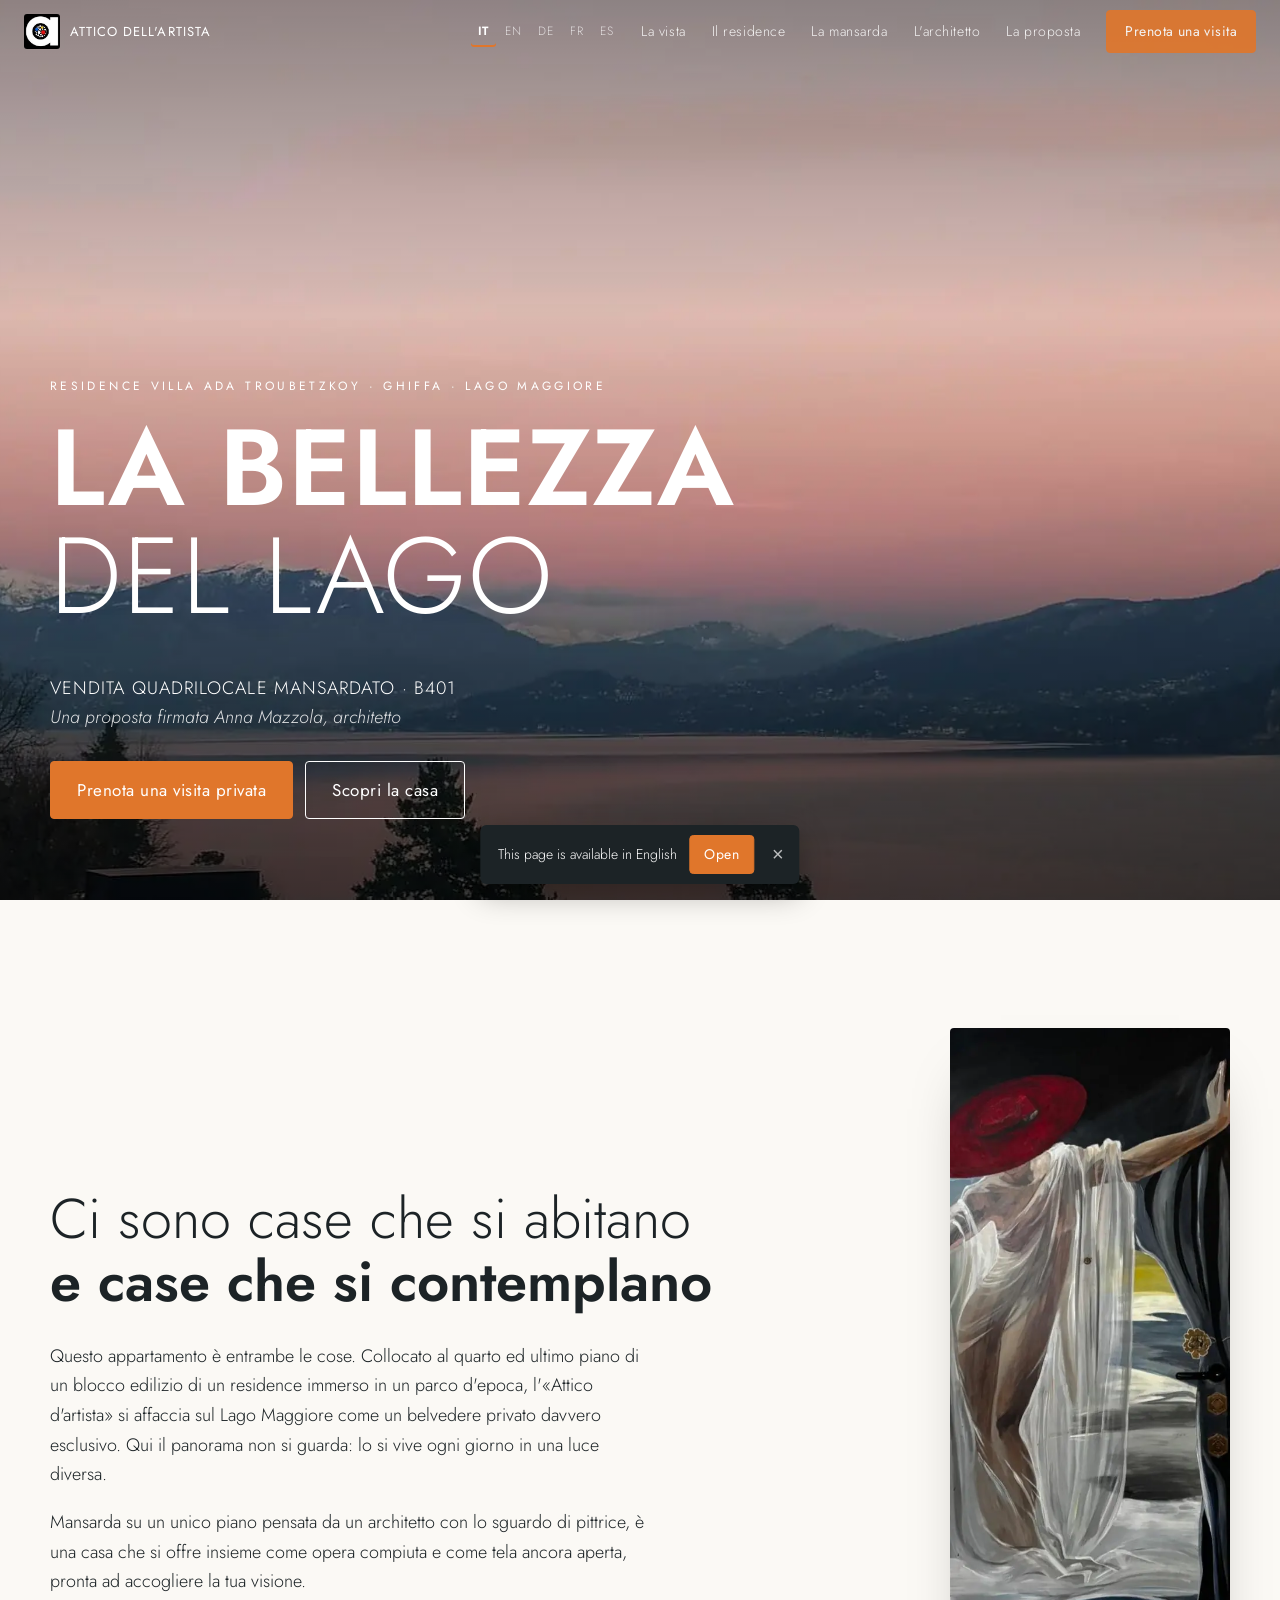
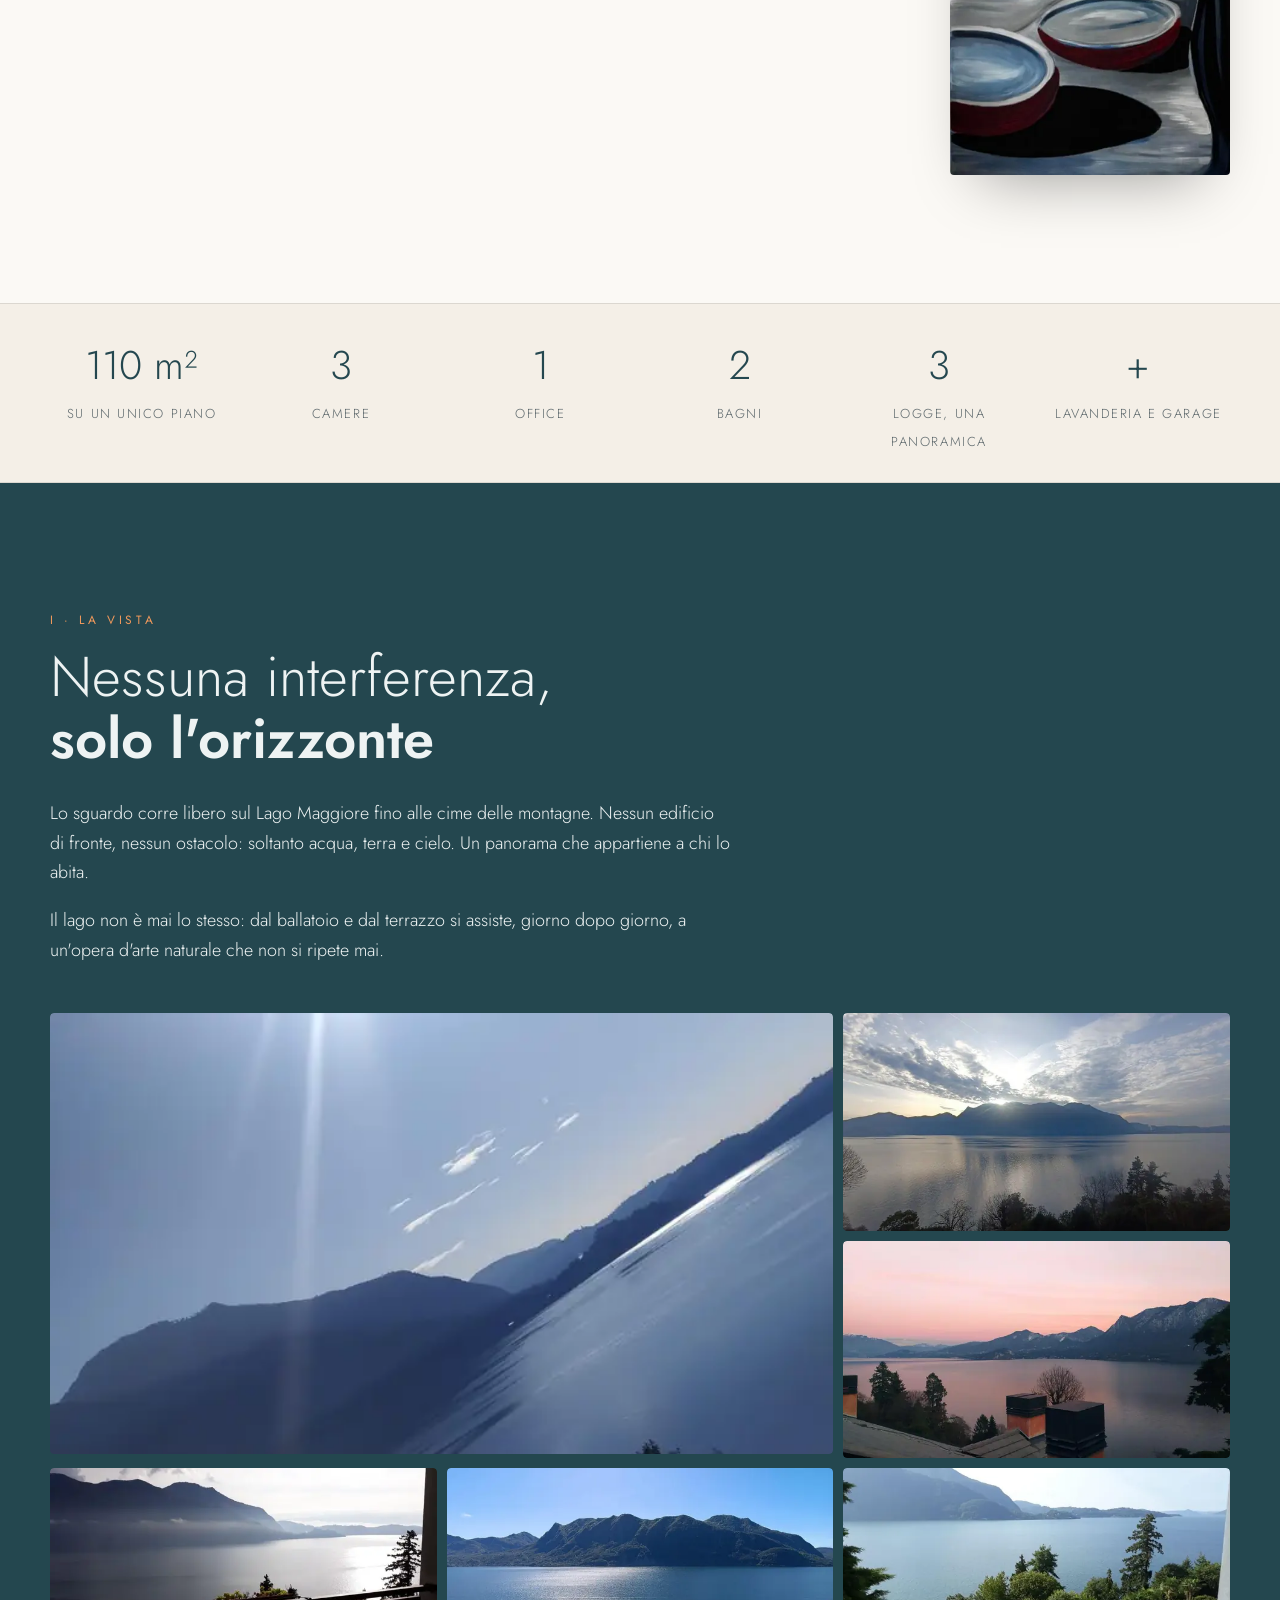
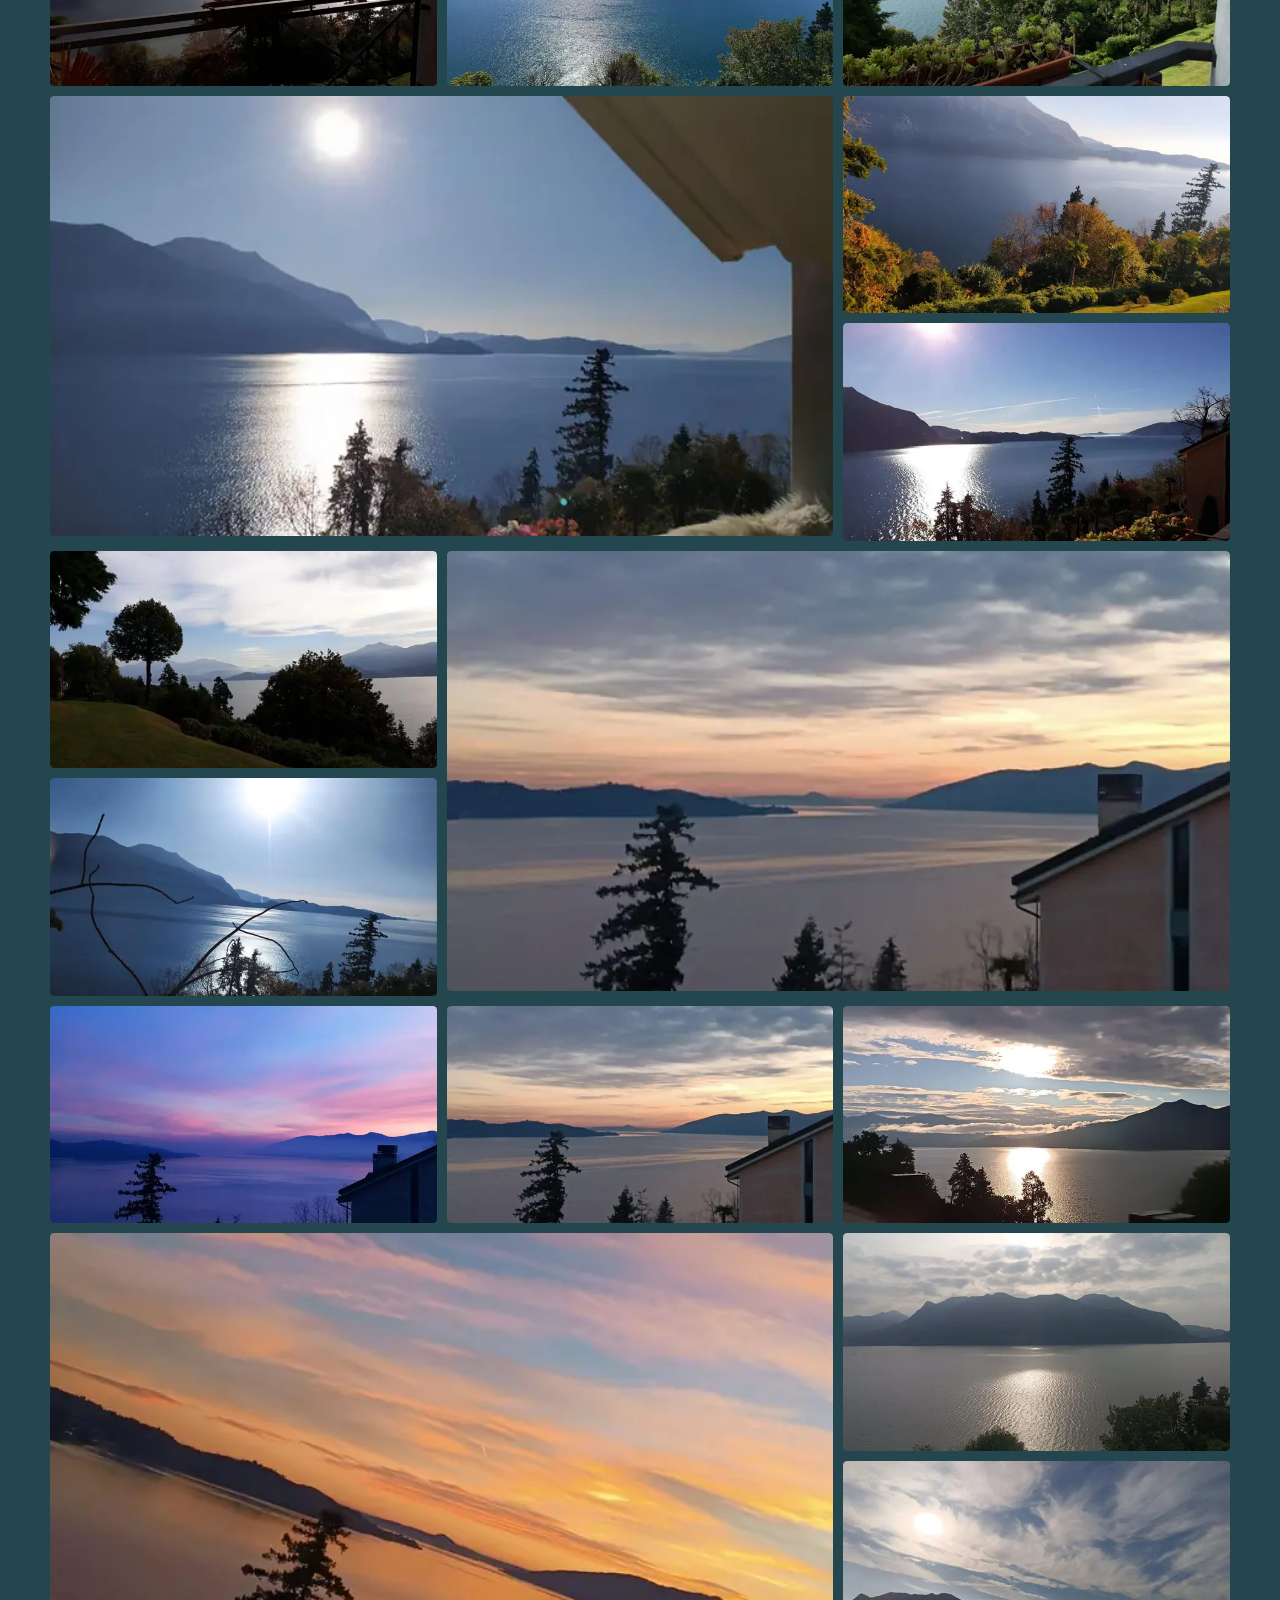
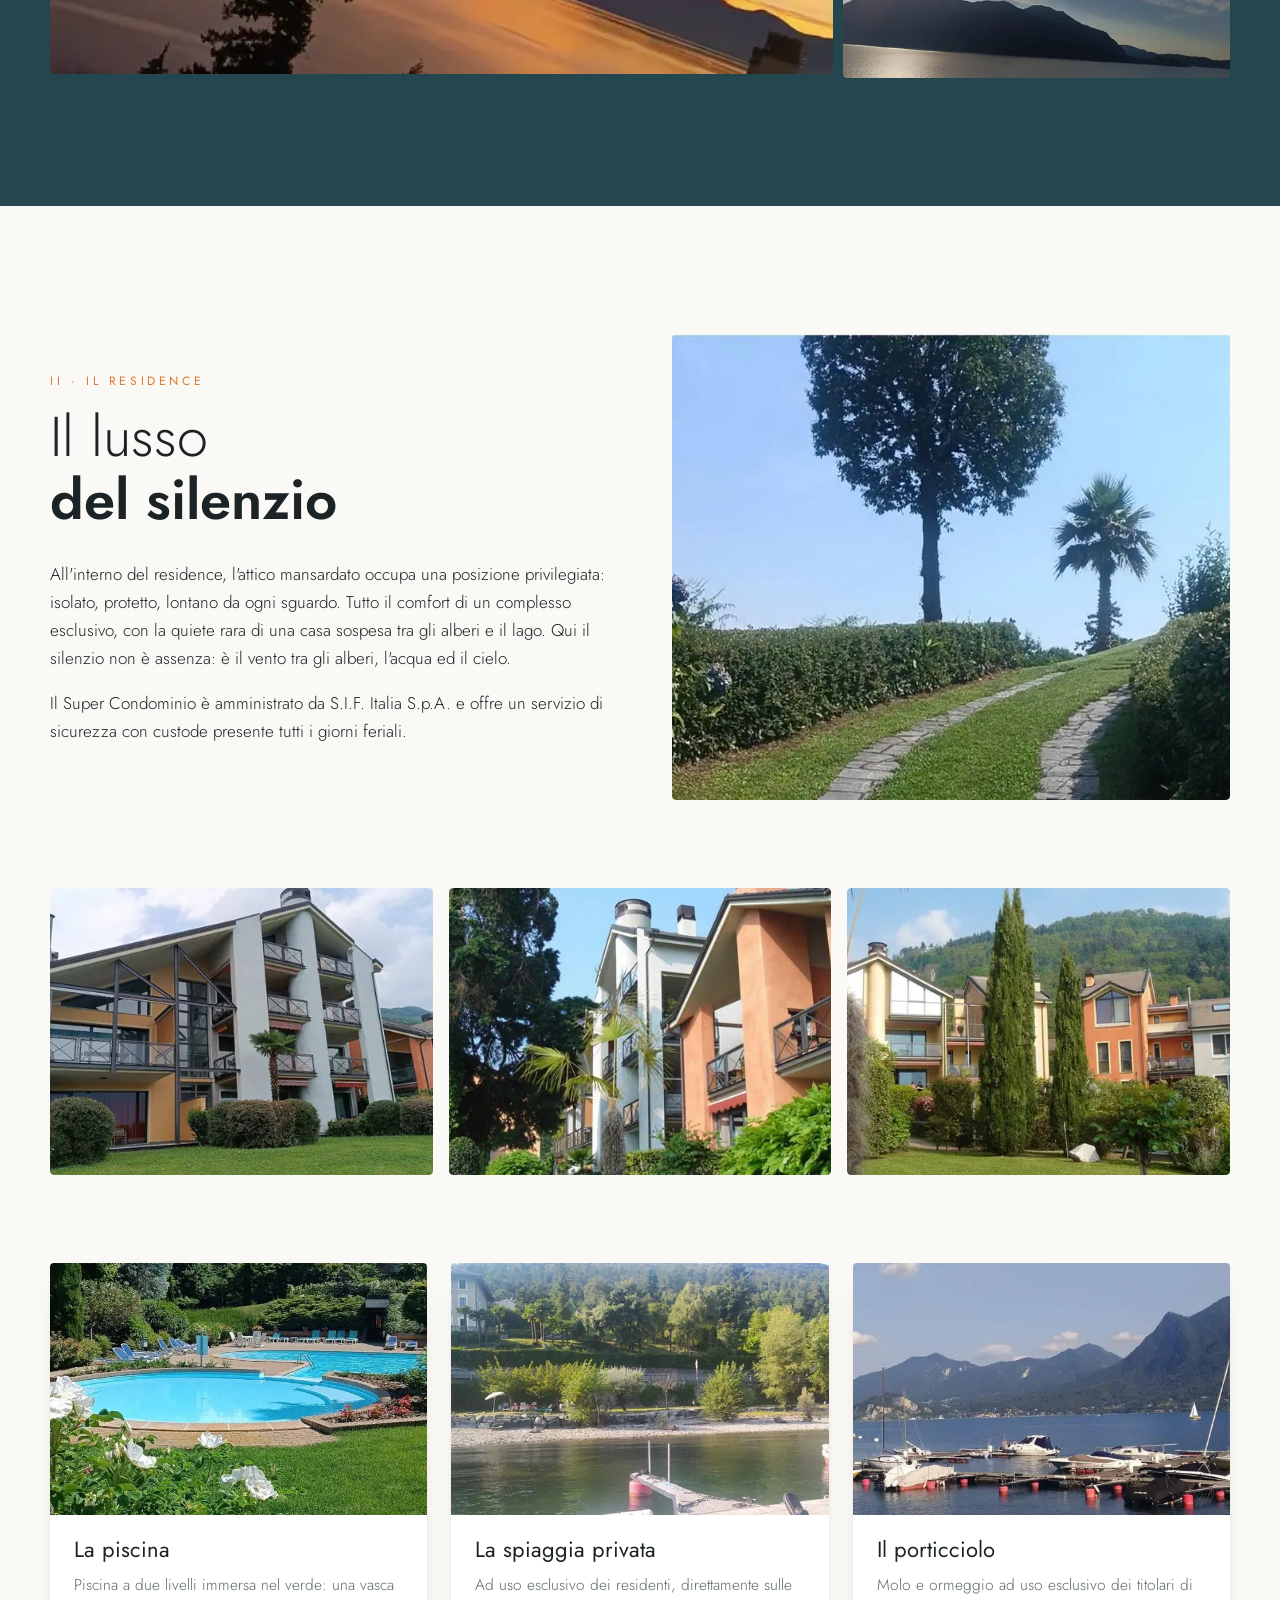
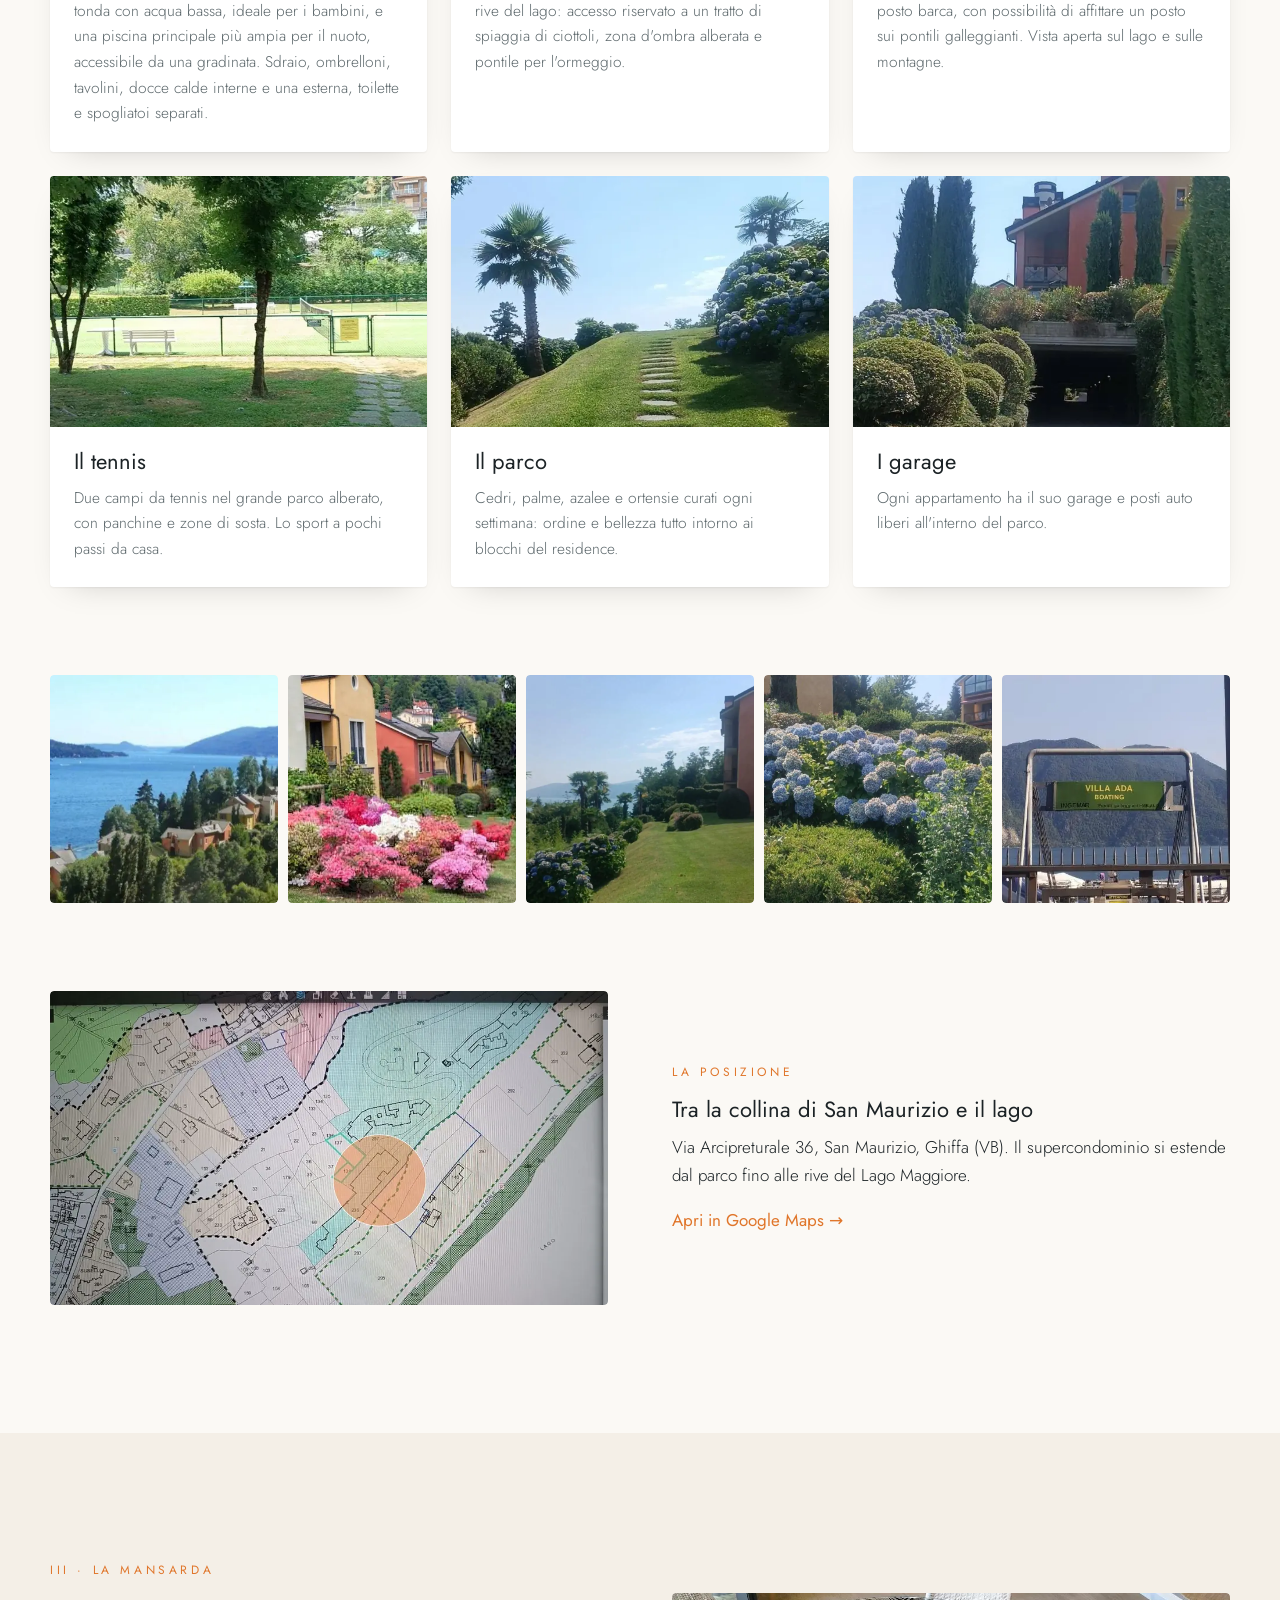
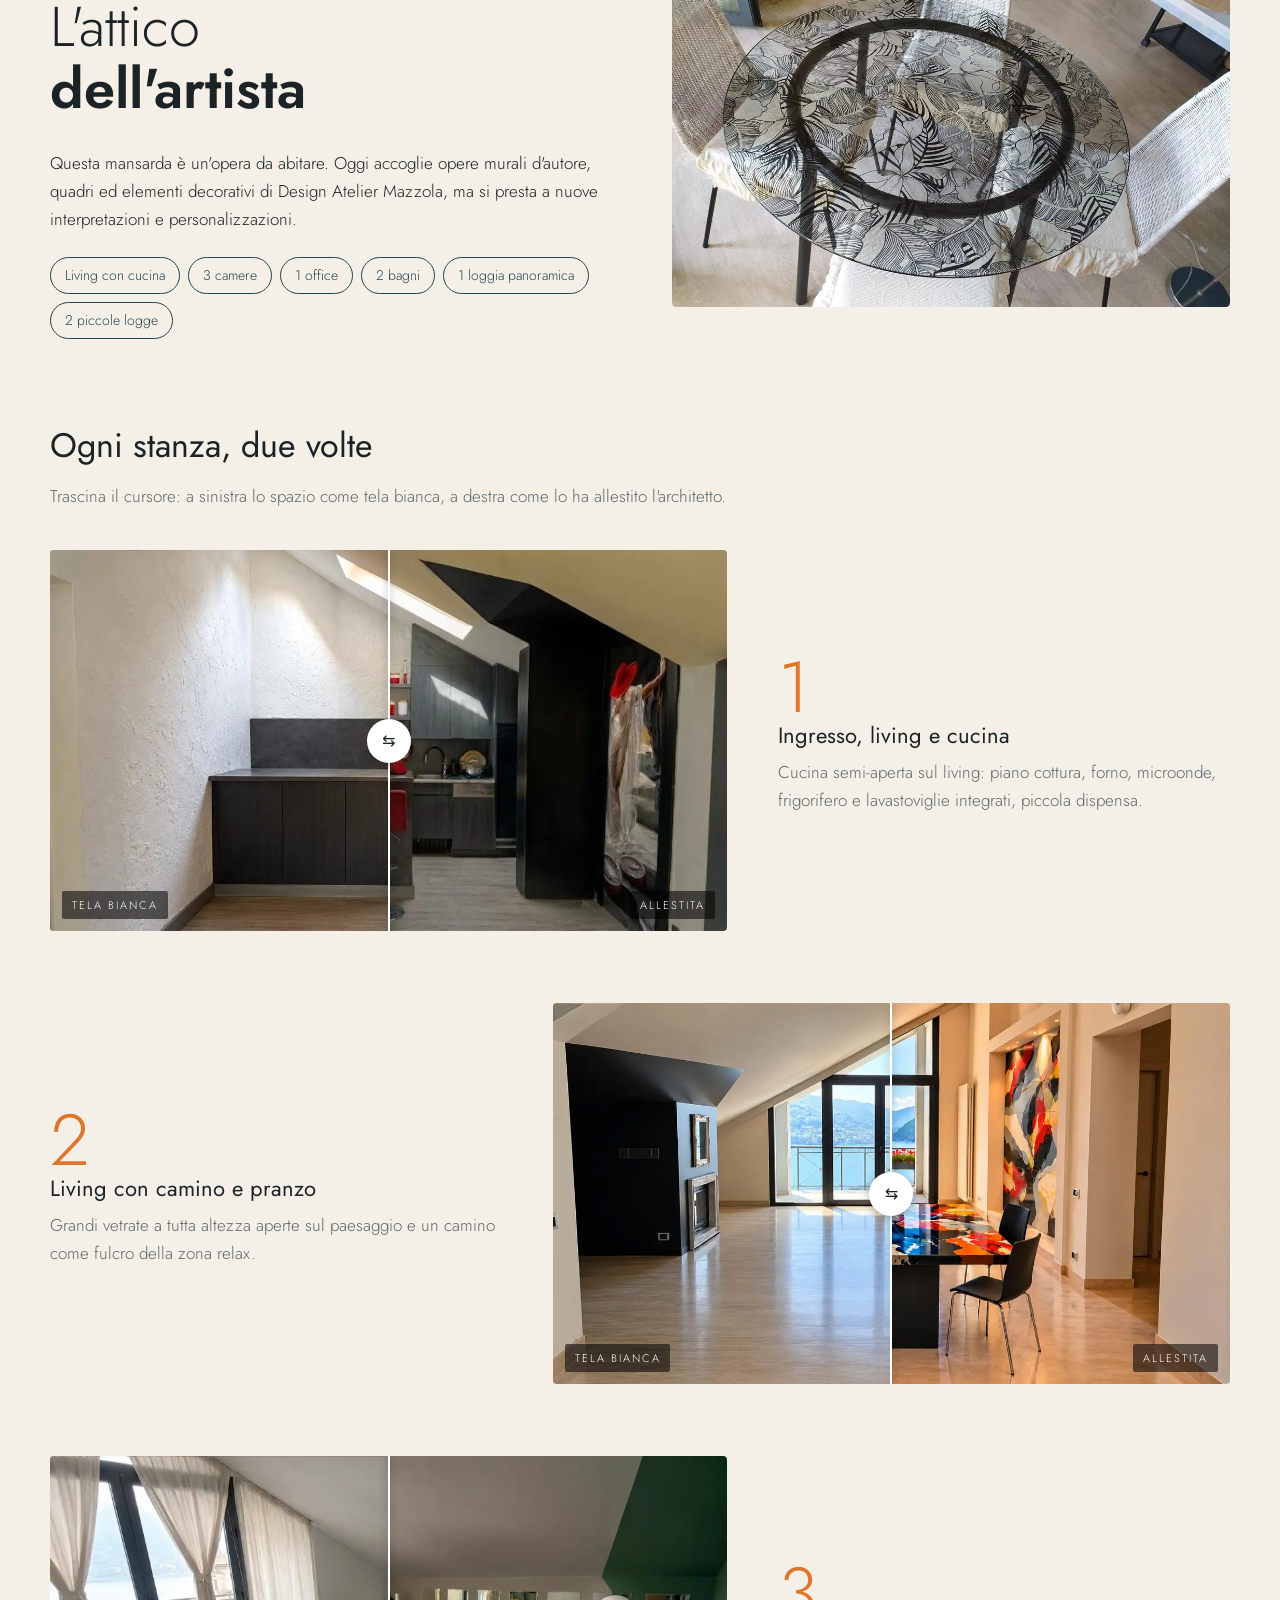
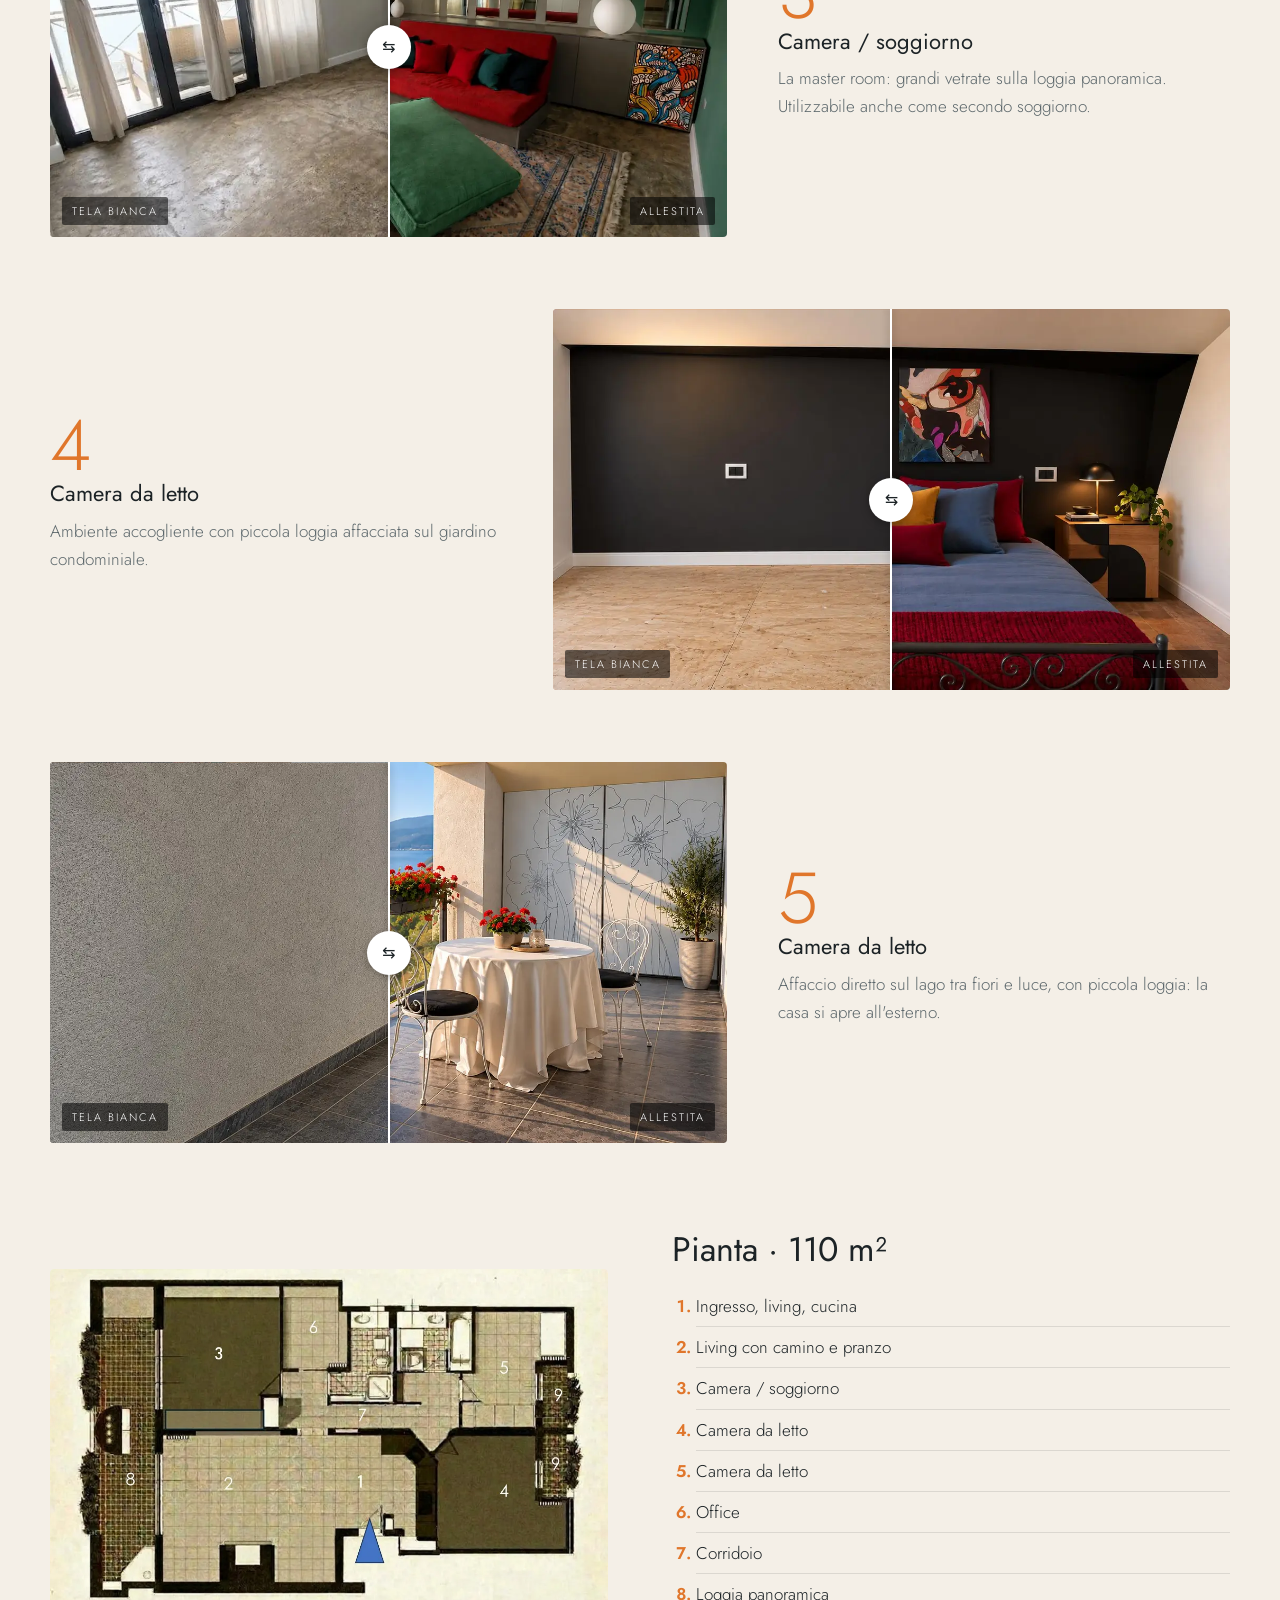
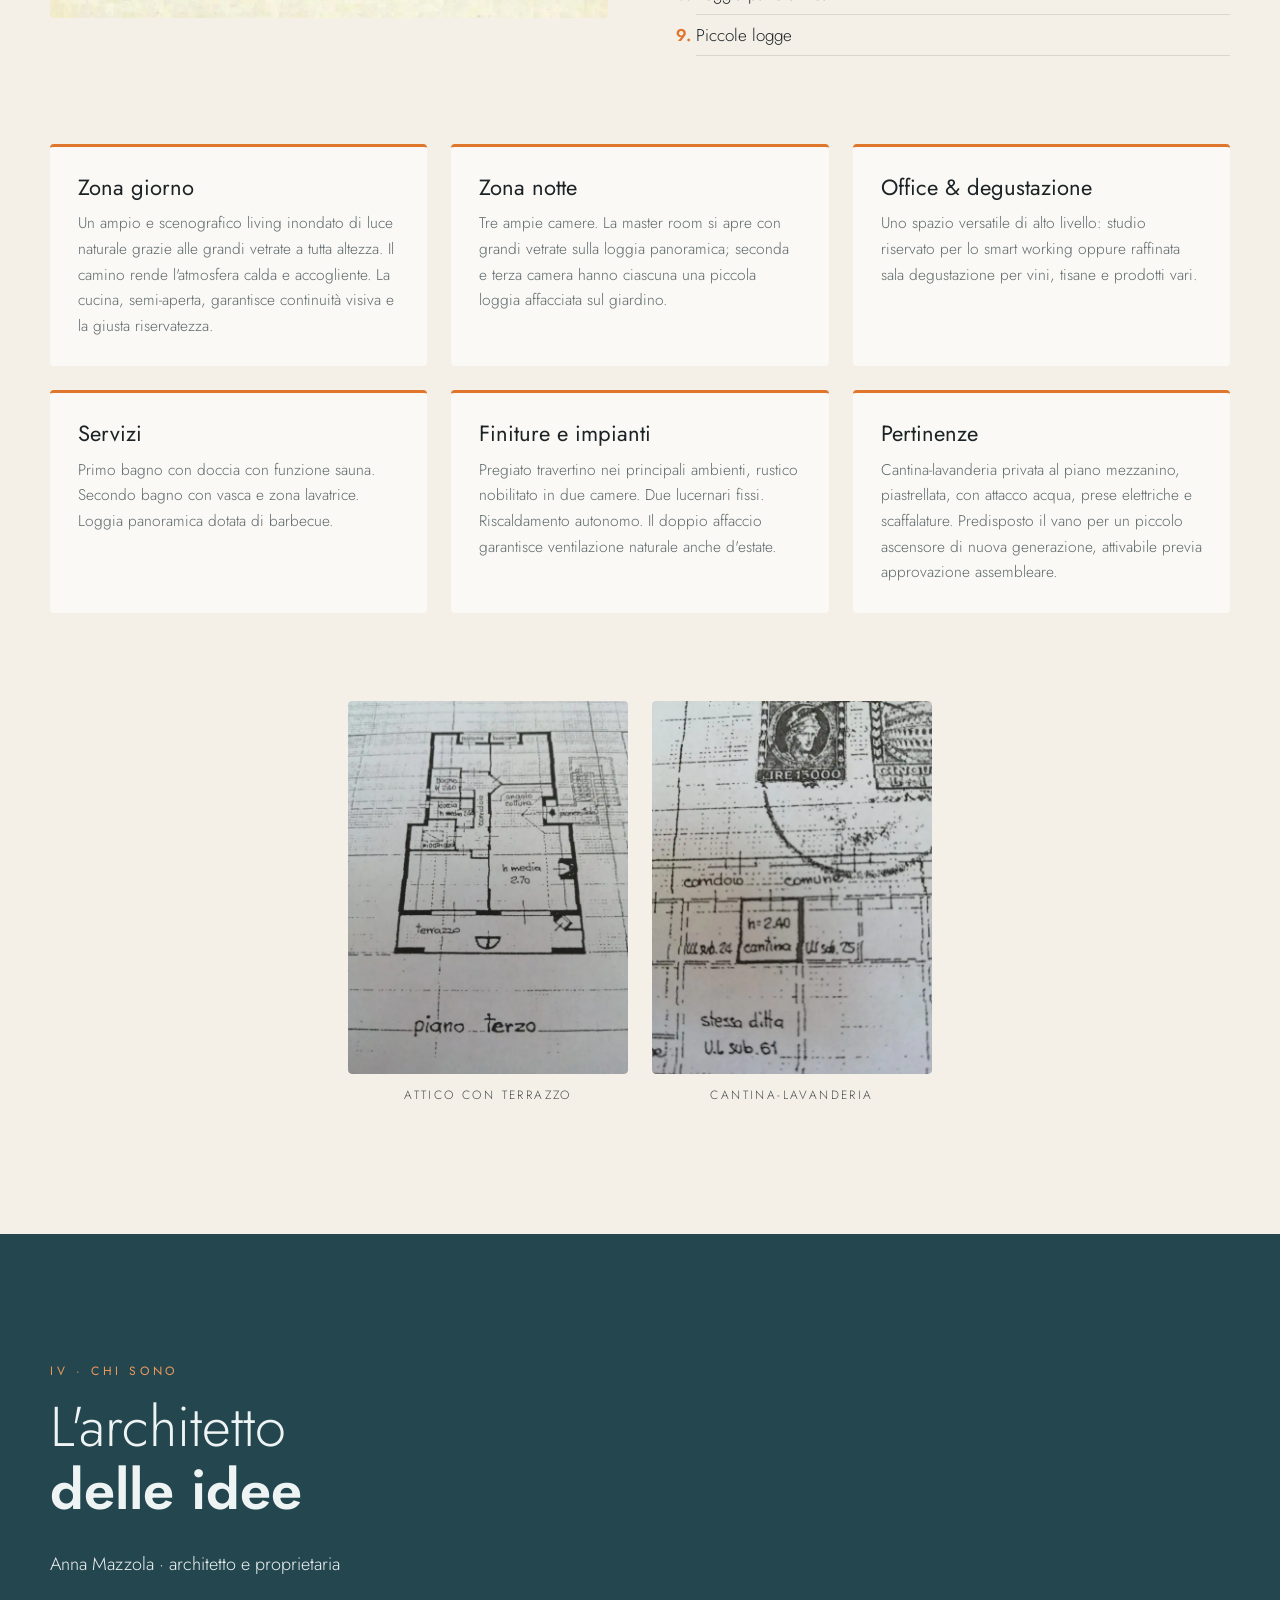
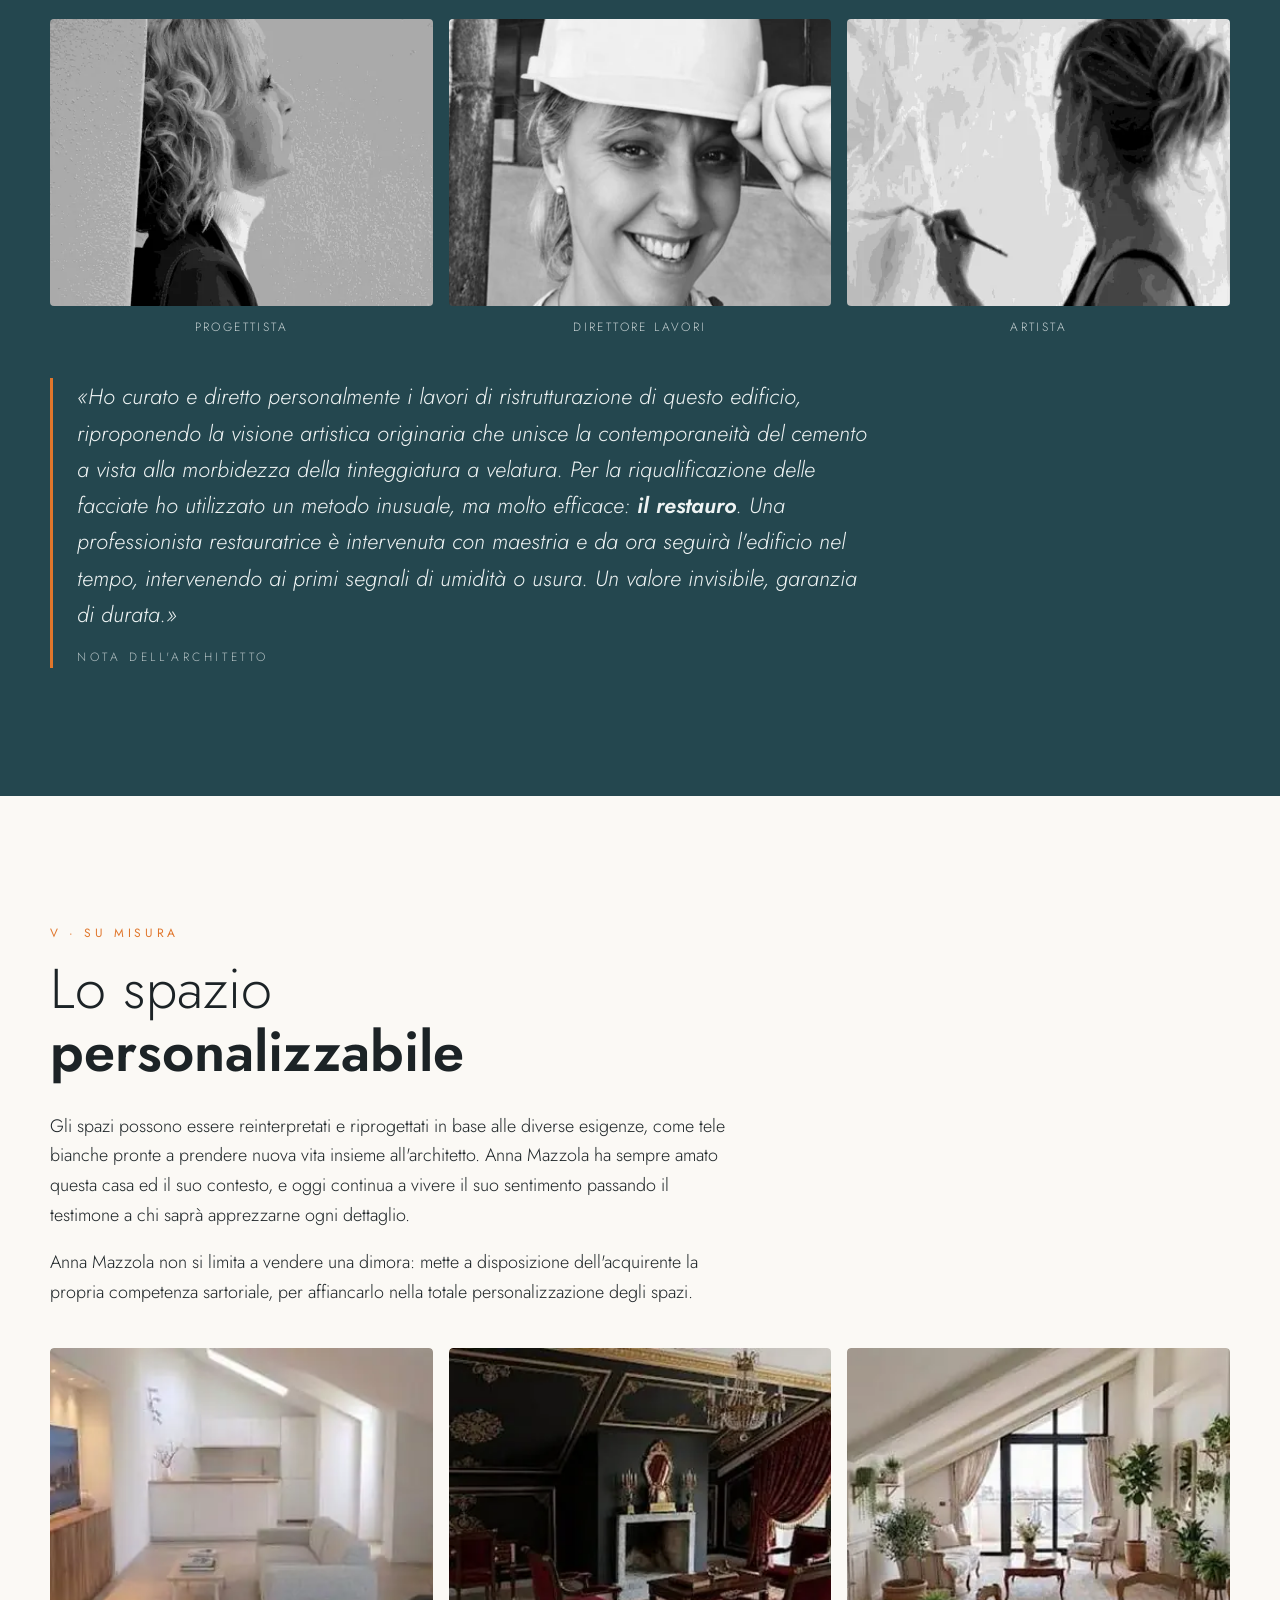
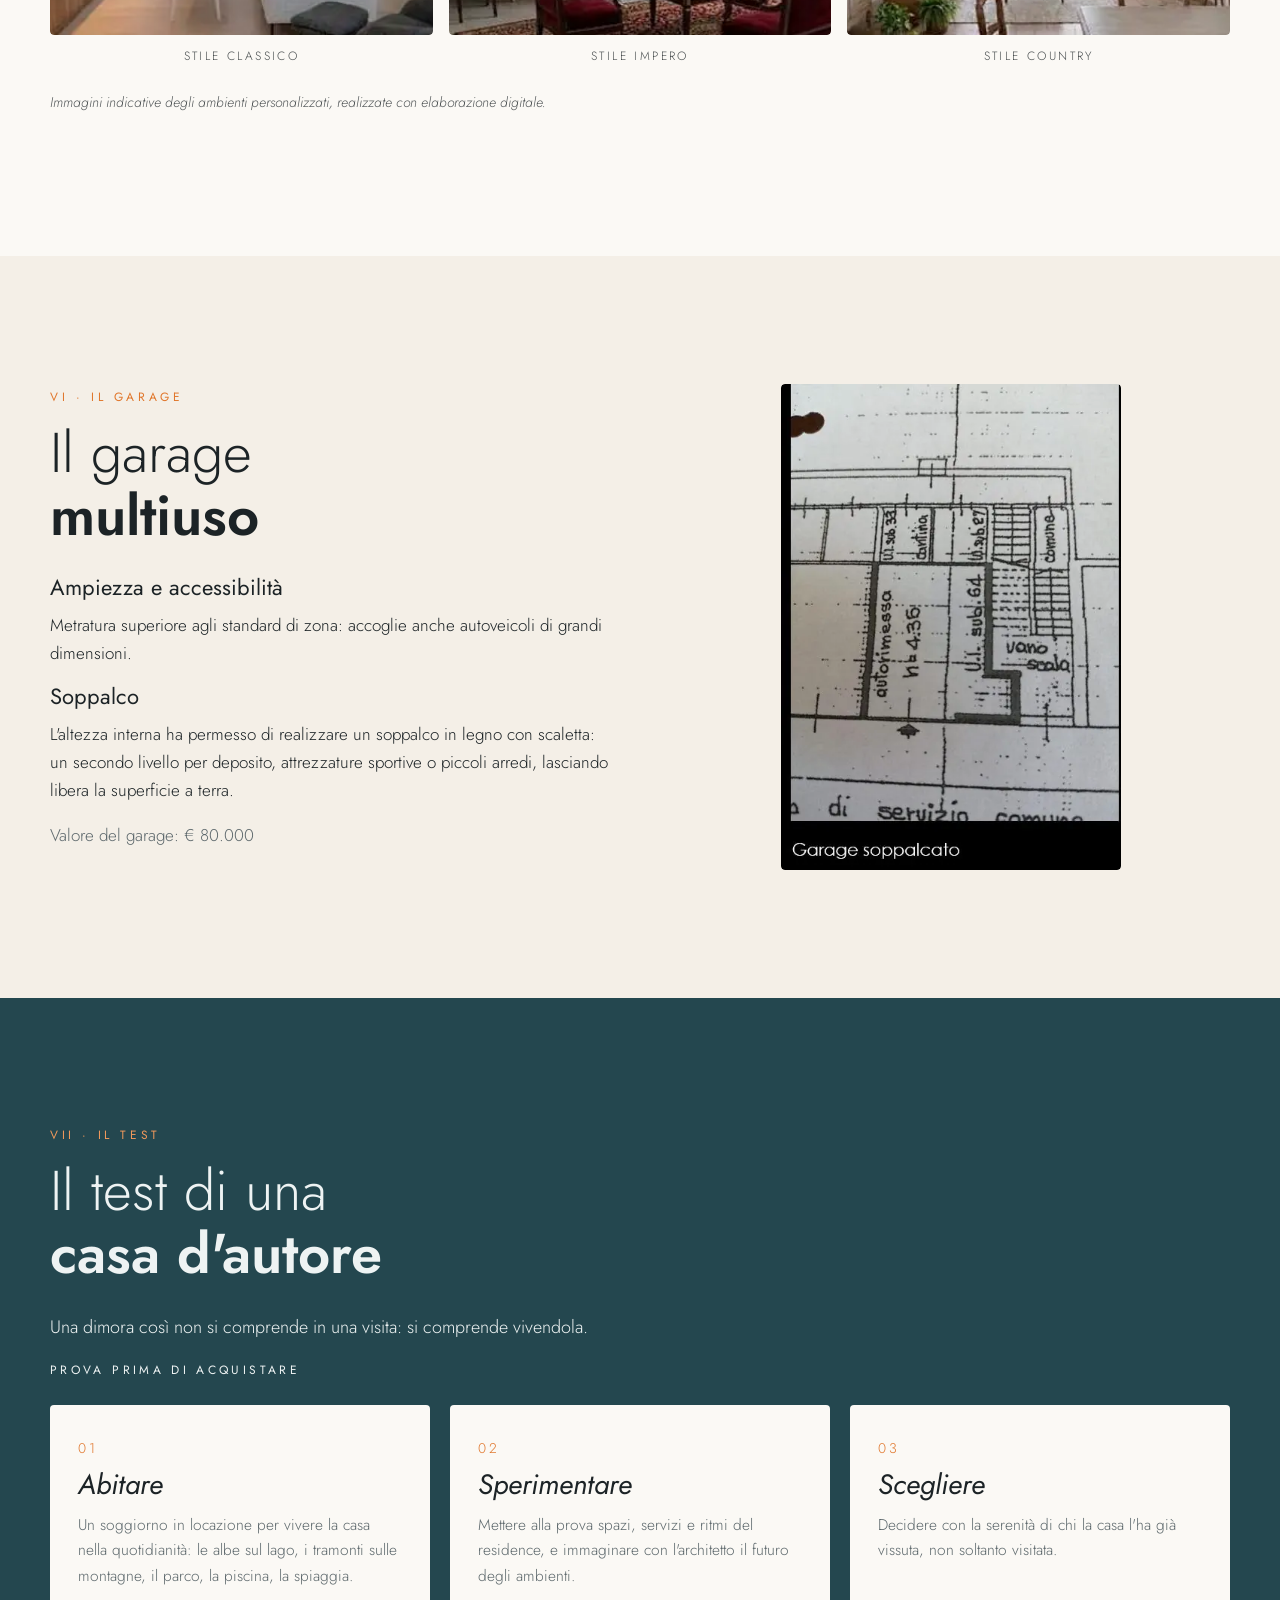
<file: index.html>
<!doctype html>
<html lang="it">
<head>
<meta charset="utf-8">
<meta name="viewport" content="width=device-width, initial-scale=1">
<title>L&#x27;Attico dell&#x27;Artista · Ghiffa, Lago Maggiore · In vendita</title>
<meta name="description" content="In vendita attico mansardato vista lago di 110 m² nel Residence Villa Ada Troubetzkoy a Ghiffa (VB): 3 camere, office, 2 bagni, loggia panoramica, garage. Piscina, spiaggia privata, porticciolo e tennis.">
<meta name="theme-color" content="#24474f">
<link rel="canonical" href="https://villaada-b401.com/">
<link rel="alternate" hreflang="it" href="https://villaada-b401.com/">
<link rel="alternate" hreflang="en" href="https://villaada-b401.com/en/">
<link rel="alternate" hreflang="de" href="https://villaada-b401.com/de/">
<link rel="alternate" hreflang="fr" href="https://villaada-b401.com/fr/">
<link rel="alternate" hreflang="es" href="https://villaada-b401.com/es/">
<link rel="alternate" hreflang="x-default" href="https://villaada-b401.com/">
<link rel="icon" href="img/favicon.png" type="image/png">
<link rel="apple-touch-icon" href="img/apple-touch-icon.png">
<meta property="og:type" content="website">
<meta property="og:title" content="L&#x27;Attico dell&#x27;Artista · Lago Maggiore">
<meta property="og:description" content="Quadrilocale mansardato vista lago, 110 m², Residence Villa Ada Troubetzkoy, Ghiffa. Una proposta di Anna Mazzola, architetto.">
<meta property="og:image" content="https://villaada-b401.com/img/og-it.jpg">
<meta property="og:image:type" content="image/jpeg">
<meta property="og:image:width" content="1200">
<meta property="og:image:height" content="630">
<meta property="og:image:alt" content="L&#x27;Attico dell&#x27;Artista · Lago Maggiore">
<meta property="og:site_name" content="Attico dell'Artista">
<meta name="twitter:card" content="summary_large_image">
<meta name="twitter:title" content="L&#x27;Attico dell&#x27;Artista · Lago Maggiore">
<meta name="twitter:description" content="Quadrilocale mansardato vista lago, 110 m², Residence Villa Ada Troubetzkoy, Ghiffa. Una proposta di Anna Mazzola, architetto.">
<meta name="twitter:image" content="https://villaada-b401.com/img/og-it.jpg">
<meta property="og:url" content="https://villaada-b401.com/">
<meta property="og:locale" content="it_IT">
<meta property="og:locale:alternate" content="en_GB"><meta property="og:locale:alternate" content="de_DE"><meta property="og:locale:alternate" content="fr_FR"><meta property="og:locale:alternate" content="es_ES">
<link rel="preload" as="image" href="img/hero-960.webp" imagesrcset="img/hero-960.webp 960w, img/hero-1598.webp 1598w" imagesizes="100vw" fetchpriority="high">
<link rel="preconnect" href="https://fonts.googleapis.com">
<link rel="preconnect" href="https://fonts.gstatic.com" crossorigin>
<link href="https://fonts.googleapis.com/css2?family=Jost:wght@300;400;600&display=swap" rel="stylesheet">
<link rel="stylesheet" href="style.css">
<script type="application/ld+json">{"@context": "https://schema.org", "@type": "RealEstateListing", "inLanguage": "it", "name": "L'Attico dell'Artista – Quadrilocale mansardato B401", "description": "Attico mansardato vista lago di 110 m² con lavanderia e garage nel Residence Villa Ada Troubetzkoy.", "url": "https://villaada-b401.com/", "image": "https://villaada-b401.com/img/og-it.jpg", "offers": {"@type": "Offer", "price": 730000, "priceCurrency": "EUR", "availability": "https://schema.org/InStock"}, "itemOffered": {"@type": "Apartment", "numberOfRooms": 4, "numberOfBedrooms": 3, "numberOfBathroomsTotal": 2, "floorSize": {"@type": "QuantitativeValue", "value": 110, "unitCode": "MTK"}, "address": {"@type": "PostalAddress", "streetAddress": "Via Arcipreturale 36", "addressLocality": "Ghiffa", "addressRegion": "VB", "postalCode": "28823", "addressCountry": "IT"}}, "seller": {"@type": "Person", "name": "Anna Mazzola", "telephone": "+393355858642", "email": "ateliermazzola@gmail.com", "url": "https://www.annamazzola.it"}}</script>
</head>
<body>
<a class="skip" href="#main">Vai al contenuto</a>
<header class="nav" id="top">
  <a class="brand" href="#top" aria-label="Inizio"><img src="img/logo-125.webp" width="36" height="36" alt=""><span>Attico dell'Artista</span></a>
  <div class="langs" role="navigation" aria-label="Lingua"><a href="./" hreflang="it" lang="it" title="Italiano" aria-current="true">IT</a><a href="en/" hreflang="en" lang="en" title="English" data-s="This page is available in English" data-go="Open">EN</a><a href="de/" hreflang="de" lang="de" title="Deutsch" data-s="Diese Seite ist auf Deutsch verfügbar" data-go="Öffnen">DE</a><a href="fr/" hreflang="fr" lang="fr" title="Français" data-s="Cette page est disponible en français" data-go="Ouvrir">FR</a><a href="es/" hreflang="es" lang="es" title="Español" data-s="Esta página está disponible en español" data-go="Abrir">ES</a></div>
  <button class="burger" aria-label="Apri menu" aria-expanded="false" aria-controls="menu"><span></span><span></span></button>
  <nav id="menu">
    <a href="#vista">La vista</a><a href="#residence">Il residence</a><a href="#mansarda">La mansarda</a><a href="#architetto">L'architetto</a><a href="#proposta">La proposta</a><a href="#contatti" class="btn btn-s">Prenota una visita</a>
  </nav>
</header>

<main id="main">
<section class="hero">
  <img class="hero-bg" src="img/hero-960.webp" srcset="img/hero-960.webp 960w, img/hero-1598.webp 1598w" sizes="100vw" width="1598" height="899" alt="Alba rosa sul Lago Maggiore vista dall&#x27;attico" fetchpriority="high">
  <div class="hero-c wrap">
    <p class="kicker">Residence Villa Ada Troubetzkoy · Ghiffa · Lago Maggiore</p>
    <h1><strong>La bellezza</strong><br>del lago</h1>
    <p class="hero-sub">Vendita quadrilocale mansardato · B401<br><em>Una proposta firmata Anna Mazzola, architetto</em></p>
    <div class="hero-cta"><a href="#contatti" class="btn">Prenota una visita privata</a><a href="#vista" class="btn btn-ghost">Scopri la casa</a></div>
  </div>
</section>

<section class="intro wrap">
  <div class="intro-t">
    <h2 class="h-lite">Ci sono case che si abitano<br><strong>e case che si contemplano</strong></h2>
    <p>Questo appartamento è entrambe le cose. Collocato al quarto ed ultimo piano di un blocco edilizio di un residence immerso in un parco d'epoca, l'«Attico d'artista» si affaccia sul Lago Maggiore come un belvedere privato davvero esclusivo. Qui il panorama non si guarda: lo si vive ogni giorno in una luce diversa.</p>
    <p>Mansarda su un unico piano pensata da un architetto con lo sguardo di pittrice, è una casa che si offre insieme come opera compiuta e come tela ancora aperta, pronta ad accogliere la tua visione.</p>
  </div>
  <figure class="intro-art"><img src="img/intro-art-480.webp" srcset="img/intro-art-480.webp 480w" sizes="(max-width: 800px) 60vw, 300px" width="480" height="1281" alt="Opera d&#x27;arte nell&#x27;attico" loading="lazy" decoding="async"></figure>
</section>

<section class="facts" aria-label="In sintesi">
  <ul class="wrap">
    <li><b>110 m²</b><span>su un unico piano</span></li>
    <li><b>3</b><span>camere</span></li>
    <li><b>1</b><span>office</span></li>
    <li><b>2</b><span>bagni</span></li>
    <li><b>3</b><span>logge, una panoramica</span></li>
    <li><b>+</b><span>lavanderia e garage</span></li>
  </ul>
</section>

<section id="vista" class="sec dark">
  <div class="wrap">
    <p class="eyebrow">I · La vista</p>
    <h2 class="h-lite">Nessuna interferenza,<br><strong>solo l'orizzonte</strong></h2>
    <p class="lead">Lo sguardo corre libero sul Lago Maggiore fino alle cime delle montagne. Nessun edificio di fronte, nessun ostacolo: soltanto acqua, terra e cielo. Un panorama che appartiene a chi lo abita.</p>
    <p class="lead">Il lago non è mai lo stesso: dal ballatoio e dal terrazzo si assiste, giorno dopo giorno, a un'opera d'arte naturale che non si ripete mai.</p>
    <div class="gallery"><figure class="g-item wide"><a href="img/vista-01-1280.webp" class="lb" data-cap="Raggi di sole sul lago"><img src="img/vista-01-640.webp" srcset="img/vista-01-640.webp 640w, img/vista-01-1280.webp 1280w" sizes="(max-width: 700px) 100vw, 33vw" width="1280" height="719" alt="Raggi di sole sul lago" loading="lazy" decoding="async"></a></figure><figure class="g-item"><a href="img/vista-02-1280.webp" class="lb" data-cap="Nuvole e riflessi sul Lago Maggiore"><img src="img/vista-02-640.webp" srcset="img/vista-02-640.webp 640w, img/vista-02-1280.webp 1280w" sizes="(max-width: 700px) 100vw, 33vw" width="1280" height="720" alt="Nuvole e riflessi sul Lago Maggiore" loading="lazy" decoding="async"></a></figure><figure class="g-item"><a href="img/vista-03-971.webp" class="lb" data-cap="Alba rosa sulle montagne"><img src="img/vista-03-640.webp" srcset="img/vista-03-640.webp 640w, img/vista-03-971.webp 971w" sizes="(max-width: 700px) 100vw, 33vw" width="971" height="546" alt="Alba rosa sulle montagne" loading="lazy" decoding="async"></a></figure><figure class="g-item"><a href="img/vista-04-971.webp" class="lb" data-cap="Controluce dal ballatoio"><img src="img/vista-04-640.webp" srcset="img/vista-04-640.webp 640w, img/vista-04-971.webp 971w" sizes="(max-width: 700px) 100vw, 33vw" width="971" height="546" alt="Controluce dal ballatoio" loading="lazy" decoding="async"></a></figure><figure class="g-item"><a href="img/vista-05-1007.webp" class="lb" data-cap="Cielo terso sul lago"><img src="img/vista-05-640.webp" srcset="img/vista-05-640.webp 640w, img/vista-05-1007.webp 1007w" sizes="(max-width: 700px) 100vw, 33vw" width="1007" height="567" alt="Cielo terso sul lago" loading="lazy" decoding="async"></a></figure><figure class="g-item wide"><a href="img/vista-06-1280.webp" class="lb" data-cap="Sole d&#x27;inverno dal terrazzo"><img src="img/vista-06-640.webp" srcset="img/vista-06-640.webp 640w, img/vista-06-1280.webp 1280w" sizes="(max-width: 700px) 100vw, 33vw" width="1280" height="719" alt="Sole d&#x27;inverno dal terrazzo" loading="lazy" decoding="async"></a></figure><figure class="g-item"><a href="img/vista-07-1008.webp" class="lb" data-cap="Il lago tra la vegetazione"><img src="img/vista-07-640.webp" srcset="img/vista-07-640.webp 640w, img/vista-07-1008.webp 1008w" sizes="(max-width: 700px) 100vw, 33vw" width="1008" height="567" alt="Il lago tra la vegetazione" loading="lazy" decoding="async"></a></figure><figure class="g-item"><a href="img/vista-08-1280.webp" class="lb" data-cap="Autunno sul lago"><img src="img/vista-08-640.webp" srcset="img/vista-08-640.webp 640w, img/vista-08-1280.webp 1280w" sizes="(max-width: 700px) 100vw, 33vw" width="1280" height="719" alt="Autunno sul lago" loading="lazy" decoding="async"></a></figure><figure class="g-item"><a href="img/vista-09-1280.webp" class="lb" data-cap="Scia di luce sull&#x27;acqua"><img src="img/vista-09-640.webp" srcset="img/vista-09-640.webp 640w, img/vista-09-1280.webp 1280w" sizes="(max-width: 700px) 100vw, 33vw" width="1280" height="720" alt="Scia di luce sull&#x27;acqua" loading="lazy" decoding="async"></a></figure><figure class="g-item"><a href="img/vista-10-756.webp" class="lb" data-cap="Silhouette di alberi sul lago"><img src="img/vista-10-640.webp" srcset="img/vista-10-640.webp 640w, img/vista-10-756.webp 756w" sizes="(max-width: 700px) 100vw, 33vw" width="756" height="427" alt="Silhouette di alberi sul lago" loading="lazy" decoding="async"></a></figure><figure class="g-item wide"><a href="img/vista-11-1280.webp" class="lb" data-cap="Tramonto sul lago"><img src="img/vista-11-640.webp" srcset="img/vista-11-640.webp 640w, img/vista-11-1280.webp 1280w" sizes="(max-width: 700px) 100vw, 33vw" width="1280" height="721" alt="Tramonto sul lago" loading="lazy" decoding="async"></a></figure><figure class="g-item"><a href="img/vista-12-1007.webp" class="lb" data-cap="Sole tra i rami"><img src="img/vista-12-640.webp" srcset="img/vista-12-640.webp 640w, img/vista-12-1007.webp 1007w" sizes="(max-width: 700px) 100vw, 33vw" width="1007" height="570" alt="Sole tra i rami" loading="lazy" decoding="async"></a></figure><figure class="g-item"><a href="img/vista-13-1280.webp" class="lb" data-cap="Crepuscolo viola"><img src="img/vista-13-640.webp" srcset="img/vista-13-640.webp 640w, img/vista-13-1280.webp 1280w" sizes="(max-width: 700px) 100vw, 33vw" width="1280" height="719" alt="Crepuscolo viola" loading="lazy" decoding="async"></a></figure><figure class="g-item"><a href="img/vista-14-1106.webp" class="lb" data-cap="Nuvole al tramonto"><img src="img/vista-14-640.webp" srcset="img/vista-14-640.webp 640w, img/vista-14-1106.webp 1106w" sizes="(max-width: 700px) 100vw, 33vw" width="1106" height="622" alt="Nuvole al tramonto" loading="lazy" decoding="async"></a></figure><figure class="g-item"><a href="img/vista-15-1280.webp" class="lb" data-cap="Sole basso sulle montagne"><img src="img/vista-15-640.webp" srcset="img/vista-15-640.webp 640w, img/vista-15-1280.webp 1280w" sizes="(max-width: 700px) 100vw, 33vw" width="1280" height="722" alt="Sole basso sulle montagne" loading="lazy" decoding="async"></a></figure><figure class="g-item wide"><a href="img/vista-16-1019.webp" class="lb" data-cap="Cielo infuocato"><img src="img/vista-16-640.webp" srcset="img/vista-16-640.webp 640w, img/vista-16-1019.webp 1019w" sizes="(max-width: 700px) 100vw, 33vw" width="1019" height="570" alt="Cielo infuocato" loading="lazy" decoding="async"></a></figure><figure class="g-item"><a href="img/vista-17-1280.webp" class="lb" data-cap="Luce argentata"><img src="img/vista-17-640.webp" srcset="img/vista-17-640.webp 640w, img/vista-17-1280.webp 1280w" sizes="(max-width: 700px) 100vw, 33vw" width="1280" height="722" alt="Luce argentata" loading="lazy" decoding="async"></a></figure><figure class="g-item"><a href="img/vista-18-1019.webp" class="lb" data-cap="Cielo velato"><img src="img/vista-18-640.webp" srcset="img/vista-18-640.webp 640w, img/vista-18-1019.webp 1019w" sizes="(max-width: 700px) 100vw, 33vw" width="1019" height="574" alt="Cielo velato" loading="lazy" decoding="async"></a></figure></div>
  </div>
</section>

<section id="residence" class="sec">
  <div class="wrap split">
    <div>
      <p class="eyebrow">II · Il residence</p>
      <h2 class="h-lite">Il lusso<br><strong>del silenzio</strong></h2>
      <p>All'interno del residence, l'attico mansardato occupa una posizione privilegiata: isolato, protetto, lontano da ogni sguardo. Tutto il comfort di un complesso esclusivo, con la quiete rara di una casa sospesa tra gli alberi e il lago. Qui il silenzio non è assenza: è il vento tra gli alberi, l'acqua ed il cielo.</p>
      <p>Il Super Condominio è amministrato da S.I.F. Italia S.p.A. e offre un servizio di sicurezza con custode presente tutti i giorni feriali.</p>
    </div>
    <figure><a href="img/silenzio-805.webp" class="lb" data-cap="Viale nel parco del residence"><img src="img/silenzio-805.webp" srcset="img/silenzio-805.webp 805w" sizes="(max-width: 800px) 100vw, 45vw" width="805" height="672" alt="Viale nel parco del residence" loading="lazy" decoding="async"></a></figure>
  </div>
  <div class="wrap trio">
    <figure><a href="img/edificio-1-1280.webp" class="lb" data-cap="Il blocco B con l&#x27;attico all&#x27;ultimo piano"><img src="img/edificio-1-640.webp" srcset="img/edificio-1-640.webp 640w, img/edificio-1-1280.webp 1280w" sizes="(max-width: 700px) 100vw, 33vw" width="1280" height="722" alt="Il blocco B con l&#x27;attico all&#x27;ultimo piano" loading="lazy" decoding="async"></a></figure>
    <figure><a href="img/edificio-2-1280.webp" class="lb" data-cap="Facciata del residence tra le palme"><img src="img/edificio-2-640.webp" srcset="img/edificio-2-640.webp 640w, img/edificio-2-1280.webp 1280w" sizes="(max-width: 700px) 100vw, 33vw" width="1280" height="720" alt="Facciata del residence tra le palme" loading="lazy" decoding="async"></a></figure>
    <figure><a href="img/edificio-3-1195.webp" class="lb" data-cap="Il residence nel verde della collina"><img src="img/edificio-3-640.webp" srcset="img/edificio-3-640.webp 640w, img/edificio-3-1195.webp 1195w" sizes="(max-width: 700px) 100vw, 33vw" width="1195" height="672" alt="Il residence nel verde della collina" loading="lazy" decoding="async"></a></figure>
  </div>
  <div class="wrap cards"><article class="card"><a href="img/piscina-634.webp" class="lb" data-cap="La piscina"><img src="img/piscina-634.webp" srcset="img/piscina-634.webp 634w" sizes="(max-width: 700px) 100vw, 33vw" width="634" height="1125" alt="La piscina" loading="lazy" decoding="async"></a><div class="card-b"><h3>La piscina</h3><p>Piscina a due livelli immersa nel verde: una vasca tonda con acqua bassa, ideale per i bambini, e una piscina principale più ampia per il nuoto, accessibile da una gradinata. Sdraio, ombrelloni, tavolini, docce calde interne e una esterna, toilette e spogliatoi separati.</p></div></article><article class="card"><a href="img/spiaggia-1280.webp" class="lb" data-cap="La spiaggia privata"><img src="img/spiaggia-640.webp" srcset="img/spiaggia-640.webp 640w, img/spiaggia-1280.webp 1280w" sizes="(max-width: 700px) 100vw, 33vw" width="1280" height="720" alt="La spiaggia privata" loading="lazy" decoding="async"></a><div class="card-b"><h3>La spiaggia privata</h3><p>Ad uso esclusivo dei residenti, direttamente sulle rive del lago: accesso riservato a un tratto di spiaggia di ciottoli, zona d'ombra alberata e pontile per l'ormeggio.</p></div></article><article class="card"><a href="img/porto-1280.webp" class="lb" data-cap="Il porticciolo"><img src="img/porto-640.webp" srcset="img/porto-640.webp 640w, img/porto-1280.webp 1280w" sizes="(max-width: 700px) 100vw, 33vw" width="1280" height="719" alt="Il porticciolo" loading="lazy" decoding="async"></a><div class="card-b"><h3>Il porticciolo</h3><p>Molo e ormeggio ad uso esclusivo dei titolari di posto barca, con possibilità di affittare un posto sui pontili galleggianti. Vista aperta sul lago e sulle montagne.</p></div></article><article class="card"><a href="img/tennis-1280.webp" class="lb" data-cap="Il tennis"><img src="img/tennis-640.webp" srcset="img/tennis-640.webp 640w, img/tennis-1280.webp 1280w" sizes="(max-width: 700px) 100vw, 33vw" width="1280" height="720" alt="Il tennis" loading="lazy" decoding="async"></a><div class="card-b"><h3>Il tennis</h3><p>Due campi da tennis nel grande parco alberato, con panchine e zone di sosta. Lo sport a pochi passi da casa.</p></div></article><article class="card"><a href="img/parco-1-1280.webp" class="lb" data-cap="Il parco"><img src="img/parco-1-640.webp" srcset="img/parco-1-640.webp 640w, img/parco-1-1280.webp 1280w" sizes="(max-width: 700px) 100vw, 33vw" width="1280" height="1000" alt="Il parco" loading="lazy" decoding="async"></a><div class="card-b"><h3>Il parco</h3><p>Cedri, palme, azalee e ortensie curati ogni settimana: ordine e bellezza tutto intorno ai blocchi del residence.</p></div></article><article class="card"><a href="img/garage-accesso-1067.webp" class="lb" data-cap="I garage"><img src="img/garage-accesso-640.webp" srcset="img/garage-accesso-640.webp 640w, img/garage-accesso-1067.webp 1067w" sizes="(max-width: 700px) 100vw, 33vw" width="1067" height="814" alt="I garage" loading="lazy" decoding="async"></a><div class="card-b"><h3>I garage</h3><p>Ogni appartamento ha il suo garage e posti auto liberi all'interno del parco.</p></div></article></div>
  <div class="wrap mini"><figure><a href="img/parco-2-712.webp" class="lb" data-cap="Vista sul lago dal parco"><img src="img/parco-2-712.webp" srcset="img/parco-2-712.webp 712w" sizes="(max-width: 700px) 50vw, 20vw" width="712" height="409" alt="Vista sul lago dal parco" loading="lazy" decoding="async"></a></figure><figure><a href="img/parco-4-1144.webp" class="lb" data-cap="Azalee in fiore"><img src="img/parco-4-640.webp" srcset="img/parco-4-640.webp 640w, img/parco-4-1144.webp 1144w" sizes="(max-width: 700px) 50vw, 20vw" width="1144" height="674" alt="Azalee in fiore" loading="lazy" decoding="async"></a></figure><figure><a href="img/parco-3-731.webp" class="lb" data-cap="Prato con vista lago"><img src="img/parco-3-731.webp" srcset="img/parco-3-731.webp 731w" sizes="(max-width: 700px) 50vw, 20vw" width="731" height="1125" alt="Prato con vista lago" loading="lazy" decoding="async"></a></figure><figure><a href="img/parco-5-708.webp" class="lb" data-cap="Ortensie nel parco"><img src="img/parco-5-708.webp" srcset="img/parco-5-708.webp 708w" sizes="(max-width: 700px) 50vw, 20vw" width="708" height="1125" alt="Ortensie nel parco" loading="lazy" decoding="async"></a></figure><figure><a href="img/pontile-707.webp" class="lb" data-cap="Ingresso al pontile Villa Ada"><img src="img/pontile-707.webp" srcset="img/pontile-707.webp 707w" sizes="(max-width: 700px) 50vw, 20vw" width="707" height="397" alt="Ingresso al pontile Villa Ada" loading="lazy" decoding="async"></a></figure></div>
  <div class="wrap split map">
    <figure><a href="img/mappa-1600.webp" class="lb" data-cap="Estratto cartografico: la residenza tra la collina di San Maurizio e il lago"><img src="img/mappa-960.webp" srcset="img/mappa-960.webp 960w, img/mappa-1600.webp 1600w" sizes="(max-width: 800px) 100vw, 60vw" width="1600" height="900" alt="Estratto cartografico: la residenza tra la collina di San Maurizio e il lago" loading="lazy" decoding="async"></a></figure>
    <div>
      <p class="eyebrow">La posizione</p>
      <h3>Tra la collina di San Maurizio e il lago</h3>
      <p>Via Arcipreturale 36, San Maurizio, Ghiffa (VB). Il supercondominio si estende dal parco fino alle rive del Lago Maggiore.</p>
      <a class="link" href="https://www.google.com/maps/search/?api=1&query=Via+Arcipreturale+36+Ghiffa+VB" target="_blank" rel="noopener">Apri in Google Maps →</a>
    </div>
  </div>
</section>

<section id="mansarda" class="sec cream">
  <div class="wrap split">
    <div>
      <p class="eyebrow">III · La mansarda</p>
      <h2 class="h-lite">L'attico<br><strong>dell'artista</strong></h2>
      <p>Questa mansarda è un'opera da abitare. Oggi accoglie opere murali d'autore, quadri ed elementi decorativi di Design Atelier Mazzola, ma si presta a nuove interpretazioni e personalizzazioni.</p>
      <ul class="tags"><li>Living con cucina</li><li>3 camere</li><li>1 office</li><li>2 bagni</li><li>1 loggia panoramica</li><li>2 piccole logge</li></ul>
    </div>
    <figure><a href="img/mansarda-1076.webp" class="lb" data-cap="Dettaglio d&#x27;arredo: tavolo con decoro floreale"><img src="img/mansarda-1076.webp" srcset="img/mansarda-1076.webp 1076w" sizes="(max-width: 800px) 100vw, 45vw" width="1076" height="605" alt="Dettaglio d&#x27;arredo: tavolo con decoro floreale" loading="lazy" decoding="async"></a></figure>
  </div>

  <div class="wrap">
    <h3 class="sub">Ogni stanza, due volte</h3>
    <p class="muted">Trascina il cursore: a sinistra lo spazio come tela bianca, a destra come lo ha allestito l'architetto.</p>
    <div class="rooms"><article class="room"><div class="ba" style="--p:50%"><img src="img/r1-arredata-640.webp" srcset="img/r1-arredata-640.webp 640w, img/r1-arredata-1024.webp 1024w" sizes="(max-width: 900px) 100vw, 60vw" width="1024" height="572" alt="Ingresso, living e cucina, allestita" loading="lazy" decoding="async"><img class="ba-top" src="img/r1-vuota-640.webp" srcset="img/r1-vuota-640.webp 640w, img/r1-vuota-1280.webp 1280w" sizes="(max-width: 900px) 100vw, 60vw" width="1280" height="715" alt="Ingresso, living e cucina, spazio libero" loading="lazy" decoding="async"><span class="ba-l">Tela bianca</span><span class="ba-r">Allestita</span><input type="range" min="0" max="100" value="50" aria-label="Confronta Ingresso, living e cucina: spazio libero e allestito"></div><div class="room-t"><span class="num">1</span><h3>Ingresso, living e cucina</h3><p>Cucina semi-aperta sul living: piano cottura, forno, microonde, frigorifero e lavastoviglie integrati, piccola dispensa.</p></div></article><article class="room"><div class="ba" style="--p:50%"><img src="img/r2-arredata-640.webp" srcset="img/r2-arredata-640.webp 640w, img/r2-arredata-1280.webp 1280w" sizes="(max-width: 900px) 100vw, 60vw" width="1280" height="721" alt="Living con camino e pranzo, allestita" loading="lazy" decoding="async"><img class="ba-top" src="img/r2-vuota-640.webp" srcset="img/r2-vuota-640.webp 640w, img/r2-vuota-1280.webp 1280w" sizes="(max-width: 900px) 100vw, 60vw" width="1280" height="722" alt="Living con camino e pranzo, spazio libero" loading="lazy" decoding="async"><span class="ba-l">Tela bianca</span><span class="ba-r">Allestita</span><input type="range" min="0" max="100" value="50" aria-label="Confronta Living con camino e pranzo: spazio libero e allestito"></div><div class="room-t"><span class="num">2</span><h3>Living con camino e pranzo</h3><p>Grandi vetrate a tutta altezza aperte sul paesaggio e un camino come fulcro della zona relax.</p></div></article><article class="room"><div class="ba" style="--p:50%"><img src="img/r3-arredata-640.webp" srcset="img/r3-arredata-640.webp 640w, img/r3-arredata-1280.webp 1280w" sizes="(max-width: 900px) 100vw, 60vw" width="1280" height="853" alt="Camera / soggiorno, allestita" loading="lazy" decoding="async"><img class="ba-top" src="img/r3-vuota-640.webp" srcset="img/r3-vuota-640.webp 640w, img/r3-vuota-1024.webp 1024w" sizes="(max-width: 900px) 100vw, 60vw" width="1024" height="700" alt="Camera / soggiorno, spazio libero" loading="lazy" decoding="async"><span class="ba-l">Tela bianca</span><span class="ba-r">Allestita</span><input type="range" min="0" max="100" value="50" aria-label="Confronta Camera / soggiorno: spazio libero e allestito"></div><div class="room-t"><span class="num">3</span><h3>Camera / soggiorno</h3><p>La master room: grandi vetrate sulla loggia panoramica. Utilizzabile anche come secondo soggiorno.</p></div></article><article class="room"><div class="ba" style="--p:50%"><img src="img/r4-arredata-640.webp" srcset="img/r4-arredata-640.webp 640w, img/r4-arredata-1280.webp 1280w" sizes="(max-width: 900px) 100vw, 60vw" width="1280" height="722" alt="Camera da letto, allestita" loading="lazy" decoding="async"><img class="ba-top" src="img/r4-vuota-640.webp" srcset="img/r4-vuota-640.webp 640w, img/r4-vuota-1280.webp 1280w" sizes="(max-width: 900px) 100vw, 60vw" width="1280" height="722" alt="Camera da letto, spazio libero" loading="lazy" decoding="async"><span class="ba-l">Tela bianca</span><span class="ba-r">Allestita</span><input type="range" min="0" max="100" value="50" aria-label="Confronta Camera da letto: spazio libero e allestito"></div><div class="room-t"><span class="num">4</span><h3>Camera da letto</h3><p>Ambiente accogliente con piccola loggia affacciata sul giardino condominiale.</p></div></article><article class="room"><div class="ba" style="--p:50%"><img src="img/r5-arredata-640.webp" srcset="img/r5-arredata-640.webp 640w, img/r5-arredata-1280.webp 1280w" sizes="(max-width: 900px) 100vw, 60vw" width="1280" height="722" alt="Camera da letto, allestita" loading="lazy" decoding="async"><img class="ba-top" src="img/r5-vuota-640.webp" srcset="img/r5-vuota-640.webp 640w, img/r5-vuota-1280.webp 1280w" sizes="(max-width: 900px) 100vw, 60vw" width="1280" height="722" alt="Camera da letto, spazio libero" loading="lazy" decoding="async"><span class="ba-l">Tela bianca</span><span class="ba-r">Allestita</span><input type="range" min="0" max="100" value="50" aria-label="Confronta Camera da letto: spazio libero e allestito"></div><div class="room-t"><span class="num">5</span><h3>Camera da letto</h3><p>Affaccio diretto sul lago tra fiori e luce, con piccola loggia: la casa si apre all'esterno.</p></div></article></div>
  </div>

  <div class="wrap split plan">
    <figure><a href="img/pianta-1088.webp" class="lb" data-cap="Pianta dell&#x27;attico"><img src="img/pianta-640.webp" srcset="img/pianta-640.webp 640w, img/pianta-1088.webp 1088w" sizes="(max-width: 800px) 100vw, 60vw" width="1088" height="680" alt="Pianta dell&#x27;attico" loading="lazy" decoding="async"></a></figure>
    <div>
      <h3 class="sub">Pianta · 110 m²</h3>
      <ol class="legend"><li>Ingresso, living, cucina</li><li>Living con camino e pranzo</li><li>Camera / soggiorno</li><li>Camera da letto</li><li>Camera da letto</li><li>Office</li><li>Corridoio</li><li>Loggia panoramica</li><li>Piccole logge</li></ol>
    </div>
  </div>

  <div class="wrap details"><article><h3>Zona giorno</h3><p>Un ampio e scenografico living inondato di luce naturale grazie alle grandi vetrate a tutta altezza. Il camino rende l'atmosfera calda e accogliente. La cucina, semi-aperta, garantisce continuità visiva e la giusta riservatezza.</p></article><article><h3>Zona notte</h3><p>Tre ampie camere. La master room si apre con grandi vetrate sulla loggia panoramica; seconda e terza camera hanno ciascuna una piccola loggia affacciata sul giardino.</p></article><article><h3>Office &amp; degustazione</h3><p>Uno spazio versatile di alto livello: studio riservato per lo smart working oppure raffinata sala degustazione per vini, tisane e prodotti vari.</p></article><article><h3>Servizi</h3><p>Primo bagno con doccia con funzione sauna. Secondo bagno con vasca e zona lavatrice. Loggia panoramica dotata di barbecue.</p></article><article><h3>Finiture e impianti</h3><p>Pregiato travertino nei principali ambienti, rustico nobilitato in due camere. Due lucernari fissi. Riscaldamento autonomo. Il doppio affaccio garantisce ventilazione naturale anche d'estate.</p></article><article><h3>Pertinenze</h3><p>Cantina-lavanderia privata al piano mezzanino, piastrellata, con attacco acqua, prese elettriche e scaffalature. Predisposto il vano per un piccolo ascensore di nuova generazione, attivabile previa approvazione assembleare.</p></article></div>

  <div class="wrap duo">
    <figure><a href="img/catasto-attico-580.webp" class="lb" data-cap="Estratto catastale: Attico con terrazzo"><img src="img/catasto-attico-580.webp" srcset="img/catasto-attico-580.webp 580w" sizes="(max-width: 700px) 50vw, 25vw" width="580" height="774" alt="Estratto catastale: Attico con terrazzo" loading="lazy" decoding="async"></a><figcaption>Attico con terrazzo</figcaption></figure>
    <figure><a href="img/catasto-cantina-580.webp" class="lb" data-cap="Estratto catastale: Cantina-lavanderia"><img src="img/catasto-cantina-580.webp" srcset="img/catasto-cantina-580.webp 580w" sizes="(max-width: 700px) 50vw, 25vw" width="580" height="774" alt="Estratto catastale: Cantina-lavanderia" loading="lazy" decoding="async"></a><figcaption>Cantina-lavanderia</figcaption></figure>
  </div>
</section>

<section id="architetto" class="sec dark">
  <div class="wrap">
    <p class="eyebrow">IV · Chi sono</p>
    <h2 class="h-lite">L'architetto<br><strong>delle idee</strong></h2>
    <p class="lead">Anna Mazzola · architetto e proprietaria</p>
    <div class="trio roles">
      <figure><img src="img/anna-imprenditrice-615.webp" srcset="img/anna-imprenditrice-615.webp 615w" sizes="(max-width: 700px) 100vw, 33vw" width="615" height="401" alt="Anna Mazzola · Progettista" loading="lazy" decoding="async"><figcaption>Progettista</figcaption></figure>
      <figure><img src="img/anna-direttrice-529.webp" srcset="img/anna-direttrice-529.webp 529w" sizes="(max-width: 700px) 100vw, 33vw" width="529" height="297" alt="Anna Mazzola · Direttore lavori" loading="lazy" decoding="async"><figcaption>Direttore lavori</figcaption></figure>
      <figure><img src="img/anna-artista-608.webp" srcset="img/anna-artista-608.webp 608w" sizes="(max-width: 700px) 100vw, 33vw" width="608" height="396" alt="Anna Mazzola · Artista" loading="lazy" decoding="async"><figcaption>Artista</figcaption></figure>
    </div>
    <blockquote>«Ho curato e diretto personalmente i lavori di ristrutturazione di questo edificio, riproponendo la visione artistica originaria che unisce la contemporaneità del cemento a vista alla morbidezza della tinteggiatura a velatura. Per la riqualificazione delle facciate ho utilizzato un metodo inusuale, ma molto efficace: <strong>il restauro</strong>. Una professionista restauratrice è intervenuta con maestria e da ora seguirà l'edificio nel tempo, intervenendo ai primi segnali di umidità o usura. Un valore invisibile, garanzia di durata.»<cite>Nota dell'architetto</cite></blockquote>
  </div>
</section>

<section id="su-misura" class="sec">
  <div class="wrap">
    <p class="eyebrow">V · Su misura</p>
    <h2 class="h-lite">Lo spazio<br><strong>personalizzabile</strong></h2>
    <p class="lead">Gli spazi possono essere reinterpretati e riprogettati in base alle diverse esigenze, come tele bianche pronte a prendere nuova vita insieme all'architetto. Anna Mazzola ha sempre amato questa casa ed il suo contesto, e oggi continua a vivere il suo sentimento passando il testimone a chi saprà apprezzarne ogni dettaglio.</p>
    <p class="lead">Anna Mazzola non si limita a vendere una dimora: mette a disposizione dell'acquirente la propria competenza sartoriale, per affiancarlo nella totale personalizzazione degli spazi.</p>
    <div class="trio styles">
      <figure><a href="img/stile-classico-556.webp" class="lb" data-cap="Proposta: Stile classico"><img src="img/stile-classico-556.webp" srcset="img/stile-classico-556.webp 556w" sizes="(max-width: 700px) 100vw, 33vw" width="556" height="268" alt="Proposta: Stile classico" loading="lazy" decoding="async"></a><figcaption>Stile classico</figcaption></figure><figure><a href="img/stile-impero-555.webp" class="lb" data-cap="Proposta: Stile impero"><img src="img/stile-impero-555.webp" srcset="img/stile-impero-555.webp 555w" sizes="(max-width: 700px) 100vw, 33vw" width="555" height="268" alt="Proposta: Stile impero" loading="lazy" decoding="async"></a><figcaption>Stile impero</figcaption></figure><figure><a href="img/stile-country-554.webp" class="lb" data-cap="Proposta: Stile country"><img src="img/stile-country-554.webp" srcset="img/stile-country-554.webp 554w" sizes="(max-width: 700px) 100vw, 33vw" width="554" height="268" alt="Proposta: Stile country" loading="lazy" decoding="async"></a><figcaption>Stile country</figcaption></figure>
    </div>
    <p class="note">Immagini indicative degli ambienti personalizzati, realizzate con elaborazione digitale.</p>
  </div>
</section>

<section id="garage" class="sec cream">
  <div class="wrap split">
    <div>
      <p class="eyebrow">VI · Il garage</p>
      <h2 class="h-lite">Il garage<br><strong>multiuso</strong></h2>
      <h3>Ampiezza e accessibilità</h3>
      <p>Metratura superiore agli standard di zona: accoglie anche autoveicoli di grandi dimensioni.</p>
      <h3>Soppalco</h3>
      <p>L'altezza interna ha permesso di realizzare un soppalco in legno con scaletta: un secondo livello per deposito, attrezzature sportive o piccoli arredi, lasciando libera la superficie a terra.</p>
      <p class="muted">Valore del garage: € 80.000</p>
    </div>
    <figure class="narrow"><a href="img/garage-pianta-452.webp" class="lb" data-cap="Pianta del garage soppalcato"><img src="img/garage-pianta-452.webp" srcset="img/garage-pianta-452.webp 452w" sizes="(max-width: 800px) 80vw, 340px" width="452" height="646" alt="Pianta del garage soppalcato" loading="lazy" decoding="async"></a></figure>
  </div>
</section>

<section id="test" class="sec dark">
  <div class="wrap">
    <p class="eyebrow">VII · Il test</p>
    <h2 class="h-lite">Il test di una<br><strong>casa d'autore</strong></h2>
    <p class="lead">Una dimora così non si comprende in una visita: si comprende vivendola.</p>
    <p class="kicker">Prova prima di acquistare</p>
    <ol class="steps"><li><span>01</span><h3>Abitare</h3><p>Un soggiorno in locazione per vivere la casa nella quotidianità: le albe sul lago, i tramonti sulle montagne, il parco, la piscina, la spiaggia.</p></li><li><span>02</span><h3>Sperimentare</h3><p>Mettere alla prova spazi, servizi e ritmi del residence, e immaginare con l'architetto il futuro degli ambienti.</p></li><li><span>03</span><h3>Scegliere</h3><p>Decidere con la serenità di chi la casa l'ha già vissuta, non soltanto visitata.</p></li></ol>
    <p class="note">Durata, canone e condizioni della locazione su richiesta, da concordare in forma riservata con la proprietà.</p>
  </div>
</section>

<section id="open-house" class="sec oh">
  <img class="oh-bg" src="img/openhouse-960.webp" srcset="img/openhouse-960.webp 960w, img/openhouse-1600.webp 1600w" sizes="100vw" width="1600" height="828" alt="" loading="lazy" decoding="async">
  <div class="wrap oh-c">
    <p class="eyebrow">VIII · Open house</p>
    <h2 class="h-lite">La chiave di accesso:<br><strong>l'Open House</strong></h2>
    <p>L'Open House trasforma la tradizionale visita individuale in un <strong>evento esclusivo</strong>. Invece di appuntamenti sparsi nel tempo, la proprietà apre le porte a più potenziali acquirenti in una finestra temporale definita, con un'accoglienza curata nei minimi dettagli.</p>
    <a href="#contatti" class="btn">La prossima data</a>
  </div>
</section>

<section id="proposta" class="sec">
  <div class="wrap">
    <p class="eyebrow">IX · La proposta</p>
    <h2 class="h-lite">Condizioni<br><strong>riservate</strong></h2>
    <div class="price">
      <div class="price-main"><span>Soluzione unica · attico, lavanderia e garage</span><b>€ 730.000</b></div>
      <div class="price-row"><span>Solo attico e lavanderia</span><b>€ 650.000</b></div>
      <div class="price-row"><span>Garage</span><b>€ 80.000</b></div>
      <div class="price-row"><span><em>Formula «Prova prima di acquistare» · locazione temporanea</em></span><b>Su richiesta</b></div>
    </div>
    <p class="note">Documentazione completa disponibile su richiesta, nel corso della visita privata.</p>
  </div>
</section>

<section id="contatti" class="contact">
  <img class="oh-bg" src="img/contact-960.webp" srcset="img/contact-960.webp 960w, img/contact-1598.webp 1598w" sizes="100vw" width="1598" height="899" alt="" loading="lazy" decoding="async">
  <div class="contact-c">
    <img src="img/anna-ritratto-349.webp" srcset="img/anna-ritratto-349.webp 349w" sizes="160px" width="349" height="354" alt="Anna Mazzola" loading="lazy" decoding="async" class="avatar">
    <h2 class="h-lite">Ti aspetto qui</h2>
    <p><strong>Anna Mazzola</strong> · Art Architect</p>
    <div class="contact-cta">
      <a class="btn" href="tel:+393355858642">Chiama +39 335 585 8642</a>
      <a class="btn btn-ghost" href="https://wa.me/393355858642?text=Buongiorno%2C%20sono%20interessato%20all%27Attico%20dell%27Artista%20a%20Ghiffa." target="_blank" rel="noopener">WhatsApp</a>
      <a class="btn btn-ghost" href="mailto:ateliermazzola@gmail.com?subject=Attico%20dell%27Artista%20-%20Richiesta%20visita">ateliermazzola@gmail.com</a>
    </div>
    <p><a class="link" href="https://www.annamazzola.it" target="_blank" rel="noopener">www.annamazzola.it</a></p>
  </div>
</section>
</main>

<footer class="foot wrap">
  <p>Attico dell'Artista · Residence Villa Ada Troubetzkoy · Via Arcipreturale 36, Ghiffa (VB)</p>
  <p>Vendita diretta dalla proprietà · Anna Mazzola, architetto</p>
  <p class="foot-langs"><a href="./" hreflang="it" lang="it" title="Italiano" aria-current="true">IT</a><a href="en/" hreflang="en" lang="en" title="English" data-s="This page is available in English" data-go="Open">EN</a><a href="de/" hreflang="de" lang="de" title="Deutsch" data-s="Diese Seite ist auf Deutsch verfügbar" data-go="Öffnen">DE</a><a href="fr/" hreflang="fr" lang="fr" title="Français" data-s="Cette page est disponible en français" data-go="Ouvrir">FR</a><a href="es/" hreflang="es" lang="es" title="Español" data-s="Esta página está disponible en español" data-go="Abrir">ES</a></p>
</footer>

<dialog id="lb" aria-label="Galleria">
  <button class="lb-x" aria-label="Chiudi">×</button>
  <button class="lb-p" aria-label="Precedente">‹</button>
  <figure><img alt=""><figcaption></figcaption></figure>
  <button class="lb-n" aria-label="Successiva">›</button>
</dialog>
<script src="app.js" defer></script>
</body>
</html>
</file>
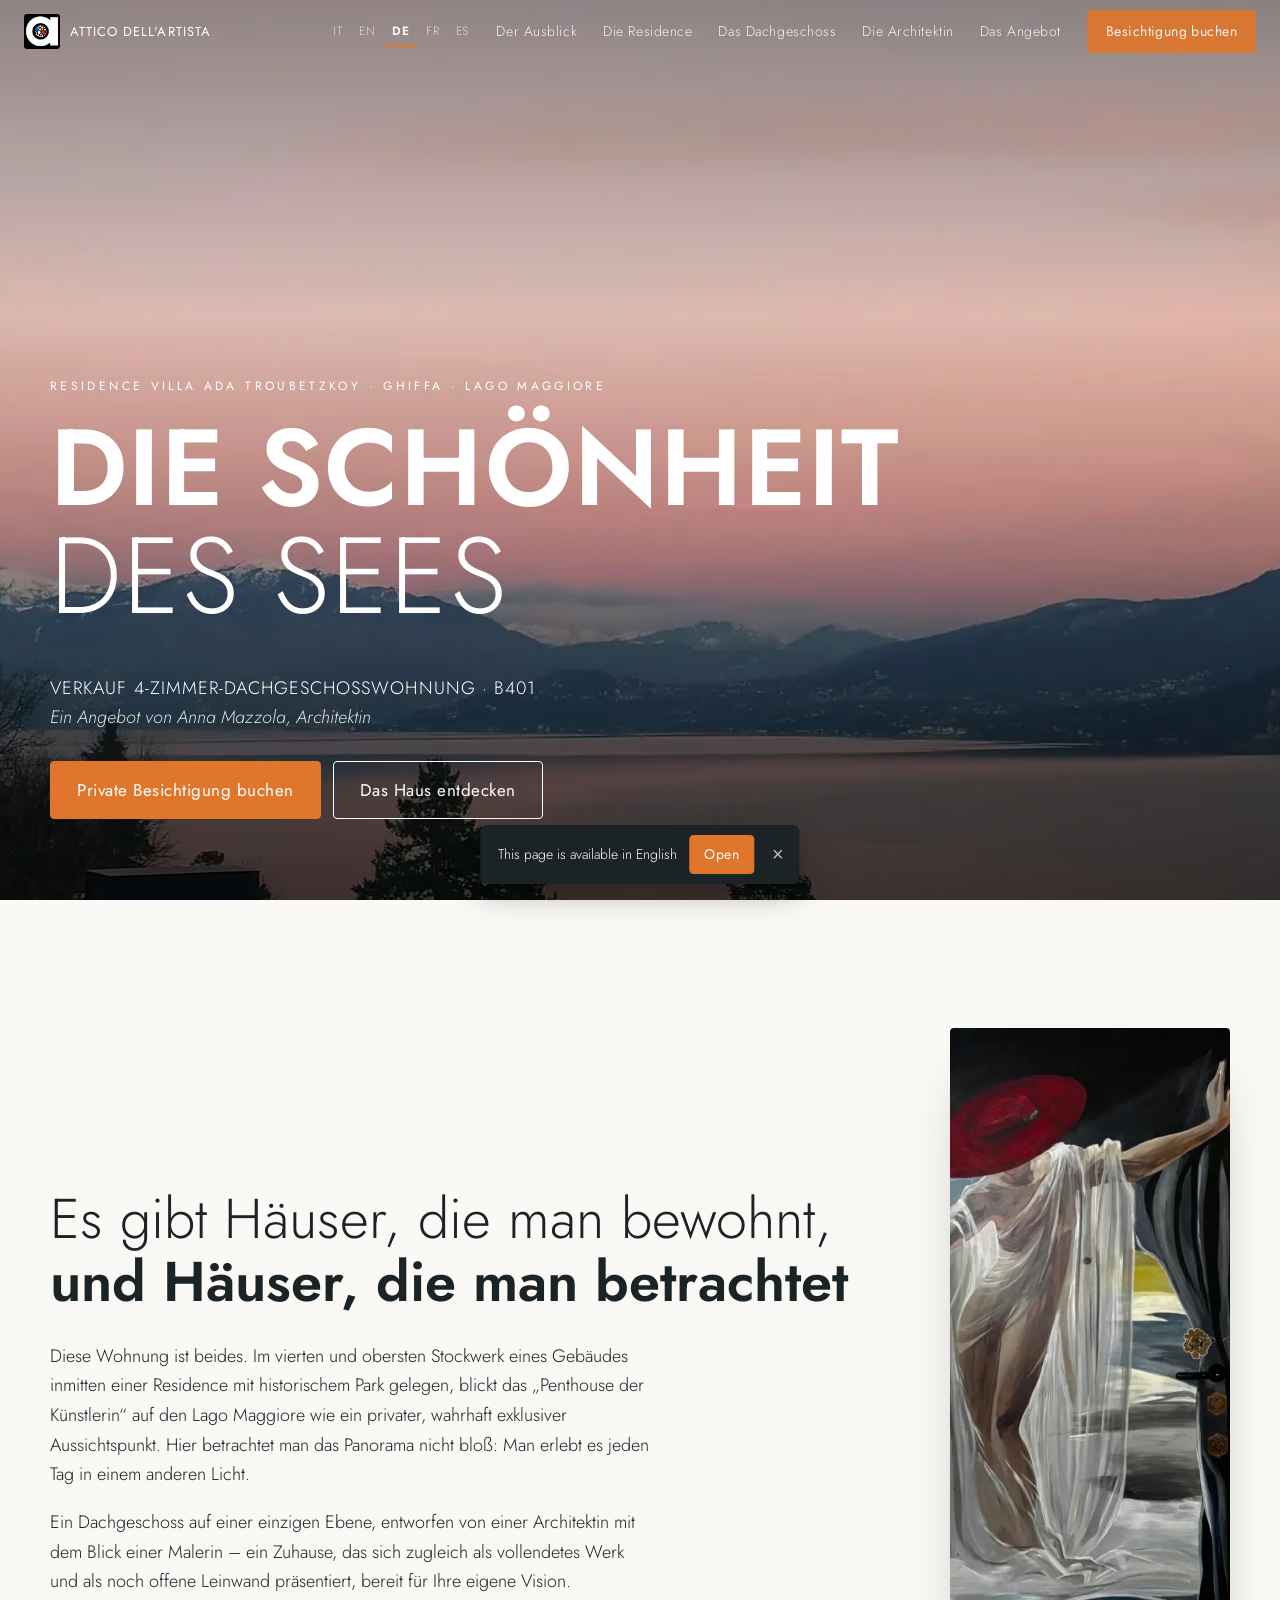
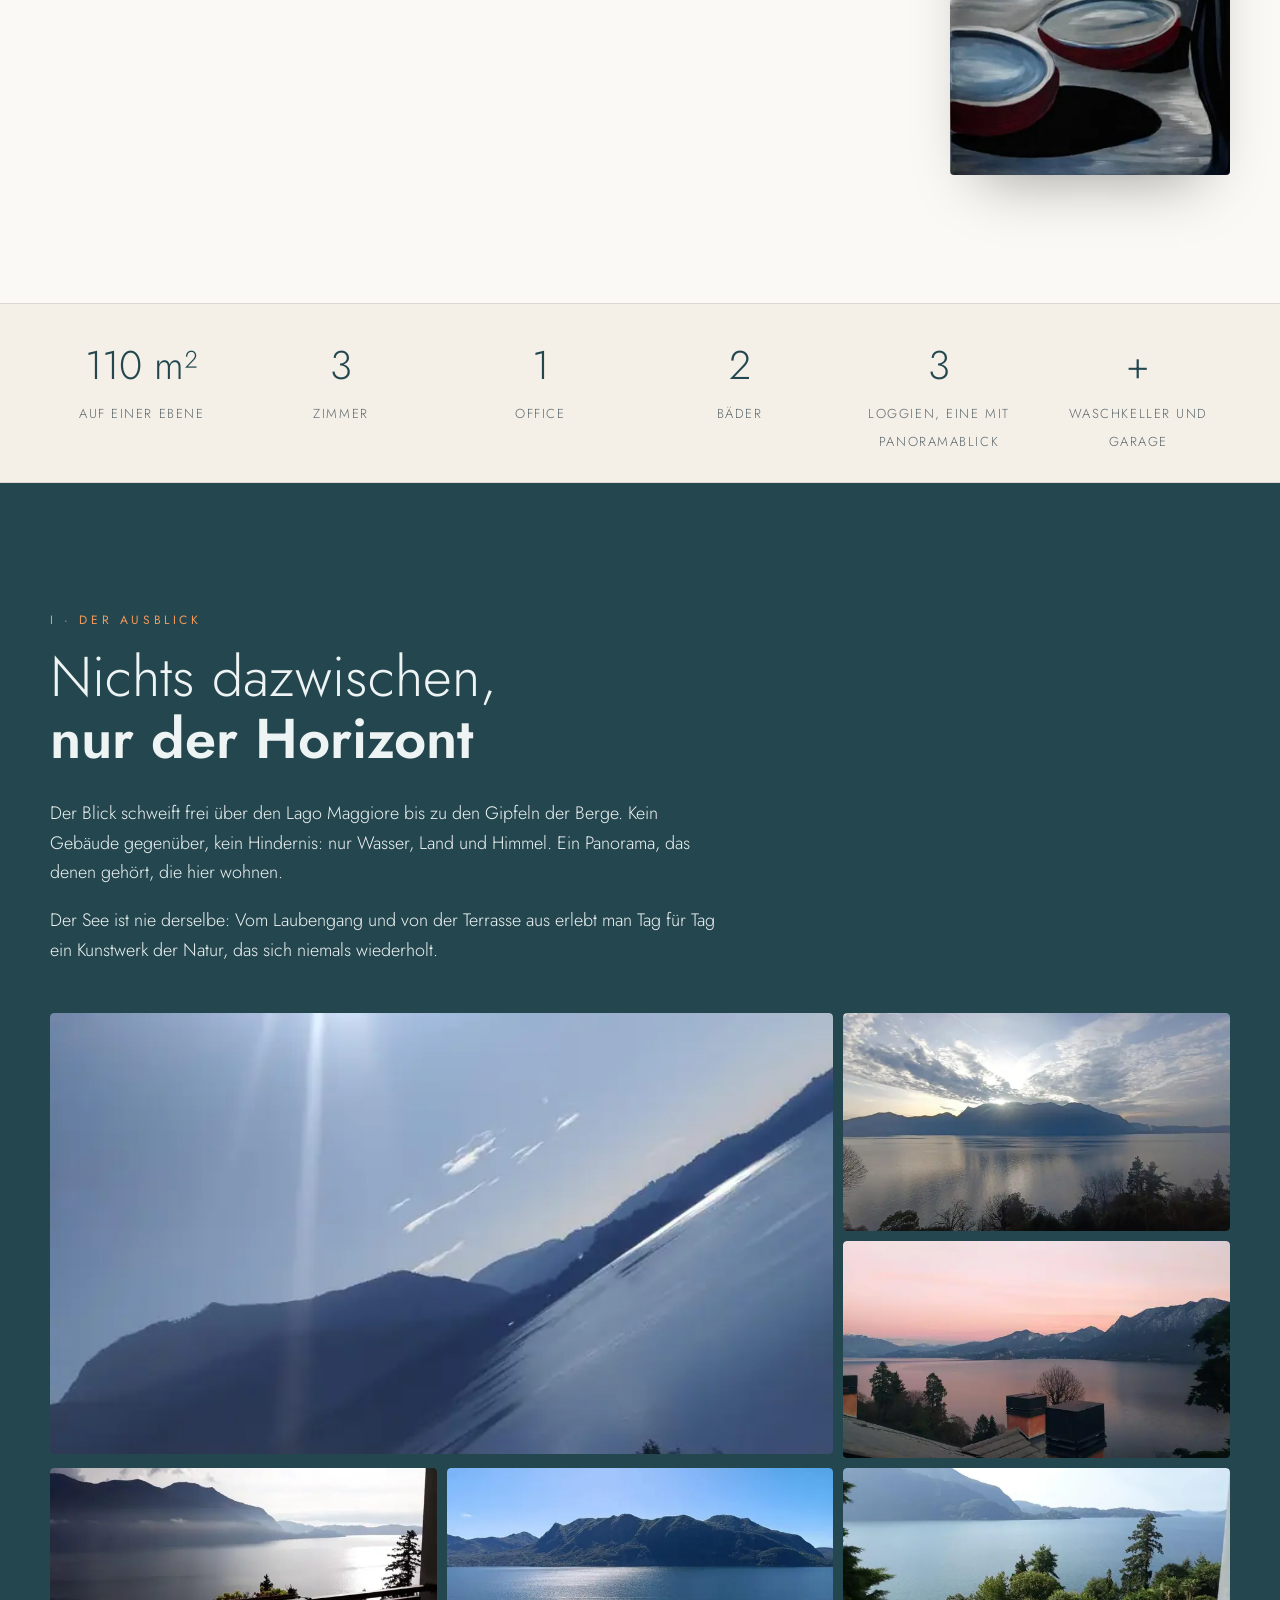
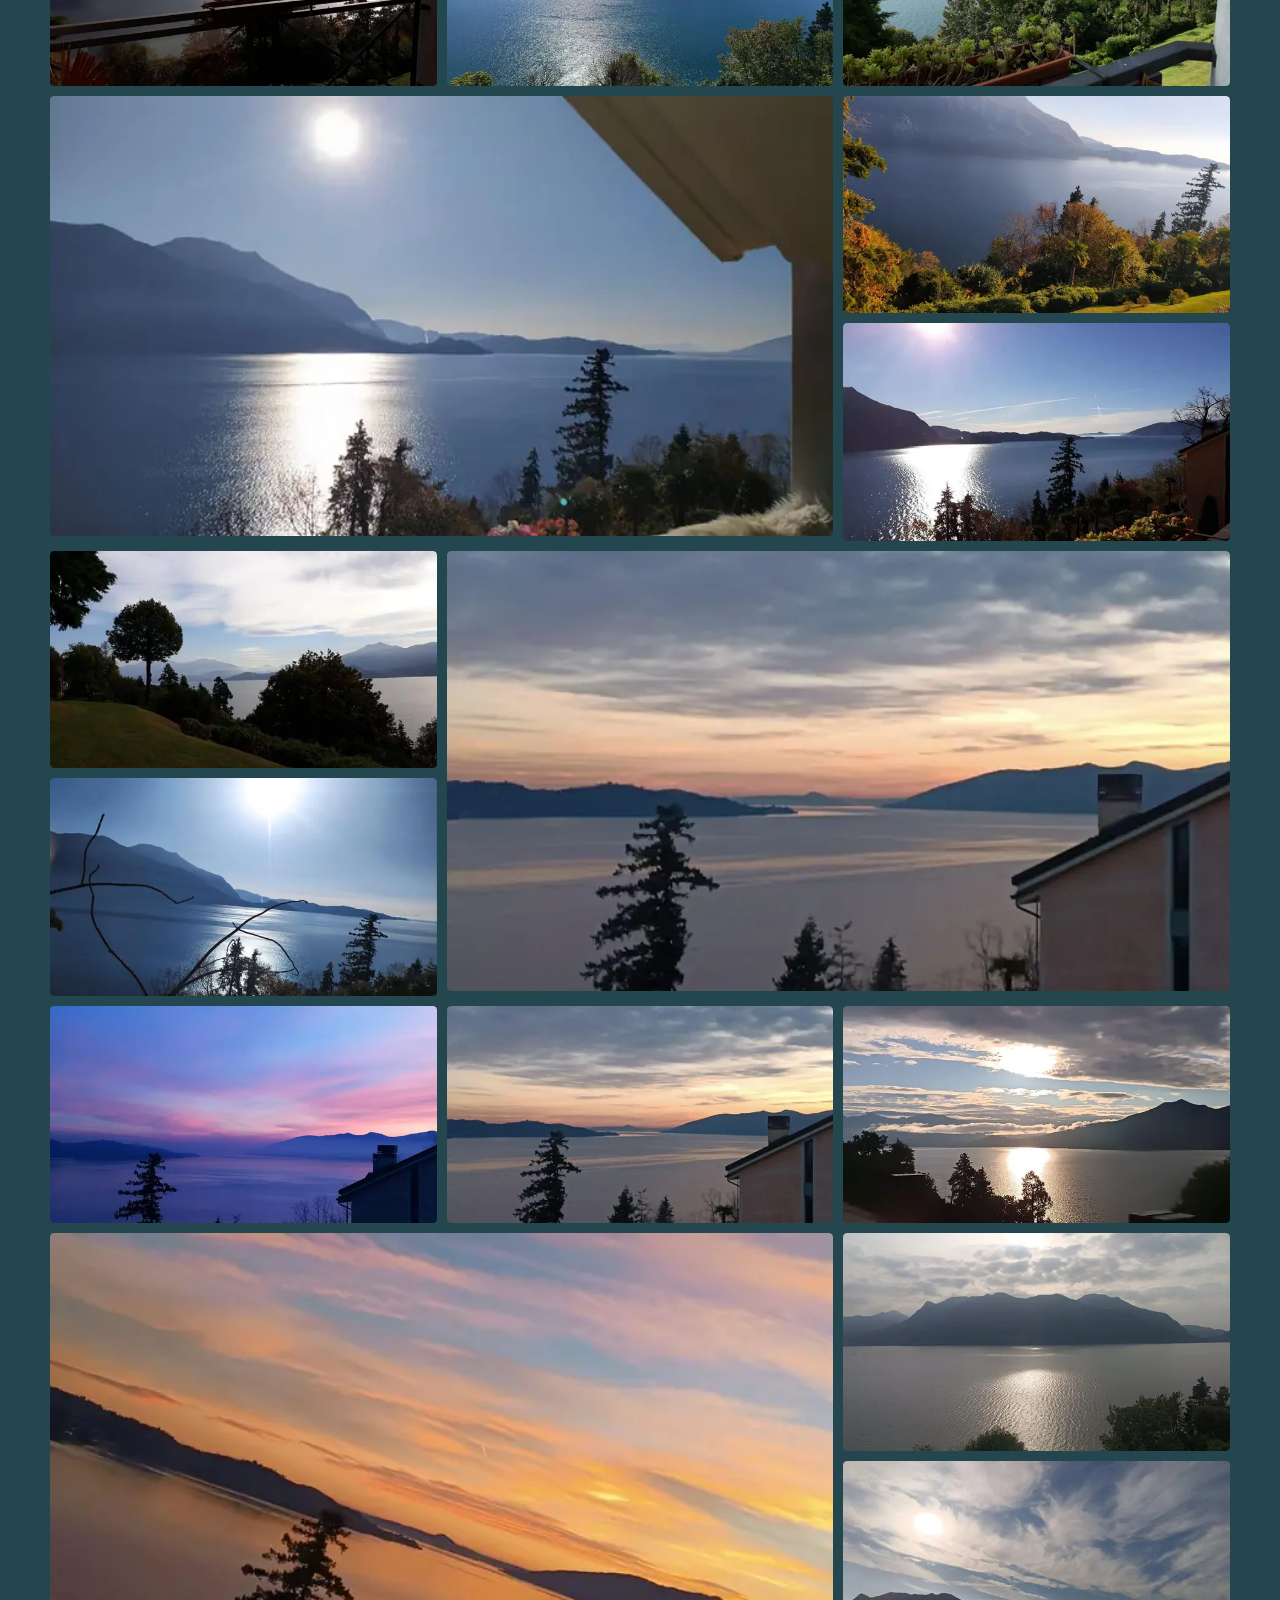
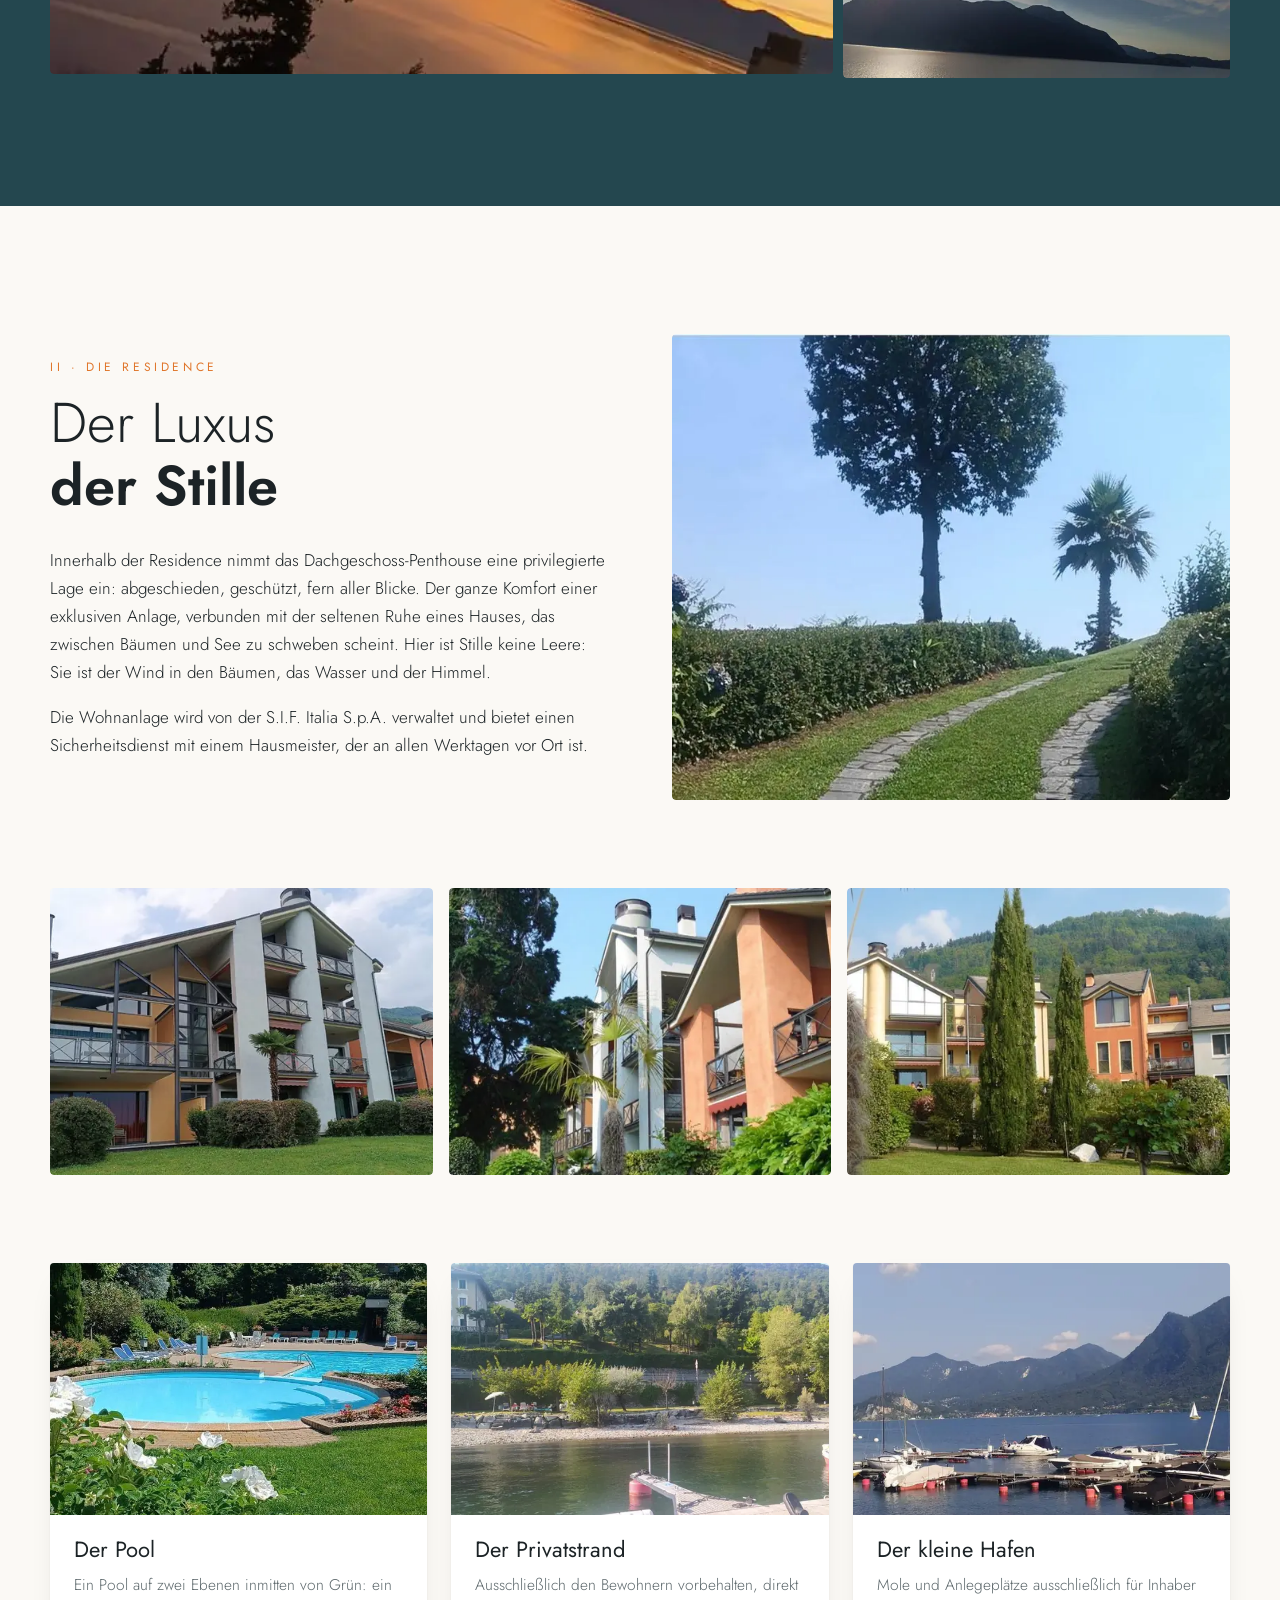
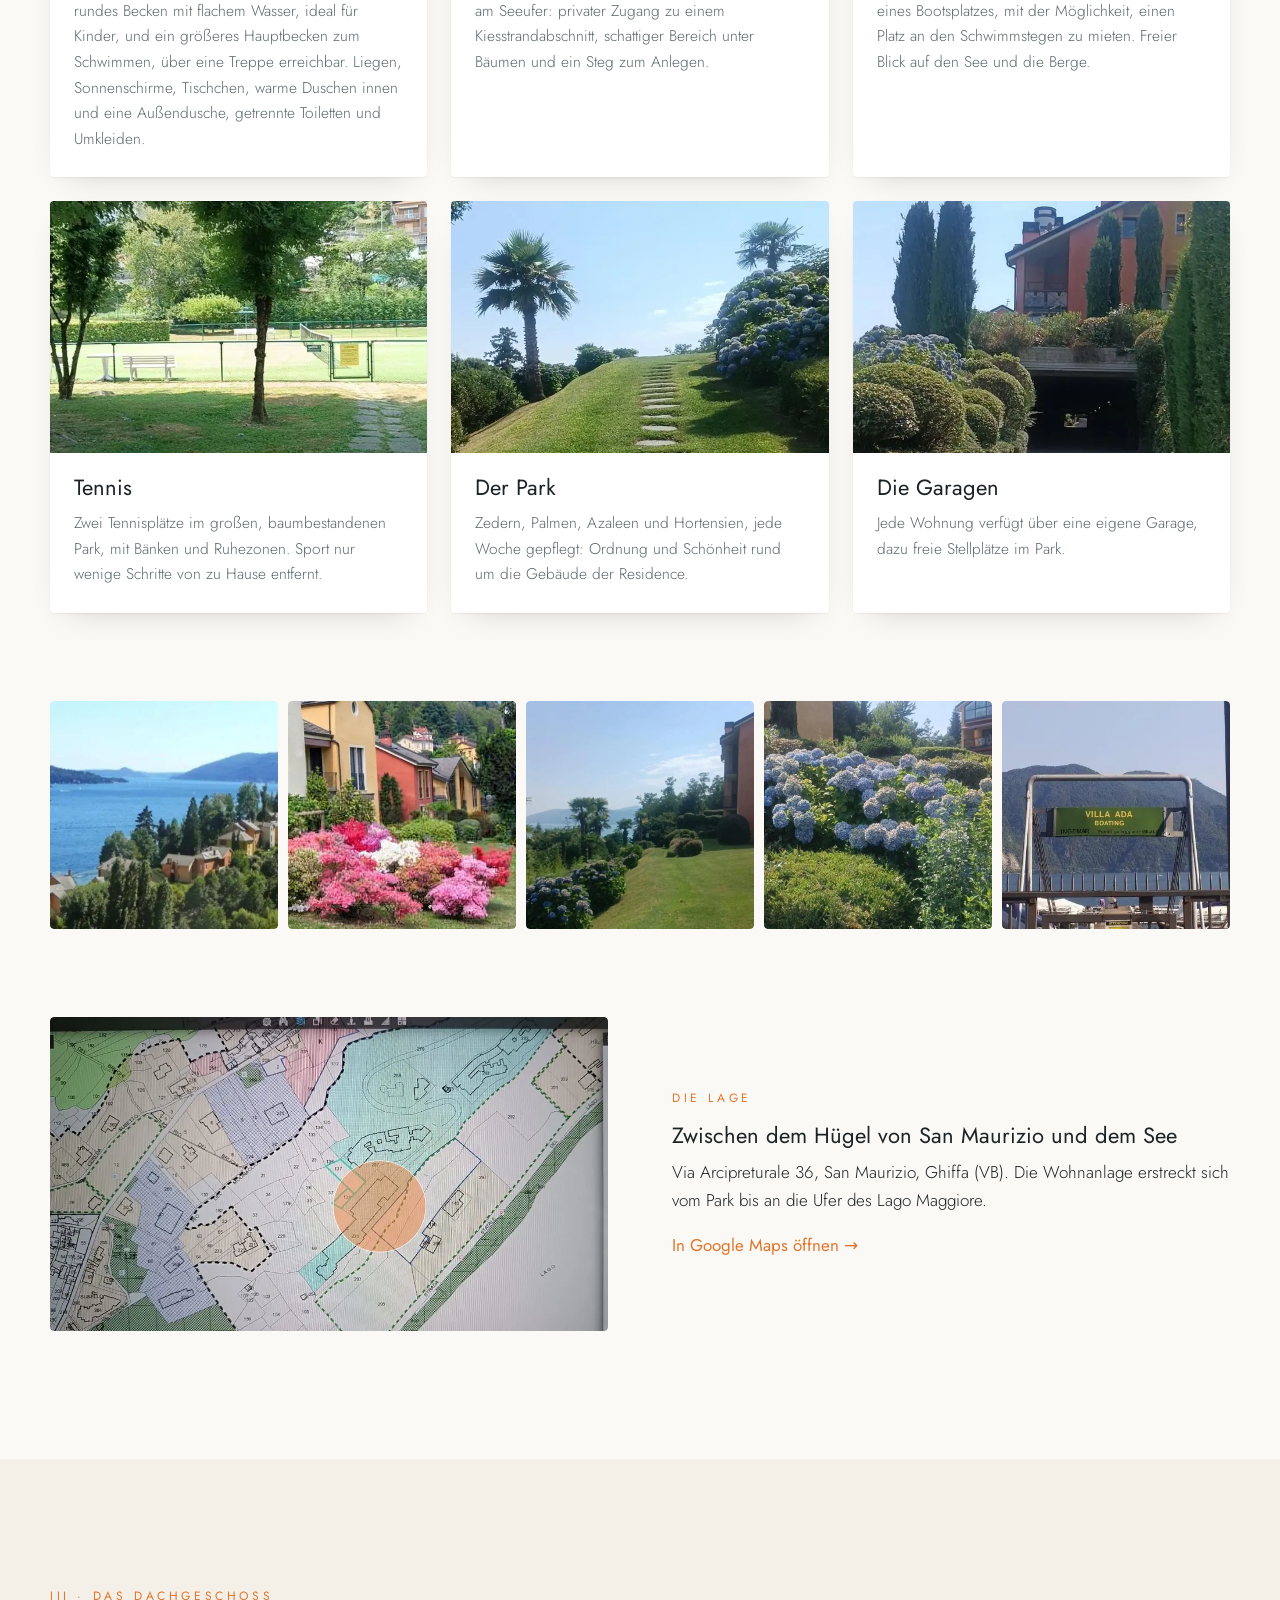
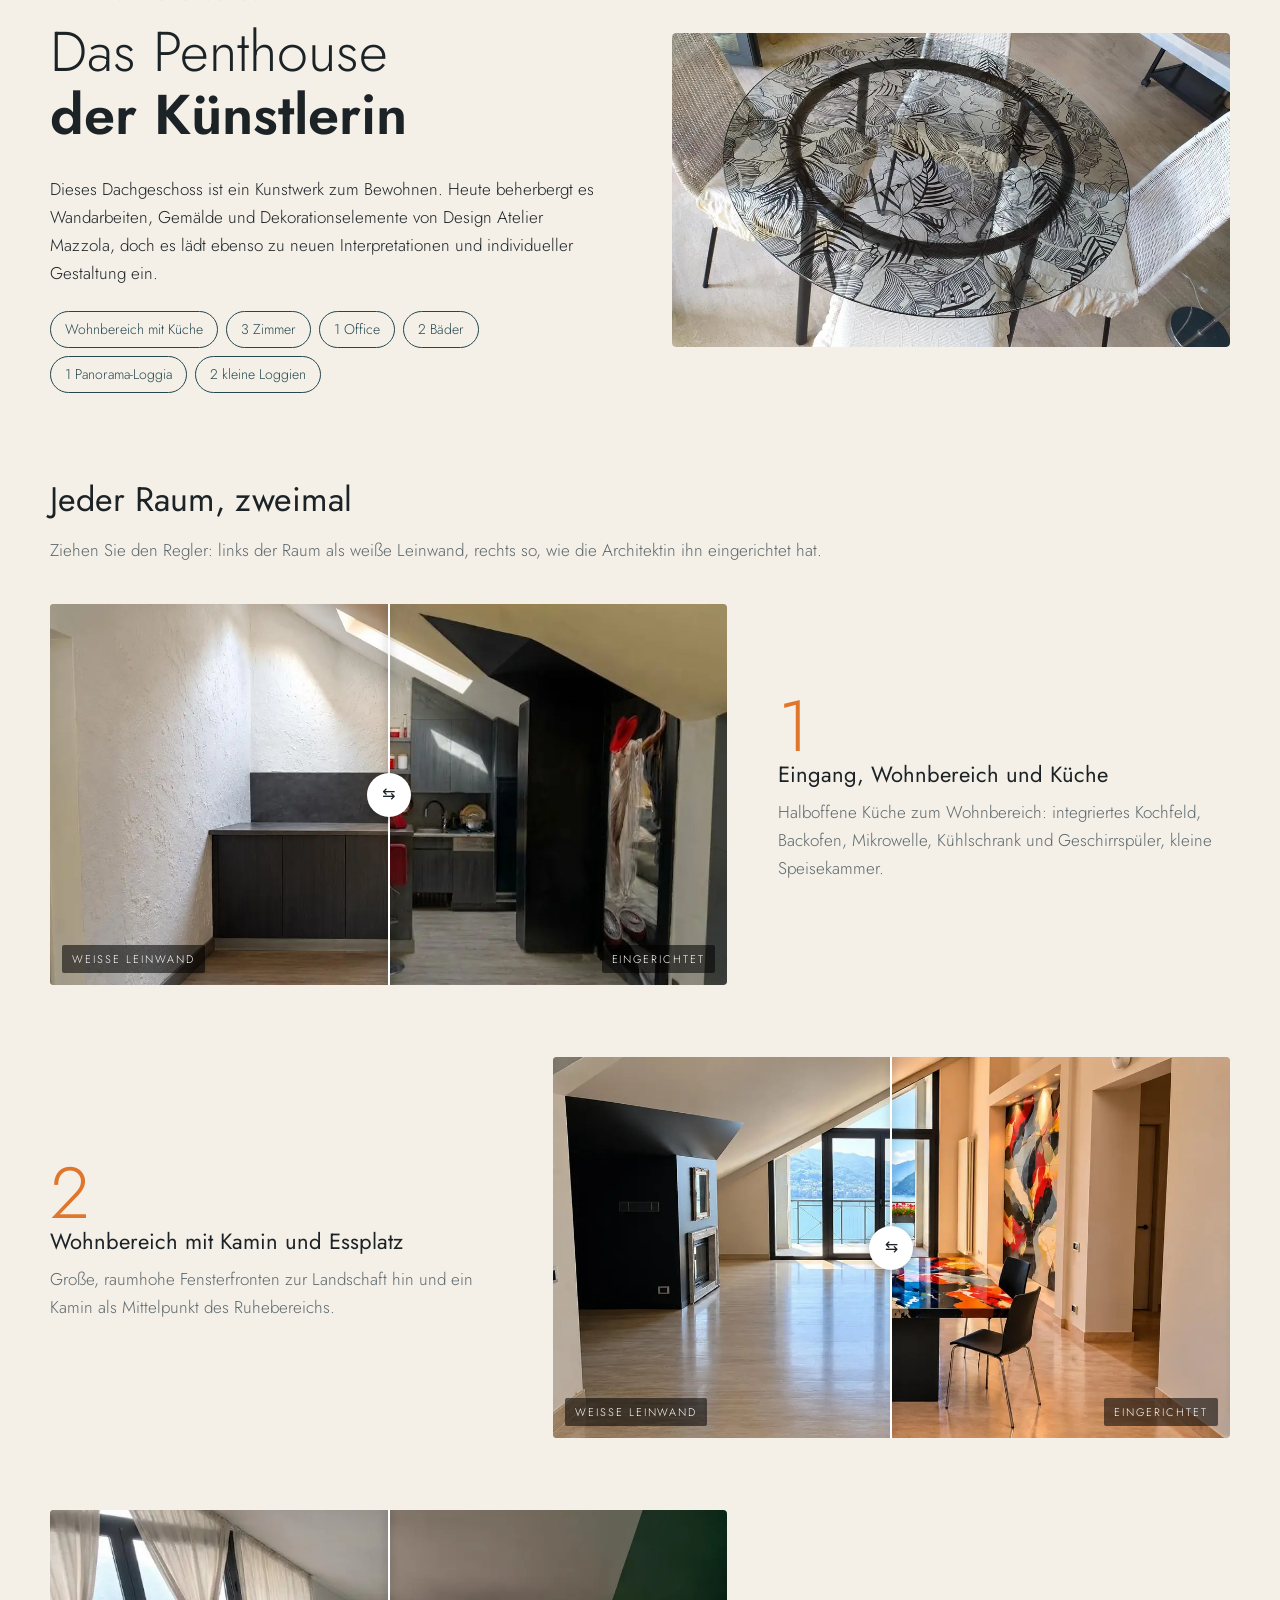
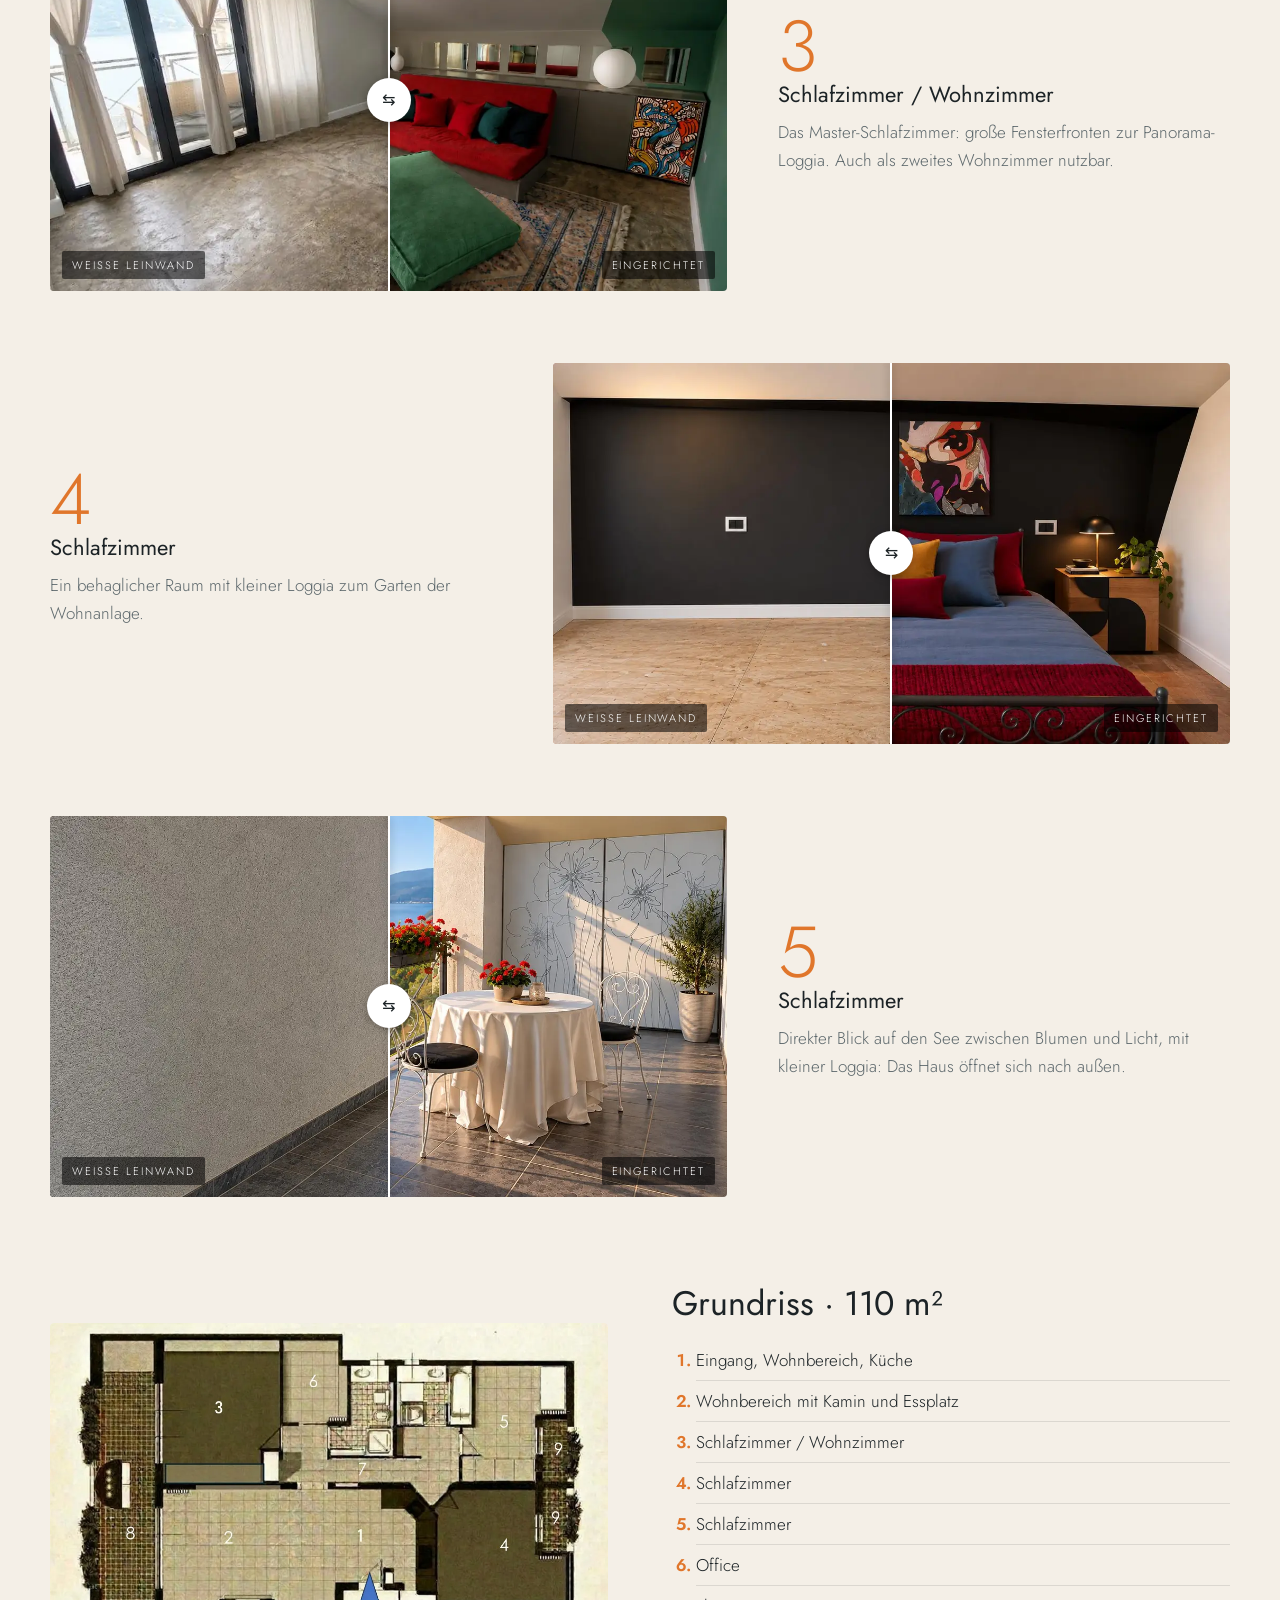
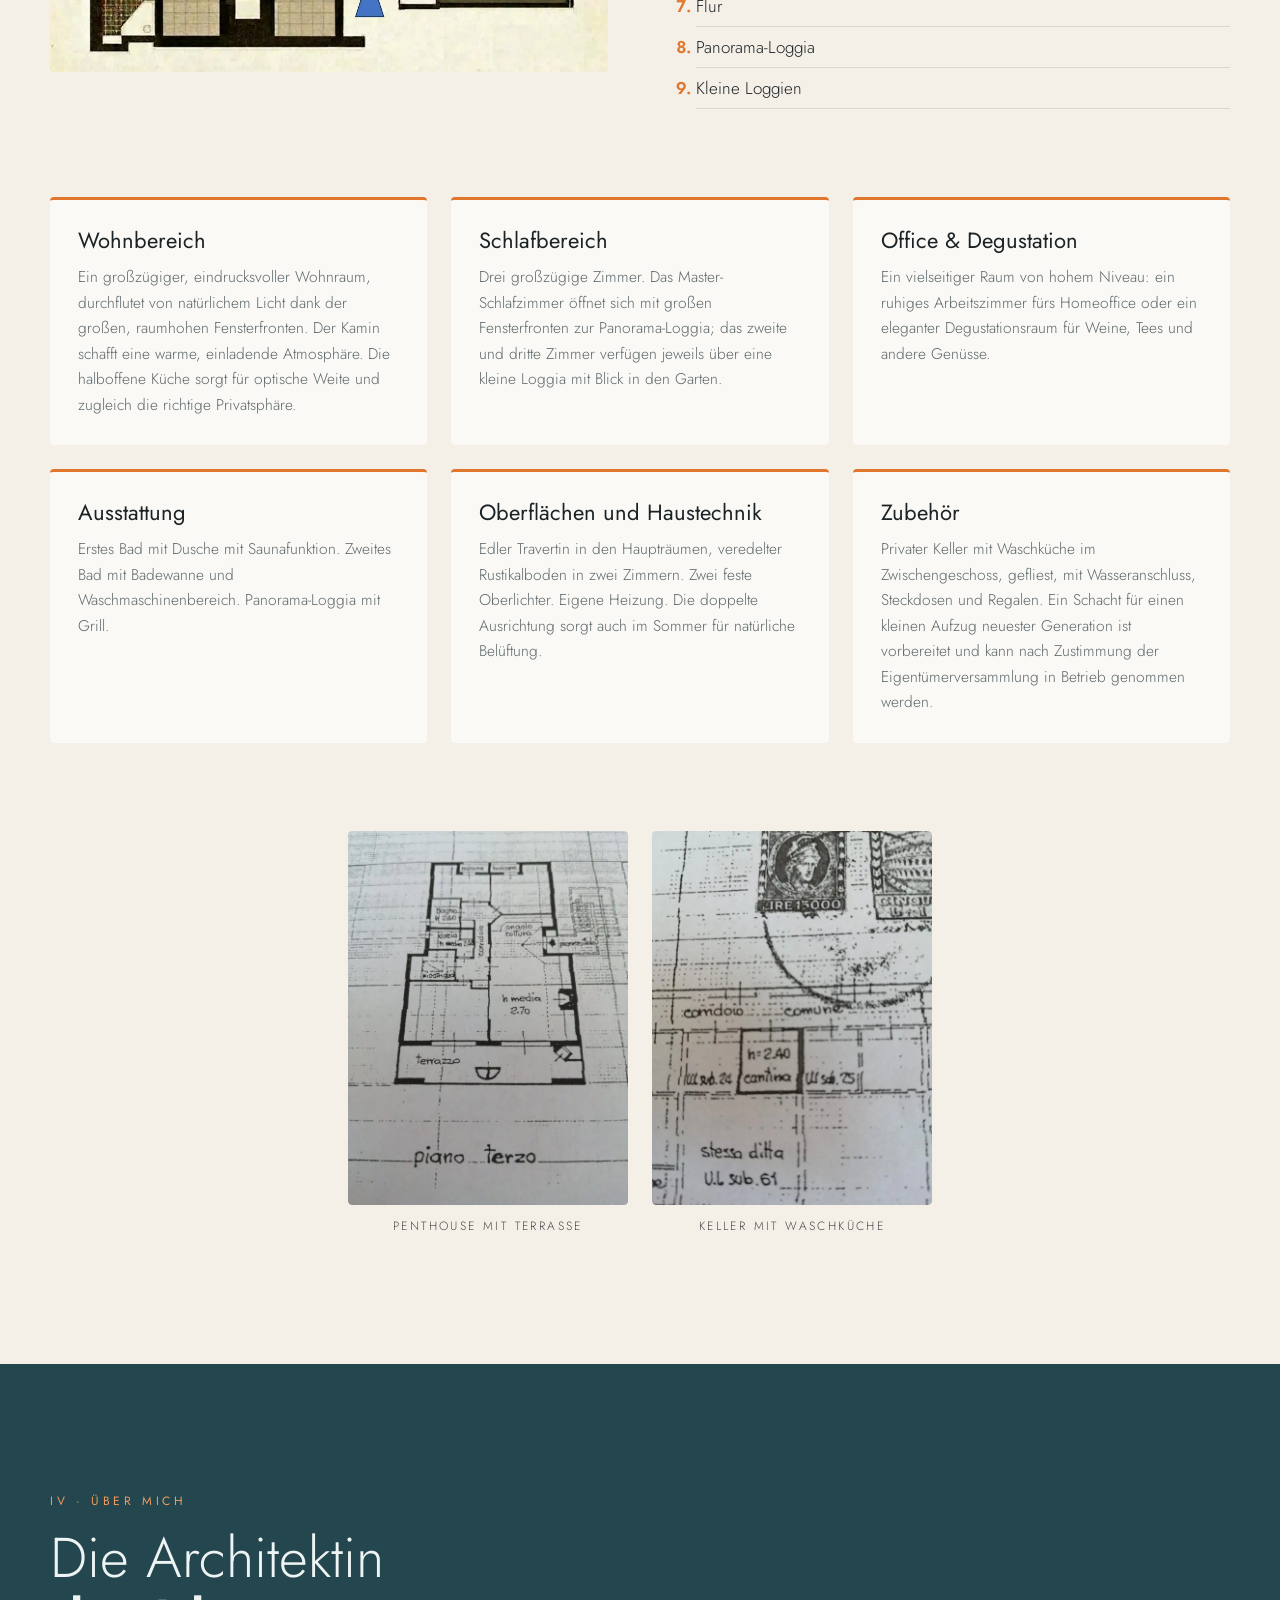
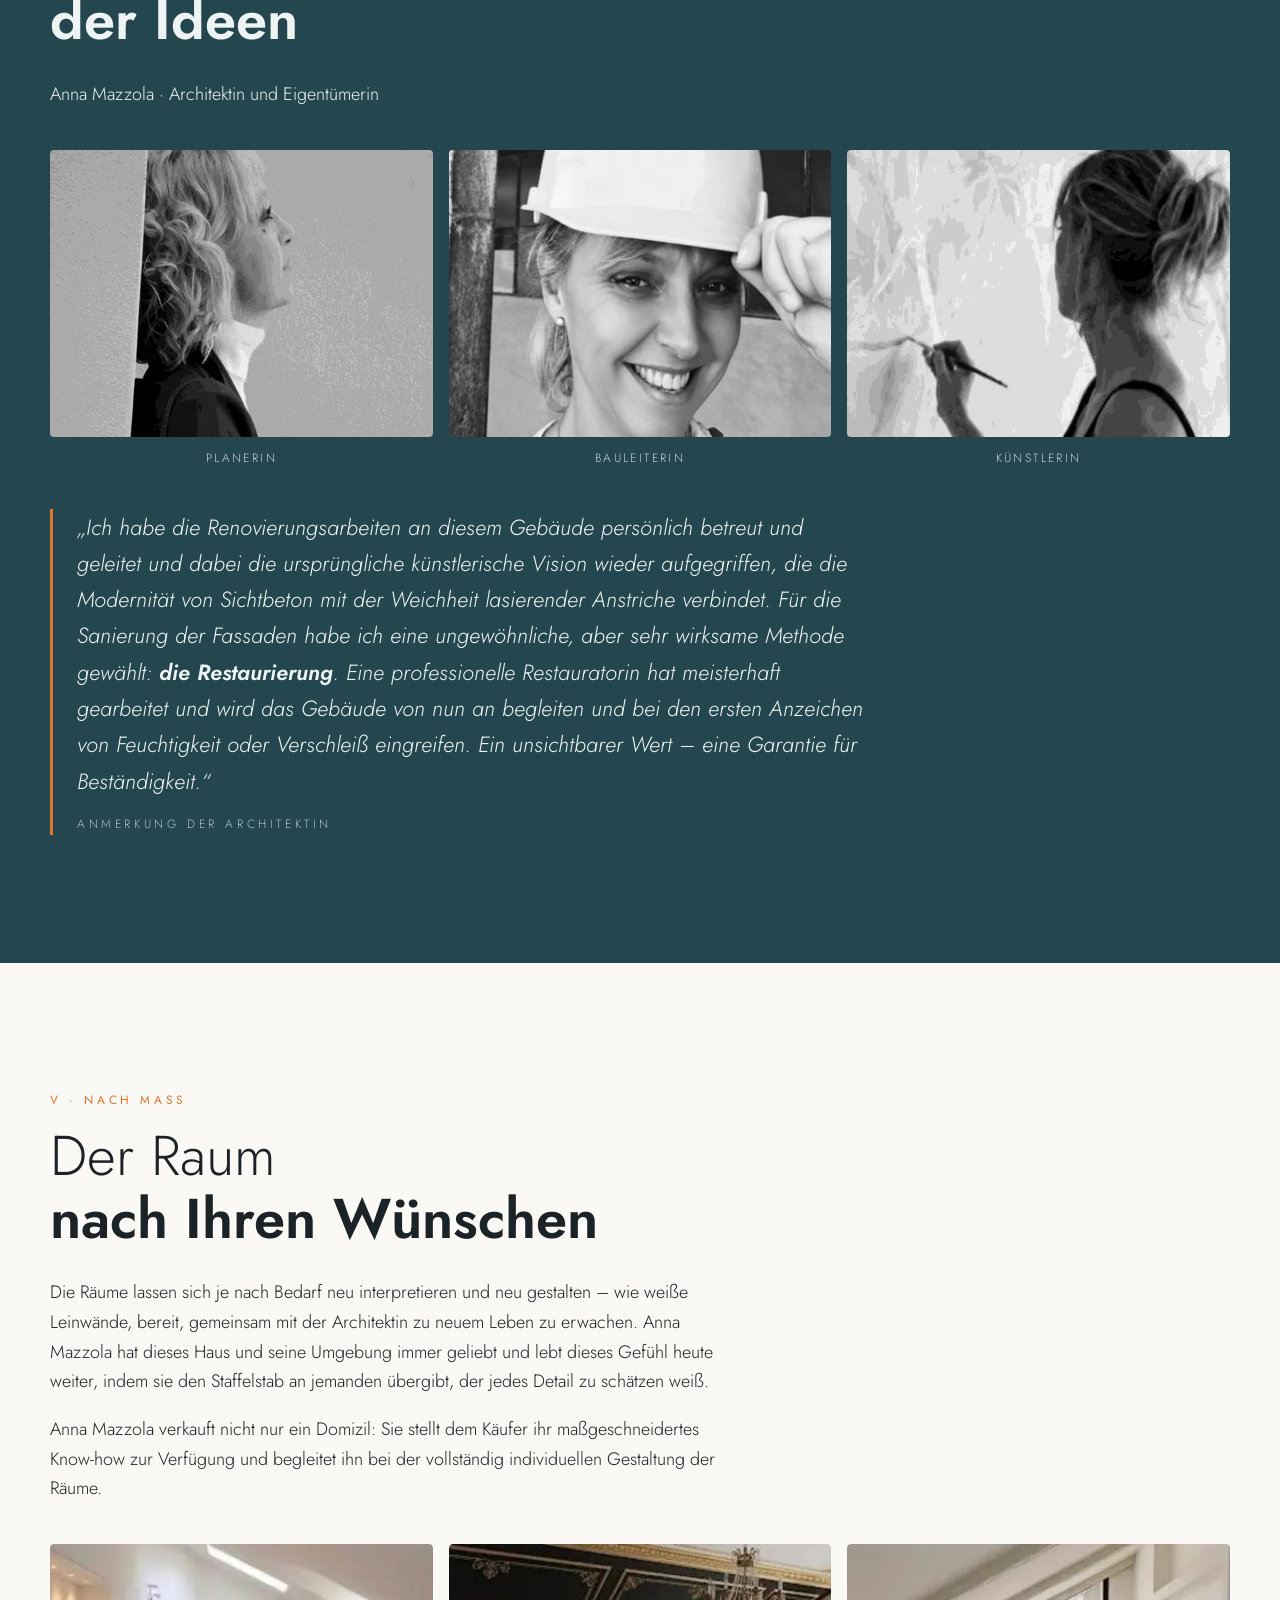
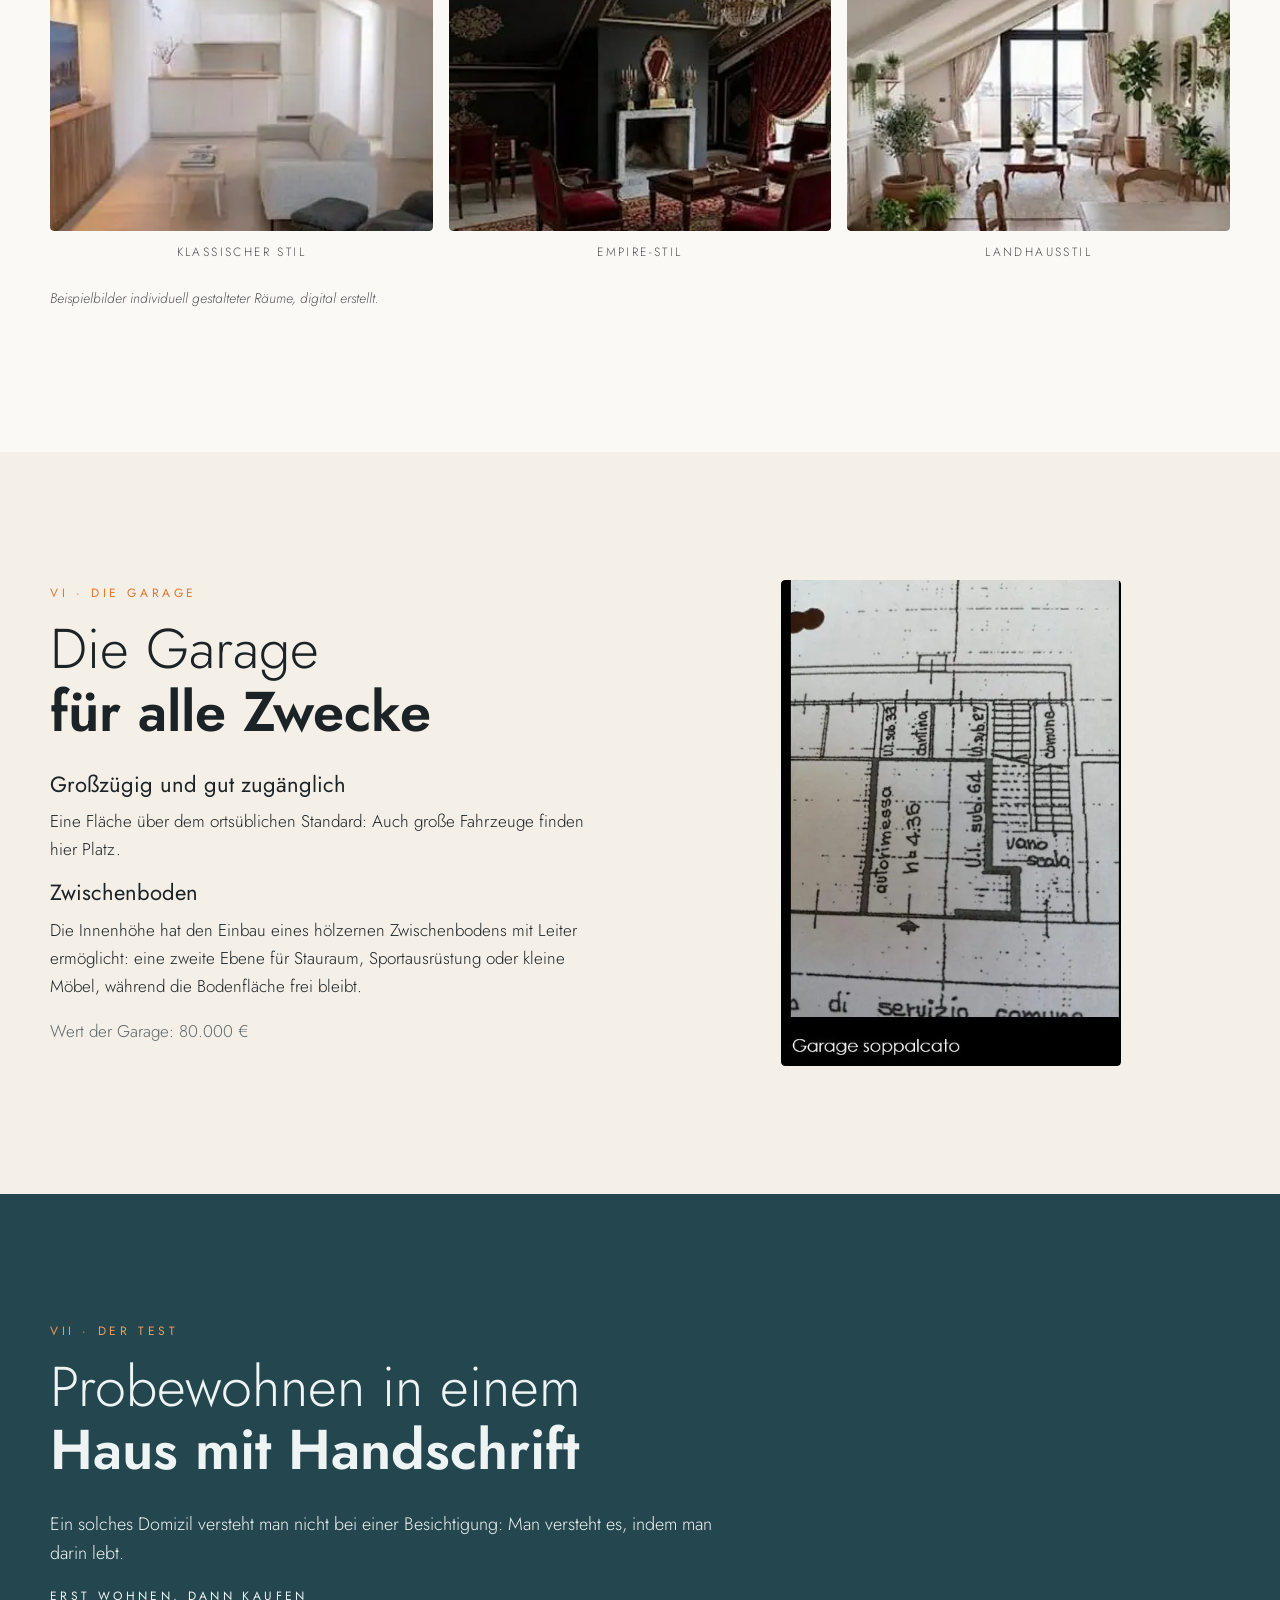
<file: de/index.html>
<!doctype html>
<html lang="de">
<head>
<meta charset="utf-8">
<meta name="viewport" content="width=device-width, initial-scale=1">
<title>Das Penthouse der Künstlerin · Ghiffa, Lago Maggiore · Zu verkaufen</title>
<meta name="description" content="Zu verkaufen: Dachgeschoss-Penthouse mit Seeblick, 110 m², in der Residence Villa Ada Troubetzkoy in Ghiffa (VB): 3 Zimmer, Office, 2 Bäder, Panorama-Loggia, Garage. Pool, Privatstrand, kleiner Hafen und Tennis.">
<meta name="theme-color" content="#24474f">
<link rel="canonical" href="https://villaada-b401.com/de/">
<link rel="alternate" hreflang="it" href="https://villaada-b401.com/">
<link rel="alternate" hreflang="en" href="https://villaada-b401.com/en/">
<link rel="alternate" hreflang="de" href="https://villaada-b401.com/de/">
<link rel="alternate" hreflang="fr" href="https://villaada-b401.com/fr/">
<link rel="alternate" hreflang="es" href="https://villaada-b401.com/es/">
<link rel="alternate" hreflang="x-default" href="https://villaada-b401.com/">
<link rel="icon" href="../img/favicon.png" type="image/png">
<link rel="apple-touch-icon" href="../img/apple-touch-icon.png">
<meta property="og:type" content="website">
<meta property="og:title" content="Das Penthouse der Künstlerin · Lago Maggiore">
<meta property="og:description" content="4-Zimmer-Dachgeschosswohnung mit Seeblick, 110 m², Residence Villa Ada Troubetzkoy, Ghiffa. Ein Angebot von Anna Mazzola, Architektin.">
<meta property="og:image" content="https://villaada-b401.com/img/og-de.jpg">
<meta property="og:image:type" content="image/jpeg">
<meta property="og:image:width" content="1200">
<meta property="og:image:height" content="630">
<meta property="og:image:alt" content="Das Penthouse der Künstlerin · Lago Maggiore">
<meta property="og:site_name" content="Attico dell'Artista">
<meta name="twitter:card" content="summary_large_image">
<meta name="twitter:title" content="Das Penthouse der Künstlerin · Lago Maggiore">
<meta name="twitter:description" content="4-Zimmer-Dachgeschosswohnung mit Seeblick, 110 m², Residence Villa Ada Troubetzkoy, Ghiffa. Ein Angebot von Anna Mazzola, Architektin.">
<meta name="twitter:image" content="https://villaada-b401.com/img/og-de.jpg">
<meta property="og:url" content="https://villaada-b401.com/de/">
<meta property="og:locale" content="de_DE">
<meta property="og:locale:alternate" content="it_IT"><meta property="og:locale:alternate" content="en_GB"><meta property="og:locale:alternate" content="fr_FR"><meta property="og:locale:alternate" content="es_ES">
<link rel="preload" as="image" href="../img/hero-960.webp" imagesrcset="../img/hero-960.webp 960w, ../img/hero-1598.webp 1598w" imagesizes="100vw" fetchpriority="high">
<link rel="preconnect" href="https://fonts.googleapis.com">
<link rel="preconnect" href="https://fonts.gstatic.com" crossorigin>
<link href="https://fonts.googleapis.com/css2?family=Jost:wght@300;400;600&display=swap" rel="stylesheet">
<link rel="stylesheet" href="../style.css">
<script type="application/ld+json">{"@context": "https://schema.org", "@type": "RealEstateListing", "inLanguage": "de", "name": "Das Penthouse der Künstlerin – 4-Zimmer-Dachgeschosswohnung B401", "description": "Dachgeschoss-Penthouse mit Seeblick, 110 m², mit Waschkeller und Garage in der Residence Villa Ada Troubetzkoy.", "url": "https://villaada-b401.com/de/", "image": "https://villaada-b401.com/img/og-de.jpg", "offers": {"@type": "Offer", "price": 730000, "priceCurrency": "EUR", "availability": "https://schema.org/InStock"}, "itemOffered": {"@type": "Apartment", "numberOfRooms": 4, "numberOfBedrooms": 3, "numberOfBathroomsTotal": 2, "floorSize": {"@type": "QuantitativeValue", "value": 110, "unitCode": "MTK"}, "address": {"@type": "PostalAddress", "streetAddress": "Via Arcipreturale 36", "addressLocality": "Ghiffa", "addressRegion": "VB", "postalCode": "28823", "addressCountry": "IT"}}, "seller": {"@type": "Person", "name": "Anna Mazzola", "telephone": "+393355858642", "email": "ateliermazzola@gmail.com", "url": "https://www.annamazzola.it"}}</script>
</head>
<body>
<a class="skip" href="#main">Zum Inhalt springen</a>
<header class="nav" id="top">
  <a class="brand" href="#top" aria-label="Startseite"><img src="../img/logo-125.webp" width="36" height="36" alt=""><span>Attico dell'Artista</span></a>
  <div class="langs" role="navigation" aria-label="Sprache"><a href="../" hreflang="it" lang="it" title="Italiano" data-s="Questa pagina è disponibile in italiano" data-go="Apri">IT</a><a href="../en/" hreflang="en" lang="en" title="English" data-s="This page is available in English" data-go="Open">EN</a><a href="../de/" hreflang="de" lang="de" title="Deutsch" aria-current="true">DE</a><a href="../fr/" hreflang="fr" lang="fr" title="Français" data-s="Cette page est disponible en français" data-go="Ouvrir">FR</a><a href="../es/" hreflang="es" lang="es" title="Español" data-s="Esta página está disponible en español" data-go="Abrir">ES</a></div>
  <button class="burger" aria-label="Menü öffnen" aria-expanded="false" aria-controls="menu"><span></span><span></span></button>
  <nav id="menu">
    <a href="#vista">Der Ausblick</a><a href="#residence">Die Residence</a><a href="#mansarda">Das Dachgeschoss</a><a href="#architetto">Die Architektin</a><a href="#proposta">Das Angebot</a><a href="#contatti" class="btn btn-s">Besichtigung buchen</a>
  </nav>
</header>

<main id="main">
<section class="hero">
  <img class="hero-bg" src="../img/hero-960.webp" srcset="../img/hero-960.webp 960w, ../img/hero-1598.webp 1598w" sizes="100vw" width="1598" height="899" alt="Rosafarbene Morgendämmerung über dem Lago Maggiore, vom Penthouse aus gesehen" fetchpriority="high">
  <div class="hero-c wrap">
    <p class="kicker">Residence Villa Ada Troubetzkoy · Ghiffa · Lago Maggiore</p>
    <h1><strong>Die Schönheit</strong><br>des Sees</h1>
    <p class="hero-sub">Verkauf 4-Zimmer-Dachgeschosswohnung · B401<br><em>Ein Angebot von Anna Mazzola, Architektin</em></p>
    <div class="hero-cta"><a href="#contatti" class="btn">Private Besichtigung buchen</a><a href="#vista" class="btn btn-ghost">Das Haus entdecken</a></div>
  </div>
</section>

<section class="intro wrap">
  <div class="intro-t">
    <h2 class="h-lite">Es gibt Häuser, die man bewohnt,<br><strong>und Häuser, die man betrachtet</strong></h2>
    <p>Diese Wohnung ist beides. Im vierten und obersten Stockwerk eines Gebäudes inmitten einer Residence mit historischem Park gelegen, blickt das „Penthouse der Künstlerin“ auf den Lago Maggiore wie ein privater, wahrhaft exklusiver Aussichtspunkt. Hier betrachtet man das Panorama nicht bloß: Man erlebt es jeden Tag in einem anderen Licht.</p>
    <p>Ein Dachgeschoss auf einer einzigen Ebene, entworfen von einer Architektin mit dem Blick einer Malerin – ein Zuhause, das sich zugleich als vollendetes Werk und als noch offene Leinwand präsentiert, bereit für Ihre eigene Vision.</p>
  </div>
  <figure class="intro-art"><img src="../img/intro-art-480.webp" srcset="../img/intro-art-480.webp 480w" sizes="(max-width: 800px) 60vw, 300px" width="480" height="1281" alt="Kunstwerk im Penthouse" loading="lazy" decoding="async"></figure>
</section>

<section class="facts" aria-label="Auf einen Blick">
  <ul class="wrap">
    <li><b>110 m²</b><span>auf einer Ebene</span></li>
    <li><b>3</b><span>Zimmer</span></li>
    <li><b>1</b><span>Office</span></li>
    <li><b>2</b><span>Bäder</span></li>
    <li><b>3</b><span>Loggien, eine mit Panoramablick</span></li>
    <li><b>+</b><span>Waschkeller und Garage</span></li>
  </ul>
</section>

<section id="vista" class="sec dark">
  <div class="wrap">
    <p class="eyebrow">I · Der Ausblick</p>
    <h2 class="h-lite">Nichts dazwischen,<br><strong>nur der Horizont</strong></h2>
    <p class="lead">Der Blick schweift frei über den Lago Maggiore bis zu den Gipfeln der Berge. Kein Gebäude gegenüber, kein Hindernis: nur Wasser, Land und Himmel. Ein Panorama, das denen gehört, die hier wohnen.</p>
    <p class="lead">Der See ist nie derselbe: Vom Laubengang und von der Terrasse aus erlebt man Tag für Tag ein Kunstwerk der Natur, das sich niemals wiederholt.</p>
    <div class="gallery"><figure class="g-item wide"><a href="../img/vista-01-1280.webp" class="lb" data-cap="Sonnenstrahlen über dem See"><img src="../img/vista-01-640.webp" srcset="../img/vista-01-640.webp 640w, ../img/vista-01-1280.webp 1280w" sizes="(max-width: 700px) 100vw, 33vw" width="1280" height="719" alt="Sonnenstrahlen über dem See" loading="lazy" decoding="async"></a></figure><figure class="g-item"><a href="../img/vista-02-1280.webp" class="lb" data-cap="Wolken und Spiegelungen auf dem Lago Maggiore"><img src="../img/vista-02-640.webp" srcset="../img/vista-02-640.webp 640w, ../img/vista-02-1280.webp 1280w" sizes="(max-width: 700px) 100vw, 33vw" width="1280" height="720" alt="Wolken und Spiegelungen auf dem Lago Maggiore" loading="lazy" decoding="async"></a></figure><figure class="g-item"><a href="../img/vista-03-971.webp" class="lb" data-cap="Rosafarbene Morgendämmerung über den Bergen"><img src="../img/vista-03-640.webp" srcset="../img/vista-03-640.webp 640w, ../img/vista-03-971.webp 971w" sizes="(max-width: 700px) 100vw, 33vw" width="971" height="546" alt="Rosafarbene Morgendämmerung über den Bergen" loading="lazy" decoding="async"></a></figure><figure class="g-item"><a href="../img/vista-04-971.webp" class="lb" data-cap="Gegenlicht vom Laubengang"><img src="../img/vista-04-640.webp" srcset="../img/vista-04-640.webp 640w, ../img/vista-04-971.webp 971w" sizes="(max-width: 700px) 100vw, 33vw" width="971" height="546" alt="Gegenlicht vom Laubengang" loading="lazy" decoding="async"></a></figure><figure class="g-item"><a href="../img/vista-05-1007.webp" class="lb" data-cap="Klarer Himmel über dem See"><img src="../img/vista-05-640.webp" srcset="../img/vista-05-640.webp 640w, ../img/vista-05-1007.webp 1007w" sizes="(max-width: 700px) 100vw, 33vw" width="1007" height="567" alt="Klarer Himmel über dem See" loading="lazy" decoding="async"></a></figure><figure class="g-item wide"><a href="../img/vista-06-1280.webp" class="lb" data-cap="Wintersonne von der Terrasse"><img src="../img/vista-06-640.webp" srcset="../img/vista-06-640.webp 640w, ../img/vista-06-1280.webp 1280w" sizes="(max-width: 700px) 100vw, 33vw" width="1280" height="719" alt="Wintersonne von der Terrasse" loading="lazy" decoding="async"></a></figure><figure class="g-item"><a href="../img/vista-07-1008.webp" class="lb" data-cap="Der See zwischen dem Grün"><img src="../img/vista-07-640.webp" srcset="../img/vista-07-640.webp 640w, ../img/vista-07-1008.webp 1008w" sizes="(max-width: 700px) 100vw, 33vw" width="1008" height="567" alt="Der See zwischen dem Grün" loading="lazy" decoding="async"></a></figure><figure class="g-item"><a href="../img/vista-08-1280.webp" class="lb" data-cap="Herbst am See"><img src="../img/vista-08-640.webp" srcset="../img/vista-08-640.webp 640w, ../img/vista-08-1280.webp 1280w" sizes="(max-width: 700px) 100vw, 33vw" width="1280" height="719" alt="Herbst am See" loading="lazy" decoding="async"></a></figure><figure class="g-item"><a href="../img/vista-09-1280.webp" class="lb" data-cap="Lichtspur auf dem Wasser"><img src="../img/vista-09-640.webp" srcset="../img/vista-09-640.webp 640w, ../img/vista-09-1280.webp 1280w" sizes="(max-width: 700px) 100vw, 33vw" width="1280" height="720" alt="Lichtspur auf dem Wasser" loading="lazy" decoding="async"></a></figure><figure class="g-item"><a href="../img/vista-10-756.webp" class="lb" data-cap="Silhouetten von Bäumen am See"><img src="../img/vista-10-640.webp" srcset="../img/vista-10-640.webp 640w, ../img/vista-10-756.webp 756w" sizes="(max-width: 700px) 100vw, 33vw" width="756" height="427" alt="Silhouetten von Bäumen am See" loading="lazy" decoding="async"></a></figure><figure class="g-item wide"><a href="../img/vista-11-1280.webp" class="lb" data-cap="Sonnenuntergang über dem See"><img src="../img/vista-11-640.webp" srcset="../img/vista-11-640.webp 640w, ../img/vista-11-1280.webp 1280w" sizes="(max-width: 700px) 100vw, 33vw" width="1280" height="721" alt="Sonnenuntergang über dem See" loading="lazy" decoding="async"></a></figure><figure class="g-item"><a href="../img/vista-12-1007.webp" class="lb" data-cap="Sonne zwischen den Zweigen"><img src="../img/vista-12-640.webp" srcset="../img/vista-12-640.webp 640w, ../img/vista-12-1007.webp 1007w" sizes="(max-width: 700px) 100vw, 33vw" width="1007" height="570" alt="Sonne zwischen den Zweigen" loading="lazy" decoding="async"></a></figure><figure class="g-item"><a href="../img/vista-13-1280.webp" class="lb" data-cap="Violette Dämmerung"><img src="../img/vista-13-640.webp" srcset="../img/vista-13-640.webp 640w, ../img/vista-13-1280.webp 1280w" sizes="(max-width: 700px) 100vw, 33vw" width="1280" height="719" alt="Violette Dämmerung" loading="lazy" decoding="async"></a></figure><figure class="g-item"><a href="../img/vista-14-1106.webp" class="lb" data-cap="Wolken bei Sonnenuntergang"><img src="../img/vista-14-640.webp" srcset="../img/vista-14-640.webp 640w, ../img/vista-14-1106.webp 1106w" sizes="(max-width: 700px) 100vw, 33vw" width="1106" height="622" alt="Wolken bei Sonnenuntergang" loading="lazy" decoding="async"></a></figure><figure class="g-item"><a href="../img/vista-15-1280.webp" class="lb" data-cap="Tiefe Sonne über den Bergen"><img src="../img/vista-15-640.webp" srcset="../img/vista-15-640.webp 640w, ../img/vista-15-1280.webp 1280w" sizes="(max-width: 700px) 100vw, 33vw" width="1280" height="722" alt="Tiefe Sonne über den Bergen" loading="lazy" decoding="async"></a></figure><figure class="g-item wide"><a href="../img/vista-16-1019.webp" class="lb" data-cap="Glühender Himmel"><img src="../img/vista-16-640.webp" srcset="../img/vista-16-640.webp 640w, ../img/vista-16-1019.webp 1019w" sizes="(max-width: 700px) 100vw, 33vw" width="1019" height="570" alt="Glühender Himmel" loading="lazy" decoding="async"></a></figure><figure class="g-item"><a href="../img/vista-17-1280.webp" class="lb" data-cap="Silbernes Licht"><img src="../img/vista-17-640.webp" srcset="../img/vista-17-640.webp 640w, ../img/vista-17-1280.webp 1280w" sizes="(max-width: 700px) 100vw, 33vw" width="1280" height="722" alt="Silbernes Licht" loading="lazy" decoding="async"></a></figure><figure class="g-item"><a href="../img/vista-18-1019.webp" class="lb" data-cap="Verschleierter Himmel"><img src="../img/vista-18-640.webp" srcset="../img/vista-18-640.webp 640w, ../img/vista-18-1019.webp 1019w" sizes="(max-width: 700px) 100vw, 33vw" width="1019" height="574" alt="Verschleierter Himmel" loading="lazy" decoding="async"></a></figure></div>
  </div>
</section>

<section id="residence" class="sec">
  <div class="wrap split">
    <div>
      <p class="eyebrow">II · Die Residence</p>
      <h2 class="h-lite">Der Luxus<br><strong>der Stille</strong></h2>
      <p>Innerhalb der Residence nimmt das Dachgeschoss-Penthouse eine privilegierte Lage ein: abgeschieden, geschützt, fern aller Blicke. Der ganze Komfort einer exklusiven Anlage, verbunden mit der seltenen Ruhe eines Hauses, das zwischen Bäumen und See zu schweben scheint. Hier ist Stille keine Leere: Sie ist der Wind in den Bäumen, das Wasser und der Himmel.</p>
      <p>Die Wohnanlage wird von der S.I.F. Italia S.p.A. verwaltet und bietet einen Sicherheitsdienst mit einem Hausmeister, der an allen Werktagen vor Ort ist.</p>
    </div>
    <figure><a href="../img/silenzio-805.webp" class="lb" data-cap="Allee im Park der Residence"><img src="../img/silenzio-805.webp" srcset="../img/silenzio-805.webp 805w" sizes="(max-width: 800px) 100vw, 45vw" width="805" height="672" alt="Allee im Park der Residence" loading="lazy" decoding="async"></a></figure>
  </div>
  <div class="wrap trio">
    <figure><a href="../img/edificio-1-1280.webp" class="lb" data-cap="Gebäude B mit dem Penthouse im obersten Stockwerk"><img src="../img/edificio-1-640.webp" srcset="../img/edificio-1-640.webp 640w, ../img/edificio-1-1280.webp 1280w" sizes="(max-width: 700px) 100vw, 33vw" width="1280" height="722" alt="Gebäude B mit dem Penthouse im obersten Stockwerk" loading="lazy" decoding="async"></a></figure>
    <figure><a href="../img/edificio-2-1280.webp" class="lb" data-cap="Fassade der Residence zwischen Palmen"><img src="../img/edificio-2-640.webp" srcset="../img/edificio-2-640.webp 640w, ../img/edificio-2-1280.webp 1280w" sizes="(max-width: 700px) 100vw, 33vw" width="1280" height="720" alt="Fassade der Residence zwischen Palmen" loading="lazy" decoding="async"></a></figure>
    <figure><a href="../img/edificio-3-1195.webp" class="lb" data-cap="Die Residence im Grün des Hügels"><img src="../img/edificio-3-640.webp" srcset="../img/edificio-3-640.webp 640w, ../img/edificio-3-1195.webp 1195w" sizes="(max-width: 700px) 100vw, 33vw" width="1195" height="672" alt="Die Residence im Grün des Hügels" loading="lazy" decoding="async"></a></figure>
  </div>
  <div class="wrap cards"><article class="card"><a href="../img/piscina-634.webp" class="lb" data-cap="Der Pool"><img src="../img/piscina-634.webp" srcset="../img/piscina-634.webp 634w" sizes="(max-width: 700px) 100vw, 33vw" width="634" height="1125" alt="Der Pool" loading="lazy" decoding="async"></a><div class="card-b"><h3>Der Pool</h3><p>Ein Pool auf zwei Ebenen inmitten von Grün: ein rundes Becken mit flachem Wasser, ideal für Kinder, und ein größeres Hauptbecken zum Schwimmen, über eine Treppe erreichbar. Liegen, Sonnenschirme, Tischchen, warme Duschen innen und eine Außendusche, getrennte Toiletten und Umkleiden.</p></div></article><article class="card"><a href="../img/spiaggia-1280.webp" class="lb" data-cap="Der Privatstrand"><img src="../img/spiaggia-640.webp" srcset="../img/spiaggia-640.webp 640w, ../img/spiaggia-1280.webp 1280w" sizes="(max-width: 700px) 100vw, 33vw" width="1280" height="720" alt="Der Privatstrand" loading="lazy" decoding="async"></a><div class="card-b"><h3>Der Privatstrand</h3><p>Ausschließlich den Bewohnern vorbehalten, direkt am Seeufer: privater Zugang zu einem Kiesstrandabschnitt, schattiger Bereich unter Bäumen und ein Steg zum Anlegen.</p></div></article><article class="card"><a href="../img/porto-1280.webp" class="lb" data-cap="Der kleine Hafen"><img src="../img/porto-640.webp" srcset="../img/porto-640.webp 640w, ../img/porto-1280.webp 1280w" sizes="(max-width: 700px) 100vw, 33vw" width="1280" height="719" alt="Der kleine Hafen" loading="lazy" decoding="async"></a><div class="card-b"><h3>Der kleine Hafen</h3><p>Mole und Anlegeplätze ausschließlich für Inhaber eines Bootsplatzes, mit der Möglichkeit, einen Platz an den Schwimmstegen zu mieten. Freier Blick auf den See und die Berge.</p></div></article><article class="card"><a href="../img/tennis-1280.webp" class="lb" data-cap="Tennis"><img src="../img/tennis-640.webp" srcset="../img/tennis-640.webp 640w, ../img/tennis-1280.webp 1280w" sizes="(max-width: 700px) 100vw, 33vw" width="1280" height="720" alt="Tennis" loading="lazy" decoding="async"></a><div class="card-b"><h3>Tennis</h3><p>Zwei Tennisplätze im großen, baumbestandenen Park, mit Bänken und Ruhezonen. Sport nur wenige Schritte von zu Hause entfernt.</p></div></article><article class="card"><a href="../img/parco-1-1280.webp" class="lb" data-cap="Der Park"><img src="../img/parco-1-640.webp" srcset="../img/parco-1-640.webp 640w, ../img/parco-1-1280.webp 1280w" sizes="(max-width: 700px) 100vw, 33vw" width="1280" height="1000" alt="Der Park" loading="lazy" decoding="async"></a><div class="card-b"><h3>Der Park</h3><p>Zedern, Palmen, Azaleen und Hortensien, jede Woche gepflegt: Ordnung und Schönheit rund um die Gebäude der Residence.</p></div></article><article class="card"><a href="../img/garage-accesso-1067.webp" class="lb" data-cap="Die Garagen"><img src="../img/garage-accesso-640.webp" srcset="../img/garage-accesso-640.webp 640w, ../img/garage-accesso-1067.webp 1067w" sizes="(max-width: 700px) 100vw, 33vw" width="1067" height="814" alt="Die Garagen" loading="lazy" decoding="async"></a><div class="card-b"><h3>Die Garagen</h3><p>Jede Wohnung verfügt über eine eigene Garage, dazu freie Stellplätze im Park.</p></div></article></div>
  <div class="wrap mini"><figure><a href="../img/parco-2-712.webp" class="lb" data-cap="Blick auf den See vom Park"><img src="../img/parco-2-712.webp" srcset="../img/parco-2-712.webp 712w" sizes="(max-width: 700px) 50vw, 20vw" width="712" height="409" alt="Blick auf den See vom Park" loading="lazy" decoding="async"></a></figure><figure><a href="../img/parco-4-1144.webp" class="lb" data-cap="Blühende Azaleen"><img src="../img/parco-4-640.webp" srcset="../img/parco-4-640.webp 640w, ../img/parco-4-1144.webp 1144w" sizes="(max-width: 700px) 50vw, 20vw" width="1144" height="674" alt="Blühende Azaleen" loading="lazy" decoding="async"></a></figure><figure><a href="../img/parco-3-731.webp" class="lb" data-cap="Rasen mit Seeblick"><img src="../img/parco-3-731.webp" srcset="../img/parco-3-731.webp 731w" sizes="(max-width: 700px) 50vw, 20vw" width="731" height="1125" alt="Rasen mit Seeblick" loading="lazy" decoding="async"></a></figure><figure><a href="../img/parco-5-708.webp" class="lb" data-cap="Hortensien im Park"><img src="../img/parco-5-708.webp" srcset="../img/parco-5-708.webp 708w" sizes="(max-width: 700px) 50vw, 20vw" width="708" height="1125" alt="Hortensien im Park" loading="lazy" decoding="async"></a></figure><figure><a href="../img/pontile-707.webp" class="lb" data-cap="Zugang zum Steg der Villa Ada"><img src="../img/pontile-707.webp" srcset="../img/pontile-707.webp 707w" sizes="(max-width: 700px) 50vw, 20vw" width="707" height="397" alt="Zugang zum Steg der Villa Ada" loading="lazy" decoding="async"></a></figure></div>
  <div class="wrap split map">
    <figure><a href="../img/mappa-1600.webp" class="lb" data-cap="Kartenausschnitt: die Residence zwischen dem Hügel von San Maurizio und dem See"><img src="../img/mappa-960.webp" srcset="../img/mappa-960.webp 960w, ../img/mappa-1600.webp 1600w" sizes="(max-width: 800px) 100vw, 60vw" width="1600" height="900" alt="Kartenausschnitt: die Residence zwischen dem Hügel von San Maurizio und dem See" loading="lazy" decoding="async"></a></figure>
    <div>
      <p class="eyebrow">Die Lage</p>
      <h3>Zwischen dem Hügel von San Maurizio und dem See</h3>
      <p>Via Arcipreturale 36, San Maurizio, Ghiffa (VB). Die Wohnanlage erstreckt sich vom Park bis an die Ufer des Lago Maggiore.</p>
      <a class="link" href="https://www.google.com/maps/search/?api=1&query=Via+Arcipreturale+36+Ghiffa+VB" target="_blank" rel="noopener">In Google Maps öffnen →</a>
    </div>
  </div>
</section>

<section id="mansarda" class="sec cream">
  <div class="wrap split">
    <div>
      <p class="eyebrow">III · Das Dachgeschoss</p>
      <h2 class="h-lite">Das Penthouse<br><strong>der Künstlerin</strong></h2>
      <p>Dieses Dachgeschoss ist ein Kunstwerk zum Bewohnen. Heute beherbergt es Wandarbeiten, Gemälde und Dekorationselemente von Design Atelier Mazzola, doch es lädt ebenso zu neuen Interpretationen und individueller Gestaltung ein.</p>
      <ul class="tags"><li>Wohnbereich mit Küche</li><li>3 Zimmer</li><li>1 Office</li><li>2 Bäder</li><li>1 Panorama-Loggia</li><li>2 kleine Loggien</li></ul>
    </div>
    <figure><a href="../img/mansarda-1076.webp" class="lb" data-cap="Einrichtungsdetail: Tisch mit floralem Dekor"><img src="../img/mansarda-1076.webp" srcset="../img/mansarda-1076.webp 1076w" sizes="(max-width: 800px) 100vw, 45vw" width="1076" height="605" alt="Einrichtungsdetail: Tisch mit floralem Dekor" loading="lazy" decoding="async"></a></figure>
  </div>

  <div class="wrap">
    <h3 class="sub">Jeder Raum, zweimal</h3>
    <p class="muted">Ziehen Sie den Regler: links der Raum als weiße Leinwand, rechts so, wie die Architektin ihn eingerichtet hat.</p>
    <div class="rooms"><article class="room"><div class="ba" style="--p:50%"><img src="../img/r1-arredata-640.webp" srcset="../img/r1-arredata-640.webp 640w, ../img/r1-arredata-1024.webp 1024w" sizes="(max-width: 900px) 100vw, 60vw" width="1024" height="572" alt="Eingang, Wohnbereich und Küche, eingerichtet" loading="lazy" decoding="async"><img class="ba-top" src="../img/r1-vuota-640.webp" srcset="../img/r1-vuota-640.webp 640w, ../img/r1-vuota-1280.webp 1280w" sizes="(max-width: 900px) 100vw, 60vw" width="1280" height="715" alt="Eingang, Wohnbereich und Küche, leerer Raum" loading="lazy" decoding="async"><span class="ba-l">Weiße Leinwand</span><span class="ba-r">Eingerichtet</span><input type="range" min="0" max="100" value="50" aria-label="Eingang, Wohnbereich und Küche vergleichen: leer und eingerichtet"></div><div class="room-t"><span class="num">1</span><h3>Eingang, Wohnbereich und Küche</h3><p>Halboffene Küche zum Wohnbereich: integriertes Kochfeld, Backofen, Mikrowelle, Kühlschrank und Geschirrspüler, kleine Speisekammer.</p></div></article><article class="room"><div class="ba" style="--p:50%"><img src="../img/r2-arredata-640.webp" srcset="../img/r2-arredata-640.webp 640w, ../img/r2-arredata-1280.webp 1280w" sizes="(max-width: 900px) 100vw, 60vw" width="1280" height="721" alt="Wohnbereich mit Kamin und Essplatz, eingerichtet" loading="lazy" decoding="async"><img class="ba-top" src="../img/r2-vuota-640.webp" srcset="../img/r2-vuota-640.webp 640w, ../img/r2-vuota-1280.webp 1280w" sizes="(max-width: 900px) 100vw, 60vw" width="1280" height="722" alt="Wohnbereich mit Kamin und Essplatz, leerer Raum" loading="lazy" decoding="async"><span class="ba-l">Weiße Leinwand</span><span class="ba-r">Eingerichtet</span><input type="range" min="0" max="100" value="50" aria-label="Wohnbereich mit Kamin und Essplatz vergleichen: leer und eingerichtet"></div><div class="room-t"><span class="num">2</span><h3>Wohnbereich mit Kamin und Essplatz</h3><p>Große, raumhohe Fensterfronten zur Landschaft hin und ein Kamin als Mittelpunkt des Ruhebereichs.</p></div></article><article class="room"><div class="ba" style="--p:50%"><img src="../img/r3-arredata-640.webp" srcset="../img/r3-arredata-640.webp 640w, ../img/r3-arredata-1280.webp 1280w" sizes="(max-width: 900px) 100vw, 60vw" width="1280" height="853" alt="Schlafzimmer / Wohnzimmer, eingerichtet" loading="lazy" decoding="async"><img class="ba-top" src="../img/r3-vuota-640.webp" srcset="../img/r3-vuota-640.webp 640w, ../img/r3-vuota-1024.webp 1024w" sizes="(max-width: 900px) 100vw, 60vw" width="1024" height="700" alt="Schlafzimmer / Wohnzimmer, leerer Raum" loading="lazy" decoding="async"><span class="ba-l">Weiße Leinwand</span><span class="ba-r">Eingerichtet</span><input type="range" min="0" max="100" value="50" aria-label="Schlafzimmer / Wohnzimmer vergleichen: leer und eingerichtet"></div><div class="room-t"><span class="num">3</span><h3>Schlafzimmer / Wohnzimmer</h3><p>Das Master-Schlafzimmer: große Fensterfronten zur Panorama-Loggia. Auch als zweites Wohnzimmer nutzbar.</p></div></article><article class="room"><div class="ba" style="--p:50%"><img src="../img/r4-arredata-640.webp" srcset="../img/r4-arredata-640.webp 640w, ../img/r4-arredata-1280.webp 1280w" sizes="(max-width: 900px) 100vw, 60vw" width="1280" height="722" alt="Schlafzimmer, eingerichtet" loading="lazy" decoding="async"><img class="ba-top" src="../img/r4-vuota-640.webp" srcset="../img/r4-vuota-640.webp 640w, ../img/r4-vuota-1280.webp 1280w" sizes="(max-width: 900px) 100vw, 60vw" width="1280" height="722" alt="Schlafzimmer, leerer Raum" loading="lazy" decoding="async"><span class="ba-l">Weiße Leinwand</span><span class="ba-r">Eingerichtet</span><input type="range" min="0" max="100" value="50" aria-label="Schlafzimmer vergleichen: leer und eingerichtet"></div><div class="room-t"><span class="num">4</span><h3>Schlafzimmer</h3><p>Ein behaglicher Raum mit kleiner Loggia zum Garten der Wohnanlage.</p></div></article><article class="room"><div class="ba" style="--p:50%"><img src="../img/r5-arredata-640.webp" srcset="../img/r5-arredata-640.webp 640w, ../img/r5-arredata-1280.webp 1280w" sizes="(max-width: 900px) 100vw, 60vw" width="1280" height="722" alt="Schlafzimmer, eingerichtet" loading="lazy" decoding="async"><img class="ba-top" src="../img/r5-vuota-640.webp" srcset="../img/r5-vuota-640.webp 640w, ../img/r5-vuota-1280.webp 1280w" sizes="(max-width: 900px) 100vw, 60vw" width="1280" height="722" alt="Schlafzimmer, leerer Raum" loading="lazy" decoding="async"><span class="ba-l">Weiße Leinwand</span><span class="ba-r">Eingerichtet</span><input type="range" min="0" max="100" value="50" aria-label="Schlafzimmer vergleichen: leer und eingerichtet"></div><div class="room-t"><span class="num">5</span><h3>Schlafzimmer</h3><p>Direkter Blick auf den See zwischen Blumen und Licht, mit kleiner Loggia: Das Haus öffnet sich nach außen.</p></div></article></div>
  </div>

  <div class="wrap split plan">
    <figure><a href="../img/pianta-1088.webp" class="lb" data-cap="Grundriss des Penthouse"><img src="../img/pianta-640.webp" srcset="../img/pianta-640.webp 640w, ../img/pianta-1088.webp 1088w" sizes="(max-width: 800px) 100vw, 60vw" width="1088" height="680" alt="Grundriss des Penthouse" loading="lazy" decoding="async"></a></figure>
    <div>
      <h3 class="sub">Grundriss · 110 m²</h3>
      <ol class="legend"><li>Eingang, Wohnbereich, Küche</li><li>Wohnbereich mit Kamin und Essplatz</li><li>Schlafzimmer / Wohnzimmer</li><li>Schlafzimmer</li><li>Schlafzimmer</li><li>Office</li><li>Flur</li><li>Panorama-Loggia</li><li>Kleine Loggien</li></ol>
    </div>
  </div>

  <div class="wrap details"><article><h3>Wohnbereich</h3><p>Ein großzügiger, eindrucksvoller Wohnraum, durchflutet von natürlichem Licht dank der großen, raumhohen Fensterfronten. Der Kamin schafft eine warme, einladende Atmosphäre. Die halboffene Küche sorgt für optische Weite und zugleich die richtige Privatsphäre.</p></article><article><h3>Schlafbereich</h3><p>Drei großzügige Zimmer. Das Master-Schlafzimmer öffnet sich mit großen Fensterfronten zur Panorama-Loggia; das zweite und dritte Zimmer verfügen jeweils über eine kleine Loggia mit Blick in den Garten.</p></article><article><h3>Office &amp; Degustation</h3><p>Ein vielseitiger Raum von hohem Niveau: ein ruhiges Arbeitszimmer fürs Homeoffice oder ein eleganter Degustationsraum für Weine, Tees und andere Genüsse.</p></article><article><h3>Ausstattung</h3><p>Erstes Bad mit Dusche mit Saunafunktion. Zweites Bad mit Badewanne und Waschmaschinenbereich. Panorama-Loggia mit Grill.</p></article><article><h3>Oberflächen und Haustechnik</h3><p>Edler Travertin in den Haupträumen, veredelter Rustikalboden in zwei Zimmern. Zwei feste Oberlichter. Eigene Heizung. Die doppelte Ausrichtung sorgt auch im Sommer für natürliche Belüftung.</p></article><article><h3>Zubehör</h3><p>Privater Keller mit Waschküche im Zwischengeschoss, gefliest, mit Wasseranschluss, Steckdosen und Regalen. Ein Schacht für einen kleinen Aufzug neuester Generation ist vorbereitet und kann nach Zustimmung der Eigentümerversammlung in Betrieb genommen werden.</p></article></div>

  <div class="wrap duo">
    <figure><a href="../img/catasto-attico-580.webp" class="lb" data-cap="Katasterauszug: Penthouse mit Terrasse"><img src="../img/catasto-attico-580.webp" srcset="../img/catasto-attico-580.webp 580w" sizes="(max-width: 700px) 50vw, 25vw" width="580" height="774" alt="Katasterauszug: Penthouse mit Terrasse" loading="lazy" decoding="async"></a><figcaption>Penthouse mit Terrasse</figcaption></figure>
    <figure><a href="../img/catasto-cantina-580.webp" class="lb" data-cap="Katasterauszug: Keller mit Waschküche"><img src="../img/catasto-cantina-580.webp" srcset="../img/catasto-cantina-580.webp 580w" sizes="(max-width: 700px) 50vw, 25vw" width="580" height="774" alt="Katasterauszug: Keller mit Waschküche" loading="lazy" decoding="async"></a><figcaption>Keller mit Waschküche</figcaption></figure>
  </div>
</section>

<section id="architetto" class="sec dark">
  <div class="wrap">
    <p class="eyebrow">IV · Über mich</p>
    <h2 class="h-lite">Die Architektin<br><strong>der Ideen</strong></h2>
    <p class="lead">Anna Mazzola · Architektin und Eigentümerin</p>
    <div class="trio roles">
      <figure><img src="../img/anna-imprenditrice-615.webp" srcset="../img/anna-imprenditrice-615.webp 615w" sizes="(max-width: 700px) 100vw, 33vw" width="615" height="401" alt="Anna Mazzola · Planerin" loading="lazy" decoding="async"><figcaption>Planerin</figcaption></figure>
      <figure><img src="../img/anna-direttrice-529.webp" srcset="../img/anna-direttrice-529.webp 529w" sizes="(max-width: 700px) 100vw, 33vw" width="529" height="297" alt="Anna Mazzola · Bauleiterin" loading="lazy" decoding="async"><figcaption>Bauleiterin</figcaption></figure>
      <figure><img src="../img/anna-artista-608.webp" srcset="../img/anna-artista-608.webp 608w" sizes="(max-width: 700px) 100vw, 33vw" width="608" height="396" alt="Anna Mazzola · Künstlerin" loading="lazy" decoding="async"><figcaption>Künstlerin</figcaption></figure>
    </div>
    <blockquote>„Ich habe die Renovierungsarbeiten an diesem Gebäude persönlich betreut und geleitet und dabei die ursprüngliche künstlerische Vision wieder aufgegriffen, die die Modernität von Sichtbeton mit der Weichheit lasierender Anstriche verbindet. Für die Sanierung der Fassaden habe ich eine ungewöhnliche, aber sehr wirksame Methode gewählt: <strong>die Restaurierung</strong>. Eine professionelle Restauratorin hat meisterhaft gearbeitet und wird das Gebäude von nun an begleiten und bei den ersten Anzeichen von Feuchtigkeit oder Verschleiß eingreifen. Ein unsichtbarer Wert – eine Garantie für Beständigkeit.“<cite>Anmerkung der Architektin</cite></blockquote>
  </div>
</section>

<section id="su-misura" class="sec">
  <div class="wrap">
    <p class="eyebrow">V · Nach Maß</p>
    <h2 class="h-lite">Der Raum<br><strong>nach Ihren Wünschen</strong></h2>
    <p class="lead">Die Räume lassen sich je nach Bedarf neu interpretieren und neu gestalten – wie weiße Leinwände, bereit, gemeinsam mit der Architektin zu neuem Leben zu erwachen. Anna Mazzola hat dieses Haus und seine Umgebung immer geliebt und lebt dieses Gefühl heute weiter, indem sie den Staffelstab an jemanden übergibt, der jedes Detail zu schätzen weiß.</p>
    <p class="lead">Anna Mazzola verkauft nicht nur ein Domizil: Sie stellt dem Käufer ihr maßgeschneidertes Know-how zur Verfügung und begleitet ihn bei der vollständig individuellen Gestaltung der Räume.</p>
    <div class="trio styles">
      <figure><a href="../img/stile-classico-556.webp" class="lb" data-cap="Vorschlag: Klassischer Stil"><img src="../img/stile-classico-556.webp" srcset="../img/stile-classico-556.webp 556w" sizes="(max-width: 700px) 100vw, 33vw" width="556" height="268" alt="Vorschlag: Klassischer Stil" loading="lazy" decoding="async"></a><figcaption>Klassischer Stil</figcaption></figure><figure><a href="../img/stile-impero-555.webp" class="lb" data-cap="Vorschlag: Empire-Stil"><img src="../img/stile-impero-555.webp" srcset="../img/stile-impero-555.webp 555w" sizes="(max-width: 700px) 100vw, 33vw" width="555" height="268" alt="Vorschlag: Empire-Stil" loading="lazy" decoding="async"></a><figcaption>Empire-Stil</figcaption></figure><figure><a href="../img/stile-country-554.webp" class="lb" data-cap="Vorschlag: Landhausstil"><img src="../img/stile-country-554.webp" srcset="../img/stile-country-554.webp 554w" sizes="(max-width: 700px) 100vw, 33vw" width="554" height="268" alt="Vorschlag: Landhausstil" loading="lazy" decoding="async"></a><figcaption>Landhausstil</figcaption></figure>
    </div>
    <p class="note">Beispielbilder individuell gestalteter Räume, digital erstellt.</p>
  </div>
</section>

<section id="garage" class="sec cream">
  <div class="wrap split">
    <div>
      <p class="eyebrow">VI · Die Garage</p>
      <h2 class="h-lite">Die Garage<br><strong>für alle Zwecke</strong></h2>
      <h3>Großzügig und gut zugänglich</h3>
      <p>Eine Fläche über dem ortsüblichen Standard: Auch große Fahrzeuge finden hier Platz.</p>
      <h3>Zwischenboden</h3>
      <p>Die Innenhöhe hat den Einbau eines hölzernen Zwischenbodens mit Leiter ermöglicht: eine zweite Ebene für Stauraum, Sportausrüstung oder kleine Möbel, während die Bodenfläche frei bleibt.</p>
      <p class="muted">Wert der Garage: 80.000 €</p>
    </div>
    <figure class="narrow"><a href="../img/garage-pianta-452.webp" class="lb" data-cap="Grundriss der Garage mit Zwischenboden"><img src="../img/garage-pianta-452.webp" srcset="../img/garage-pianta-452.webp 452w" sizes="(max-width: 800px) 80vw, 340px" width="452" height="646" alt="Grundriss der Garage mit Zwischenboden" loading="lazy" decoding="async"></a></figure>
  </div>
</section>

<section id="test" class="sec dark">
  <div class="wrap">
    <p class="eyebrow">VII · Der Test</p>
    <h2 class="h-lite">Probewohnen in einem<br><strong>Haus mit Handschrift</strong></h2>
    <p class="lead">Ein solches Domizil versteht man nicht bei einer Besichtigung: Man versteht es, indem man darin lebt.</p>
    <p class="kicker">Erst wohnen, dann kaufen</p>
    <ol class="steps"><li><span>01</span><h3>Wohnen</h3><p>Ein Aufenthalt zur Miete, um das Haus im Alltag zu erleben: die Sonnenaufgänge über dem See, die Sonnenuntergänge über den Bergen, den Park, den Pool, den Strand.</p></li><li><span>02</span><h3>Erproben</h3><p>Räume, Services und den Rhythmus der Residence auf die Probe stellen und gemeinsam mit der Architektin die Zukunft der Räume entwerfen.</p></li><li><span>03</span><h3>Entscheiden</h3><p>Mit der Gelassenheit entscheiden, das Haus bereits erlebt und nicht nur besichtigt zu haben.</p></li></ol>
    <p class="note">Dauer, Miete und Mietbedingungen auf Anfrage, vertraulich mit der Eigentümerin zu vereinbaren.</p>
  </div>
</section>

<section id="open-house" class="sec oh">
  <img class="oh-bg" src="../img/openhouse-960.webp" srcset="../img/openhouse-960.webp 960w, ../img/openhouse-1600.webp 1600w" sizes="100vw" width="1600" height="828" alt="" loading="lazy" decoding="async">
  <div class="wrap oh-c">
    <p class="eyebrow">VIII · Open House</p>
    <h2 class="h-lite">Der Schlüssel zum Zugang:<br><strong>das Open House</strong></h2>
    <p>Das Open House verwandelt die klassische Einzelbesichtigung in ein <strong>exklusives Event</strong>. Statt über die Zeit verstreuter Termine öffnet die Eigentümerin ihre Türen für mehrere Kaufinteressenten in einem festgelegten Zeitfenster – mit einem bis ins kleinste Detail durchdachten Empfang.</p>
    <a href="#contatti" class="btn">Der nächste Termin</a>
  </div>
</section>

<section id="proposta" class="sec">
  <div class="wrap">
    <p class="eyebrow">IX · Das Angebot</p>
    <h2 class="h-lite">Vertrauliche<br><strong>Konditionen</strong></h2>
    <div class="price">
      <div class="price-main"><span>Gesamtpaket · Penthouse, Waschkeller und Garage</span><b>730.000 €</b></div>
      <div class="price-row"><span>Nur Penthouse und Waschkeller</span><b>650.000 €</b></div>
      <div class="price-row"><span>Garage</span><b>80.000 €</b></div>
      <div class="price-row"><span><em>Modell „Erst wohnen, dann kaufen“ · befristete Miete</em></span><b>Auf Anfrage</b></div>
    </div>
    <p class="note">Vollständige Unterlagen auf Anfrage, im Rahmen der privaten Besichtigung.</p>
  </div>
</section>

<section id="contatti" class="contact">
  <img class="oh-bg" src="../img/contact-960.webp" srcset="../img/contact-960.webp 960w, ../img/contact-1598.webp 1598w" sizes="100vw" width="1598" height="899" alt="" loading="lazy" decoding="async">
  <div class="contact-c">
    <img src="../img/anna-ritratto-349.webp" srcset="../img/anna-ritratto-349.webp 349w" sizes="160px" width="349" height="354" alt="Anna Mazzola" loading="lazy" decoding="async" class="avatar">
    <h2 class="h-lite">Ich freue mich auf Sie</h2>
    <p><strong>Anna Mazzola</strong> · Art Architect</p>
    <div class="contact-cta">
      <a class="btn" href="tel:+393355858642">Anrufen +39 335 585 8642</a>
      <a class="btn btn-ghost" href="https://wa.me/393355858642?text=Guten%20Tag%2C%20ich%20interessiere%20mich%20f%C3%BCr%20das%20Attico%20dell%27Artista%20in%20Ghiffa." target="_blank" rel="noopener">WhatsApp</a>
      <a class="btn btn-ghost" href="mailto:ateliermazzola@gmail.com?subject=Attico%20dell%27Artista%20-%20Besichtigungsanfrage">ateliermazzola@gmail.com</a>
    </div>
    <p><a class="link" href="https://www.annamazzola.it" target="_blank" rel="noopener">www.annamazzola.it</a></p>
  </div>
</section>
</main>

<footer class="foot wrap">
  <p>Attico dell'Artista · Residence Villa Ada Troubetzkoy · Via Arcipreturale 36, Ghiffa (VB)</p>
  <p>Direktverkauf durch die Eigentümerin · Anna Mazzola, Architektin</p>
  <p class="foot-langs"><a href="../" hreflang="it" lang="it" title="Italiano" data-s="Questa pagina è disponibile in italiano" data-go="Apri">IT</a><a href="../en/" hreflang="en" lang="en" title="English" data-s="This page is available in English" data-go="Open">EN</a><a href="../de/" hreflang="de" lang="de" title="Deutsch" aria-current="true">DE</a><a href="../fr/" hreflang="fr" lang="fr" title="Français" data-s="Cette page est disponible en français" data-go="Ouvrir">FR</a><a href="../es/" hreflang="es" lang="es" title="Español" data-s="Esta página está disponible en español" data-go="Abrir">ES</a></p>
</footer>

<dialog id="lb" aria-label="Galerie">
  <button class="lb-x" aria-label="Schließen">×</button>
  <button class="lb-p" aria-label="Zurück">‹</button>
  <figure><img alt=""><figcaption></figcaption></figure>
  <button class="lb-n" aria-label="Weiter">›</button>
</dialog>
<script src="../app.js" defer></script>
</body>
</html>
</file>
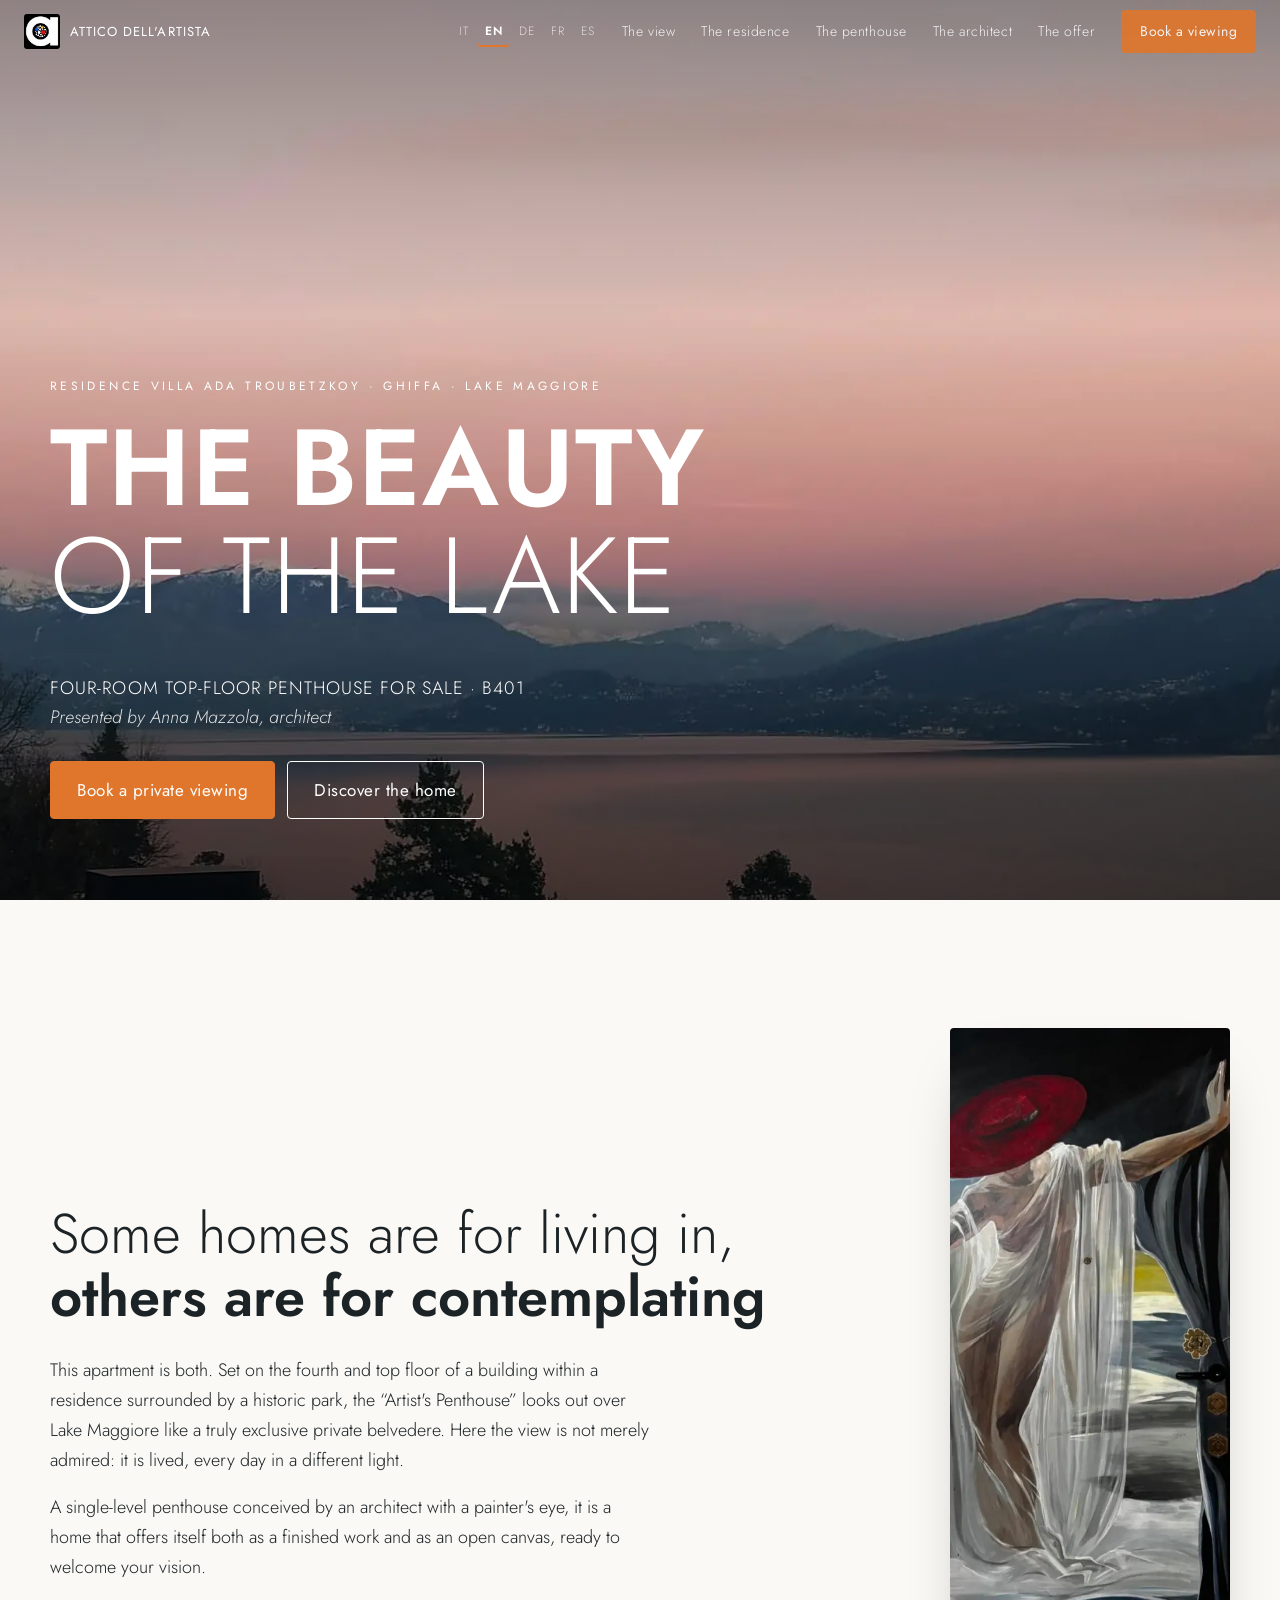
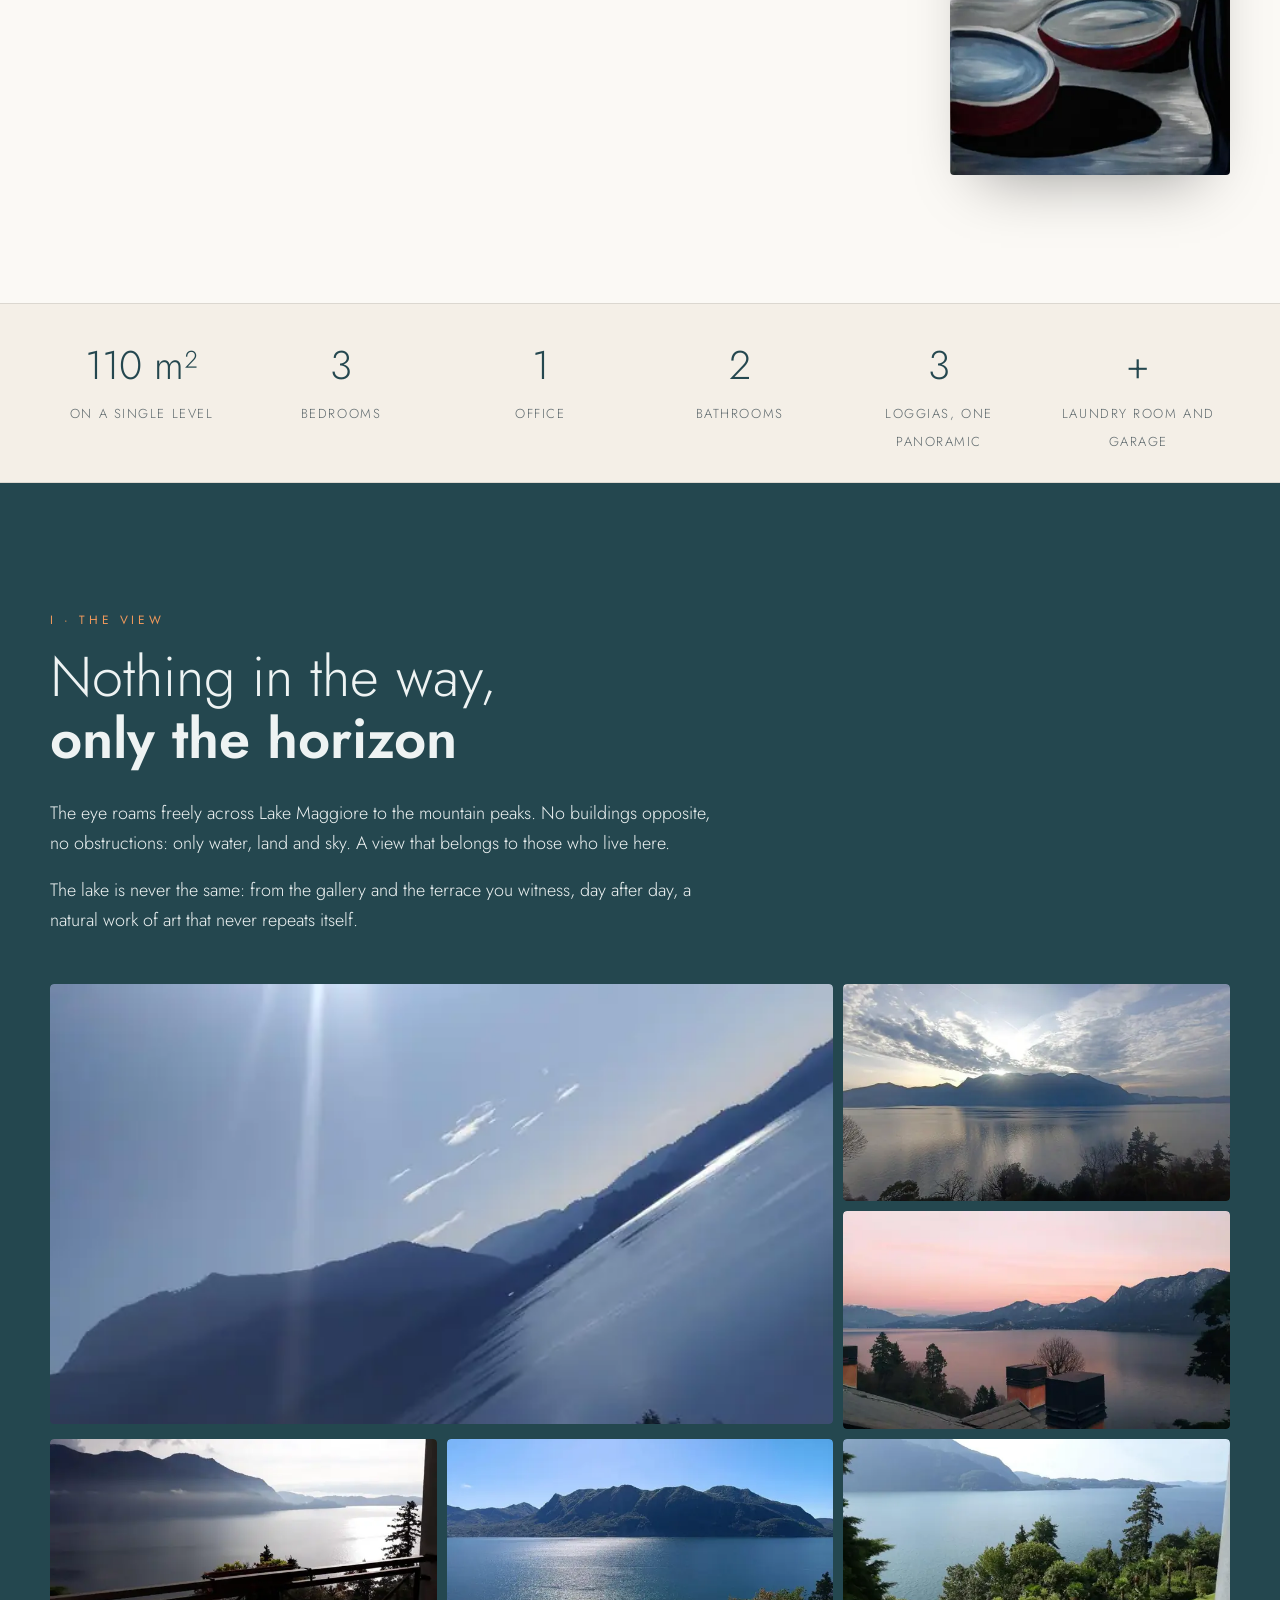
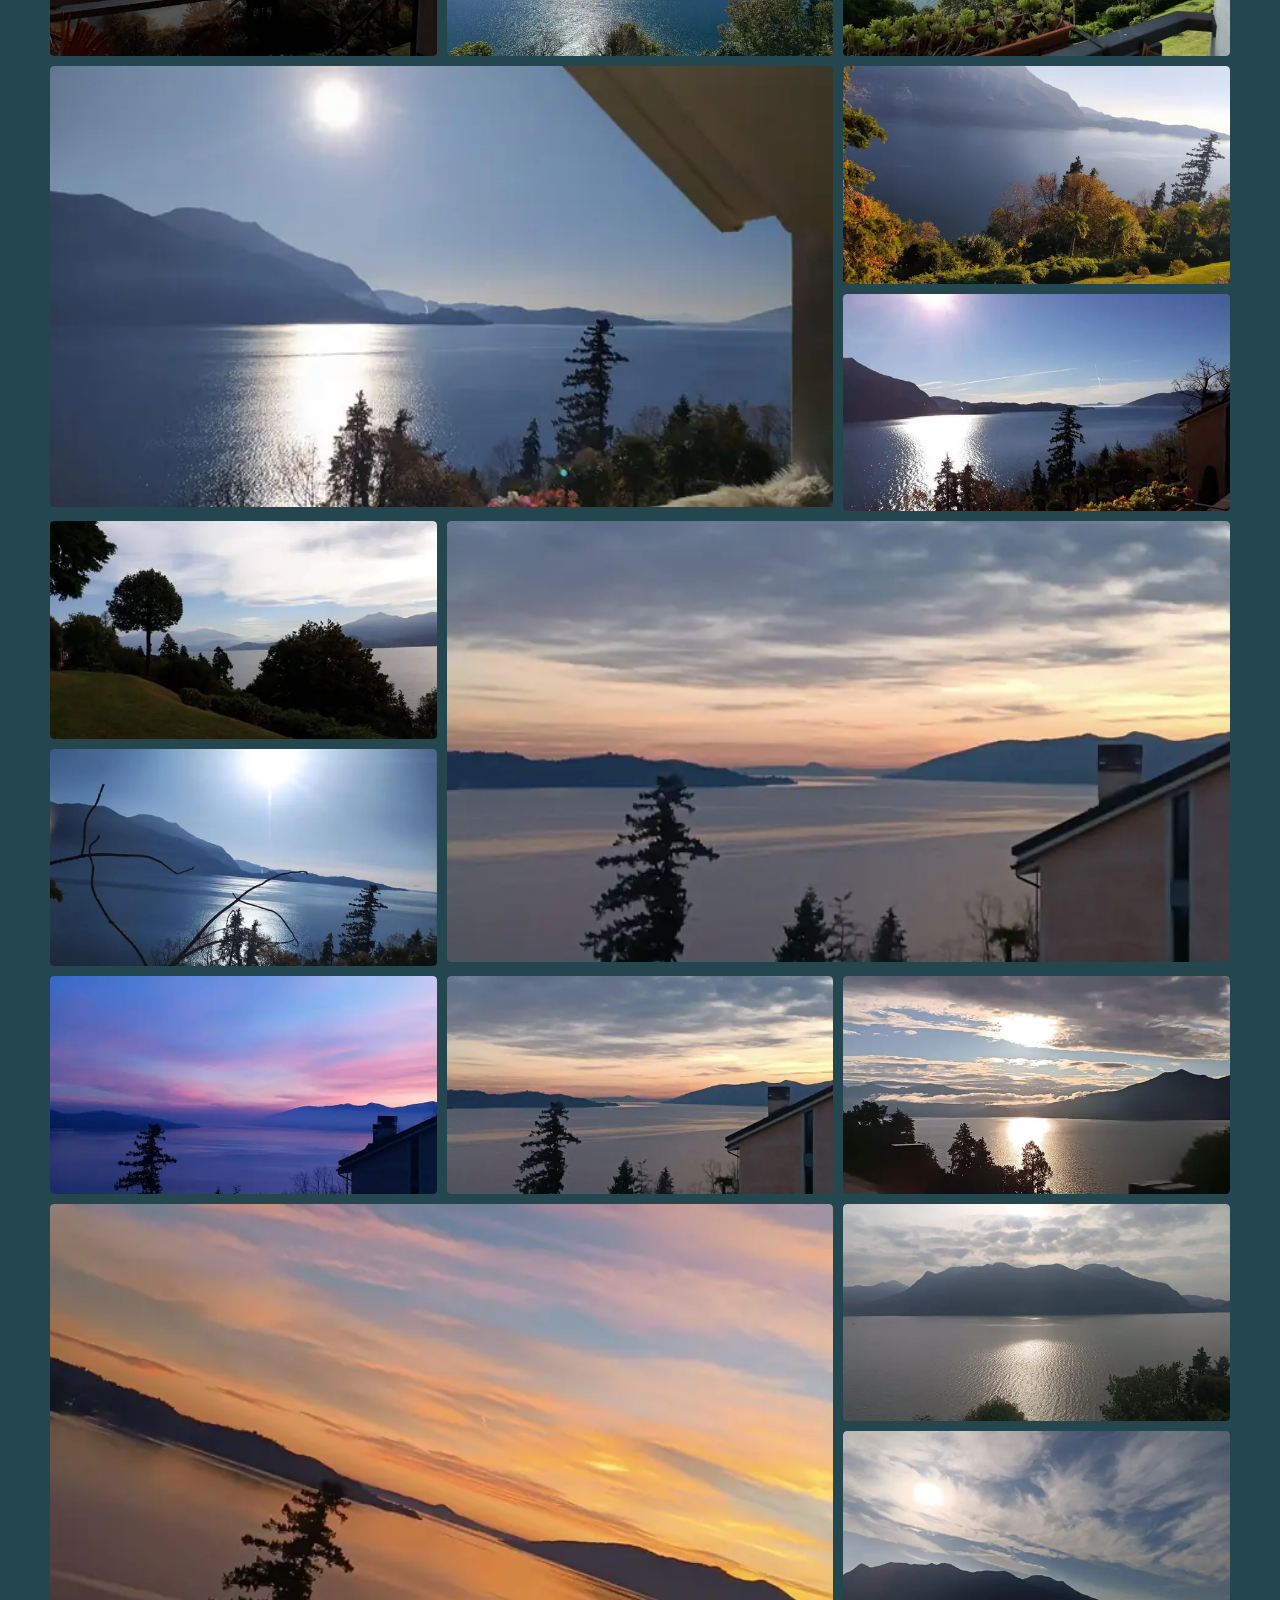
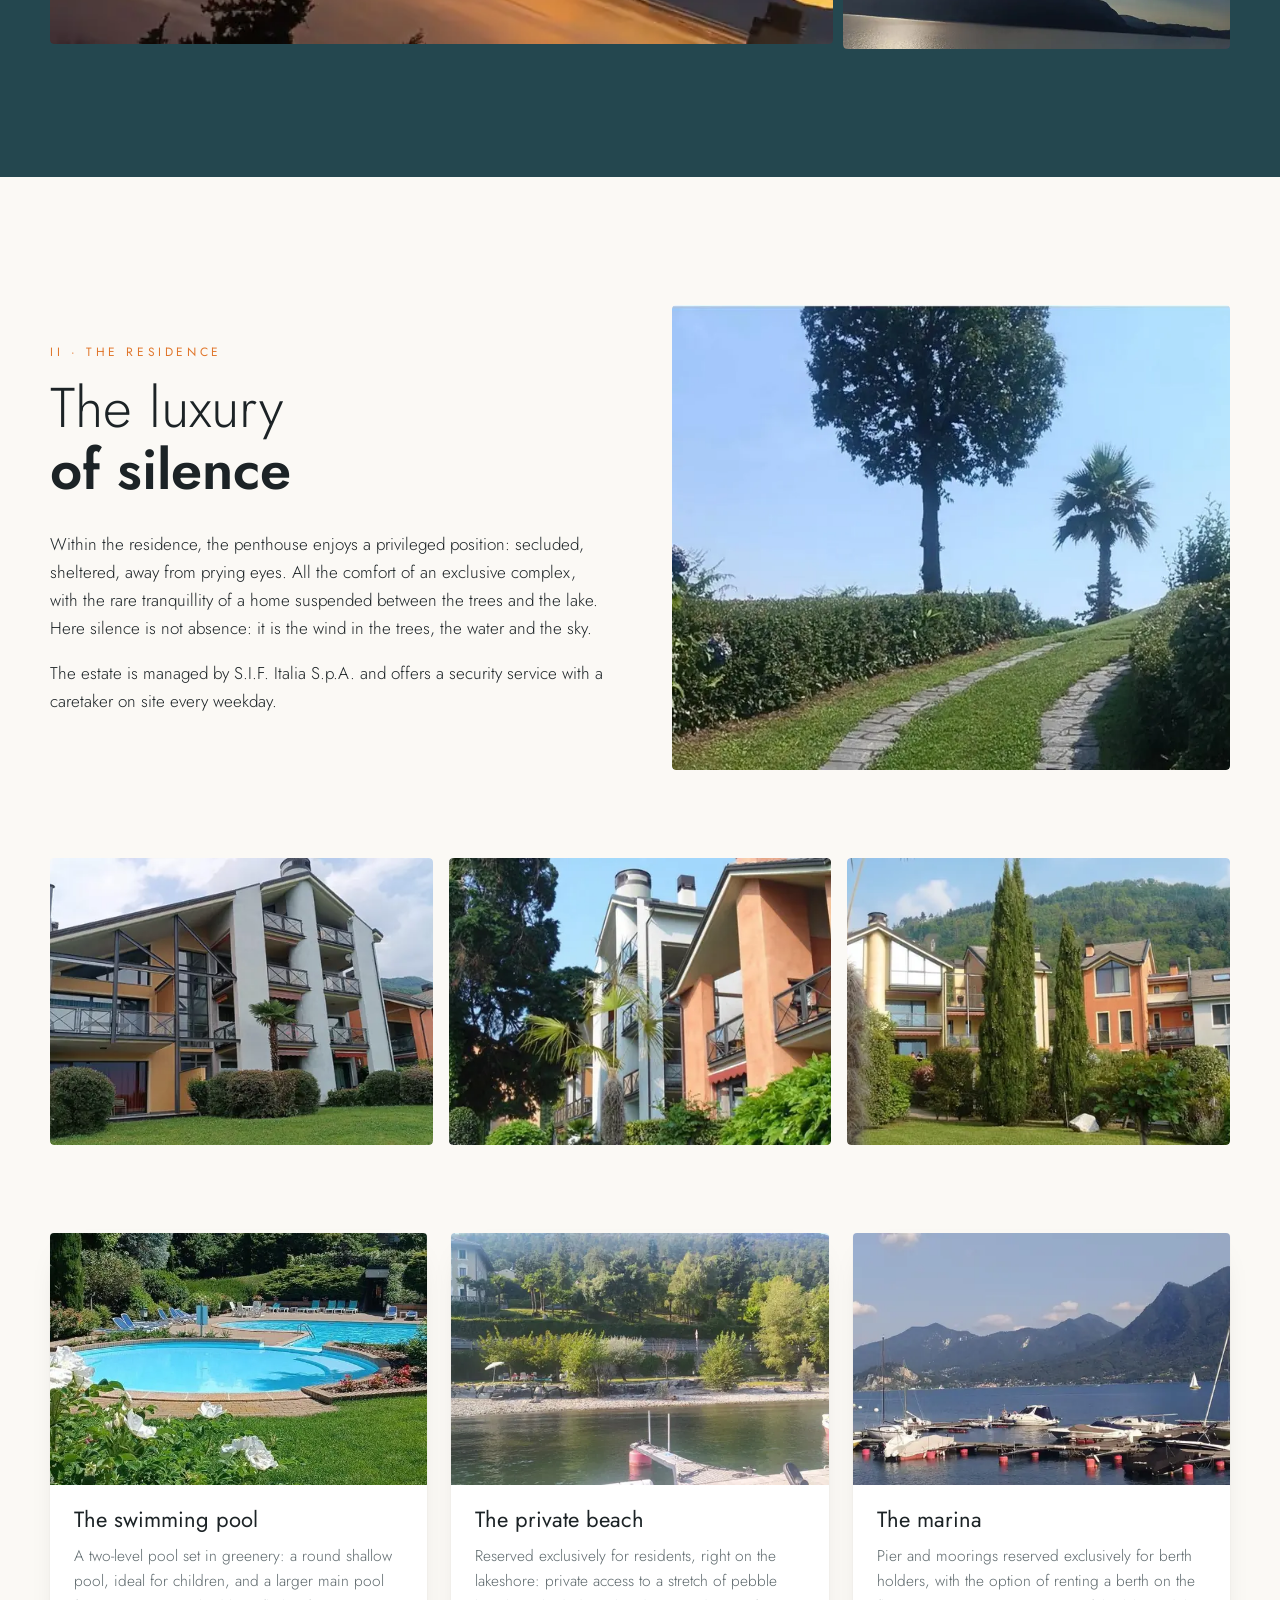
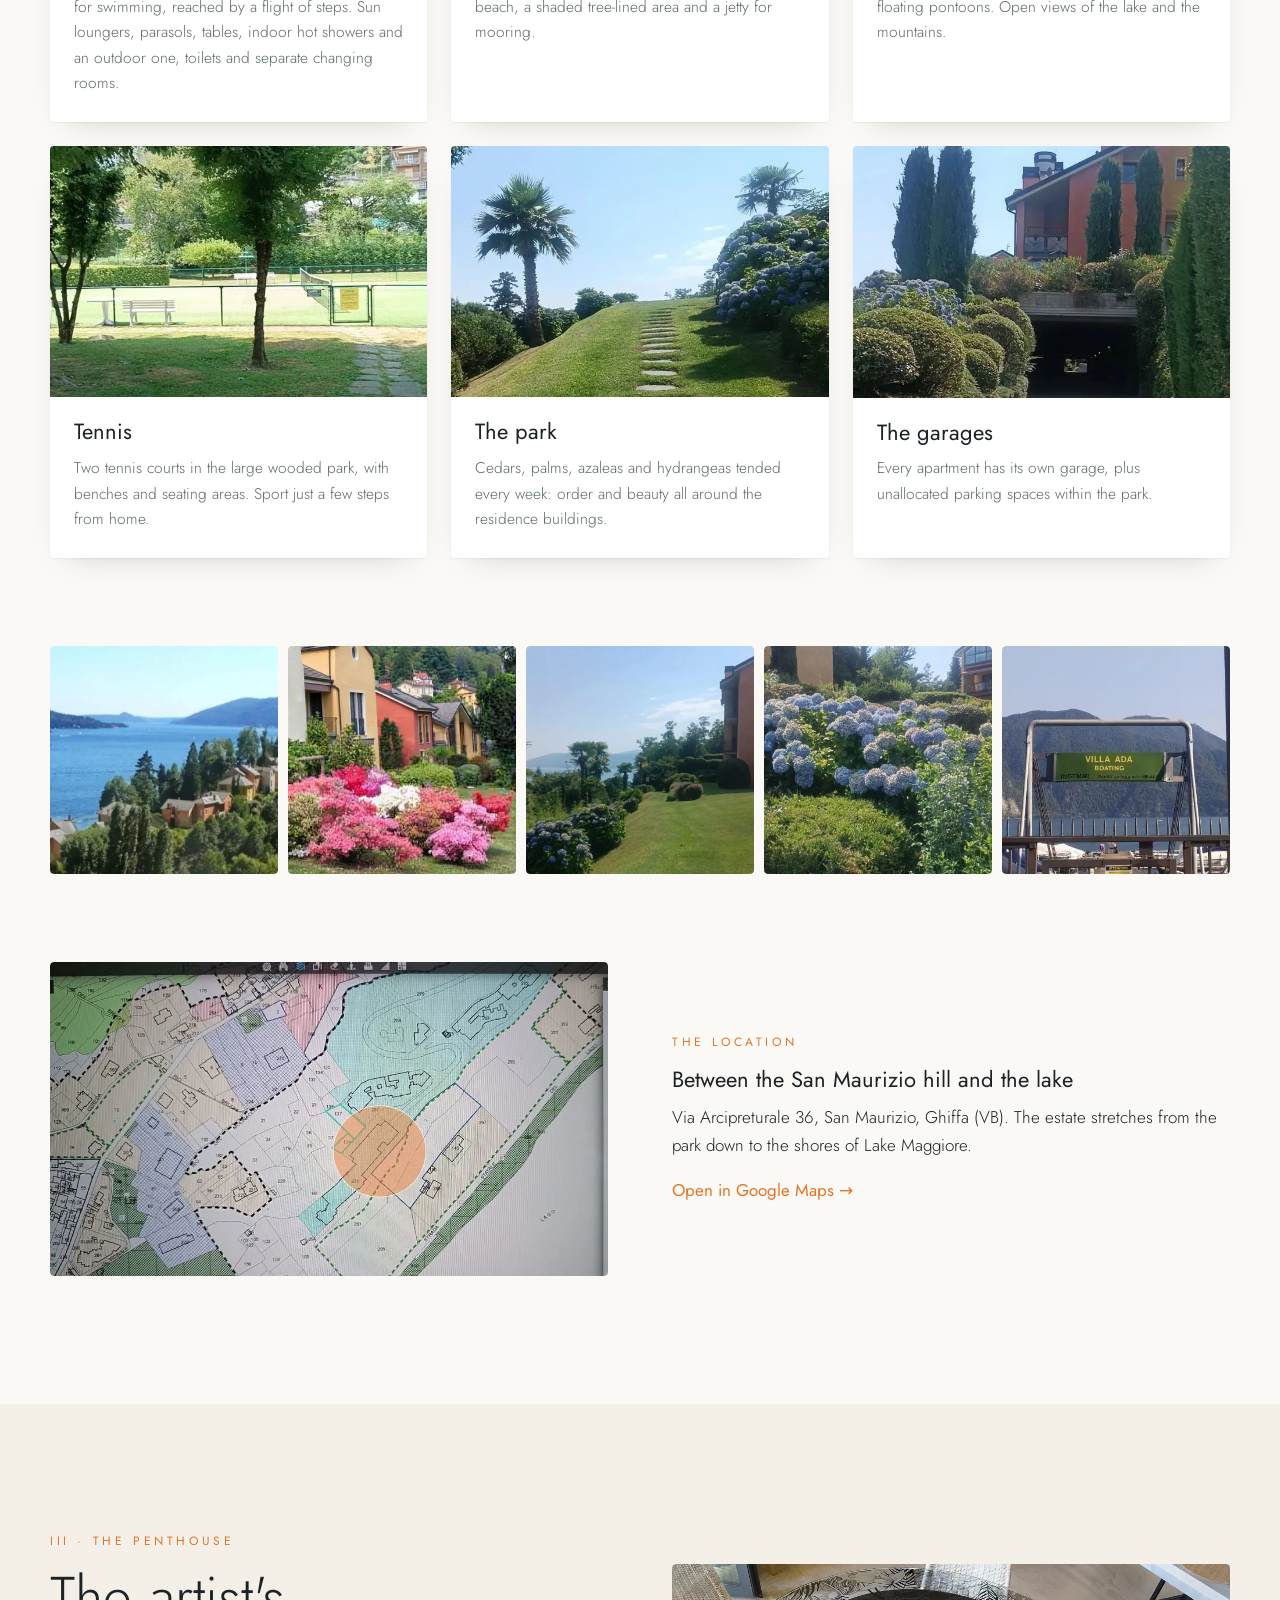
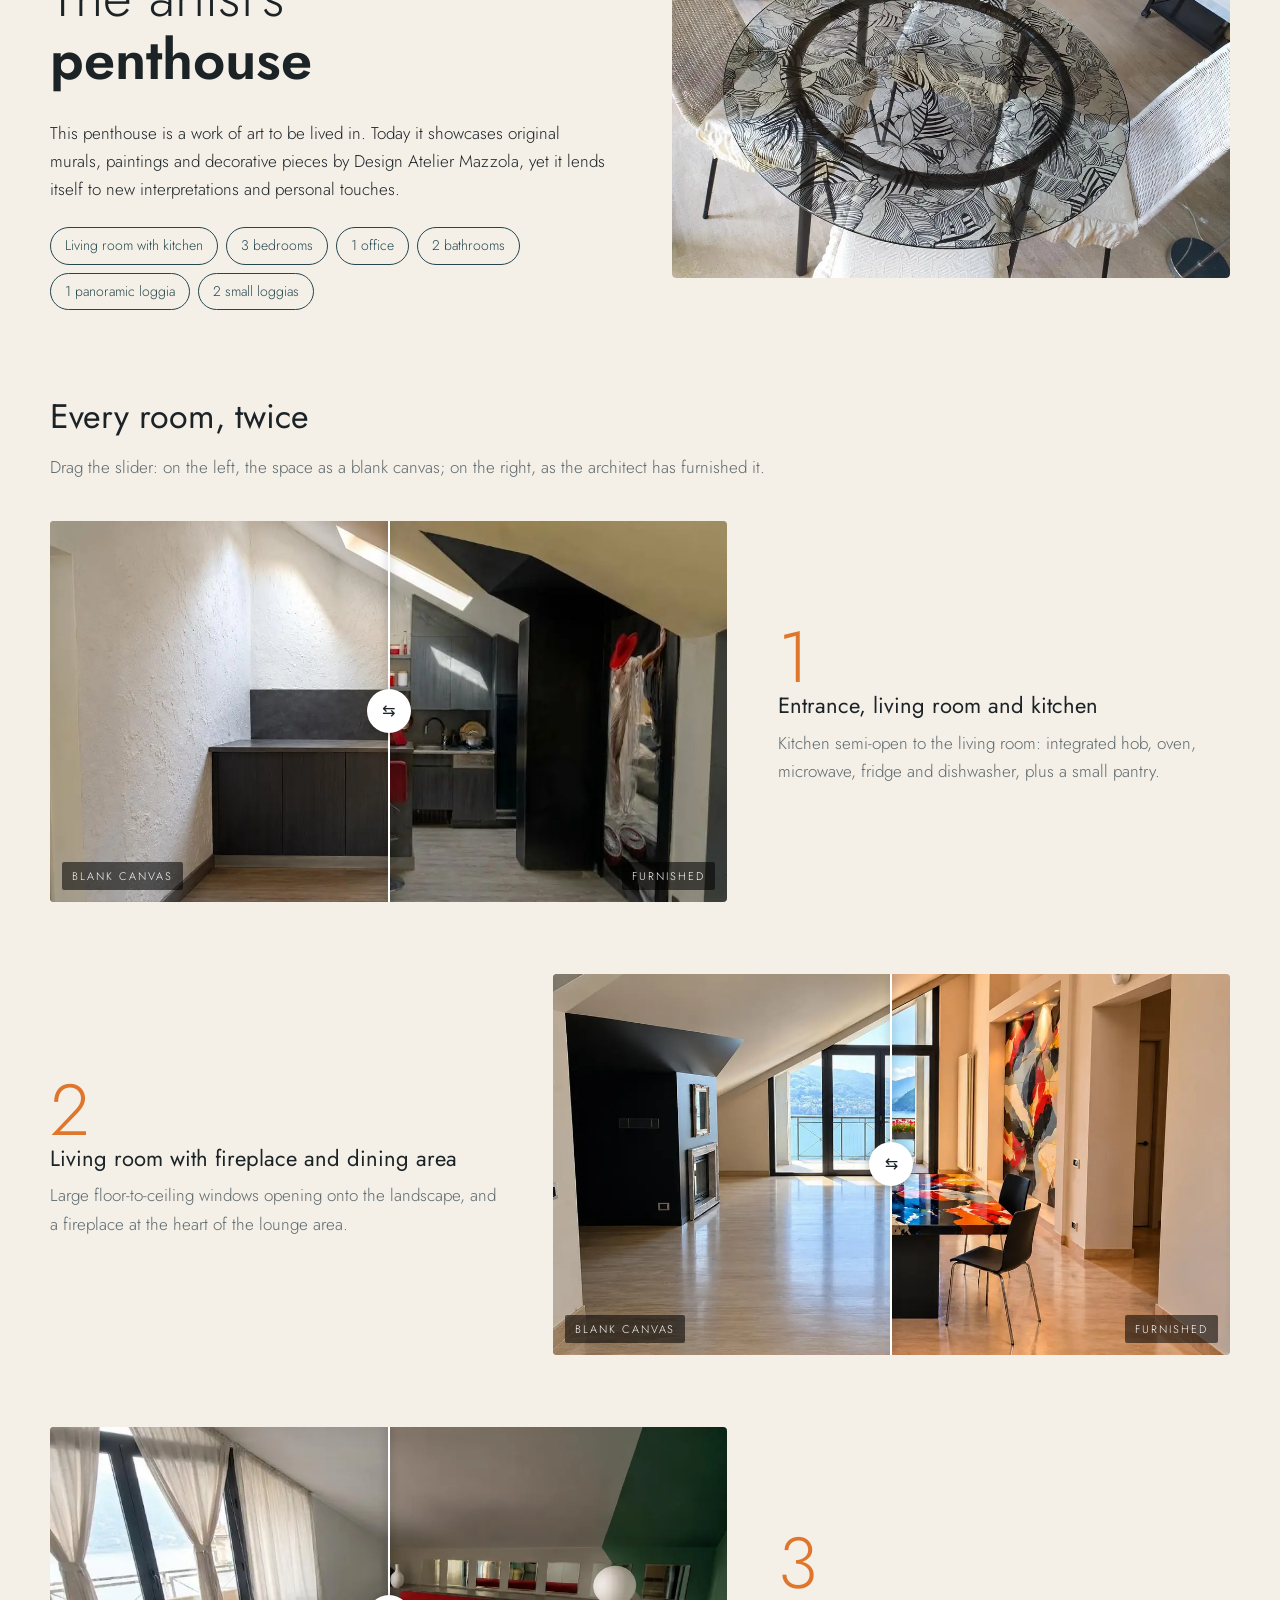
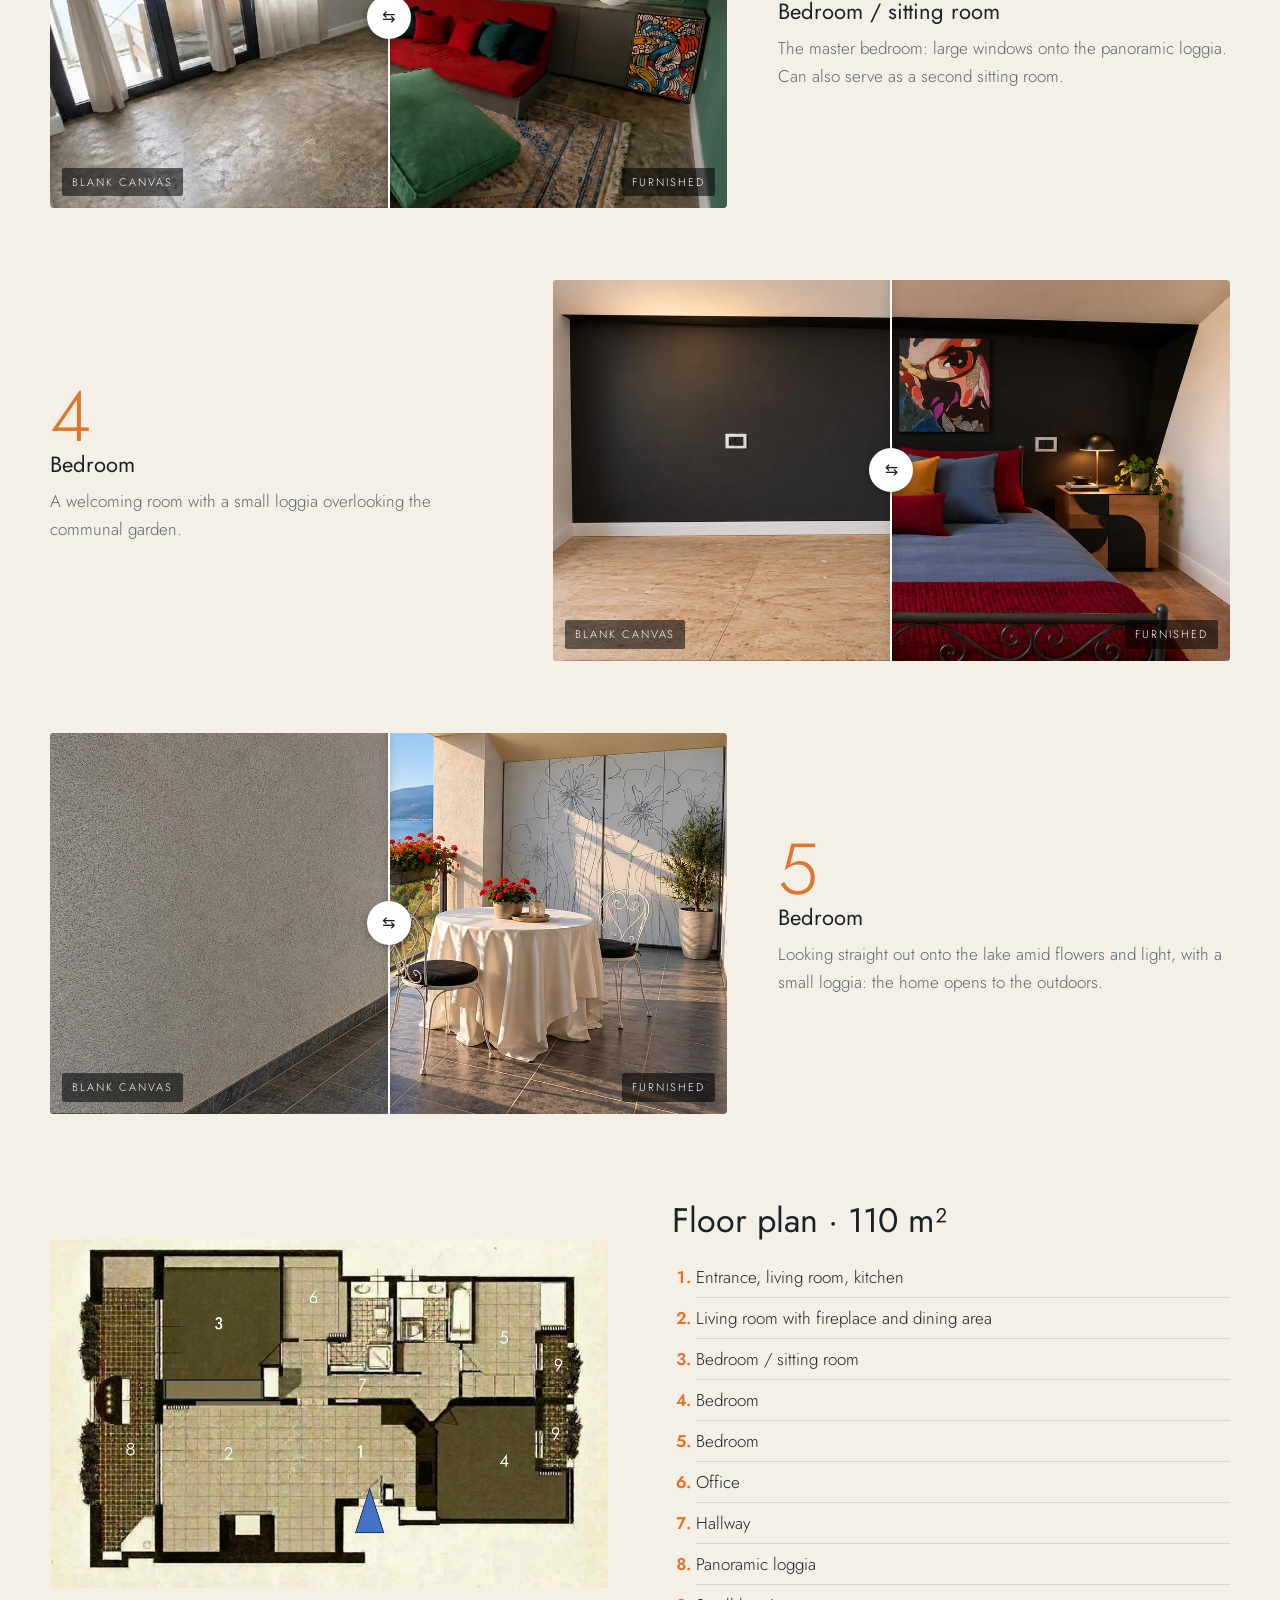
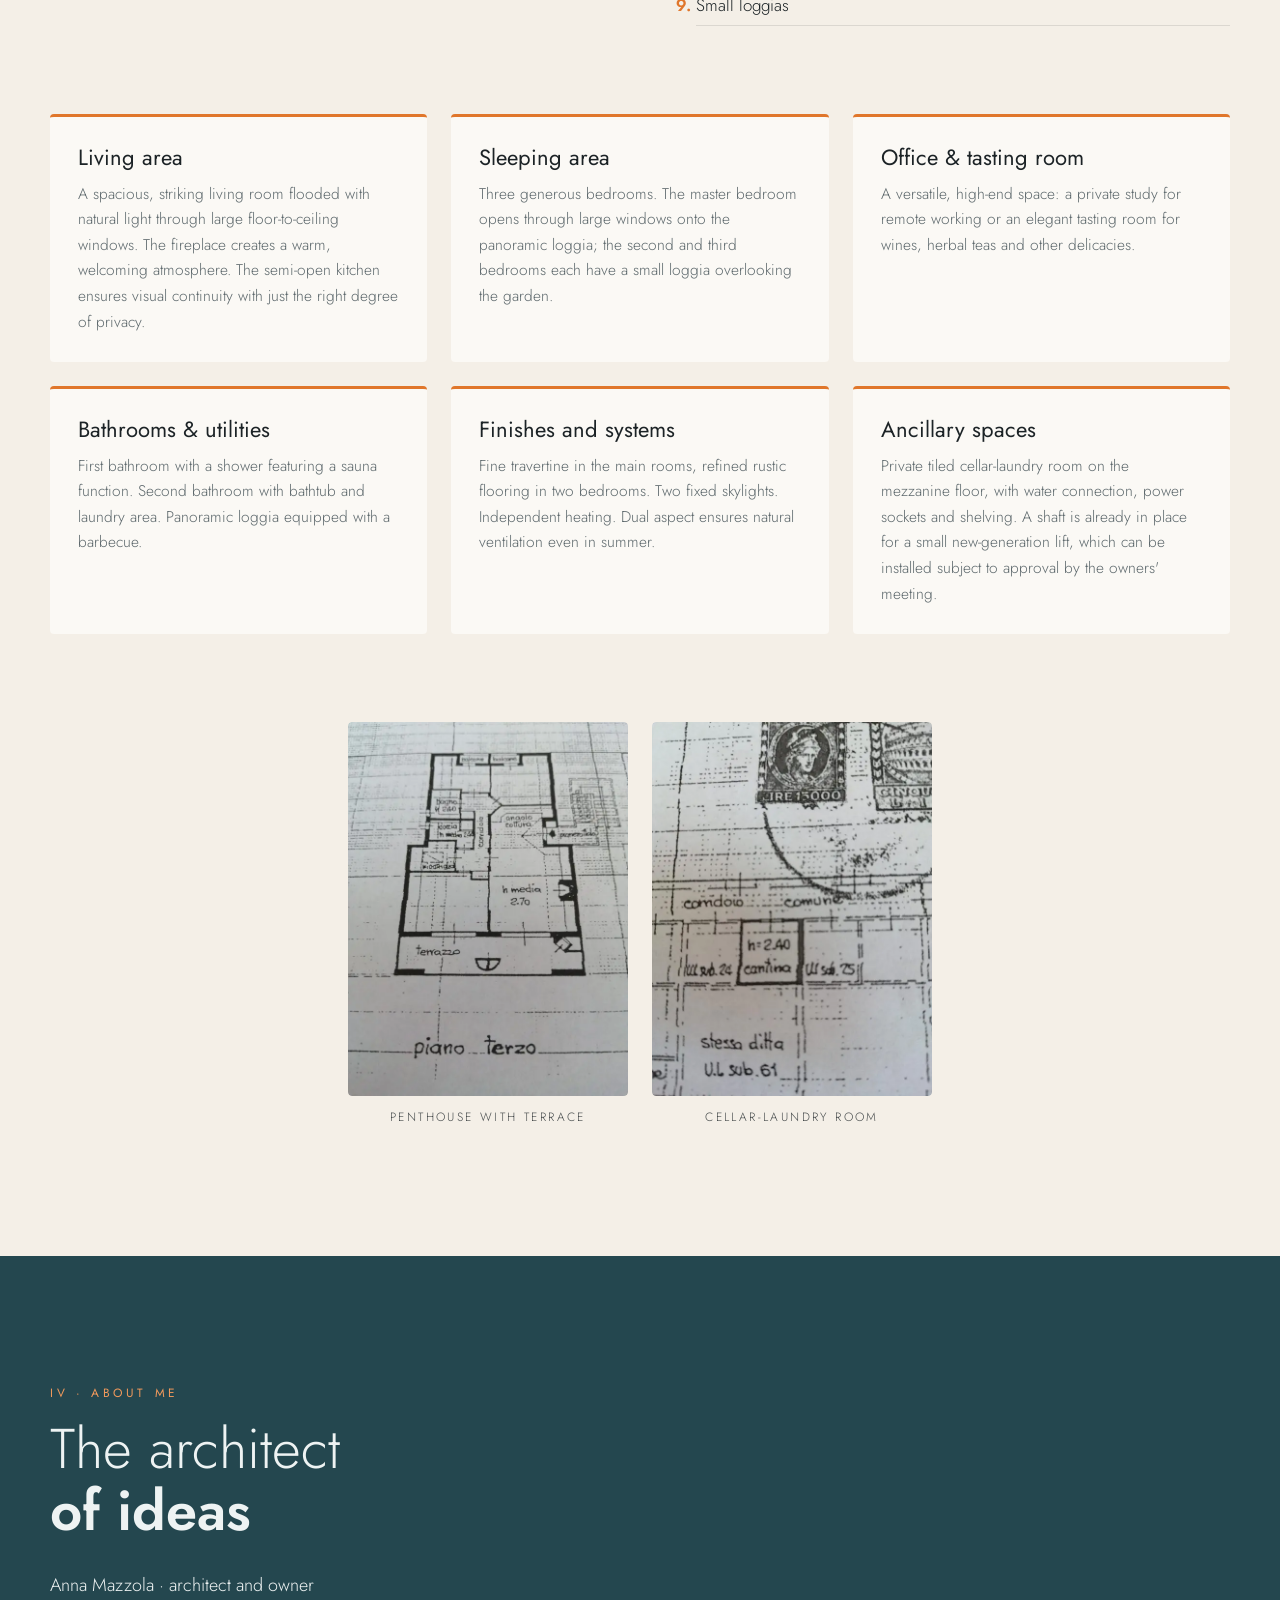
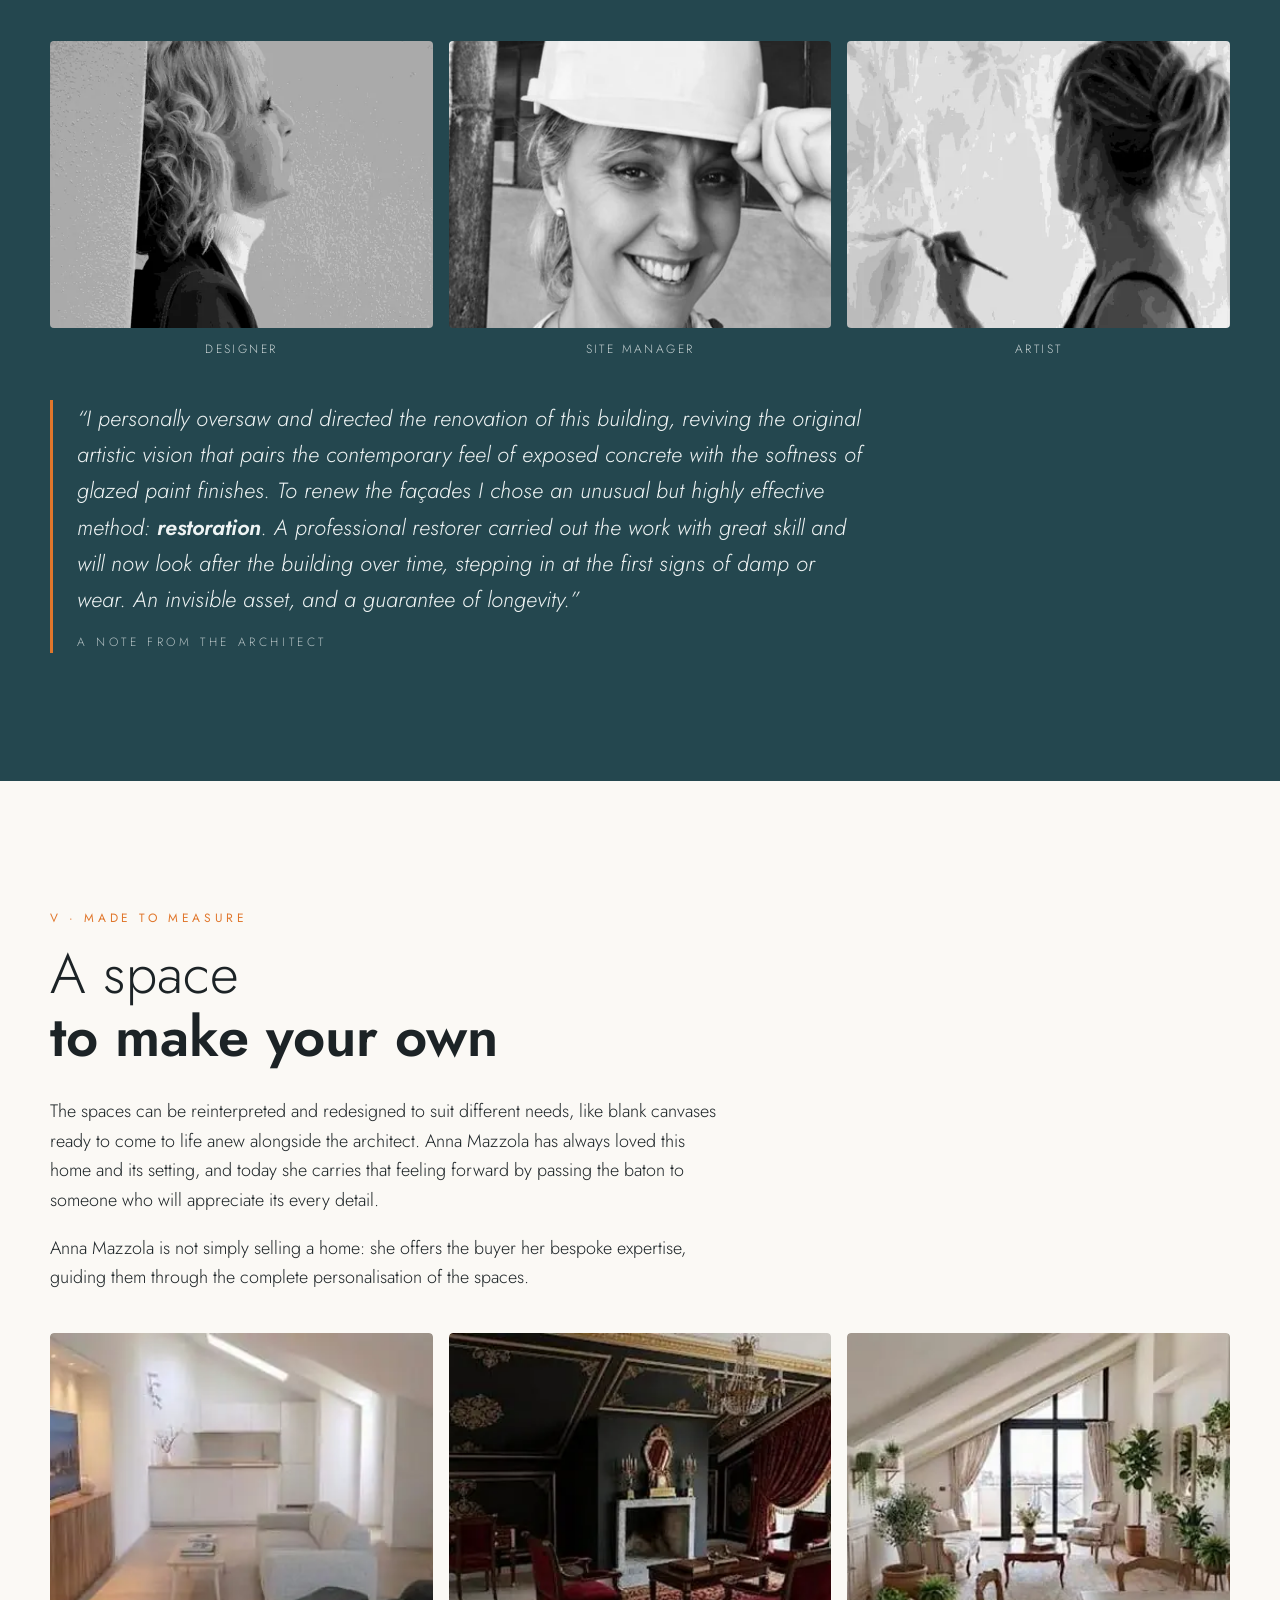
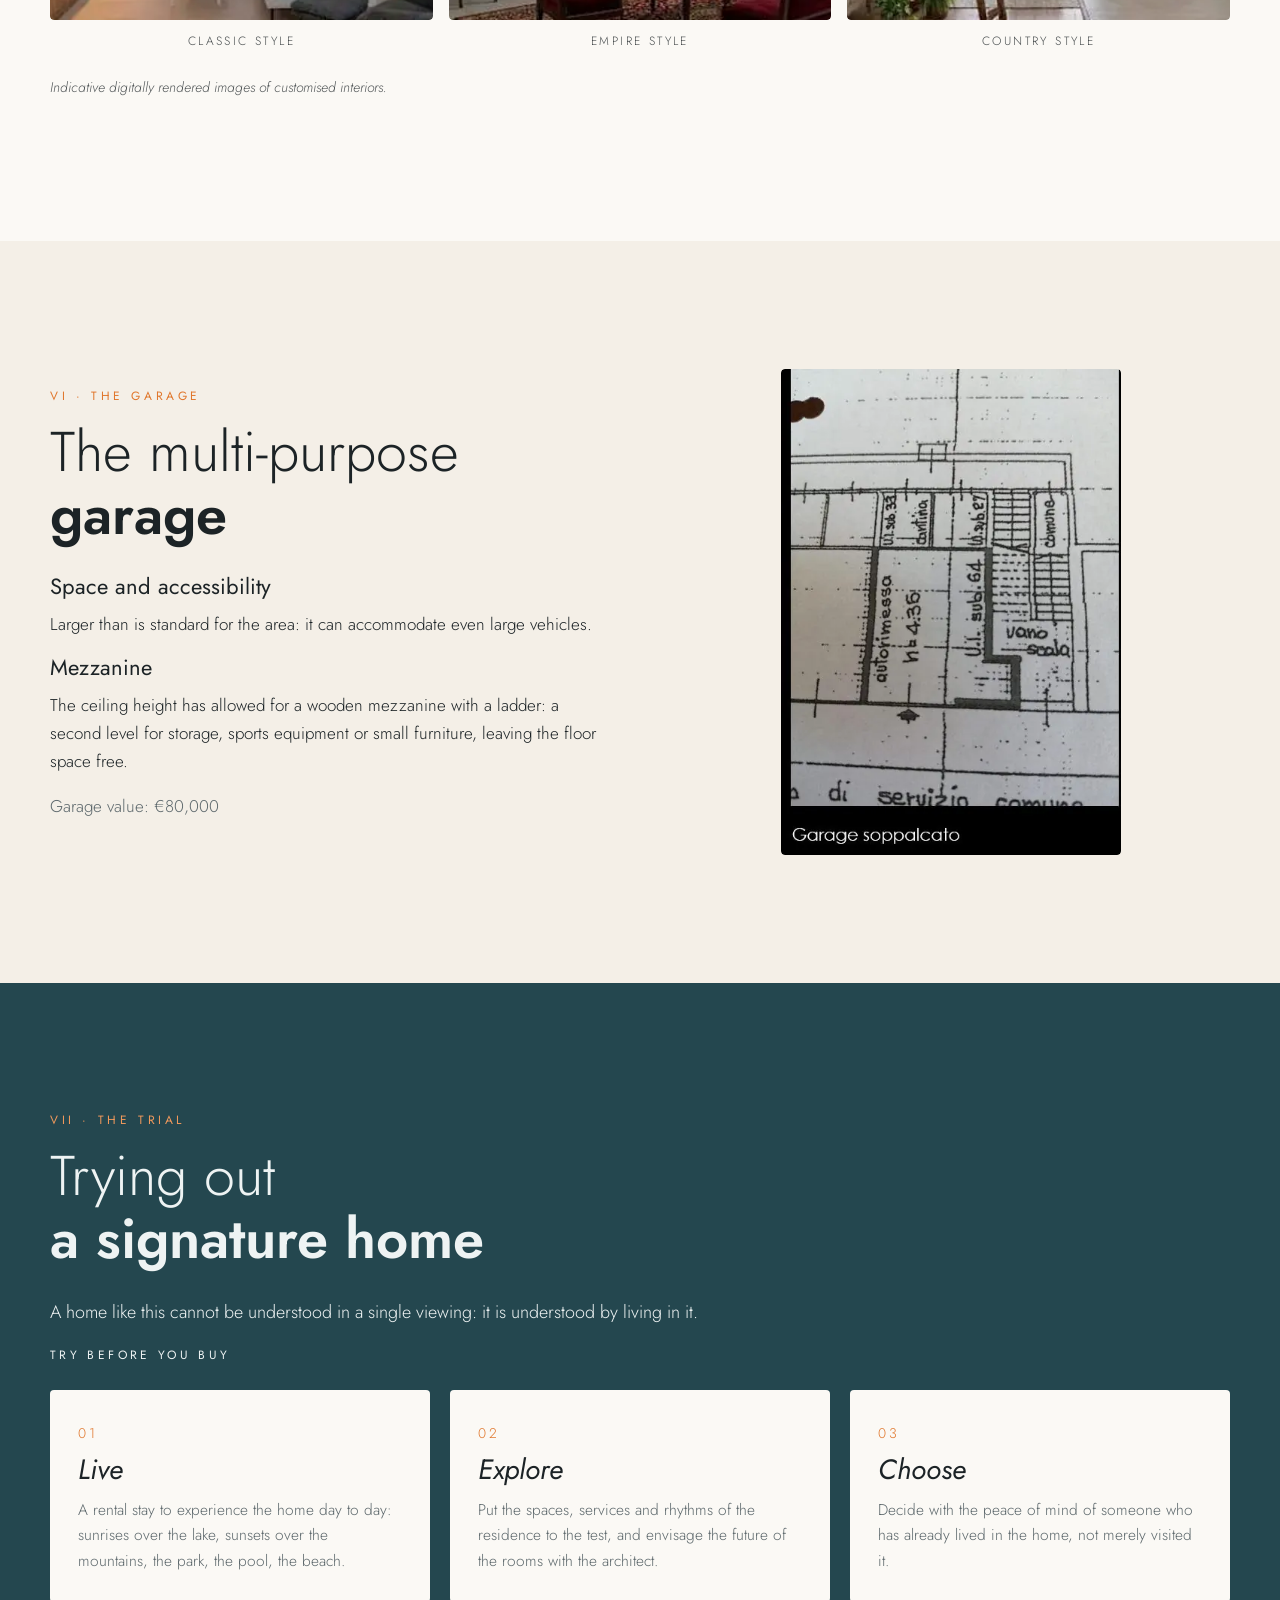
<file: en/index.html>
<!doctype html>
<html lang="en">
<head>
<meta charset="utf-8">
<meta name="viewport" content="width=device-width, initial-scale=1">
<title>The Artist&#x27;s Penthouse · Ghiffa, Lake Maggiore · For sale</title>
<meta name="description" content="For sale: a 110 m² top-floor penthouse with lake views in the Residence Villa Ada Troubetzkoy, Ghiffa (VB): 3 bedrooms, office, 2 bathrooms, panoramic loggia, garage. Swimming pool, private beach, marina and tennis.">
<meta name="theme-color" content="#24474f">
<link rel="canonical" href="https://villaada-b401.com/en/">
<link rel="alternate" hreflang="it" href="https://villaada-b401.com/">
<link rel="alternate" hreflang="en" href="https://villaada-b401.com/en/">
<link rel="alternate" hreflang="de" href="https://villaada-b401.com/de/">
<link rel="alternate" hreflang="fr" href="https://villaada-b401.com/fr/">
<link rel="alternate" hreflang="es" href="https://villaada-b401.com/es/">
<link rel="alternate" hreflang="x-default" href="https://villaada-b401.com/">
<link rel="icon" href="../img/favicon.png" type="image/png">
<link rel="apple-touch-icon" href="../img/apple-touch-icon.png">
<meta property="og:type" content="website">
<meta property="og:title" content="The Artist&#x27;s Penthouse · Lake Maggiore">
<meta property="og:description" content="Four-room top-floor penthouse with lake views, 110 m², Residence Villa Ada Troubetzkoy, Ghiffa. Presented by Anna Mazzola, architect.">
<meta property="og:image" content="https://villaada-b401.com/img/og-en.jpg">
<meta property="og:image:type" content="image/jpeg">
<meta property="og:image:width" content="1200">
<meta property="og:image:height" content="630">
<meta property="og:image:alt" content="The Artist&#x27;s Penthouse · Lake Maggiore">
<meta property="og:site_name" content="Attico dell'Artista">
<meta name="twitter:card" content="summary_large_image">
<meta name="twitter:title" content="The Artist&#x27;s Penthouse · Lake Maggiore">
<meta name="twitter:description" content="Four-room top-floor penthouse with lake views, 110 m², Residence Villa Ada Troubetzkoy, Ghiffa. Presented by Anna Mazzola, architect.">
<meta name="twitter:image" content="https://villaada-b401.com/img/og-en.jpg">
<meta property="og:url" content="https://villaada-b401.com/en/">
<meta property="og:locale" content="en_GB">
<meta property="og:locale:alternate" content="it_IT"><meta property="og:locale:alternate" content="de_DE"><meta property="og:locale:alternate" content="fr_FR"><meta property="og:locale:alternate" content="es_ES">
<link rel="preload" as="image" href="../img/hero-960.webp" imagesrcset="../img/hero-960.webp 960w, ../img/hero-1598.webp 1598w" imagesizes="100vw" fetchpriority="high">
<link rel="preconnect" href="https://fonts.googleapis.com">
<link rel="preconnect" href="https://fonts.gstatic.com" crossorigin>
<link href="https://fonts.googleapis.com/css2?family=Jost:wght@300;400;600&display=swap" rel="stylesheet">
<link rel="stylesheet" href="../style.css">
<script type="application/ld+json">{"@context": "https://schema.org", "@type": "RealEstateListing", "inLanguage": "en", "name": "The Artist's Penthouse – Four-room top-floor apartment B401", "description": "110 m² top-floor penthouse with lake views, laundry room and garage in the Residence Villa Ada Troubetzkoy.", "url": "https://villaada-b401.com/en/", "image": "https://villaada-b401.com/img/og-en.jpg", "offers": {"@type": "Offer", "price": 730000, "priceCurrency": "EUR", "availability": "https://schema.org/InStock"}, "itemOffered": {"@type": "Apartment", "numberOfRooms": 4, "numberOfBedrooms": 3, "numberOfBathroomsTotal": 2, "floorSize": {"@type": "QuantitativeValue", "value": 110, "unitCode": "MTK"}, "address": {"@type": "PostalAddress", "streetAddress": "Via Arcipreturale 36", "addressLocality": "Ghiffa", "addressRegion": "VB", "postalCode": "28823", "addressCountry": "IT"}}, "seller": {"@type": "Person", "name": "Anna Mazzola", "telephone": "+393355858642", "email": "ateliermazzola@gmail.com", "url": "https://www.annamazzola.it"}}</script>
</head>
<body>
<a class="skip" href="#main">Skip to content</a>
<header class="nav" id="top">
  <a class="brand" href="#top" aria-label="Home"><img src="../img/logo-125.webp" width="36" height="36" alt=""><span>Attico dell'Artista</span></a>
  <div class="langs" role="navigation" aria-label="Language"><a href="../" hreflang="it" lang="it" title="Italiano" data-s="Questa pagina è disponibile in italiano" data-go="Apri">IT</a><a href="../en/" hreflang="en" lang="en" title="English" aria-current="true">EN</a><a href="../de/" hreflang="de" lang="de" title="Deutsch" data-s="Diese Seite ist auf Deutsch verfügbar" data-go="Öffnen">DE</a><a href="../fr/" hreflang="fr" lang="fr" title="Français" data-s="Cette page est disponible en français" data-go="Ouvrir">FR</a><a href="../es/" hreflang="es" lang="es" title="Español" data-s="Esta página está disponible en español" data-go="Abrir">ES</a></div>
  <button class="burger" aria-label="Open menu" aria-expanded="false" aria-controls="menu"><span></span><span></span></button>
  <nav id="menu">
    <a href="#vista">The view</a><a href="#residence">The residence</a><a href="#mansarda">The penthouse</a><a href="#architetto">The architect</a><a href="#proposta">The offer</a><a href="#contatti" class="btn btn-s">Book a viewing</a>
  </nav>
</header>

<main id="main">
<section class="hero">
  <img class="hero-bg" src="../img/hero-960.webp" srcset="../img/hero-960.webp 960w, ../img/hero-1598.webp 1598w" sizes="100vw" width="1598" height="899" alt="Pink dawn over Lake Maggiore seen from the penthouse" fetchpriority="high">
  <div class="hero-c wrap">
    <p class="kicker">Residence Villa Ada Troubetzkoy · Ghiffa · Lake Maggiore</p>
    <h1><strong>The beauty</strong><br>of the lake</h1>
    <p class="hero-sub">Four-room top-floor penthouse for sale · B401<br><em>Presented by Anna Mazzola, architect</em></p>
    <div class="hero-cta"><a href="#contatti" class="btn">Book a private viewing</a><a href="#vista" class="btn btn-ghost">Discover the home</a></div>
  </div>
</section>

<section class="intro wrap">
  <div class="intro-t">
    <h2 class="h-lite">Some homes are for living in,<br><strong>others are for contemplating</strong></h2>
    <p>This apartment is both. Set on the fourth and top floor of a building within a residence surrounded by a historic park, the “Artist's Penthouse” looks out over Lake Maggiore like a truly exclusive private belvedere. Here the view is not merely admired: it is lived, every day in a different light.</p>
    <p>A single-level penthouse conceived by an architect with a painter's eye, it is a home that offers itself both as a finished work and as an open canvas, ready to welcome your vision.</p>
  </div>
  <figure class="intro-art"><img src="../img/intro-art-480.webp" srcset="../img/intro-art-480.webp 480w" sizes="(max-width: 800px) 60vw, 300px" width="480" height="1281" alt="Artwork in the penthouse" loading="lazy" decoding="async"></figure>
</section>

<section class="facts" aria-label="At a glance">
  <ul class="wrap">
    <li><b>110 m²</b><span>on a single level</span></li>
    <li><b>3</b><span>bedrooms</span></li>
    <li><b>1</b><span>office</span></li>
    <li><b>2</b><span>bathrooms</span></li>
    <li><b>3</b><span>loggias, one panoramic</span></li>
    <li><b>+</b><span>laundry room and garage</span></li>
  </ul>
</section>

<section id="vista" class="sec dark">
  <div class="wrap">
    <p class="eyebrow">I · The view</p>
    <h2 class="h-lite">Nothing in the way,<br><strong>only the horizon</strong></h2>
    <p class="lead">The eye roams freely across Lake Maggiore to the mountain peaks. No buildings opposite, no obstructions: only water, land and sky. A view that belongs to those who live here.</p>
    <p class="lead">The lake is never the same: from the gallery and the terrace you witness, day after day, a natural work of art that never repeats itself.</p>
    <div class="gallery"><figure class="g-item wide"><a href="../img/vista-01-1280.webp" class="lb" data-cap="Sunbeams on the lake"><img src="../img/vista-01-640.webp" srcset="../img/vista-01-640.webp 640w, ../img/vista-01-1280.webp 1280w" sizes="(max-width: 700px) 100vw, 33vw" width="1280" height="719" alt="Sunbeams on the lake" loading="lazy" decoding="async"></a></figure><figure class="g-item"><a href="../img/vista-02-1280.webp" class="lb" data-cap="Clouds and reflections on Lake Maggiore"><img src="../img/vista-02-640.webp" srcset="../img/vista-02-640.webp 640w, ../img/vista-02-1280.webp 1280w" sizes="(max-width: 700px) 100vw, 33vw" width="1280" height="720" alt="Clouds and reflections on Lake Maggiore" loading="lazy" decoding="async"></a></figure><figure class="g-item"><a href="../img/vista-03-971.webp" class="lb" data-cap="Pink dawn over the mountains"><img src="../img/vista-03-640.webp" srcset="../img/vista-03-640.webp 640w, ../img/vista-03-971.webp 971w" sizes="(max-width: 700px) 100vw, 33vw" width="971" height="546" alt="Pink dawn over the mountains" loading="lazy" decoding="async"></a></figure><figure class="g-item"><a href="../img/vista-04-971.webp" class="lb" data-cap="Backlight from the gallery"><img src="../img/vista-04-640.webp" srcset="../img/vista-04-640.webp 640w, ../img/vista-04-971.webp 971w" sizes="(max-width: 700px) 100vw, 33vw" width="971" height="546" alt="Backlight from the gallery" loading="lazy" decoding="async"></a></figure><figure class="g-item"><a href="../img/vista-05-1007.webp" class="lb" data-cap="Clear sky over the lake"><img src="../img/vista-05-640.webp" srcset="../img/vista-05-640.webp 640w, ../img/vista-05-1007.webp 1007w" sizes="(max-width: 700px) 100vw, 33vw" width="1007" height="567" alt="Clear sky over the lake" loading="lazy" decoding="async"></a></figure><figure class="g-item wide"><a href="../img/vista-06-1280.webp" class="lb" data-cap="Winter sun from the terrace"><img src="../img/vista-06-640.webp" srcset="../img/vista-06-640.webp 640w, ../img/vista-06-1280.webp 1280w" sizes="(max-width: 700px) 100vw, 33vw" width="1280" height="719" alt="Winter sun from the terrace" loading="lazy" decoding="async"></a></figure><figure class="g-item"><a href="../img/vista-07-1008.webp" class="lb" data-cap="The lake through the greenery"><img src="../img/vista-07-640.webp" srcset="../img/vista-07-640.webp 640w, ../img/vista-07-1008.webp 1008w" sizes="(max-width: 700px) 100vw, 33vw" width="1008" height="567" alt="The lake through the greenery" loading="lazy" decoding="async"></a></figure><figure class="g-item"><a href="../img/vista-08-1280.webp" class="lb" data-cap="Autumn on the lake"><img src="../img/vista-08-640.webp" srcset="../img/vista-08-640.webp 640w, ../img/vista-08-1280.webp 1280w" sizes="(max-width: 700px) 100vw, 33vw" width="1280" height="719" alt="Autumn on the lake" loading="lazy" decoding="async"></a></figure><figure class="g-item"><a href="../img/vista-09-1280.webp" class="lb" data-cap="A trail of light on the water"><img src="../img/vista-09-640.webp" srcset="../img/vista-09-640.webp 640w, ../img/vista-09-1280.webp 1280w" sizes="(max-width: 700px) 100vw, 33vw" width="1280" height="720" alt="A trail of light on the water" loading="lazy" decoding="async"></a></figure><figure class="g-item"><a href="../img/vista-10-756.webp" class="lb" data-cap="Silhouettes of trees by the lake"><img src="../img/vista-10-640.webp" srcset="../img/vista-10-640.webp 640w, ../img/vista-10-756.webp 756w" sizes="(max-width: 700px) 100vw, 33vw" width="756" height="427" alt="Silhouettes of trees by the lake" loading="lazy" decoding="async"></a></figure><figure class="g-item wide"><a href="../img/vista-11-1280.webp" class="lb" data-cap="Sunset over the lake"><img src="../img/vista-11-640.webp" srcset="../img/vista-11-640.webp 640w, ../img/vista-11-1280.webp 1280w" sizes="(max-width: 700px) 100vw, 33vw" width="1280" height="721" alt="Sunset over the lake" loading="lazy" decoding="async"></a></figure><figure class="g-item"><a href="../img/vista-12-1007.webp" class="lb" data-cap="Sun through the branches"><img src="../img/vista-12-640.webp" srcset="../img/vista-12-640.webp 640w, ../img/vista-12-1007.webp 1007w" sizes="(max-width: 700px) 100vw, 33vw" width="1007" height="570" alt="Sun through the branches" loading="lazy" decoding="async"></a></figure><figure class="g-item"><a href="../img/vista-13-1280.webp" class="lb" data-cap="Violet twilight"><img src="../img/vista-13-640.webp" srcset="../img/vista-13-640.webp 640w, ../img/vista-13-1280.webp 1280w" sizes="(max-width: 700px) 100vw, 33vw" width="1280" height="719" alt="Violet twilight" loading="lazy" decoding="async"></a></figure><figure class="g-item"><a href="../img/vista-14-1106.webp" class="lb" data-cap="Clouds at sunset"><img src="../img/vista-14-640.webp" srcset="../img/vista-14-640.webp 640w, ../img/vista-14-1106.webp 1106w" sizes="(max-width: 700px) 100vw, 33vw" width="1106" height="622" alt="Clouds at sunset" loading="lazy" decoding="async"></a></figure><figure class="g-item"><a href="../img/vista-15-1280.webp" class="lb" data-cap="Low sun over the mountains"><img src="../img/vista-15-640.webp" srcset="../img/vista-15-640.webp 640w, ../img/vista-15-1280.webp 1280w" sizes="(max-width: 700px) 100vw, 33vw" width="1280" height="722" alt="Low sun over the mountains" loading="lazy" decoding="async"></a></figure><figure class="g-item wide"><a href="../img/vista-16-1019.webp" class="lb" data-cap="Fiery sky"><img src="../img/vista-16-640.webp" srcset="../img/vista-16-640.webp 640w, ../img/vista-16-1019.webp 1019w" sizes="(max-width: 700px) 100vw, 33vw" width="1019" height="570" alt="Fiery sky" loading="lazy" decoding="async"></a></figure><figure class="g-item"><a href="../img/vista-17-1280.webp" class="lb" data-cap="Silvery light"><img src="../img/vista-17-640.webp" srcset="../img/vista-17-640.webp 640w, ../img/vista-17-1280.webp 1280w" sizes="(max-width: 700px) 100vw, 33vw" width="1280" height="722" alt="Silvery light" loading="lazy" decoding="async"></a></figure><figure class="g-item"><a href="../img/vista-18-1019.webp" class="lb" data-cap="Hazy sky"><img src="../img/vista-18-640.webp" srcset="../img/vista-18-640.webp 640w, ../img/vista-18-1019.webp 1019w" sizes="(max-width: 700px) 100vw, 33vw" width="1019" height="574" alt="Hazy sky" loading="lazy" decoding="async"></a></figure></div>
  </div>
</section>

<section id="residence" class="sec">
  <div class="wrap split">
    <div>
      <p class="eyebrow">II · The residence</p>
      <h2 class="h-lite">The luxury<br><strong>of silence</strong></h2>
      <p>Within the residence, the penthouse enjoys a privileged position: secluded, sheltered, away from prying eyes. All the comfort of an exclusive complex, with the rare tranquillity of a home suspended between the trees and the lake. Here silence is not absence: it is the wind in the trees, the water and the sky.</p>
      <p>The estate is managed by S.I.F. Italia S.p.A. and offers a security service with a caretaker on site every weekday.</p>
    </div>
    <figure><a href="../img/silenzio-805.webp" class="lb" data-cap="Avenue in the residence park"><img src="../img/silenzio-805.webp" srcset="../img/silenzio-805.webp 805w" sizes="(max-width: 800px) 100vw, 45vw" width="805" height="672" alt="Avenue in the residence park" loading="lazy" decoding="async"></a></figure>
  </div>
  <div class="wrap trio">
    <figure><a href="../img/edificio-1-1280.webp" class="lb" data-cap="Block B with the penthouse on the top floor"><img src="../img/edificio-1-640.webp" srcset="../img/edificio-1-640.webp 640w, ../img/edificio-1-1280.webp 1280w" sizes="(max-width: 700px) 100vw, 33vw" width="1280" height="722" alt="Block B with the penthouse on the top floor" loading="lazy" decoding="async"></a></figure>
    <figure><a href="../img/edificio-2-1280.webp" class="lb" data-cap="Façade of the residence among the palms"><img src="../img/edificio-2-640.webp" srcset="../img/edificio-2-640.webp 640w, ../img/edificio-2-1280.webp 1280w" sizes="(max-width: 700px) 100vw, 33vw" width="1280" height="720" alt="Façade of the residence among the palms" loading="lazy" decoding="async"></a></figure>
    <figure><a href="../img/edificio-3-1195.webp" class="lb" data-cap="The residence amid the green hillside"><img src="../img/edificio-3-640.webp" srcset="../img/edificio-3-640.webp 640w, ../img/edificio-3-1195.webp 1195w" sizes="(max-width: 700px) 100vw, 33vw" width="1195" height="672" alt="The residence amid the green hillside" loading="lazy" decoding="async"></a></figure>
  </div>
  <div class="wrap cards"><article class="card"><a href="../img/piscina-634.webp" class="lb" data-cap="The swimming pool"><img src="../img/piscina-634.webp" srcset="../img/piscina-634.webp 634w" sizes="(max-width: 700px) 100vw, 33vw" width="634" height="1125" alt="The swimming pool" loading="lazy" decoding="async"></a><div class="card-b"><h3>The swimming pool</h3><p>A two-level pool set in greenery: a round shallow pool, ideal for children, and a larger main pool for swimming, reached by a flight of steps. Sun loungers, parasols, tables, indoor hot showers and an outdoor one, toilets and separate changing rooms.</p></div></article><article class="card"><a href="../img/spiaggia-1280.webp" class="lb" data-cap="The private beach"><img src="../img/spiaggia-640.webp" srcset="../img/spiaggia-640.webp 640w, ../img/spiaggia-1280.webp 1280w" sizes="(max-width: 700px) 100vw, 33vw" width="1280" height="720" alt="The private beach" loading="lazy" decoding="async"></a><div class="card-b"><h3>The private beach</h3><p>Reserved exclusively for residents, right on the lakeshore: private access to a stretch of pebble beach, a shaded tree-lined area and a jetty for mooring.</p></div></article><article class="card"><a href="../img/porto-1280.webp" class="lb" data-cap="The marina"><img src="../img/porto-640.webp" srcset="../img/porto-640.webp 640w, ../img/porto-1280.webp 1280w" sizes="(max-width: 700px) 100vw, 33vw" width="1280" height="719" alt="The marina" loading="lazy" decoding="async"></a><div class="card-b"><h3>The marina</h3><p>Pier and moorings reserved exclusively for berth holders, with the option of renting a berth on the floating pontoons. Open views of the lake and the mountains.</p></div></article><article class="card"><a href="../img/tennis-1280.webp" class="lb" data-cap="Tennis"><img src="../img/tennis-640.webp" srcset="../img/tennis-640.webp 640w, ../img/tennis-1280.webp 1280w" sizes="(max-width: 700px) 100vw, 33vw" width="1280" height="720" alt="Tennis" loading="lazy" decoding="async"></a><div class="card-b"><h3>Tennis</h3><p>Two tennis courts in the large wooded park, with benches and seating areas. Sport just a few steps from home.</p></div></article><article class="card"><a href="../img/parco-1-1280.webp" class="lb" data-cap="The park"><img src="../img/parco-1-640.webp" srcset="../img/parco-1-640.webp 640w, ../img/parco-1-1280.webp 1280w" sizes="(max-width: 700px) 100vw, 33vw" width="1280" height="1000" alt="The park" loading="lazy" decoding="async"></a><div class="card-b"><h3>The park</h3><p>Cedars, palms, azaleas and hydrangeas tended every week: order and beauty all around the residence buildings.</p></div></article><article class="card"><a href="../img/garage-accesso-1067.webp" class="lb" data-cap="The garages"><img src="../img/garage-accesso-640.webp" srcset="../img/garage-accesso-640.webp 640w, ../img/garage-accesso-1067.webp 1067w" sizes="(max-width: 700px) 100vw, 33vw" width="1067" height="814" alt="The garages" loading="lazy" decoding="async"></a><div class="card-b"><h3>The garages</h3><p>Every apartment has its own garage, plus unallocated parking spaces within the park.</p></div></article></div>
  <div class="wrap mini"><figure><a href="../img/parco-2-712.webp" class="lb" data-cap="Lake view from the park"><img src="../img/parco-2-712.webp" srcset="../img/parco-2-712.webp 712w" sizes="(max-width: 700px) 50vw, 20vw" width="712" height="409" alt="Lake view from the park" loading="lazy" decoding="async"></a></figure><figure><a href="../img/parco-4-1144.webp" class="lb" data-cap="Azaleas in bloom"><img src="../img/parco-4-640.webp" srcset="../img/parco-4-640.webp 640w, ../img/parco-4-1144.webp 1144w" sizes="(max-width: 700px) 50vw, 20vw" width="1144" height="674" alt="Azaleas in bloom" loading="lazy" decoding="async"></a></figure><figure><a href="../img/parco-3-731.webp" class="lb" data-cap="Lawn with lake view"><img src="../img/parco-3-731.webp" srcset="../img/parco-3-731.webp 731w" sizes="(max-width: 700px) 50vw, 20vw" width="731" height="1125" alt="Lawn with lake view" loading="lazy" decoding="async"></a></figure><figure><a href="../img/parco-5-708.webp" class="lb" data-cap="Hydrangeas in the park"><img src="../img/parco-5-708.webp" srcset="../img/parco-5-708.webp 708w" sizes="(max-width: 700px) 50vw, 20vw" width="708" height="1125" alt="Hydrangeas in the park" loading="lazy" decoding="async"></a></figure><figure><a href="../img/pontile-707.webp" class="lb" data-cap="Entrance to the Villa Ada jetty"><img src="../img/pontile-707.webp" srcset="../img/pontile-707.webp 707w" sizes="(max-width: 700px) 50vw, 20vw" width="707" height="397" alt="Entrance to the Villa Ada jetty" loading="lazy" decoding="async"></a></figure></div>
  <div class="wrap split map">
    <figure><a href="../img/mappa-1600.webp" class="lb" data-cap="Map extract: the residence between the San Maurizio hill and the lake"><img src="../img/mappa-960.webp" srcset="../img/mappa-960.webp 960w, ../img/mappa-1600.webp 1600w" sizes="(max-width: 800px) 100vw, 60vw" width="1600" height="900" alt="Map extract: the residence between the San Maurizio hill and the lake" loading="lazy" decoding="async"></a></figure>
    <div>
      <p class="eyebrow">The location</p>
      <h3>Between the San Maurizio hill and the lake</h3>
      <p>Via Arcipreturale 36, San Maurizio, Ghiffa (VB). The estate stretches from the park down to the shores of Lake Maggiore.</p>
      <a class="link" href="https://www.google.com/maps/search/?api=1&query=Via+Arcipreturale+36+Ghiffa+VB" target="_blank" rel="noopener">Open in Google Maps →</a>
    </div>
  </div>
</section>

<section id="mansarda" class="sec cream">
  <div class="wrap split">
    <div>
      <p class="eyebrow">III · The penthouse</p>
      <h2 class="h-lite">The artist's<br><strong>penthouse</strong></h2>
      <p>This penthouse is a work of art to be lived in. Today it showcases original murals, paintings and decorative pieces by Design Atelier Mazzola, yet it lends itself to new interpretations and personal touches.</p>
      <ul class="tags"><li>Living room with kitchen</li><li>3 bedrooms</li><li>1 office</li><li>2 bathrooms</li><li>1 panoramic loggia</li><li>2 small loggias</li></ul>
    </div>
    <figure><a href="../img/mansarda-1076.webp" class="lb" data-cap="Furnishing detail: table with floral decoration"><img src="../img/mansarda-1076.webp" srcset="../img/mansarda-1076.webp 1076w" sizes="(max-width: 800px) 100vw, 45vw" width="1076" height="605" alt="Furnishing detail: table with floral decoration" loading="lazy" decoding="async"></a></figure>
  </div>

  <div class="wrap">
    <h3 class="sub">Every room, twice</h3>
    <p class="muted">Drag the slider: on the left, the space as a blank canvas; on the right, as the architect has furnished it.</p>
    <div class="rooms"><article class="room"><div class="ba" style="--p:50%"><img src="../img/r1-arredata-640.webp" srcset="../img/r1-arredata-640.webp 640w, ../img/r1-arredata-1024.webp 1024w" sizes="(max-width: 900px) 100vw, 60vw" width="1024" height="572" alt="Entrance, living room and kitchen, furnished" loading="lazy" decoding="async"><img class="ba-top" src="../img/r1-vuota-640.webp" srcset="../img/r1-vuota-640.webp 640w, ../img/r1-vuota-1280.webp 1280w" sizes="(max-width: 900px) 100vw, 60vw" width="1280" height="715" alt="Entrance, living room and kitchen, empty space" loading="lazy" decoding="async"><span class="ba-l">Blank canvas</span><span class="ba-r">Furnished</span><input type="range" min="0" max="100" value="50" aria-label="Compare Entrance, living room and kitchen: empty and furnished"></div><div class="room-t"><span class="num">1</span><h3>Entrance, living room and kitchen</h3><p>Kitchen semi-open to the living room: integrated hob, oven, microwave, fridge and dishwasher, plus a small pantry.</p></div></article><article class="room"><div class="ba" style="--p:50%"><img src="../img/r2-arredata-640.webp" srcset="../img/r2-arredata-640.webp 640w, ../img/r2-arredata-1280.webp 1280w" sizes="(max-width: 900px) 100vw, 60vw" width="1280" height="721" alt="Living room with fireplace and dining area, furnished" loading="lazy" decoding="async"><img class="ba-top" src="../img/r2-vuota-640.webp" srcset="../img/r2-vuota-640.webp 640w, ../img/r2-vuota-1280.webp 1280w" sizes="(max-width: 900px) 100vw, 60vw" width="1280" height="722" alt="Living room with fireplace and dining area, empty space" loading="lazy" decoding="async"><span class="ba-l">Blank canvas</span><span class="ba-r">Furnished</span><input type="range" min="0" max="100" value="50" aria-label="Compare Living room with fireplace and dining area: empty and furnished"></div><div class="room-t"><span class="num">2</span><h3>Living room with fireplace and dining area</h3><p>Large floor-to-ceiling windows opening onto the landscape, and a fireplace at the heart of the lounge area.</p></div></article><article class="room"><div class="ba" style="--p:50%"><img src="../img/r3-arredata-640.webp" srcset="../img/r3-arredata-640.webp 640w, ../img/r3-arredata-1280.webp 1280w" sizes="(max-width: 900px) 100vw, 60vw" width="1280" height="853" alt="Bedroom / sitting room, furnished" loading="lazy" decoding="async"><img class="ba-top" src="../img/r3-vuota-640.webp" srcset="../img/r3-vuota-640.webp 640w, ../img/r3-vuota-1024.webp 1024w" sizes="(max-width: 900px) 100vw, 60vw" width="1024" height="700" alt="Bedroom / sitting room, empty space" loading="lazy" decoding="async"><span class="ba-l">Blank canvas</span><span class="ba-r">Furnished</span><input type="range" min="0" max="100" value="50" aria-label="Compare Bedroom / sitting room: empty and furnished"></div><div class="room-t"><span class="num">3</span><h3>Bedroom / sitting room</h3><p>The master bedroom: large windows onto the panoramic loggia. Can also serve as a second sitting room.</p></div></article><article class="room"><div class="ba" style="--p:50%"><img src="../img/r4-arredata-640.webp" srcset="../img/r4-arredata-640.webp 640w, ../img/r4-arredata-1280.webp 1280w" sizes="(max-width: 900px) 100vw, 60vw" width="1280" height="722" alt="Bedroom, furnished" loading="lazy" decoding="async"><img class="ba-top" src="../img/r4-vuota-640.webp" srcset="../img/r4-vuota-640.webp 640w, ../img/r4-vuota-1280.webp 1280w" sizes="(max-width: 900px) 100vw, 60vw" width="1280" height="722" alt="Bedroom, empty space" loading="lazy" decoding="async"><span class="ba-l">Blank canvas</span><span class="ba-r">Furnished</span><input type="range" min="0" max="100" value="50" aria-label="Compare Bedroom: empty and furnished"></div><div class="room-t"><span class="num">4</span><h3>Bedroom</h3><p>A welcoming room with a small loggia overlooking the communal garden.</p></div></article><article class="room"><div class="ba" style="--p:50%"><img src="../img/r5-arredata-640.webp" srcset="../img/r5-arredata-640.webp 640w, ../img/r5-arredata-1280.webp 1280w" sizes="(max-width: 900px) 100vw, 60vw" width="1280" height="722" alt="Bedroom, furnished" loading="lazy" decoding="async"><img class="ba-top" src="../img/r5-vuota-640.webp" srcset="../img/r5-vuota-640.webp 640w, ../img/r5-vuota-1280.webp 1280w" sizes="(max-width: 900px) 100vw, 60vw" width="1280" height="722" alt="Bedroom, empty space" loading="lazy" decoding="async"><span class="ba-l">Blank canvas</span><span class="ba-r">Furnished</span><input type="range" min="0" max="100" value="50" aria-label="Compare Bedroom: empty and furnished"></div><div class="room-t"><span class="num">5</span><h3>Bedroom</h3><p>Looking straight out onto the lake amid flowers and light, with a small loggia: the home opens to the outdoors.</p></div></article></div>
  </div>

  <div class="wrap split plan">
    <figure><a href="../img/pianta-1088.webp" class="lb" data-cap="Floor plan of the penthouse"><img src="../img/pianta-640.webp" srcset="../img/pianta-640.webp 640w, ../img/pianta-1088.webp 1088w" sizes="(max-width: 800px) 100vw, 60vw" width="1088" height="680" alt="Floor plan of the penthouse" loading="lazy" decoding="async"></a></figure>
    <div>
      <h3 class="sub">Floor plan · 110 m²</h3>
      <ol class="legend"><li>Entrance, living room, kitchen</li><li>Living room with fireplace and dining area</li><li>Bedroom / sitting room</li><li>Bedroom</li><li>Bedroom</li><li>Office</li><li>Hallway</li><li>Panoramic loggia</li><li>Small loggias</li></ol>
    </div>
  </div>

  <div class="wrap details"><article><h3>Living area</h3><p>A spacious, striking living room flooded with natural light through large floor-to-ceiling windows. The fireplace creates a warm, welcoming atmosphere. The semi-open kitchen ensures visual continuity with just the right degree of privacy.</p></article><article><h3>Sleeping area</h3><p>Three generous bedrooms. The master bedroom opens through large windows onto the panoramic loggia; the second and third bedrooms each have a small loggia overlooking the garden.</p></article><article><h3>Office &amp; tasting room</h3><p>A versatile, high-end space: a private study for remote working or an elegant tasting room for wines, herbal teas and other delicacies.</p></article><article><h3>Bathrooms &amp; utilities</h3><p>First bathroom with a shower featuring a sauna function. Second bathroom with bathtub and laundry area. Panoramic loggia equipped with a barbecue.</p></article><article><h3>Finishes and systems</h3><p>Fine travertine in the main rooms, refined rustic flooring in two bedrooms. Two fixed skylights. Independent heating. Dual aspect ensures natural ventilation even in summer.</p></article><article><h3>Ancillary spaces</h3><p>Private tiled cellar-laundry room on the mezzanine floor, with water connection, power sockets and shelving. A shaft is already in place for a small new-generation lift, which can be installed subject to approval by the owners' meeting.</p></article></div>

  <div class="wrap duo">
    <figure><a href="../img/catasto-attico-580.webp" class="lb" data-cap="Land registry extract: Penthouse with terrace"><img src="../img/catasto-attico-580.webp" srcset="../img/catasto-attico-580.webp 580w" sizes="(max-width: 700px) 50vw, 25vw" width="580" height="774" alt="Land registry extract: Penthouse with terrace" loading="lazy" decoding="async"></a><figcaption>Penthouse with terrace</figcaption></figure>
    <figure><a href="../img/catasto-cantina-580.webp" class="lb" data-cap="Land registry extract: Cellar-laundry room"><img src="../img/catasto-cantina-580.webp" srcset="../img/catasto-cantina-580.webp 580w" sizes="(max-width: 700px) 50vw, 25vw" width="580" height="774" alt="Land registry extract: Cellar-laundry room" loading="lazy" decoding="async"></a><figcaption>Cellar-laundry room</figcaption></figure>
  </div>
</section>

<section id="architetto" class="sec dark">
  <div class="wrap">
    <p class="eyebrow">IV · About me</p>
    <h2 class="h-lite">The architect<br><strong>of ideas</strong></h2>
    <p class="lead">Anna Mazzola · architect and owner</p>
    <div class="trio roles">
      <figure><img src="../img/anna-imprenditrice-615.webp" srcset="../img/anna-imprenditrice-615.webp 615w" sizes="(max-width: 700px) 100vw, 33vw" width="615" height="401" alt="Anna Mazzola · Designer" loading="lazy" decoding="async"><figcaption>Designer</figcaption></figure>
      <figure><img src="../img/anna-direttrice-529.webp" srcset="../img/anna-direttrice-529.webp 529w" sizes="(max-width: 700px) 100vw, 33vw" width="529" height="297" alt="Anna Mazzola · Site manager" loading="lazy" decoding="async"><figcaption>Site manager</figcaption></figure>
      <figure><img src="../img/anna-artista-608.webp" srcset="../img/anna-artista-608.webp 608w" sizes="(max-width: 700px) 100vw, 33vw" width="608" height="396" alt="Anna Mazzola · Artist" loading="lazy" decoding="async"><figcaption>Artist</figcaption></figure>
    </div>
    <blockquote>“I personally oversaw and directed the renovation of this building, reviving the original artistic vision that pairs the contemporary feel of exposed concrete with the softness of glazed paint finishes. To renew the façades I chose an unusual but highly effective method: <strong>restoration</strong>. A professional restorer carried out the work with great skill and will now look after the building over time, stepping in at the first signs of damp or wear. An invisible asset, and a guarantee of longevity.”<cite>A note from the architect</cite></blockquote>
  </div>
</section>

<section id="su-misura" class="sec">
  <div class="wrap">
    <p class="eyebrow">V · Made to measure</p>
    <h2 class="h-lite">A space<br><strong>to make your own</strong></h2>
    <p class="lead">The spaces can be reinterpreted and redesigned to suit different needs, like blank canvases ready to come to life anew alongside the architect. Anna Mazzola has always loved this home and its setting, and today she carries that feeling forward by passing the baton to someone who will appreciate its every detail.</p>
    <p class="lead">Anna Mazzola is not simply selling a home: she offers the buyer her bespoke expertise, guiding them through the complete personalisation of the spaces.</p>
    <div class="trio styles">
      <figure><a href="../img/stile-classico-556.webp" class="lb" data-cap="Proposal: Classic style"><img src="../img/stile-classico-556.webp" srcset="../img/stile-classico-556.webp 556w" sizes="(max-width: 700px) 100vw, 33vw" width="556" height="268" alt="Proposal: Classic style" loading="lazy" decoding="async"></a><figcaption>Classic style</figcaption></figure><figure><a href="../img/stile-impero-555.webp" class="lb" data-cap="Proposal: Empire style"><img src="../img/stile-impero-555.webp" srcset="../img/stile-impero-555.webp 555w" sizes="(max-width: 700px) 100vw, 33vw" width="555" height="268" alt="Proposal: Empire style" loading="lazy" decoding="async"></a><figcaption>Empire style</figcaption></figure><figure><a href="../img/stile-country-554.webp" class="lb" data-cap="Proposal: Country style"><img src="../img/stile-country-554.webp" srcset="../img/stile-country-554.webp 554w" sizes="(max-width: 700px) 100vw, 33vw" width="554" height="268" alt="Proposal: Country style" loading="lazy" decoding="async"></a><figcaption>Country style</figcaption></figure>
    </div>
    <p class="note">Indicative digitally rendered images of customised interiors.</p>
  </div>
</section>

<section id="garage" class="sec cream">
  <div class="wrap split">
    <div>
      <p class="eyebrow">VI · The garage</p>
      <h2 class="h-lite">The multi-purpose<br><strong>garage</strong></h2>
      <h3>Space and accessibility</h3>
      <p>Larger than is standard for the area: it can accommodate even large vehicles.</p>
      <h3>Mezzanine</h3>
      <p>The ceiling height has allowed for a wooden mezzanine with a ladder: a second level for storage, sports equipment or small furniture, leaving the floor space free.</p>
      <p class="muted">Garage value: €80,000</p>
    </div>
    <figure class="narrow"><a href="../img/garage-pianta-452.webp" class="lb" data-cap="Floor plan of the garage with mezzanine"><img src="../img/garage-pianta-452.webp" srcset="../img/garage-pianta-452.webp 452w" sizes="(max-width: 800px) 80vw, 340px" width="452" height="646" alt="Floor plan of the garage with mezzanine" loading="lazy" decoding="async"></a></figure>
  </div>
</section>

<section id="test" class="sec dark">
  <div class="wrap">
    <p class="eyebrow">VII · The trial</p>
    <h2 class="h-lite">Trying out<br><strong>a signature home</strong></h2>
    <p class="lead">A home like this cannot be understood in a single viewing: it is understood by living in it.</p>
    <p class="kicker">Try before you buy</p>
    <ol class="steps"><li><span>01</span><h3>Live</h3><p>A rental stay to experience the home day to day: sunrises over the lake, sunsets over the mountains, the park, the pool, the beach.</p></li><li><span>02</span><h3>Explore</h3><p>Put the spaces, services and rhythms of the residence to the test, and envisage the future of the rooms with the architect.</p></li><li><span>03</span><h3>Choose</h3><p>Decide with the peace of mind of someone who has already lived in the home, not merely visited it.</p></li></ol>
    <p class="note">Rental duration, rent and terms available on request, to be agreed confidentially with the owner.</p>
  </div>
</section>

<section id="open-house" class="sec oh">
  <img class="oh-bg" src="../img/openhouse-960.webp" srcset="../img/openhouse-960.webp 960w, ../img/openhouse-1600.webp 1600w" sizes="100vw" width="1600" height="828" alt="" loading="lazy" decoding="async">
  <div class="wrap oh-c">
    <p class="eyebrow">VIII · Open house</p>
    <h2 class="h-lite">The key to access:<br><strong>the Open House</strong></h2>
    <p>The Open House transforms the traditional individual viewing into an <strong>exclusive event</strong>. Rather than appointments scattered over time, the owner opens the doors to several prospective buyers within a set time window, with a welcome attentive to every detail.</p>
    <a href="#contatti" class="btn">The next date</a>
  </div>
</section>

<section id="proposta" class="sec">
  <div class="wrap">
    <p class="eyebrow">IX · The offer</p>
    <h2 class="h-lite">Exclusive<br><strong>terms</strong></h2>
    <div class="price">
      <div class="price-main"><span>Complete package · penthouse, laundry room and garage</span><b>€730,000</b></div>
      <div class="price-row"><span>Penthouse and laundry room only</span><b>€650,000</b></div>
      <div class="price-row"><span>Garage</span><b>€80,000</b></div>
      <div class="price-row"><span><em>“Try before you buy” option · short-term rental</em></span><b>On request</b></div>
    </div>
    <p class="note">Full documentation available on request during the private viewing.</p>
  </div>
</section>

<section id="contatti" class="contact">
  <img class="oh-bg" src="../img/contact-960.webp" srcset="../img/contact-960.webp 960w, ../img/contact-1598.webp 1598w" sizes="100vw" width="1598" height="899" alt="" loading="lazy" decoding="async">
  <div class="contact-c">
    <img src="../img/anna-ritratto-349.webp" srcset="../img/anna-ritratto-349.webp 349w" sizes="160px" width="349" height="354" alt="Anna Mazzola" loading="lazy" decoding="async" class="avatar">
    <h2 class="h-lite">I look forward to welcoming you</h2>
    <p><strong>Anna Mazzola</strong> · Art Architect</p>
    <div class="contact-cta">
      <a class="btn" href="tel:+393355858642">Call +39 335 585 8642</a>
      <a class="btn btn-ghost" href="https://wa.me/393355858642?text=Hello%2C%20I%20am%20interested%20in%20the%20Artist%27s%20Penthouse%20in%20Ghiffa." target="_blank" rel="noopener">WhatsApp</a>
      <a class="btn btn-ghost" href="mailto:ateliermazzola@gmail.com?subject=The%20Artist%27s%20Penthouse%20-%20Viewing%20request">ateliermazzola@gmail.com</a>
    </div>
    <p><a class="link" href="https://www.annamazzola.it" target="_blank" rel="noopener">www.annamazzola.it</a></p>
  </div>
</section>
</main>

<footer class="foot wrap">
  <p>The Artist's Penthouse · Residence Villa Ada Troubetzkoy · Via Arcipreturale 36, Ghiffa (VB)</p>
  <p>Sold directly by the owner · Anna Mazzola, architect</p>
  <p class="foot-langs"><a href="../" hreflang="it" lang="it" title="Italiano" data-s="Questa pagina è disponibile in italiano" data-go="Apri">IT</a><a href="../en/" hreflang="en" lang="en" title="English" aria-current="true">EN</a><a href="../de/" hreflang="de" lang="de" title="Deutsch" data-s="Diese Seite ist auf Deutsch verfügbar" data-go="Öffnen">DE</a><a href="../fr/" hreflang="fr" lang="fr" title="Français" data-s="Cette page est disponible en français" data-go="Ouvrir">FR</a><a href="../es/" hreflang="es" lang="es" title="Español" data-s="Esta página está disponible en español" data-go="Abrir">ES</a></p>
</footer>

<dialog id="lb" aria-label="Gallery">
  <button class="lb-x" aria-label="Close">×</button>
  <button class="lb-p" aria-label="Previous">‹</button>
  <figure><img alt=""><figcaption></figcaption></figure>
  <button class="lb-n" aria-label="Next">›</button>
</dialog>
<script src="../app.js" defer></script>
</body>
</html>
</file>
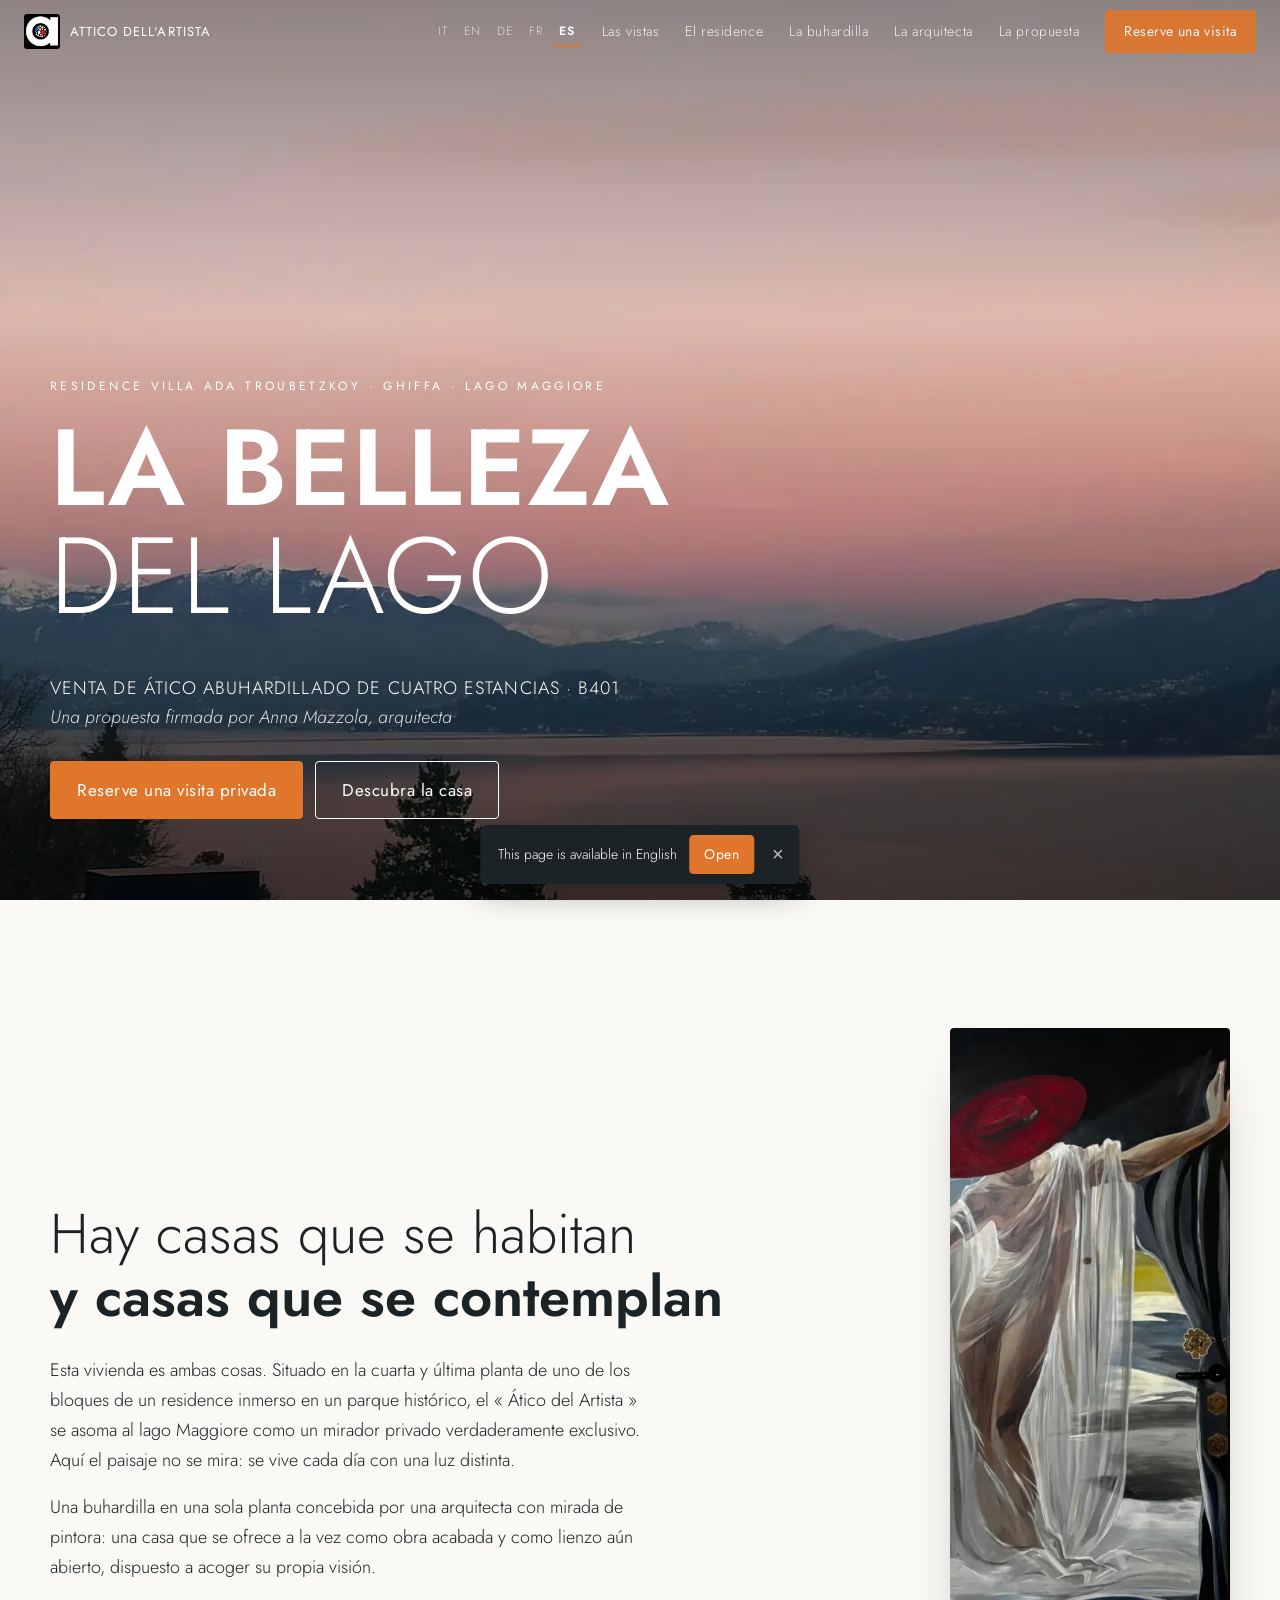
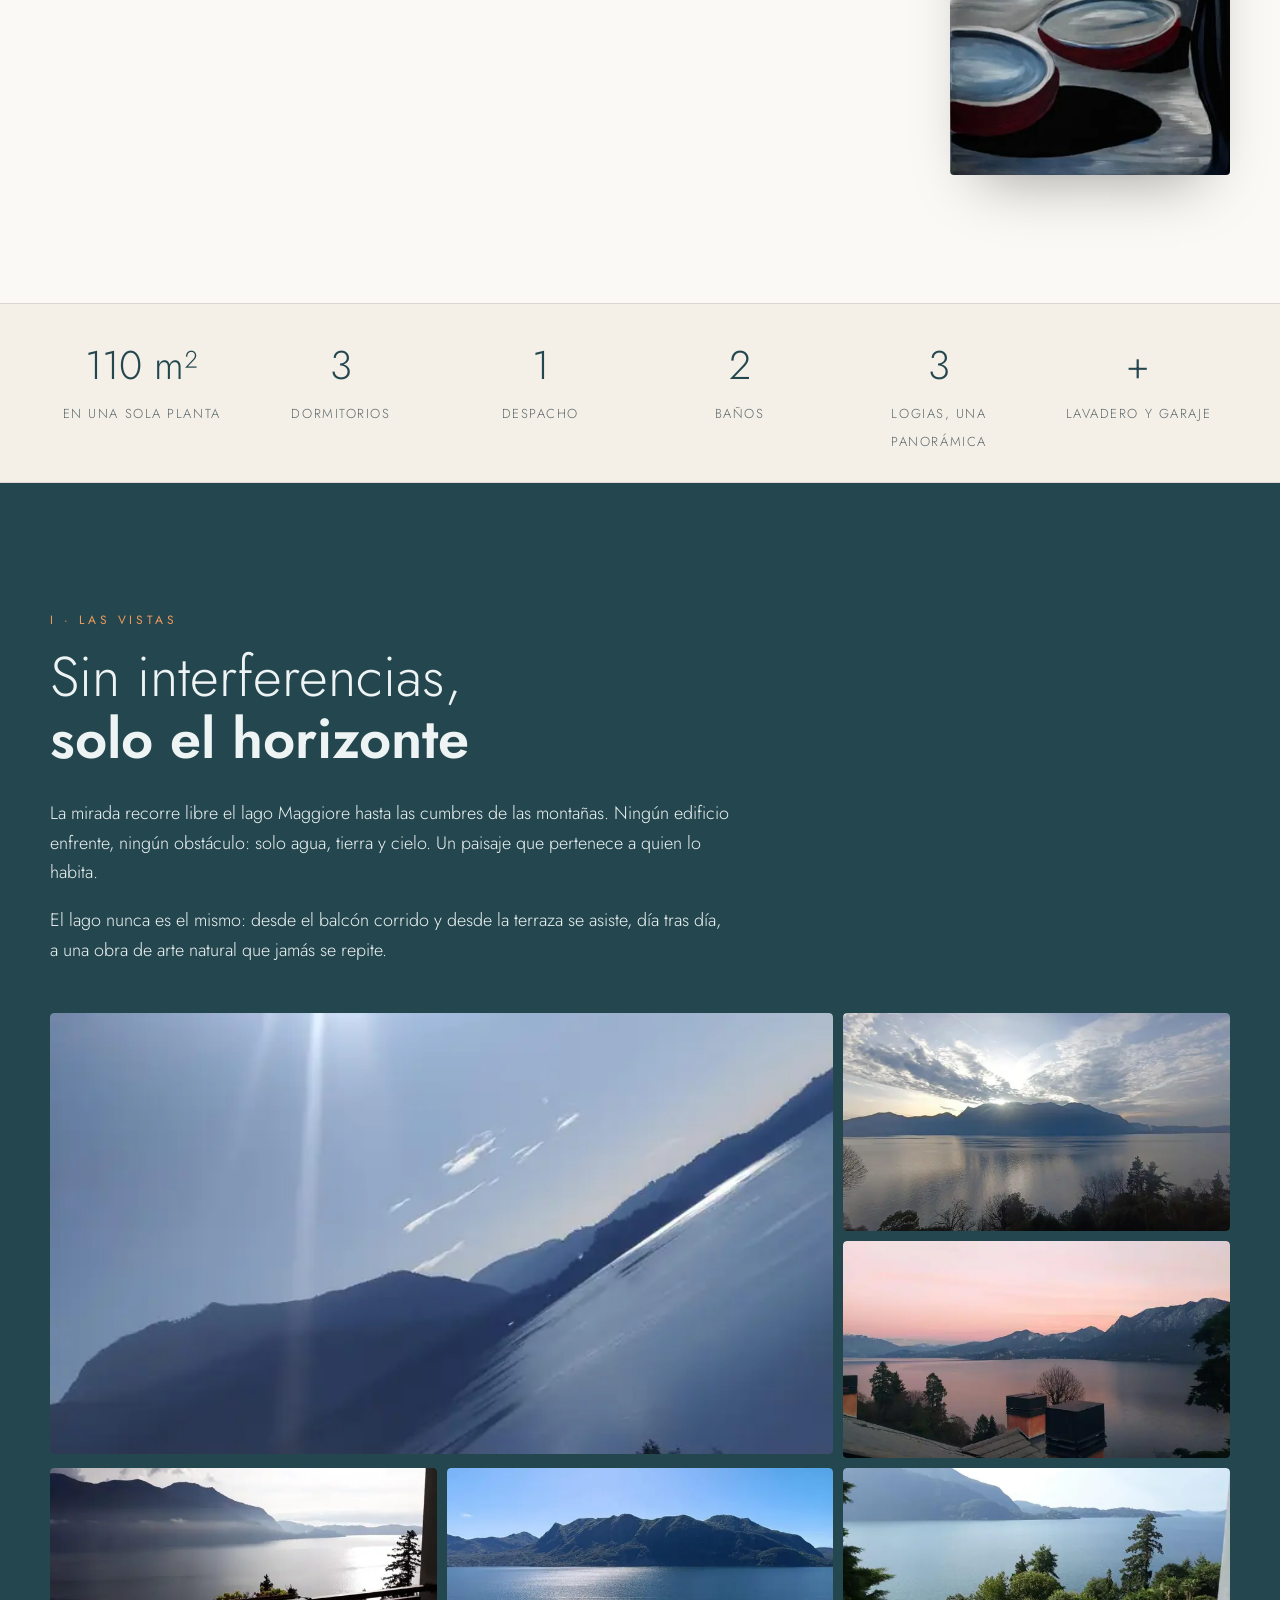
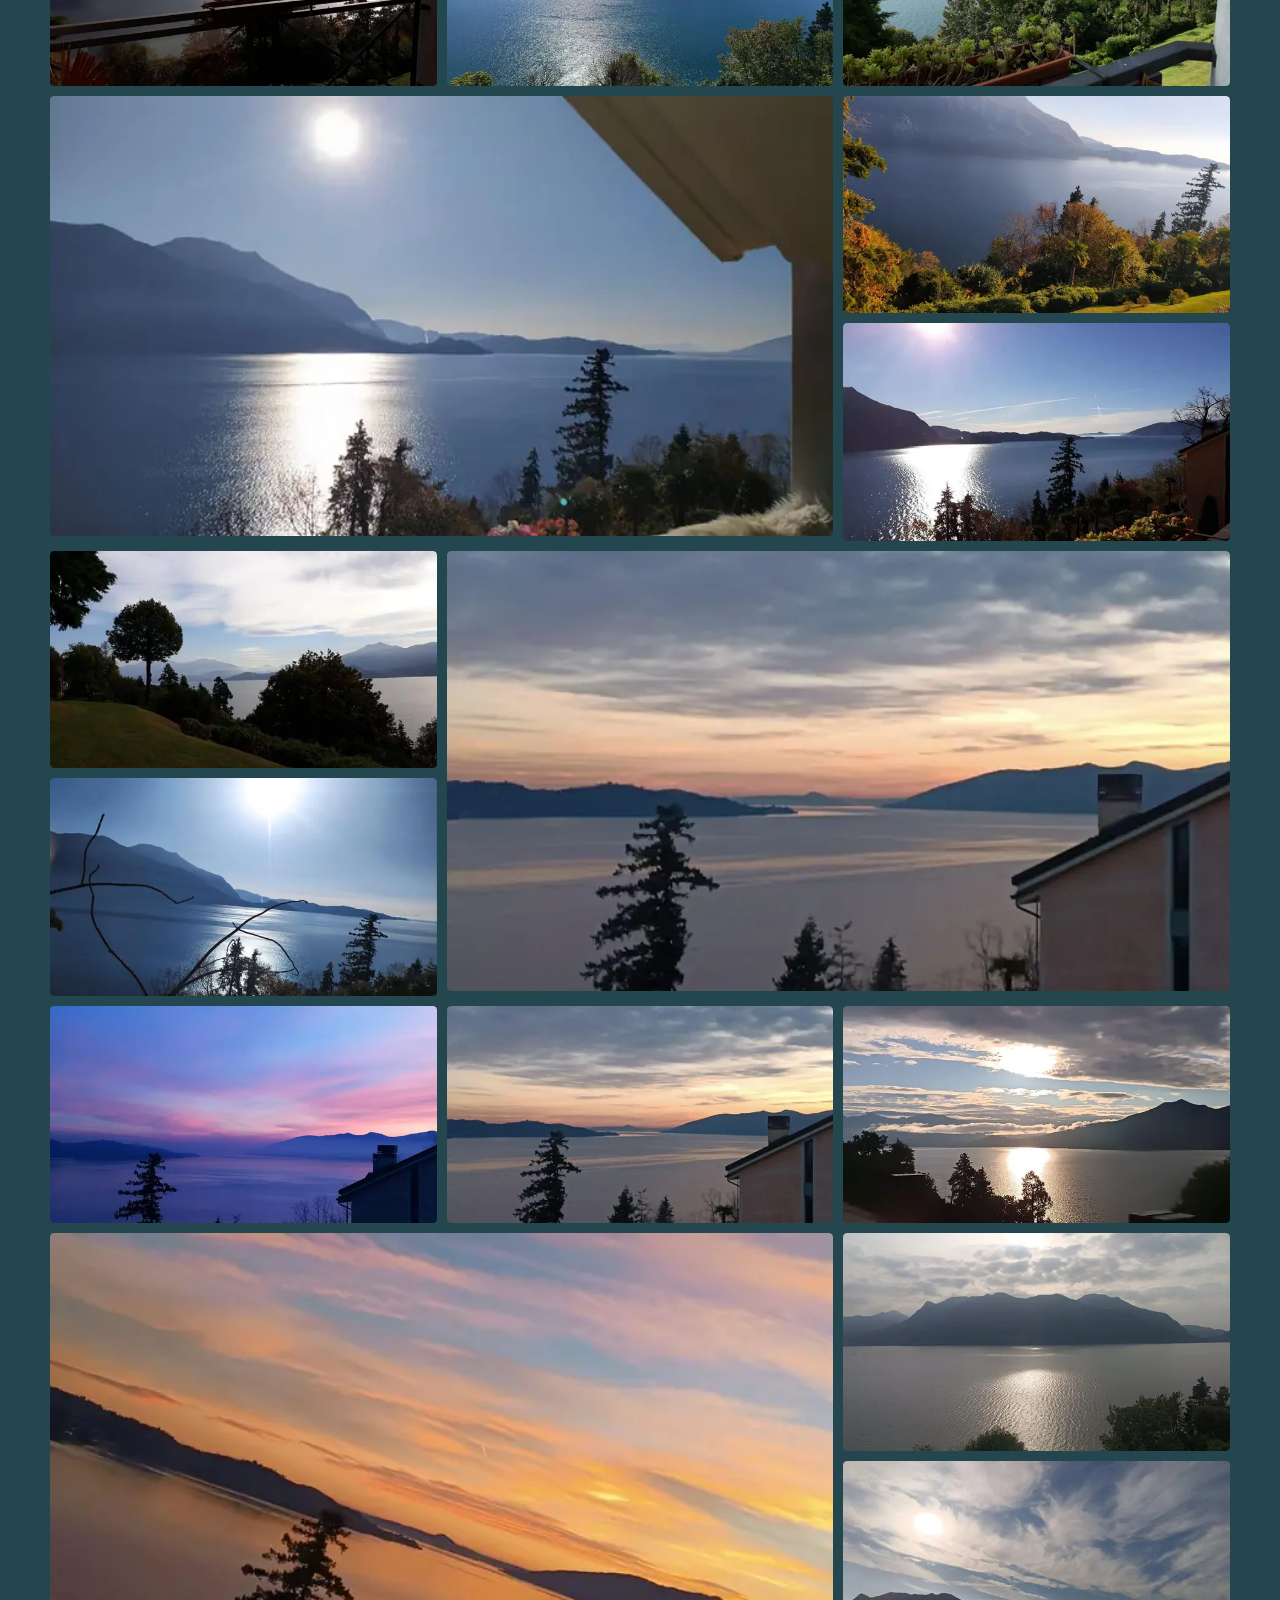
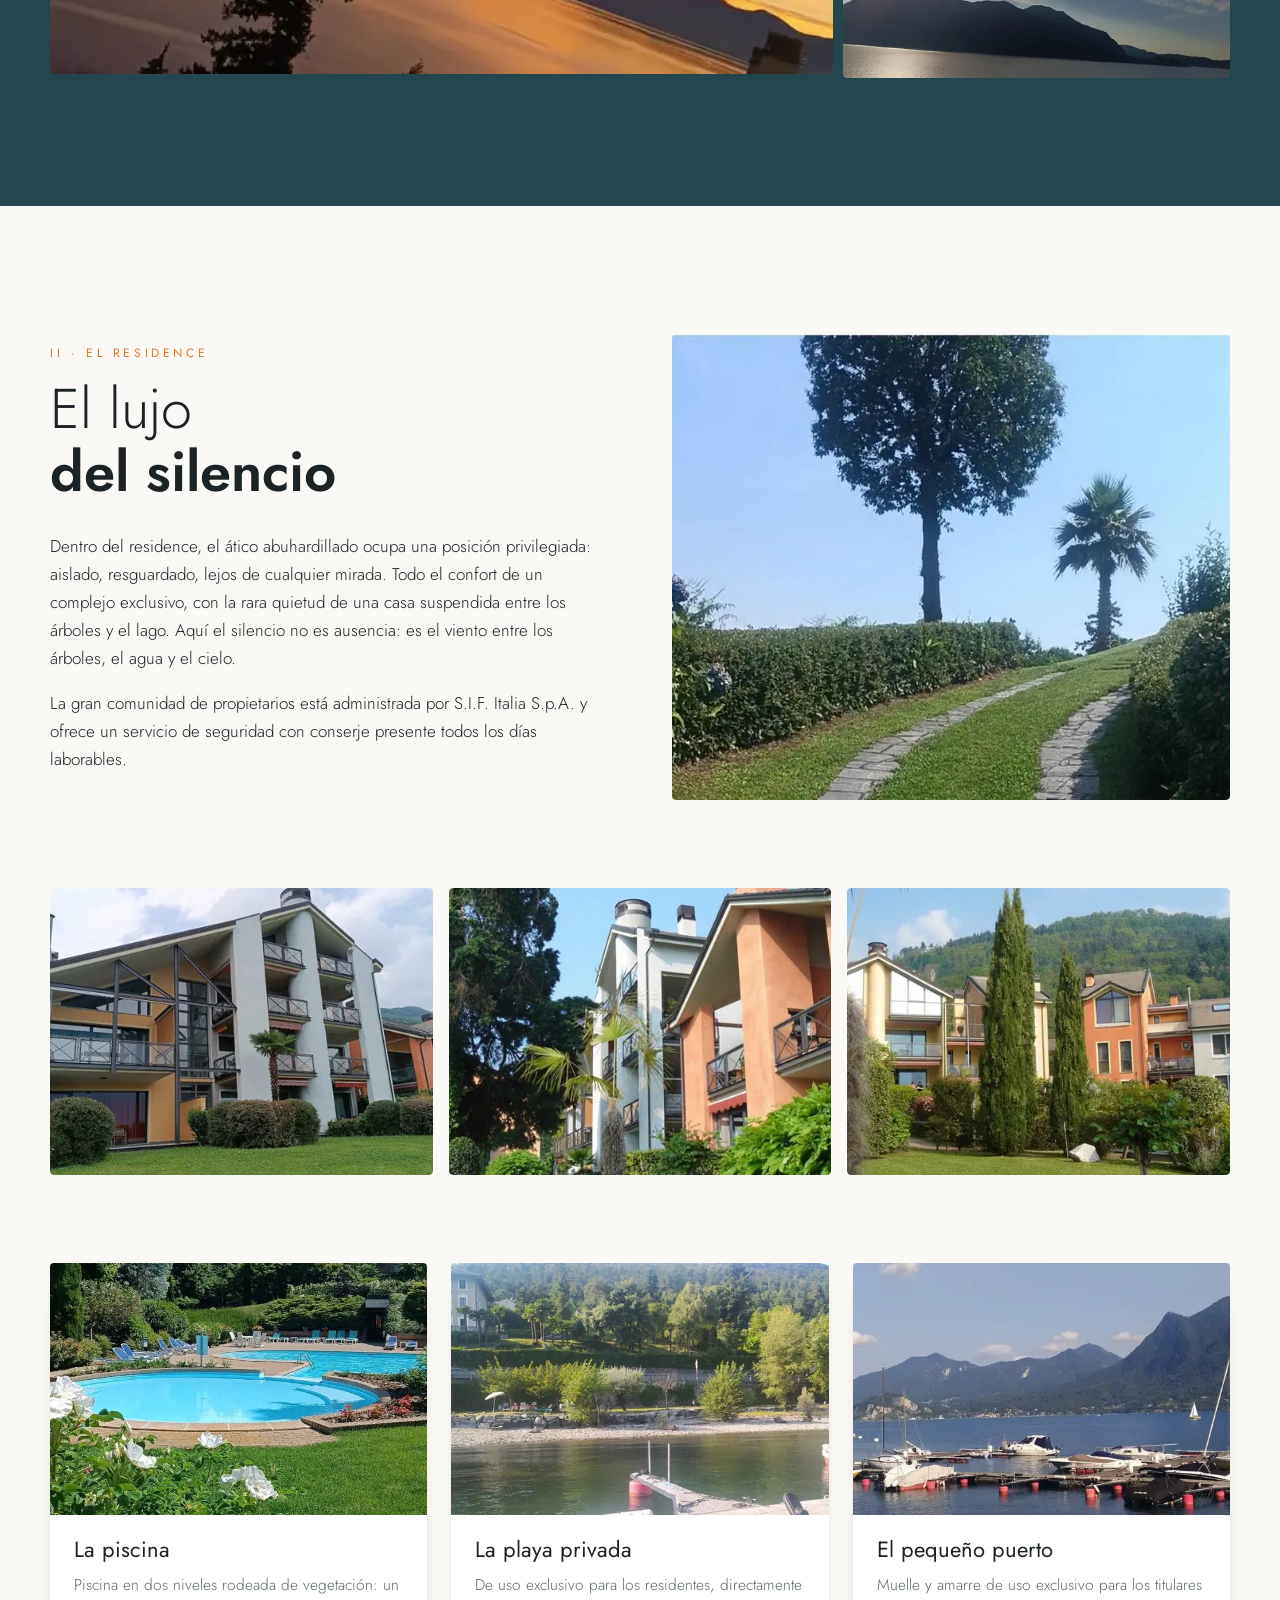
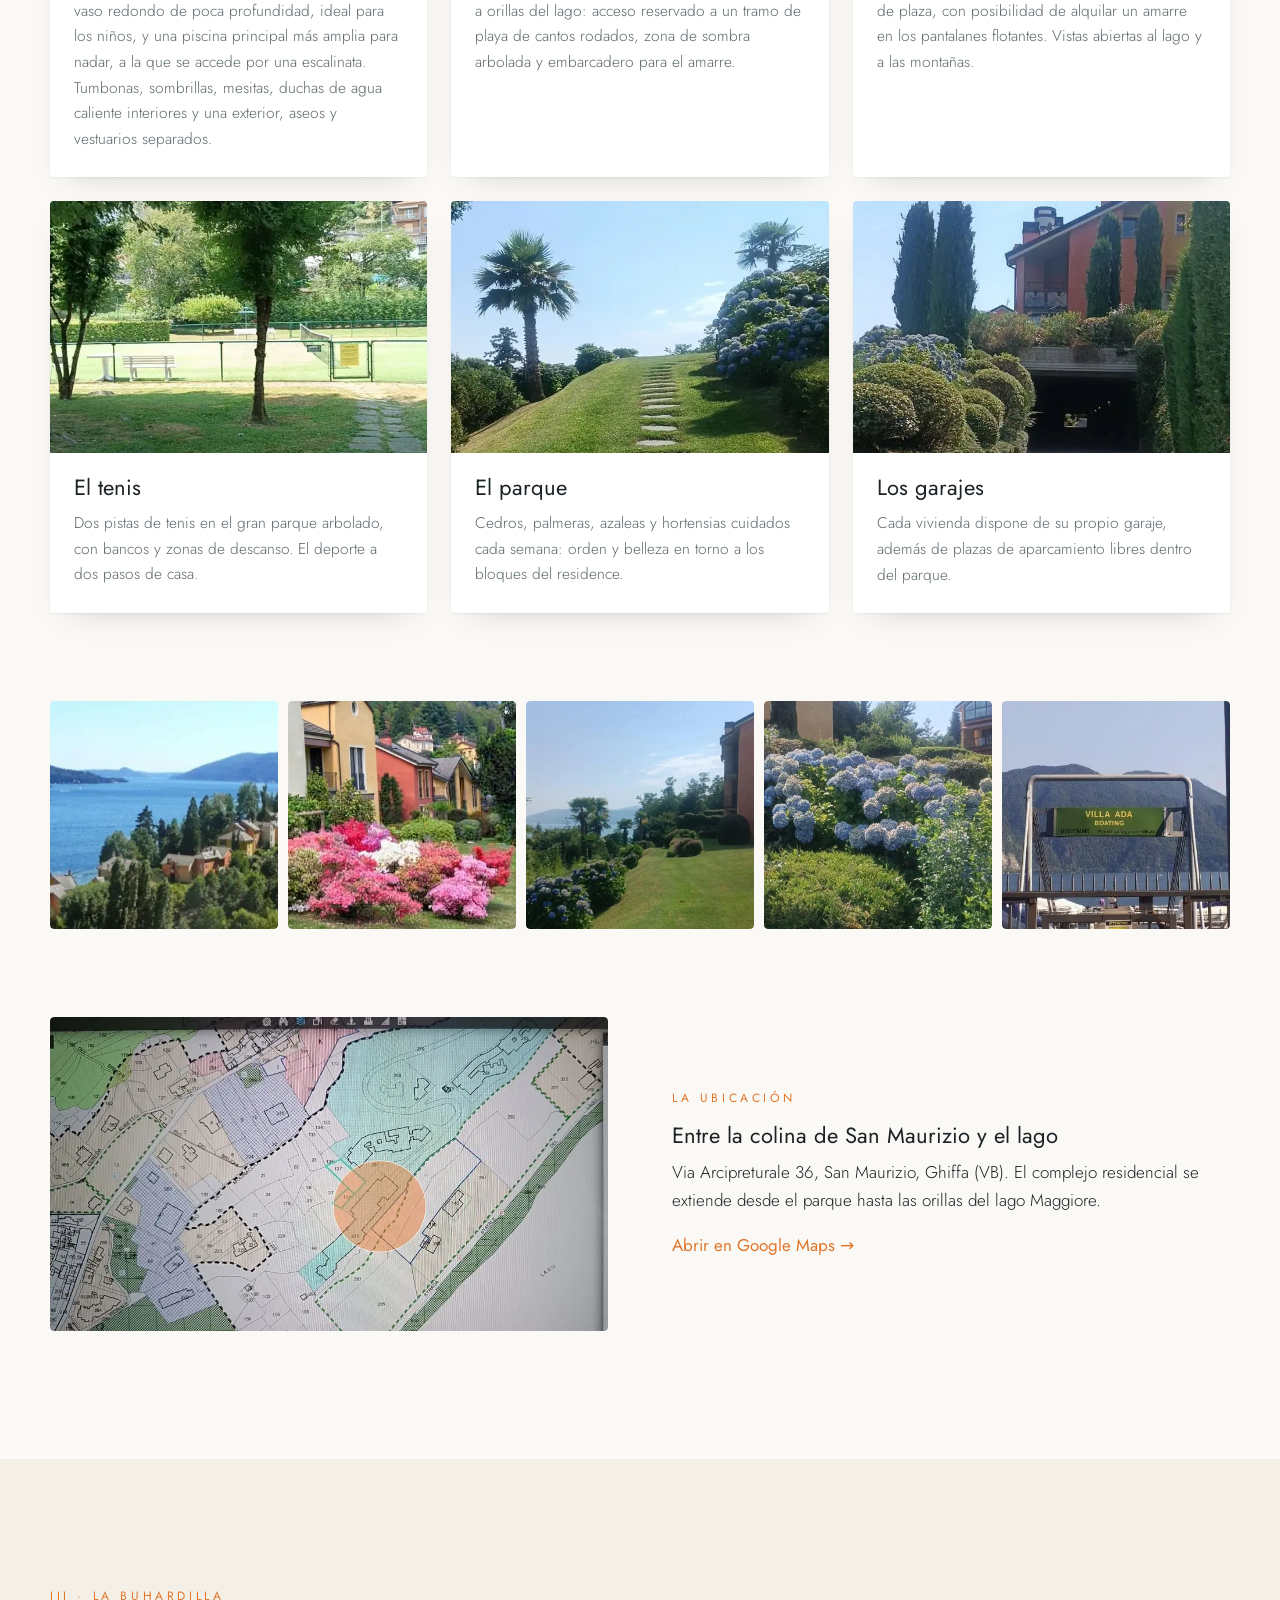
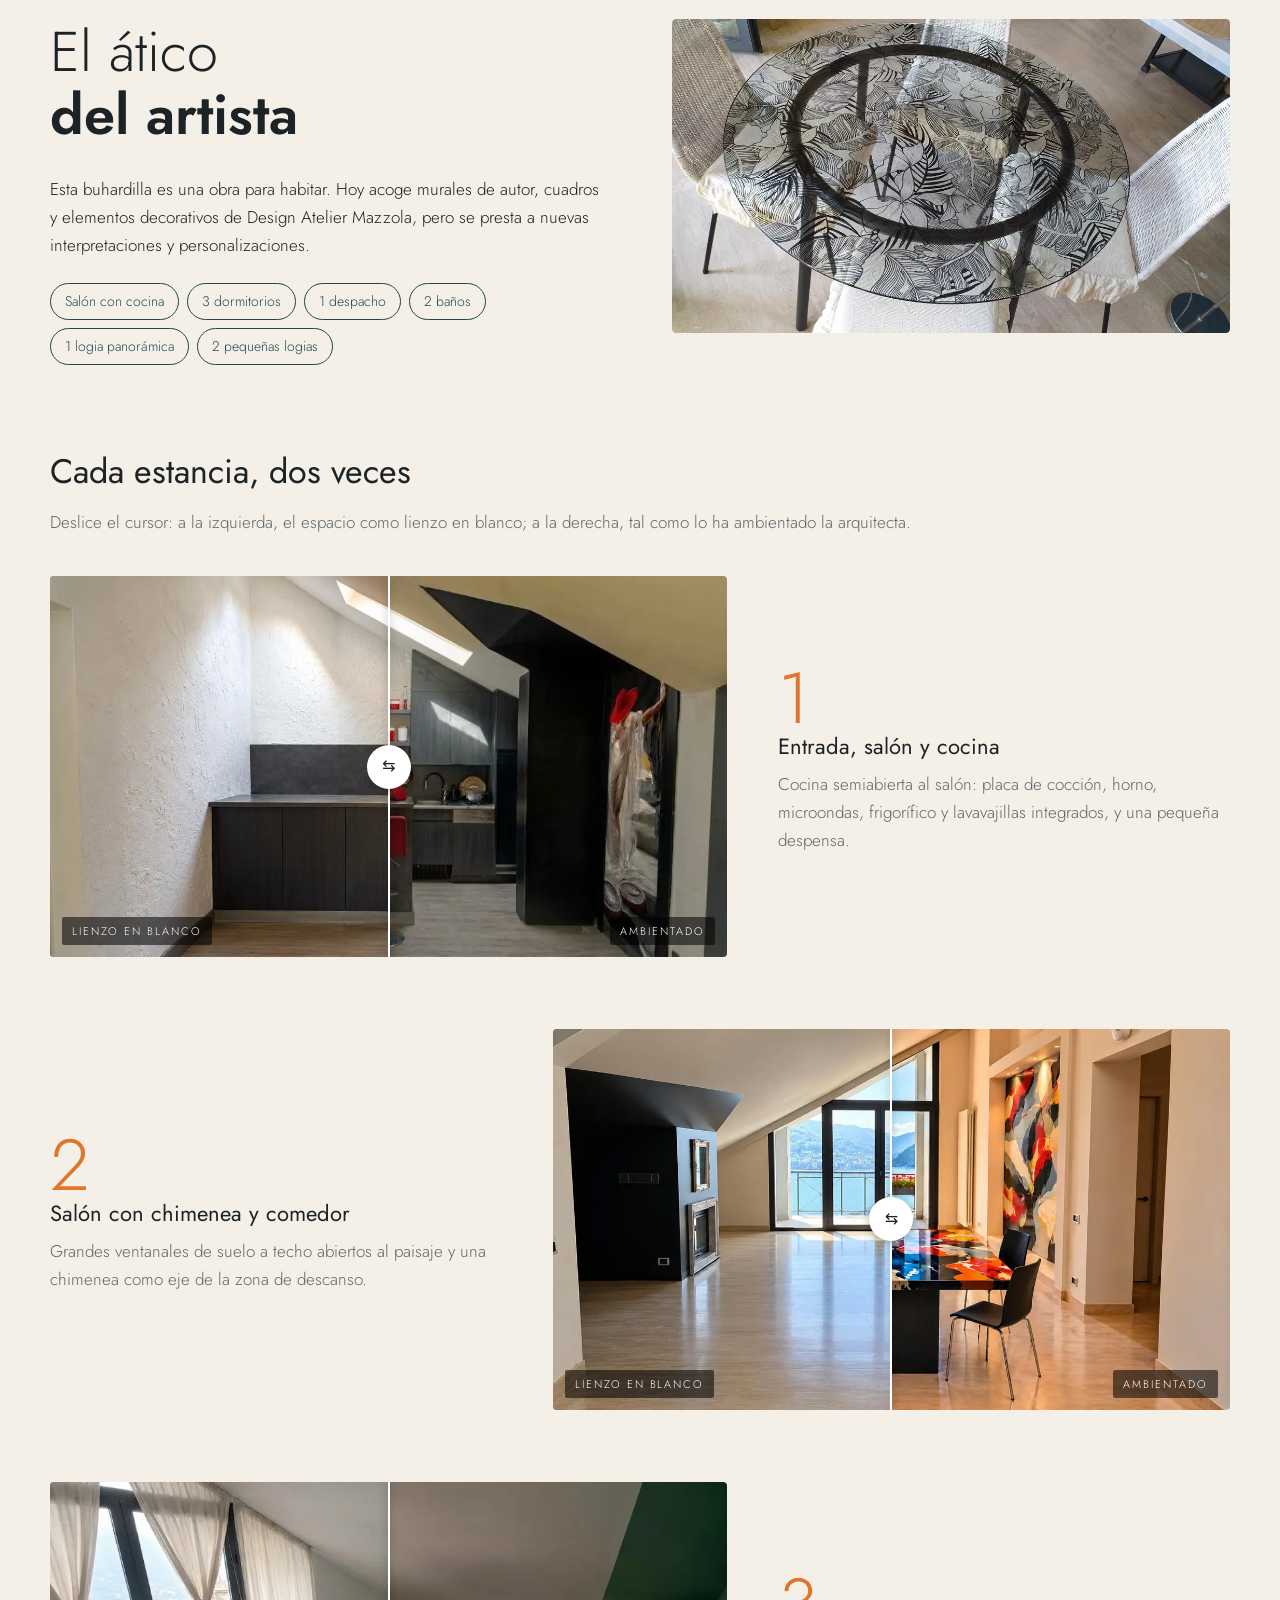
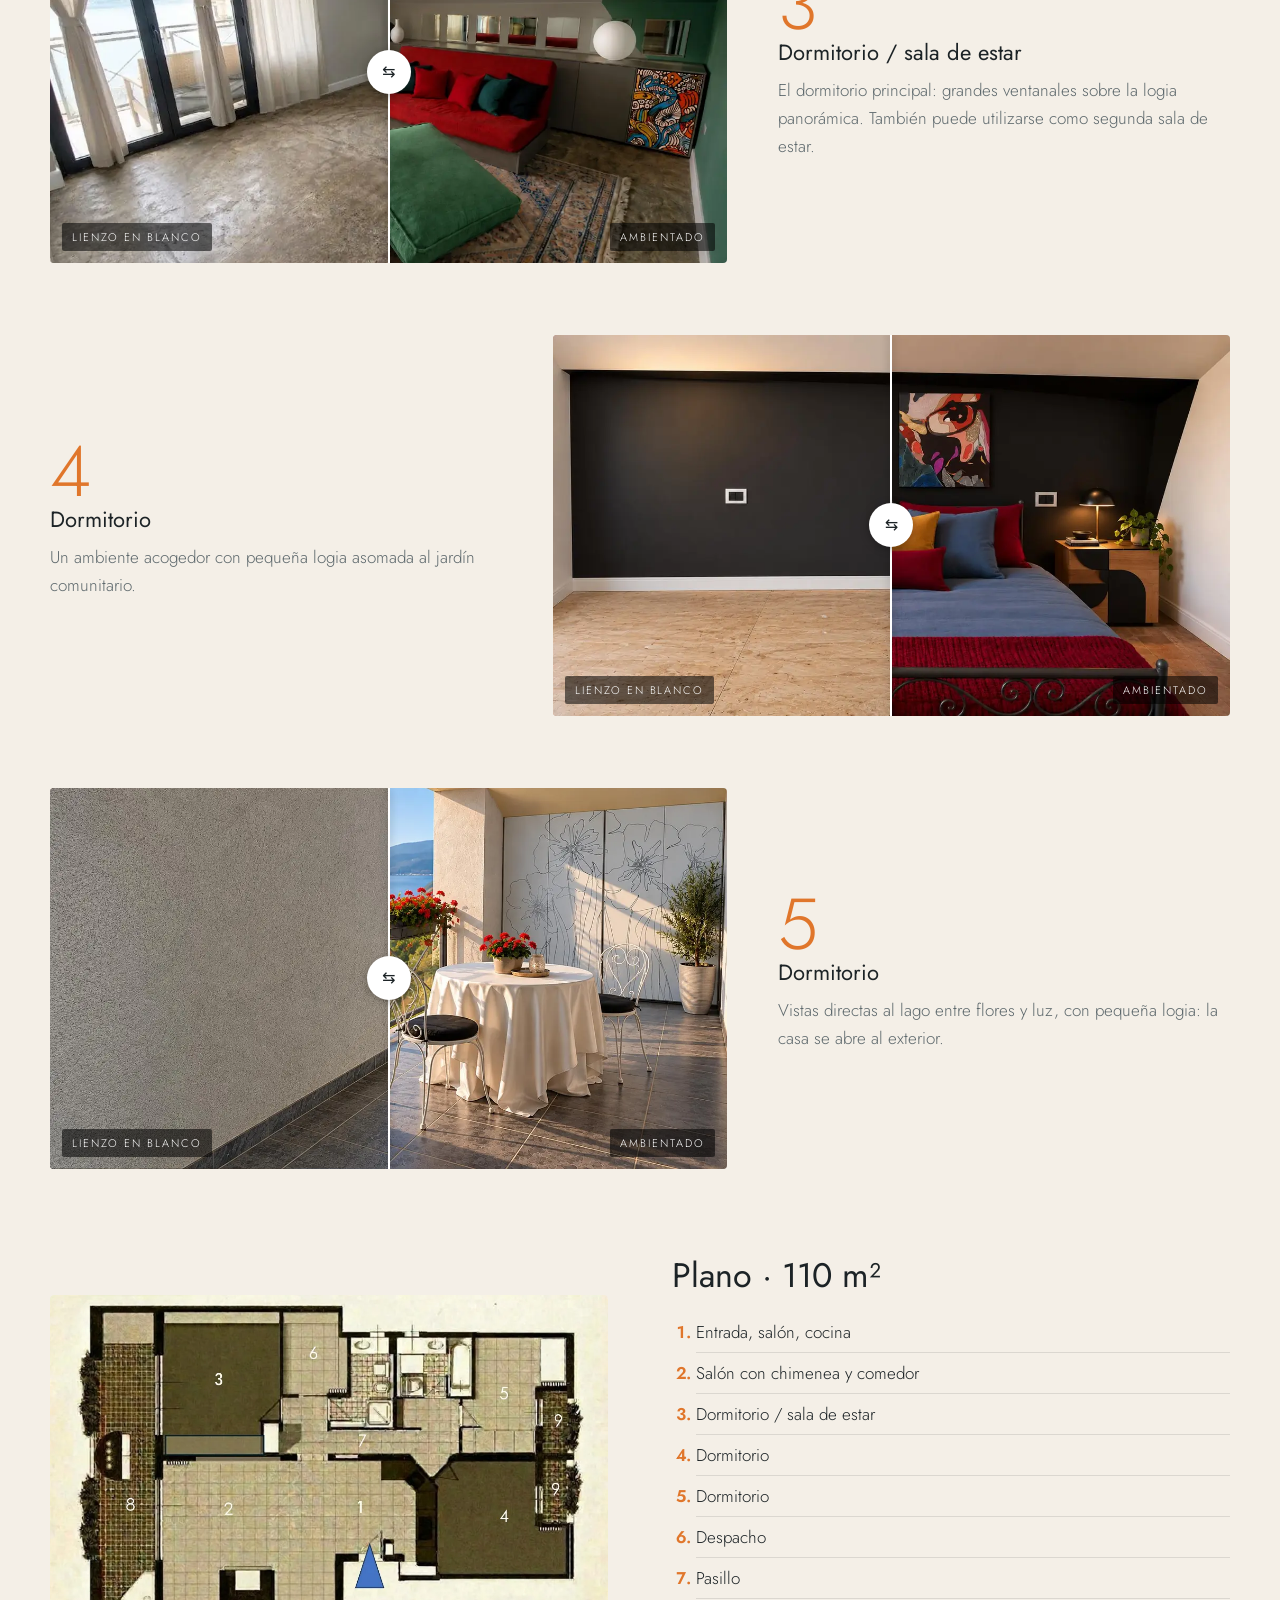
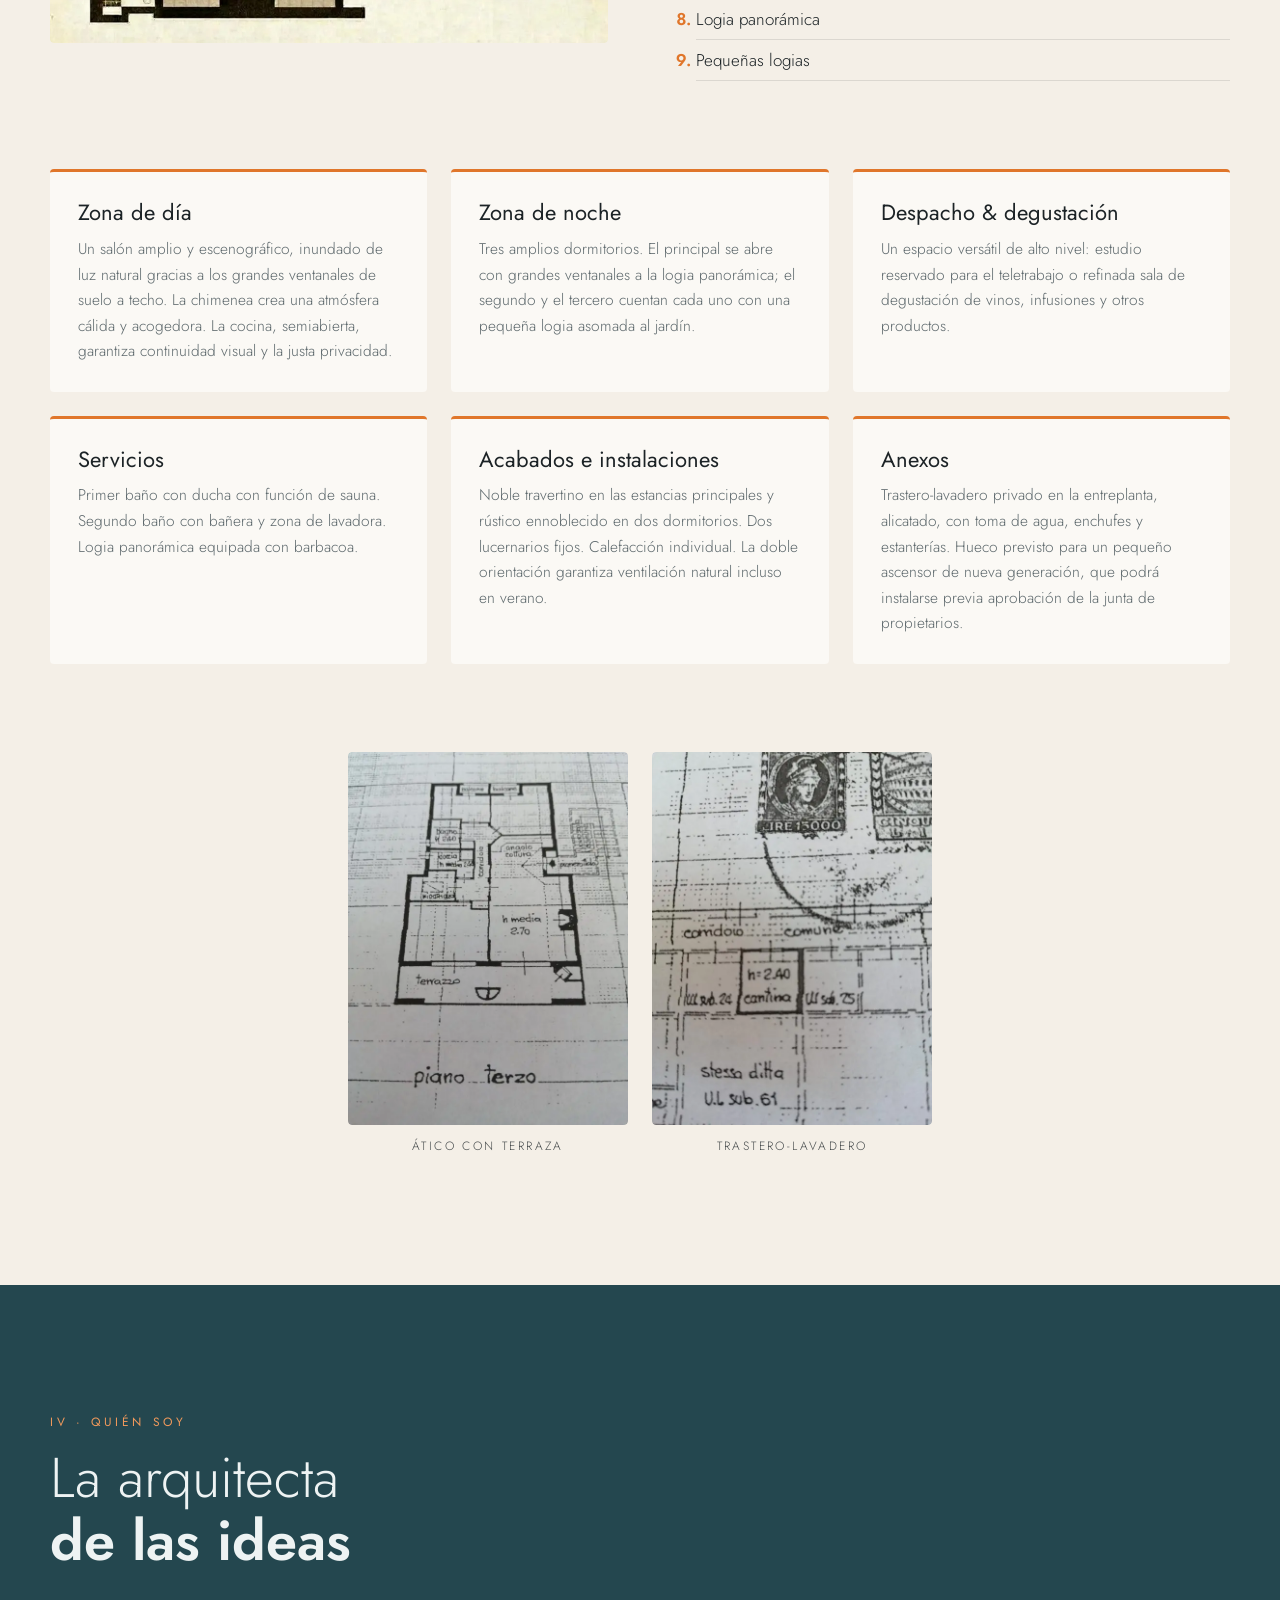
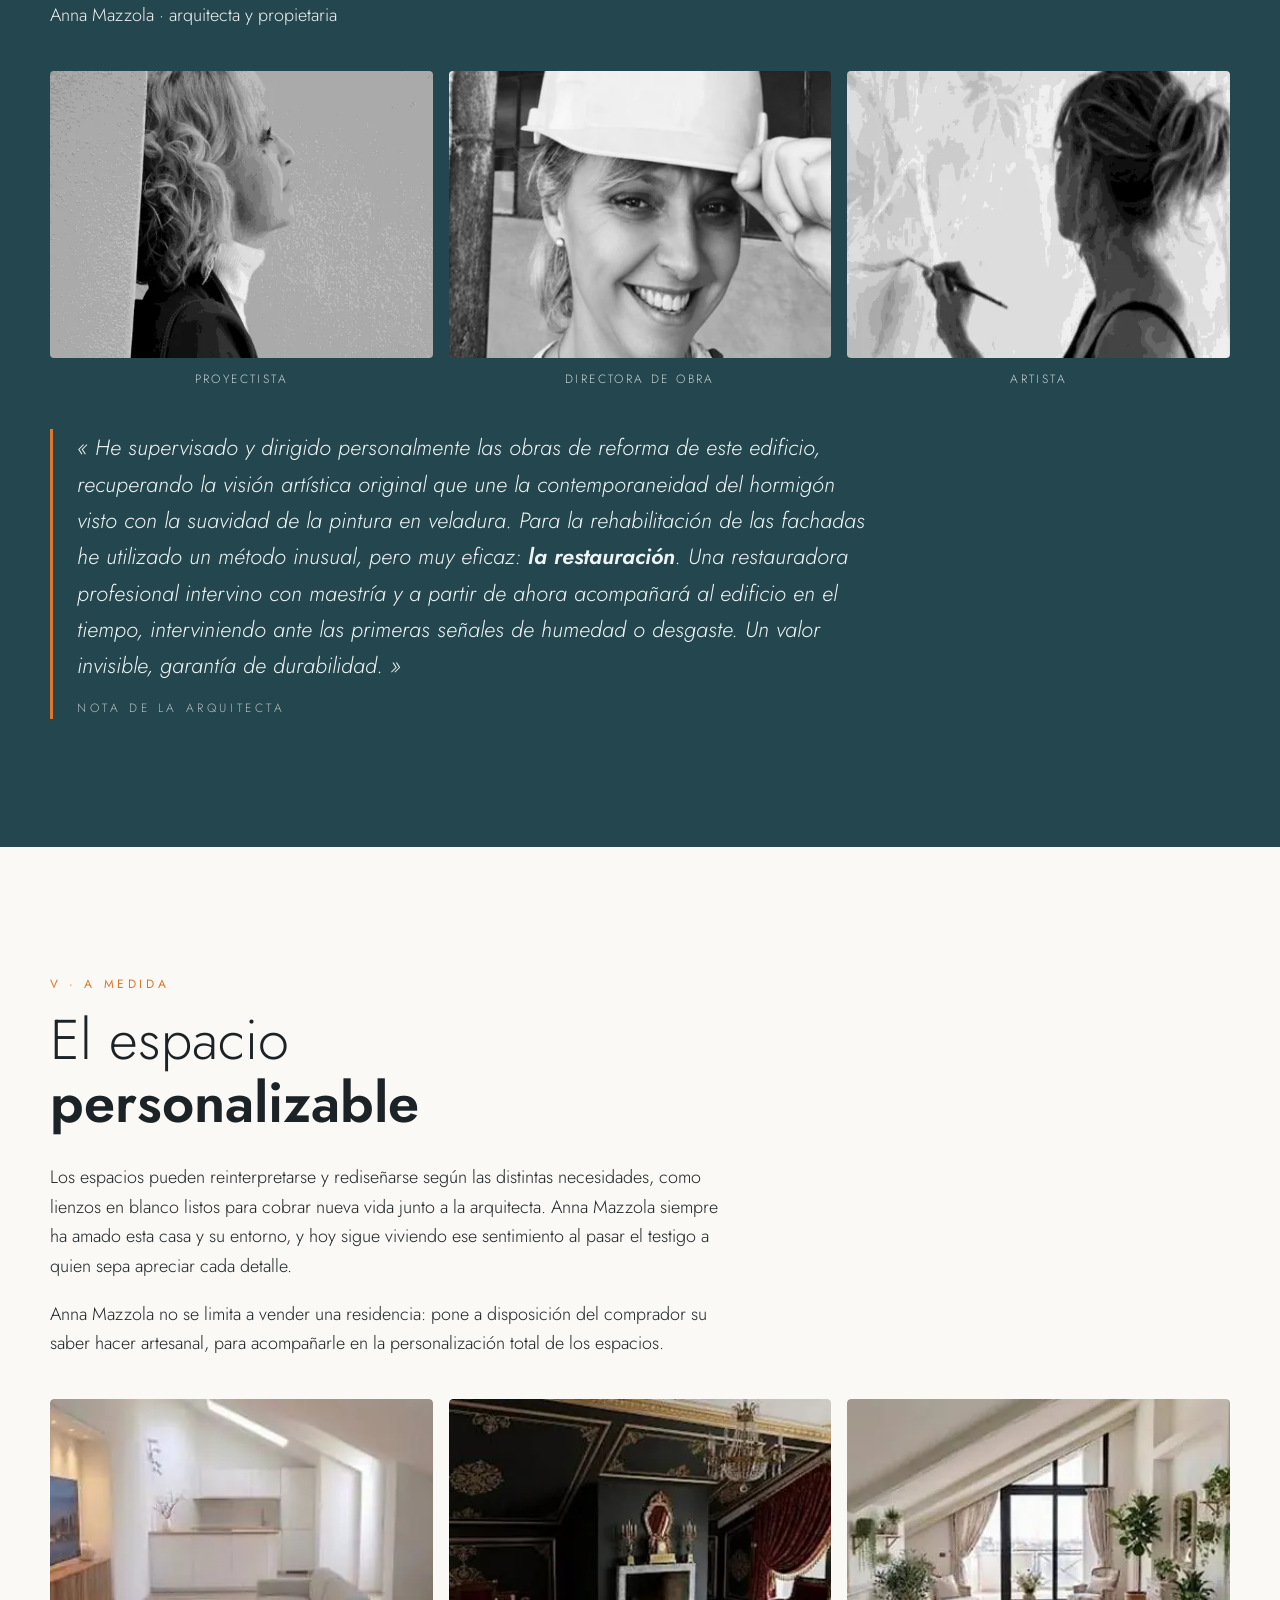
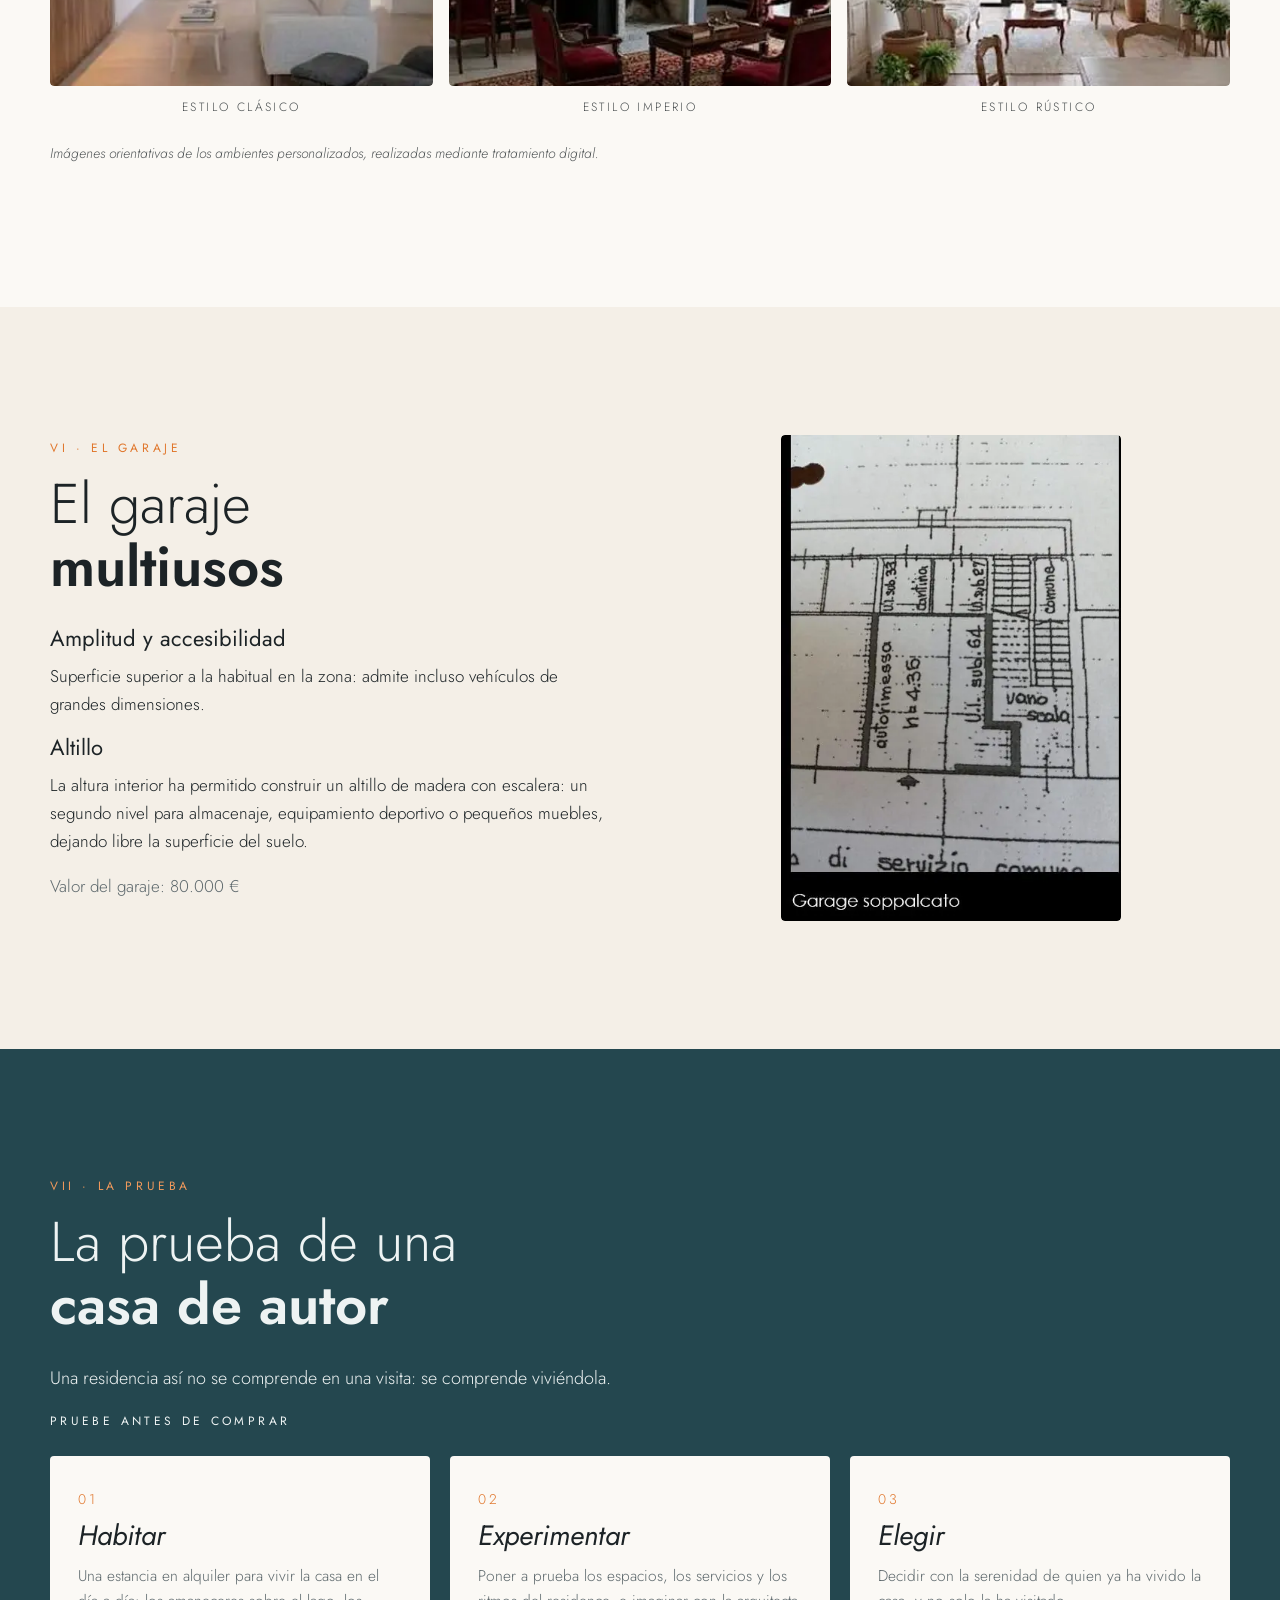
<file: es/index.html>
<!doctype html>
<html lang="es">
<head>
<meta charset="utf-8">
<meta name="viewport" content="width=device-width, initial-scale=1">
<title>El Ático del Artista · Ghiffa, lago Maggiore · En venta</title>
<meta name="description" content="En venta ático abuhardillado con vistas al lago, de 110 m², en el Residence Villa Ada Troubetzkoy de Ghiffa (VB): 3 dormitorios, despacho, 2 baños, logia panorámica y garaje. Piscina, playa privada, pequeño puerto y tenis.">
<meta name="theme-color" content="#24474f">
<link rel="canonical" href="https://villaada-b401.com/es/">
<link rel="alternate" hreflang="it" href="https://villaada-b401.com/">
<link rel="alternate" hreflang="en" href="https://villaada-b401.com/en/">
<link rel="alternate" hreflang="de" href="https://villaada-b401.com/de/">
<link rel="alternate" hreflang="fr" href="https://villaada-b401.com/fr/">
<link rel="alternate" hreflang="es" href="https://villaada-b401.com/es/">
<link rel="alternate" hreflang="x-default" href="https://villaada-b401.com/">
<link rel="icon" href="../img/favicon.png" type="image/png">
<link rel="apple-touch-icon" href="../img/apple-touch-icon.png">
<meta property="og:type" content="website">
<meta property="og:title" content="El Ático del Artista · lago Maggiore">
<meta property="og:description" content="Ático abuhardillado de cuatro estancias con vistas al lago, 110 m², Residence Villa Ada Troubetzkoy, Ghiffa. Una propuesta de Anna Mazzola, arquitecta.">
<meta property="og:image" content="https://villaada-b401.com/img/og-es.jpg">
<meta property="og:image:type" content="image/jpeg">
<meta property="og:image:width" content="1200">
<meta property="og:image:height" content="630">
<meta property="og:image:alt" content="El Ático del Artista · lago Maggiore">
<meta property="og:site_name" content="Attico dell'Artista">
<meta name="twitter:card" content="summary_large_image">
<meta name="twitter:title" content="El Ático del Artista · lago Maggiore">
<meta name="twitter:description" content="Ático abuhardillado de cuatro estancias con vistas al lago, 110 m², Residence Villa Ada Troubetzkoy, Ghiffa. Una propuesta de Anna Mazzola, arquitecta.">
<meta name="twitter:image" content="https://villaada-b401.com/img/og-es.jpg">
<meta property="og:url" content="https://villaada-b401.com/es/">
<meta property="og:locale" content="es_ES">
<meta property="og:locale:alternate" content="it_IT"><meta property="og:locale:alternate" content="en_GB"><meta property="og:locale:alternate" content="de_DE"><meta property="og:locale:alternate" content="fr_FR">
<link rel="preload" as="image" href="../img/hero-960.webp" imagesrcset="../img/hero-960.webp 960w, ../img/hero-1598.webp 1598w" imagesizes="100vw" fetchpriority="high">
<link rel="preconnect" href="https://fonts.googleapis.com">
<link rel="preconnect" href="https://fonts.gstatic.com" crossorigin>
<link href="https://fonts.googleapis.com/css2?family=Jost:wght@300;400;600&display=swap" rel="stylesheet">
<link rel="stylesheet" href="../style.css">
<script type="application/ld+json">{"@context": "https://schema.org", "@type": "RealEstateListing", "inLanguage": "es", "name": "El Ático del Artista – Ático abuhardillado de cuatro estancias B401", "description": "Ático abuhardillado con vistas al lago, de 110 m², con lavadero y garaje en el Residence Villa Ada Troubetzkoy.", "url": "https://villaada-b401.com/es/", "image": "https://villaada-b401.com/img/og-es.jpg", "offers": {"@type": "Offer", "price": 730000, "priceCurrency": "EUR", "availability": "https://schema.org/InStock"}, "itemOffered": {"@type": "Apartment", "numberOfRooms": 4, "numberOfBedrooms": 3, "numberOfBathroomsTotal": 2, "floorSize": {"@type": "QuantitativeValue", "value": 110, "unitCode": "MTK"}, "address": {"@type": "PostalAddress", "streetAddress": "Via Arcipreturale 36", "addressLocality": "Ghiffa", "addressRegion": "VB", "postalCode": "28823", "addressCountry": "IT"}}, "seller": {"@type": "Person", "name": "Anna Mazzola", "telephone": "+393355858642", "email": "ateliermazzola@gmail.com", "url": "https://www.annamazzola.it"}}</script>
</head>
<body>
<a class="skip" href="#main">Ir al contenido</a>
<header class="nav" id="top">
  <a class="brand" href="#top" aria-label="Inicio"><img src="../img/logo-125.webp" width="36" height="36" alt=""><span>Attico dell'Artista</span></a>
  <div class="langs" role="navigation" aria-label="Idioma"><a href="../" hreflang="it" lang="it" title="Italiano" data-s="Questa pagina è disponibile in italiano" data-go="Apri">IT</a><a href="../en/" hreflang="en" lang="en" title="English" data-s="This page is available in English" data-go="Open">EN</a><a href="../de/" hreflang="de" lang="de" title="Deutsch" data-s="Diese Seite ist auf Deutsch verfügbar" data-go="Öffnen">DE</a><a href="../fr/" hreflang="fr" lang="fr" title="Français" data-s="Cette page est disponible en français" data-go="Ouvrir">FR</a><a href="../es/" hreflang="es" lang="es" title="Español" aria-current="true">ES</a></div>
  <button class="burger" aria-label="Abrir menú" aria-expanded="false" aria-controls="menu"><span></span><span></span></button>
  <nav id="menu">
    <a href="#vista">Las vistas</a><a href="#residence">El residence</a><a href="#mansarda">La buhardilla</a><a href="#architetto">La arquitecta</a><a href="#proposta">La propuesta</a><a href="#contatti" class="btn btn-s">Reserve una visita</a>
  </nav>
</header>

<main id="main">
<section class="hero">
  <img class="hero-bg" src="../img/hero-960.webp" srcset="../img/hero-960.webp 960w, ../img/hero-1598.webp 1598w" sizes="100vw" width="1598" height="899" alt="Amanecer rosado sobre el lago Maggiore visto desde el ático" fetchpriority="high">
  <div class="hero-c wrap">
    <p class="kicker">Residence Villa Ada Troubetzkoy · Ghiffa · lago Maggiore</p>
    <h1><strong>La belleza</strong><br>del lago</h1>
    <p class="hero-sub">Venta de ático abuhardillado de cuatro estancias · B401<br><em>Una propuesta firmada por Anna Mazzola, arquitecta</em></p>
    <div class="hero-cta"><a href="#contatti" class="btn">Reserve una visita privada</a><a href="#vista" class="btn btn-ghost">Descubra la casa</a></div>
  </div>
</section>

<section class="intro wrap">
  <div class="intro-t">
    <h2 class="h-lite">Hay casas que se habitan<br><strong>y casas que se contemplan</strong></h2>
    <p>Esta vivienda es ambas cosas. Situado en la cuarta y última planta de uno de los bloques de un residence inmerso en un parque histórico, el « Ático del Artista » se asoma al lago Maggiore como un mirador privado verdaderamente exclusivo. Aquí el paisaje no se mira: se vive cada día con una luz distinta.</p>
    <p>Una buhardilla en una sola planta concebida por una arquitecta con mirada de pintora: una casa que se ofrece a la vez como obra acabada y como lienzo aún abierto, dispuesto a acoger su propia visión.</p>
  </div>
  <figure class="intro-art"><img src="../img/intro-art-480.webp" srcset="../img/intro-art-480.webp 480w" sizes="(max-width: 800px) 60vw, 300px" width="480" height="1281" alt="Obra de arte en el ático" loading="lazy" decoding="async"></figure>
</section>

<section class="facts" aria-label="En resumen">
  <ul class="wrap">
    <li><b>110 m²</b><span>en una sola planta</span></li>
    <li><b>3</b><span>dormitorios</span></li>
    <li><b>1</b><span>despacho</span></li>
    <li><b>2</b><span>baños</span></li>
    <li><b>3</b><span>logias, una panorámica</span></li>
    <li><b>+</b><span>lavadero y garaje</span></li>
  </ul>
</section>

<section id="vista" class="sec dark">
  <div class="wrap">
    <p class="eyebrow">I · Las vistas</p>
    <h2 class="h-lite">Sin interferencias,<br><strong>solo el horizonte</strong></h2>
    <p class="lead">La mirada recorre libre el lago Maggiore hasta las cumbres de las montañas. Ningún edificio enfrente, ningún obstáculo: solo agua, tierra y cielo. Un paisaje que pertenece a quien lo habita.</p>
    <p class="lead">El lago nunca es el mismo: desde el balcón corrido y desde la terraza se asiste, día tras día, a una obra de arte natural que jamás se repite.</p>
    <div class="gallery"><figure class="g-item wide"><a href="../img/vista-01-1280.webp" class="lb" data-cap="Rayos de sol sobre el lago"><img src="../img/vista-01-640.webp" srcset="../img/vista-01-640.webp 640w, ../img/vista-01-1280.webp 1280w" sizes="(max-width: 700px) 100vw, 33vw" width="1280" height="719" alt="Rayos de sol sobre el lago" loading="lazy" decoding="async"></a></figure><figure class="g-item"><a href="../img/vista-02-1280.webp" class="lb" data-cap="Nubes y reflejos sobre el lago Maggiore"><img src="../img/vista-02-640.webp" srcset="../img/vista-02-640.webp 640w, ../img/vista-02-1280.webp 1280w" sizes="(max-width: 700px) 100vw, 33vw" width="1280" height="720" alt="Nubes y reflejos sobre el lago Maggiore" loading="lazy" decoding="async"></a></figure><figure class="g-item"><a href="../img/vista-03-971.webp" class="lb" data-cap="Amanecer rosado sobre las montañas"><img src="../img/vista-03-640.webp" srcset="../img/vista-03-640.webp 640w, ../img/vista-03-971.webp 971w" sizes="(max-width: 700px) 100vw, 33vw" width="971" height="546" alt="Amanecer rosado sobre las montañas" loading="lazy" decoding="async"></a></figure><figure class="g-item"><a href="../img/vista-04-971.webp" class="lb" data-cap="Contraluz desde el balcón corrido"><img src="../img/vista-04-640.webp" srcset="../img/vista-04-640.webp 640w, ../img/vista-04-971.webp 971w" sizes="(max-width: 700px) 100vw, 33vw" width="971" height="546" alt="Contraluz desde el balcón corrido" loading="lazy" decoding="async"></a></figure><figure class="g-item"><a href="../img/vista-05-1007.webp" class="lb" data-cap="Cielo despejado sobre el lago"><img src="../img/vista-05-640.webp" srcset="../img/vista-05-640.webp 640w, ../img/vista-05-1007.webp 1007w" sizes="(max-width: 700px) 100vw, 33vw" width="1007" height="567" alt="Cielo despejado sobre el lago" loading="lazy" decoding="async"></a></figure><figure class="g-item wide"><a href="../img/vista-06-1280.webp" class="lb" data-cap="Sol de invierno desde la terraza"><img src="../img/vista-06-640.webp" srcset="../img/vista-06-640.webp 640w, ../img/vista-06-1280.webp 1280w" sizes="(max-width: 700px) 100vw, 33vw" width="1280" height="719" alt="Sol de invierno desde la terraza" loading="lazy" decoding="async"></a></figure><figure class="g-item"><a href="../img/vista-07-1008.webp" class="lb" data-cap="El lago entre la vegetación"><img src="../img/vista-07-640.webp" srcset="../img/vista-07-640.webp 640w, ../img/vista-07-1008.webp 1008w" sizes="(max-width: 700px) 100vw, 33vw" width="1008" height="567" alt="El lago entre la vegetación" loading="lazy" decoding="async"></a></figure><figure class="g-item"><a href="../img/vista-08-1280.webp" class="lb" data-cap="Otoño en el lago"><img src="../img/vista-08-640.webp" srcset="../img/vista-08-640.webp 640w, ../img/vista-08-1280.webp 1280w" sizes="(max-width: 700px) 100vw, 33vw" width="1280" height="719" alt="Otoño en el lago" loading="lazy" decoding="async"></a></figure><figure class="g-item"><a href="../img/vista-09-1280.webp" class="lb" data-cap="Estela de luz sobre el agua"><img src="../img/vista-09-640.webp" srcset="../img/vista-09-640.webp 640w, ../img/vista-09-1280.webp 1280w" sizes="(max-width: 700px) 100vw, 33vw" width="1280" height="720" alt="Estela de luz sobre el agua" loading="lazy" decoding="async"></a></figure><figure class="g-item"><a href="../img/vista-10-756.webp" class="lb" data-cap="Siluetas de árboles sobre el lago"><img src="../img/vista-10-640.webp" srcset="../img/vista-10-640.webp 640w, ../img/vista-10-756.webp 756w" sizes="(max-width: 700px) 100vw, 33vw" width="756" height="427" alt="Siluetas de árboles sobre el lago" loading="lazy" decoding="async"></a></figure><figure class="g-item wide"><a href="../img/vista-11-1280.webp" class="lb" data-cap="Atardecer sobre el lago"><img src="../img/vista-11-640.webp" srcset="../img/vista-11-640.webp 640w, ../img/vista-11-1280.webp 1280w" sizes="(max-width: 700px) 100vw, 33vw" width="1280" height="721" alt="Atardecer sobre el lago" loading="lazy" decoding="async"></a></figure><figure class="g-item"><a href="../img/vista-12-1007.webp" class="lb" data-cap="Sol entre las ramas"><img src="../img/vista-12-640.webp" srcset="../img/vista-12-640.webp 640w, ../img/vista-12-1007.webp 1007w" sizes="(max-width: 700px) 100vw, 33vw" width="1007" height="570" alt="Sol entre las ramas" loading="lazy" decoding="async"></a></figure><figure class="g-item"><a href="../img/vista-13-1280.webp" class="lb" data-cap="Crepúsculo violeta"><img src="../img/vista-13-640.webp" srcset="../img/vista-13-640.webp 640w, ../img/vista-13-1280.webp 1280w" sizes="(max-width: 700px) 100vw, 33vw" width="1280" height="719" alt="Crepúsculo violeta" loading="lazy" decoding="async"></a></figure><figure class="g-item"><a href="../img/vista-14-1106.webp" class="lb" data-cap="Nubes al atardecer"><img src="../img/vista-14-640.webp" srcset="../img/vista-14-640.webp 640w, ../img/vista-14-1106.webp 1106w" sizes="(max-width: 700px) 100vw, 33vw" width="1106" height="622" alt="Nubes al atardecer" loading="lazy" decoding="async"></a></figure><figure class="g-item"><a href="../img/vista-15-1280.webp" class="lb" data-cap="Sol bajo sobre las montañas"><img src="../img/vista-15-640.webp" srcset="../img/vista-15-640.webp 640w, ../img/vista-15-1280.webp 1280w" sizes="(max-width: 700px) 100vw, 33vw" width="1280" height="722" alt="Sol bajo sobre las montañas" loading="lazy" decoding="async"></a></figure><figure class="g-item wide"><a href="../img/vista-16-1019.webp" class="lb" data-cap="Cielo encendido"><img src="../img/vista-16-640.webp" srcset="../img/vista-16-640.webp 640w, ../img/vista-16-1019.webp 1019w" sizes="(max-width: 700px) 100vw, 33vw" width="1019" height="570" alt="Cielo encendido" loading="lazy" decoding="async"></a></figure><figure class="g-item"><a href="../img/vista-17-1280.webp" class="lb" data-cap="Luz plateada"><img src="../img/vista-17-640.webp" srcset="../img/vista-17-640.webp 640w, ../img/vista-17-1280.webp 1280w" sizes="(max-width: 700px) 100vw, 33vw" width="1280" height="722" alt="Luz plateada" loading="lazy" decoding="async"></a></figure><figure class="g-item"><a href="../img/vista-18-1019.webp" class="lb" data-cap="Cielo velado"><img src="../img/vista-18-640.webp" srcset="../img/vista-18-640.webp 640w, ../img/vista-18-1019.webp 1019w" sizes="(max-width: 700px) 100vw, 33vw" width="1019" height="574" alt="Cielo velado" loading="lazy" decoding="async"></a></figure></div>
  </div>
</section>

<section id="residence" class="sec">
  <div class="wrap split">
    <div>
      <p class="eyebrow">II · El residence</p>
      <h2 class="h-lite">El lujo<br><strong>del silencio</strong></h2>
      <p>Dentro del residence, el ático abuhardillado ocupa una posición privilegiada: aislado, resguardado, lejos de cualquier mirada. Todo el confort de un complejo exclusivo, con la rara quietud de una casa suspendida entre los árboles y el lago. Aquí el silencio no es ausencia: es el viento entre los árboles, el agua y el cielo.</p>
      <p>La gran comunidad de propietarios está administrada por S.I.F. Italia S.p.A. y ofrece un servicio de seguridad con conserje presente todos los días laborables.</p>
    </div>
    <figure><a href="../img/silenzio-805.webp" class="lb" data-cap="Paseo en el parque del residence"><img src="../img/silenzio-805.webp" srcset="../img/silenzio-805.webp 805w" sizes="(max-width: 800px) 100vw, 45vw" width="805" height="672" alt="Paseo en el parque del residence" loading="lazy" decoding="async"></a></figure>
  </div>
  <div class="wrap trio">
    <figure><a href="../img/edificio-1-1280.webp" class="lb" data-cap="El bloque B con el ático en la última planta"><img src="../img/edificio-1-640.webp" srcset="../img/edificio-1-640.webp 640w, ../img/edificio-1-1280.webp 1280w" sizes="(max-width: 700px) 100vw, 33vw" width="1280" height="722" alt="El bloque B con el ático en la última planta" loading="lazy" decoding="async"></a></figure>
    <figure><a href="../img/edificio-2-1280.webp" class="lb" data-cap="Fachada del residence entre las palmeras"><img src="../img/edificio-2-640.webp" srcset="../img/edificio-2-640.webp 640w, ../img/edificio-2-1280.webp 1280w" sizes="(max-width: 700px) 100vw, 33vw" width="1280" height="720" alt="Fachada del residence entre las palmeras" loading="lazy" decoding="async"></a></figure>
    <figure><a href="../img/edificio-3-1195.webp" class="lb" data-cap="El residence en el verde de la colina"><img src="../img/edificio-3-640.webp" srcset="../img/edificio-3-640.webp 640w, ../img/edificio-3-1195.webp 1195w" sizes="(max-width: 700px) 100vw, 33vw" width="1195" height="672" alt="El residence en el verde de la colina" loading="lazy" decoding="async"></a></figure>
  </div>
  <div class="wrap cards"><article class="card"><a href="../img/piscina-634.webp" class="lb" data-cap="La piscina"><img src="../img/piscina-634.webp" srcset="../img/piscina-634.webp 634w" sizes="(max-width: 700px) 100vw, 33vw" width="634" height="1125" alt="La piscina" loading="lazy" decoding="async"></a><div class="card-b"><h3>La piscina</h3><p>Piscina en dos niveles rodeada de vegetación: un vaso redondo de poca profundidad, ideal para los niños, y una piscina principal más amplia para nadar, a la que se accede por una escalinata. Tumbonas, sombrillas, mesitas, duchas de agua caliente interiores y una exterior, aseos y vestuarios separados.</p></div></article><article class="card"><a href="../img/spiaggia-1280.webp" class="lb" data-cap="La playa privada"><img src="../img/spiaggia-640.webp" srcset="../img/spiaggia-640.webp 640w, ../img/spiaggia-1280.webp 1280w" sizes="(max-width: 700px) 100vw, 33vw" width="1280" height="720" alt="La playa privada" loading="lazy" decoding="async"></a><div class="card-b"><h3>La playa privada</h3><p>De uso exclusivo para los residentes, directamente a orillas del lago: acceso reservado a un tramo de playa de cantos rodados, zona de sombra arbolada y embarcadero para el amarre.</p></div></article><article class="card"><a href="../img/porto-1280.webp" class="lb" data-cap="El pequeño puerto"><img src="../img/porto-640.webp" srcset="../img/porto-640.webp 640w, ../img/porto-1280.webp 1280w" sizes="(max-width: 700px) 100vw, 33vw" width="1280" height="719" alt="El pequeño puerto" loading="lazy" decoding="async"></a><div class="card-b"><h3>El pequeño puerto</h3><p>Muelle y amarre de uso exclusivo para los titulares de plaza, con posibilidad de alquilar un amarre en los pantalanes flotantes. Vistas abiertas al lago y a las montañas.</p></div></article><article class="card"><a href="../img/tennis-1280.webp" class="lb" data-cap="El tenis"><img src="../img/tennis-640.webp" srcset="../img/tennis-640.webp 640w, ../img/tennis-1280.webp 1280w" sizes="(max-width: 700px) 100vw, 33vw" width="1280" height="720" alt="El tenis" loading="lazy" decoding="async"></a><div class="card-b"><h3>El tenis</h3><p>Dos pistas de tenis en el gran parque arbolado, con bancos y zonas de descanso. El deporte a dos pasos de casa.</p></div></article><article class="card"><a href="../img/parco-1-1280.webp" class="lb" data-cap="El parque"><img src="../img/parco-1-640.webp" srcset="../img/parco-1-640.webp 640w, ../img/parco-1-1280.webp 1280w" sizes="(max-width: 700px) 100vw, 33vw" width="1280" height="1000" alt="El parque" loading="lazy" decoding="async"></a><div class="card-b"><h3>El parque</h3><p>Cedros, palmeras, azaleas y hortensias cuidados cada semana: orden y belleza en torno a los bloques del residence.</p></div></article><article class="card"><a href="../img/garage-accesso-1067.webp" class="lb" data-cap="Los garajes"><img src="../img/garage-accesso-640.webp" srcset="../img/garage-accesso-640.webp 640w, ../img/garage-accesso-1067.webp 1067w" sizes="(max-width: 700px) 100vw, 33vw" width="1067" height="814" alt="Los garajes" loading="lazy" decoding="async"></a><div class="card-b"><h3>Los garajes</h3><p>Cada vivienda dispone de su propio garaje, además de plazas de aparcamiento libres dentro del parque.</p></div></article></div>
  <div class="wrap mini"><figure><a href="../img/parco-2-712.webp" class="lb" data-cap="Vistas al lago desde el parque"><img src="../img/parco-2-712.webp" srcset="../img/parco-2-712.webp 712w" sizes="(max-width: 700px) 50vw, 20vw" width="712" height="409" alt="Vistas al lago desde el parque" loading="lazy" decoding="async"></a></figure><figure><a href="../img/parco-4-1144.webp" class="lb" data-cap="Azaleas en flor"><img src="../img/parco-4-640.webp" srcset="../img/parco-4-640.webp 640w, ../img/parco-4-1144.webp 1144w" sizes="(max-width: 700px) 50vw, 20vw" width="1144" height="674" alt="Azaleas en flor" loading="lazy" decoding="async"></a></figure><figure><a href="../img/parco-3-731.webp" class="lb" data-cap="Césped con vistas al lago"><img src="../img/parco-3-731.webp" srcset="../img/parco-3-731.webp 731w" sizes="(max-width: 700px) 50vw, 20vw" width="731" height="1125" alt="Césped con vistas al lago" loading="lazy" decoding="async"></a></figure><figure><a href="../img/parco-5-708.webp" class="lb" data-cap="Hortensias en el parque"><img src="../img/parco-5-708.webp" srcset="../img/parco-5-708.webp 708w" sizes="(max-width: 700px) 50vw, 20vw" width="708" height="1125" alt="Hortensias en el parque" loading="lazy" decoding="async"></a></figure><figure><a href="../img/pontile-707.webp" class="lb" data-cap="Acceso al embarcadero de Villa Ada"><img src="../img/pontile-707.webp" srcset="../img/pontile-707.webp 707w" sizes="(max-width: 700px) 50vw, 20vw" width="707" height="397" alt="Acceso al embarcadero de Villa Ada" loading="lazy" decoding="async"></a></figure></div>
  <div class="wrap split map">
    <figure><a href="../img/mappa-1600.webp" class="lb" data-cap="Extracto cartográfico: la residencia entre la colina de San Maurizio y el lago"><img src="../img/mappa-960.webp" srcset="../img/mappa-960.webp 960w, ../img/mappa-1600.webp 1600w" sizes="(max-width: 800px) 100vw, 60vw" width="1600" height="900" alt="Extracto cartográfico: la residencia entre la colina de San Maurizio y el lago" loading="lazy" decoding="async"></a></figure>
    <div>
      <p class="eyebrow">La ubicación</p>
      <h3>Entre la colina de San Maurizio y el lago</h3>
      <p>Via Arcipreturale 36, San Maurizio, Ghiffa (VB). El complejo residencial se extiende desde el parque hasta las orillas del lago Maggiore.</p>
      <a class="link" href="https://www.google.com/maps/search/?api=1&query=Via+Arcipreturale+36+Ghiffa+VB" target="_blank" rel="noopener">Abrir en Google Maps →</a>
    </div>
  </div>
</section>

<section id="mansarda" class="sec cream">
  <div class="wrap split">
    <div>
      <p class="eyebrow">III · La buhardilla</p>
      <h2 class="h-lite">El ático<br><strong>del artista</strong></h2>
      <p>Esta buhardilla es una obra para habitar. Hoy acoge murales de autor, cuadros y elementos decorativos de Design Atelier Mazzola, pero se presta a nuevas interpretaciones y personalizaciones.</p>
      <ul class="tags"><li>Salón con cocina</li><li>3 dormitorios</li><li>1 despacho</li><li>2 baños</li><li>1 logia panorámica</li><li>2 pequeñas logias</li></ul>
    </div>
    <figure><a href="../img/mansarda-1076.webp" class="lb" data-cap="Detalle de mobiliario: mesa con decoración floral"><img src="../img/mansarda-1076.webp" srcset="../img/mansarda-1076.webp 1076w" sizes="(max-width: 800px) 100vw, 45vw" width="1076" height="605" alt="Detalle de mobiliario: mesa con decoración floral" loading="lazy" decoding="async"></a></figure>
  </div>

  <div class="wrap">
    <h3 class="sub">Cada estancia, dos veces</h3>
    <p class="muted">Deslice el cursor: a la izquierda, el espacio como lienzo en blanco; a la derecha, tal como lo ha ambientado la arquitecta.</p>
    <div class="rooms"><article class="room"><div class="ba" style="--p:50%"><img src="../img/r1-arredata-640.webp" srcset="../img/r1-arredata-640.webp 640w, ../img/r1-arredata-1024.webp 1024w" sizes="(max-width: 900px) 100vw, 60vw" width="1024" height="572" alt="Entrada, salón y cocina, ambientado" loading="lazy" decoding="async"><img class="ba-top" src="../img/r1-vuota-640.webp" srcset="../img/r1-vuota-640.webp 640w, ../img/r1-vuota-1280.webp 1280w" sizes="(max-width: 900px) 100vw, 60vw" width="1280" height="715" alt="Entrada, salón y cocina, espacio libre" loading="lazy" decoding="async"><span class="ba-l">Lienzo en blanco</span><span class="ba-r">Ambientado</span><input type="range" min="0" max="100" value="50" aria-label="Compare Entrada, salón y cocina: espacio libre y ambientado"></div><div class="room-t"><span class="num">1</span><h3>Entrada, salón y cocina</h3><p>Cocina semiabierta al salón: placa de cocción, horno, microondas, frigorífico y lavavajillas integrados, y una pequeña despensa.</p></div></article><article class="room"><div class="ba" style="--p:50%"><img src="../img/r2-arredata-640.webp" srcset="../img/r2-arredata-640.webp 640w, ../img/r2-arredata-1280.webp 1280w" sizes="(max-width: 900px) 100vw, 60vw" width="1280" height="721" alt="Salón con chimenea y comedor, ambientado" loading="lazy" decoding="async"><img class="ba-top" src="../img/r2-vuota-640.webp" srcset="../img/r2-vuota-640.webp 640w, ../img/r2-vuota-1280.webp 1280w" sizes="(max-width: 900px) 100vw, 60vw" width="1280" height="722" alt="Salón con chimenea y comedor, espacio libre" loading="lazy" decoding="async"><span class="ba-l">Lienzo en blanco</span><span class="ba-r">Ambientado</span><input type="range" min="0" max="100" value="50" aria-label="Compare Salón con chimenea y comedor: espacio libre y ambientado"></div><div class="room-t"><span class="num">2</span><h3>Salón con chimenea y comedor</h3><p>Grandes ventanales de suelo a techo abiertos al paisaje y una chimenea como eje de la zona de descanso.</p></div></article><article class="room"><div class="ba" style="--p:50%"><img src="../img/r3-arredata-640.webp" srcset="../img/r3-arredata-640.webp 640w, ../img/r3-arredata-1280.webp 1280w" sizes="(max-width: 900px) 100vw, 60vw" width="1280" height="853" alt="Dormitorio / sala de estar, ambientado" loading="lazy" decoding="async"><img class="ba-top" src="../img/r3-vuota-640.webp" srcset="../img/r3-vuota-640.webp 640w, ../img/r3-vuota-1024.webp 1024w" sizes="(max-width: 900px) 100vw, 60vw" width="1024" height="700" alt="Dormitorio / sala de estar, espacio libre" loading="lazy" decoding="async"><span class="ba-l">Lienzo en blanco</span><span class="ba-r">Ambientado</span><input type="range" min="0" max="100" value="50" aria-label="Compare Dormitorio / sala de estar: espacio libre y ambientado"></div><div class="room-t"><span class="num">3</span><h3>Dormitorio / sala de estar</h3><p>El dormitorio principal: grandes ventanales sobre la logia panorámica. También puede utilizarse como segunda sala de estar.</p></div></article><article class="room"><div class="ba" style="--p:50%"><img src="../img/r4-arredata-640.webp" srcset="../img/r4-arredata-640.webp 640w, ../img/r4-arredata-1280.webp 1280w" sizes="(max-width: 900px) 100vw, 60vw" width="1280" height="722" alt="Dormitorio, ambientado" loading="lazy" decoding="async"><img class="ba-top" src="../img/r4-vuota-640.webp" srcset="../img/r4-vuota-640.webp 640w, ../img/r4-vuota-1280.webp 1280w" sizes="(max-width: 900px) 100vw, 60vw" width="1280" height="722" alt="Dormitorio, espacio libre" loading="lazy" decoding="async"><span class="ba-l">Lienzo en blanco</span><span class="ba-r">Ambientado</span><input type="range" min="0" max="100" value="50" aria-label="Compare Dormitorio: espacio libre y ambientado"></div><div class="room-t"><span class="num">4</span><h3>Dormitorio</h3><p>Un ambiente acogedor con pequeña logia asomada al jardín comunitario.</p></div></article><article class="room"><div class="ba" style="--p:50%"><img src="../img/r5-arredata-640.webp" srcset="../img/r5-arredata-640.webp 640w, ../img/r5-arredata-1280.webp 1280w" sizes="(max-width: 900px) 100vw, 60vw" width="1280" height="722" alt="Dormitorio, ambientado" loading="lazy" decoding="async"><img class="ba-top" src="../img/r5-vuota-640.webp" srcset="../img/r5-vuota-640.webp 640w, ../img/r5-vuota-1280.webp 1280w" sizes="(max-width: 900px) 100vw, 60vw" width="1280" height="722" alt="Dormitorio, espacio libre" loading="lazy" decoding="async"><span class="ba-l">Lienzo en blanco</span><span class="ba-r">Ambientado</span><input type="range" min="0" max="100" value="50" aria-label="Compare Dormitorio: espacio libre y ambientado"></div><div class="room-t"><span class="num">5</span><h3>Dormitorio</h3><p>Vistas directas al lago entre flores y luz, con pequeña logia: la casa se abre al exterior.</p></div></article></div>
  </div>

  <div class="wrap split plan">
    <figure><a href="../img/pianta-1088.webp" class="lb" data-cap="Plano del ático"><img src="../img/pianta-640.webp" srcset="../img/pianta-640.webp 640w, ../img/pianta-1088.webp 1088w" sizes="(max-width: 800px) 100vw, 60vw" width="1088" height="680" alt="Plano del ático" loading="lazy" decoding="async"></a></figure>
    <div>
      <h3 class="sub">Plano · 110 m²</h3>
      <ol class="legend"><li>Entrada, salón, cocina</li><li>Salón con chimenea y comedor</li><li>Dormitorio / sala de estar</li><li>Dormitorio</li><li>Dormitorio</li><li>Despacho</li><li>Pasillo</li><li>Logia panorámica</li><li>Pequeñas logias</li></ol>
    </div>
  </div>

  <div class="wrap details"><article><h3>Zona de día</h3><p>Un salón amplio y escenográfico, inundado de luz natural gracias a los grandes ventanales de suelo a techo. La chimenea crea una atmósfera cálida y acogedora. La cocina, semiabierta, garantiza continuidad visual y la justa privacidad.</p></article><article><h3>Zona de noche</h3><p>Tres amplios dormitorios. El principal se abre con grandes ventanales a la logia panorámica; el segundo y el tercero cuentan cada uno con una pequeña logia asomada al jardín.</p></article><article><h3>Despacho &amp; degustación</h3><p>Un espacio versátil de alto nivel: estudio reservado para el teletrabajo o refinada sala de degustación de vinos, infusiones y otros productos.</p></article><article><h3>Servicios</h3><p>Primer baño con ducha con función de sauna. Segundo baño con bañera y zona de lavadora. Logia panorámica equipada con barbacoa.</p></article><article><h3>Acabados e instalaciones</h3><p>Noble travertino en las estancias principales y rústico ennoblecido en dos dormitorios. Dos lucernarios fijos. Calefacción individual. La doble orientación garantiza ventilación natural incluso en verano.</p></article><article><h3>Anexos</h3><p>Trastero-lavadero privado en la entreplanta, alicatado, con toma de agua, enchufes y estanterías. Hueco previsto para un pequeño ascensor de nueva generación, que podrá instalarse previa aprobación de la junta de propietarios.</p></article></div>

  <div class="wrap duo">
    <figure><a href="../img/catasto-attico-580.webp" class="lb" data-cap="Extracto catastral: Ático con terraza"><img src="../img/catasto-attico-580.webp" srcset="../img/catasto-attico-580.webp 580w" sizes="(max-width: 700px) 50vw, 25vw" width="580" height="774" alt="Extracto catastral: Ático con terraza" loading="lazy" decoding="async"></a><figcaption>Ático con terraza</figcaption></figure>
    <figure><a href="../img/catasto-cantina-580.webp" class="lb" data-cap="Extracto catastral: Trastero-lavadero"><img src="../img/catasto-cantina-580.webp" srcset="../img/catasto-cantina-580.webp 580w" sizes="(max-width: 700px) 50vw, 25vw" width="580" height="774" alt="Extracto catastral: Trastero-lavadero" loading="lazy" decoding="async"></a><figcaption>Trastero-lavadero</figcaption></figure>
  </div>
</section>

<section id="architetto" class="sec dark">
  <div class="wrap">
    <p class="eyebrow">IV · Quién soy</p>
    <h2 class="h-lite">La arquitecta<br><strong>de las ideas</strong></h2>
    <p class="lead">Anna Mazzola · arquitecta y propietaria</p>
    <div class="trio roles">
      <figure><img src="../img/anna-imprenditrice-615.webp" srcset="../img/anna-imprenditrice-615.webp 615w" sizes="(max-width: 700px) 100vw, 33vw" width="615" height="401" alt="Anna Mazzola · Proyectista" loading="lazy" decoding="async"><figcaption>Proyectista</figcaption></figure>
      <figure><img src="../img/anna-direttrice-529.webp" srcset="../img/anna-direttrice-529.webp 529w" sizes="(max-width: 700px) 100vw, 33vw" width="529" height="297" alt="Anna Mazzola · Directora de obra" loading="lazy" decoding="async"><figcaption>Directora de obra</figcaption></figure>
      <figure><img src="../img/anna-artista-608.webp" srcset="../img/anna-artista-608.webp 608w" sizes="(max-width: 700px) 100vw, 33vw" width="608" height="396" alt="Anna Mazzola · Artista" loading="lazy" decoding="async"><figcaption>Artista</figcaption></figure>
    </div>
    <blockquote>« He supervisado y dirigido personalmente las obras de reforma de este edificio, recuperando la visión artística original que une la contemporaneidad del hormigón visto con la suavidad de la pintura en veladura. Para la rehabilitación de las fachadas he utilizado un método inusual, pero muy eficaz: <strong>la restauración</strong>. Una restauradora profesional intervino con maestría y a partir de ahora acompañará al edificio en el tiempo, interviniendo ante las primeras señales de humedad o desgaste. Un valor invisible, garantía de durabilidad. »<cite>Nota de la arquitecta</cite></blockquote>
  </div>
</section>

<section id="su-misura" class="sec">
  <div class="wrap">
    <p class="eyebrow">V · A medida</p>
    <h2 class="h-lite">El espacio<br><strong>personalizable</strong></h2>
    <p class="lead">Los espacios pueden reinterpretarse y rediseñarse según las distintas necesidades, como lienzos en blanco listos para cobrar nueva vida junto a la arquitecta. Anna Mazzola siempre ha amado esta casa y su entorno, y hoy sigue viviendo ese sentimiento al pasar el testigo a quien sepa apreciar cada detalle.</p>
    <p class="lead">Anna Mazzola no se limita a vender una residencia: pone a disposición del comprador su saber hacer artesanal, para acompañarle en la personalización total de los espacios.</p>
    <div class="trio styles">
      <figure><a href="../img/stile-classico-556.webp" class="lb" data-cap="Propuesta: Estilo clásico"><img src="../img/stile-classico-556.webp" srcset="../img/stile-classico-556.webp 556w" sizes="(max-width: 700px) 100vw, 33vw" width="556" height="268" alt="Propuesta: Estilo clásico" loading="lazy" decoding="async"></a><figcaption>Estilo clásico</figcaption></figure><figure><a href="../img/stile-impero-555.webp" class="lb" data-cap="Propuesta: Estilo imperio"><img src="../img/stile-impero-555.webp" srcset="../img/stile-impero-555.webp 555w" sizes="(max-width: 700px) 100vw, 33vw" width="555" height="268" alt="Propuesta: Estilo imperio" loading="lazy" decoding="async"></a><figcaption>Estilo imperio</figcaption></figure><figure><a href="../img/stile-country-554.webp" class="lb" data-cap="Propuesta: Estilo rústico"><img src="../img/stile-country-554.webp" srcset="../img/stile-country-554.webp 554w" sizes="(max-width: 700px) 100vw, 33vw" width="554" height="268" alt="Propuesta: Estilo rústico" loading="lazy" decoding="async"></a><figcaption>Estilo rústico</figcaption></figure>
    </div>
    <p class="note">Imágenes orientativas de los ambientes personalizados, realizadas mediante tratamiento digital.</p>
  </div>
</section>

<section id="garage" class="sec cream">
  <div class="wrap split">
    <div>
      <p class="eyebrow">VI · El garaje</p>
      <h2 class="h-lite">El garaje<br><strong>multiusos</strong></h2>
      <h3>Amplitud y accesibilidad</h3>
      <p>Superficie superior a la habitual en la zona: admite incluso vehículos de grandes dimensiones.</p>
      <h3>Altillo</h3>
      <p>La altura interior ha permitido construir un altillo de madera con escalera: un segundo nivel para almacenaje, equipamiento deportivo o pequeños muebles, dejando libre la superficie del suelo.</p>
      <p class="muted">Valor del garaje: 80.000 €</p>
    </div>
    <figure class="narrow"><a href="../img/garage-pianta-452.webp" class="lb" data-cap="Plano del garaje con altillo"><img src="../img/garage-pianta-452.webp" srcset="../img/garage-pianta-452.webp 452w" sizes="(max-width: 800px) 80vw, 340px" width="452" height="646" alt="Plano del garaje con altillo" loading="lazy" decoding="async"></a></figure>
  </div>
</section>

<section id="test" class="sec dark">
  <div class="wrap">
    <p class="eyebrow">VII · La prueba</p>
    <h2 class="h-lite">La prueba de una<br><strong>casa de autor</strong></h2>
    <p class="lead">Una residencia así no se comprende en una visita: se comprende viviéndola.</p>
    <p class="kicker">Pruebe antes de comprar</p>
    <ol class="steps"><li><span>01</span><h3>Habitar</h3><p>Una estancia en alquiler para vivir la casa en el día a día: los amaneceres sobre el lago, los atardeceres sobre las montañas, el parque, la piscina, la playa.</p></li><li><span>02</span><h3>Experimentar</h3><p>Poner a prueba los espacios, los servicios y los ritmos del residence, e imaginar con la arquitecta el futuro de las estancias.</p></li><li><span>03</span><h3>Elegir</h3><p>Decidir con la serenidad de quien ya ha vivido la casa, y no solo la ha visitado.</p></li></ol>
    <p class="note">Duración, renta y condiciones del alquiler a petición, a acordar de forma confidencial con la propiedad.</p>
  </div>
</section>

<section id="open-house" class="sec oh">
  <img class="oh-bg" src="../img/openhouse-960.webp" srcset="../img/openhouse-960.webp 960w, ../img/openhouse-1600.webp 1600w" sizes="100vw" width="1600" height="828" alt="" loading="lazy" decoding="async">
  <div class="wrap oh-c">
    <p class="eyebrow">VIII · Open House</p>
    <h2 class="h-lite">La llave de acceso:<br><strong>el Open House</strong></h2>
    <p>El Open House transforma la tradicional visita individual en un <strong>evento exclusivo</strong>. En lugar de citas dispersas en el tiempo, la propiedad abre sus puertas a varios posibles compradores en una franja horaria definida, con una acogida cuidada hasta el último detalle.</p>
    <a href="#contatti" class="btn">La próxima fecha</a>
  </div>
</section>

<section id="proposta" class="sec">
  <div class="wrap">
    <p class="eyebrow">IX · La propuesta</p>
    <h2 class="h-lite">Condiciones<br><strong>reservadas</strong></h2>
    <div class="price">
      <div class="price-main"><span>Solución única · ático, lavadero y garaje</span><b>730.000 €</b></div>
      <div class="price-row"><span>Solo ático y lavadero</span><b>650.000 €</b></div>
      <div class="price-row"><span>Garaje</span><b>80.000 €</b></div>
      <div class="price-row"><span><em>Fórmula « Pruebe antes de comprar » · alquiler temporal</em></span><b>A consultar</b></div>
    </div>
    <p class="note">Documentación completa disponible a petición, durante la visita privada.</p>
  </div>
</section>

<section id="contatti" class="contact">
  <img class="oh-bg" src="../img/contact-960.webp" srcset="../img/contact-960.webp 960w, ../img/contact-1598.webp 1598w" sizes="100vw" width="1598" height="899" alt="" loading="lazy" decoding="async">
  <div class="contact-c">
    <img src="../img/anna-ritratto-349.webp" srcset="../img/anna-ritratto-349.webp 349w" sizes="160px" width="349" height="354" alt="Anna Mazzola" loading="lazy" decoding="async" class="avatar">
    <h2 class="h-lite">Le espero aquí</h2>
    <p><strong>Anna Mazzola</strong> · Art Architect</p>
    <div class="contact-cta">
      <a class="btn" href="tel:+393355858642">Llamar al +39 335 585 8642</a>
      <a class="btn btn-ghost" href="https://wa.me/393355858642?text=Buenos%20d%C3%ADas%2C%20estoy%20interesado/a%20en%20el%20%C3%81tico%20del%20Artista%20en%20Ghiffa." target="_blank" rel="noopener">WhatsApp</a>
      <a class="btn btn-ghost" href="mailto:ateliermazzola@gmail.com?subject=%C3%81tico%20del%20Artista%20-%20Solicitud%20de%20visita">ateliermazzola@gmail.com</a>
    </div>
    <p><a class="link" href="https://www.annamazzola.it" target="_blank" rel="noopener">www.annamazzola.it</a></p>
  </div>
</section>
</main>

<footer class="foot wrap">
  <p>Ático del Artista · Residence Villa Ada Troubetzkoy · Via Arcipreturale 36, Ghiffa (VB)</p>
  <p>Venta directa por la propiedad · Anna Mazzola, arquitecta</p>
  <p class="foot-langs"><a href="../" hreflang="it" lang="it" title="Italiano" data-s="Questa pagina è disponibile in italiano" data-go="Apri">IT</a><a href="../en/" hreflang="en" lang="en" title="English" data-s="This page is available in English" data-go="Open">EN</a><a href="../de/" hreflang="de" lang="de" title="Deutsch" data-s="Diese Seite ist auf Deutsch verfügbar" data-go="Öffnen">DE</a><a href="../fr/" hreflang="fr" lang="fr" title="Français" data-s="Cette page est disponible en français" data-go="Ouvrir">FR</a><a href="../es/" hreflang="es" lang="es" title="Español" aria-current="true">ES</a></p>
</footer>

<dialog id="lb" aria-label="Galería">
  <button class="lb-x" aria-label="Cerrar">×</button>
  <button class="lb-p" aria-label="Anterior">‹</button>
  <figure><img alt=""><figcaption></figcaption></figure>
  <button class="lb-n" aria-label="Siguiente">›</button>
</dialog>
<script src="../app.js" defer></script>
</body>
</html>
</file>
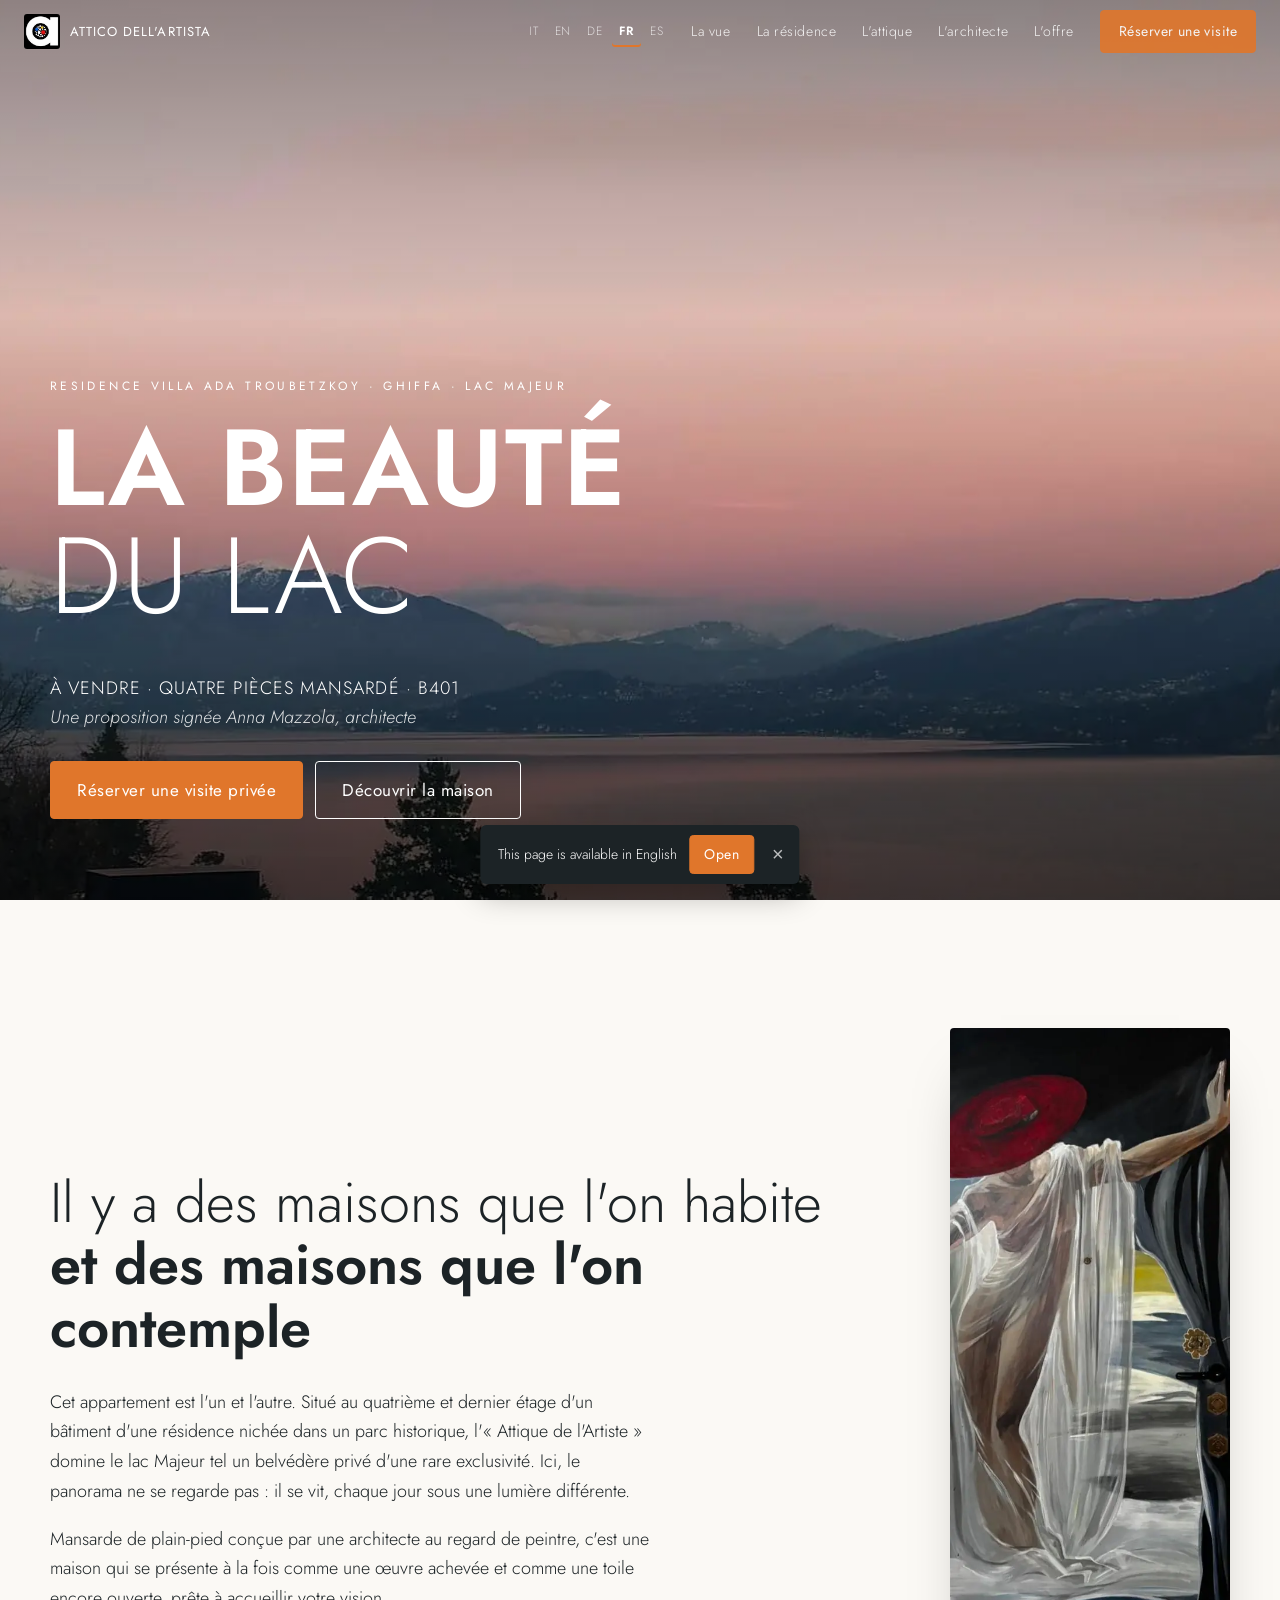
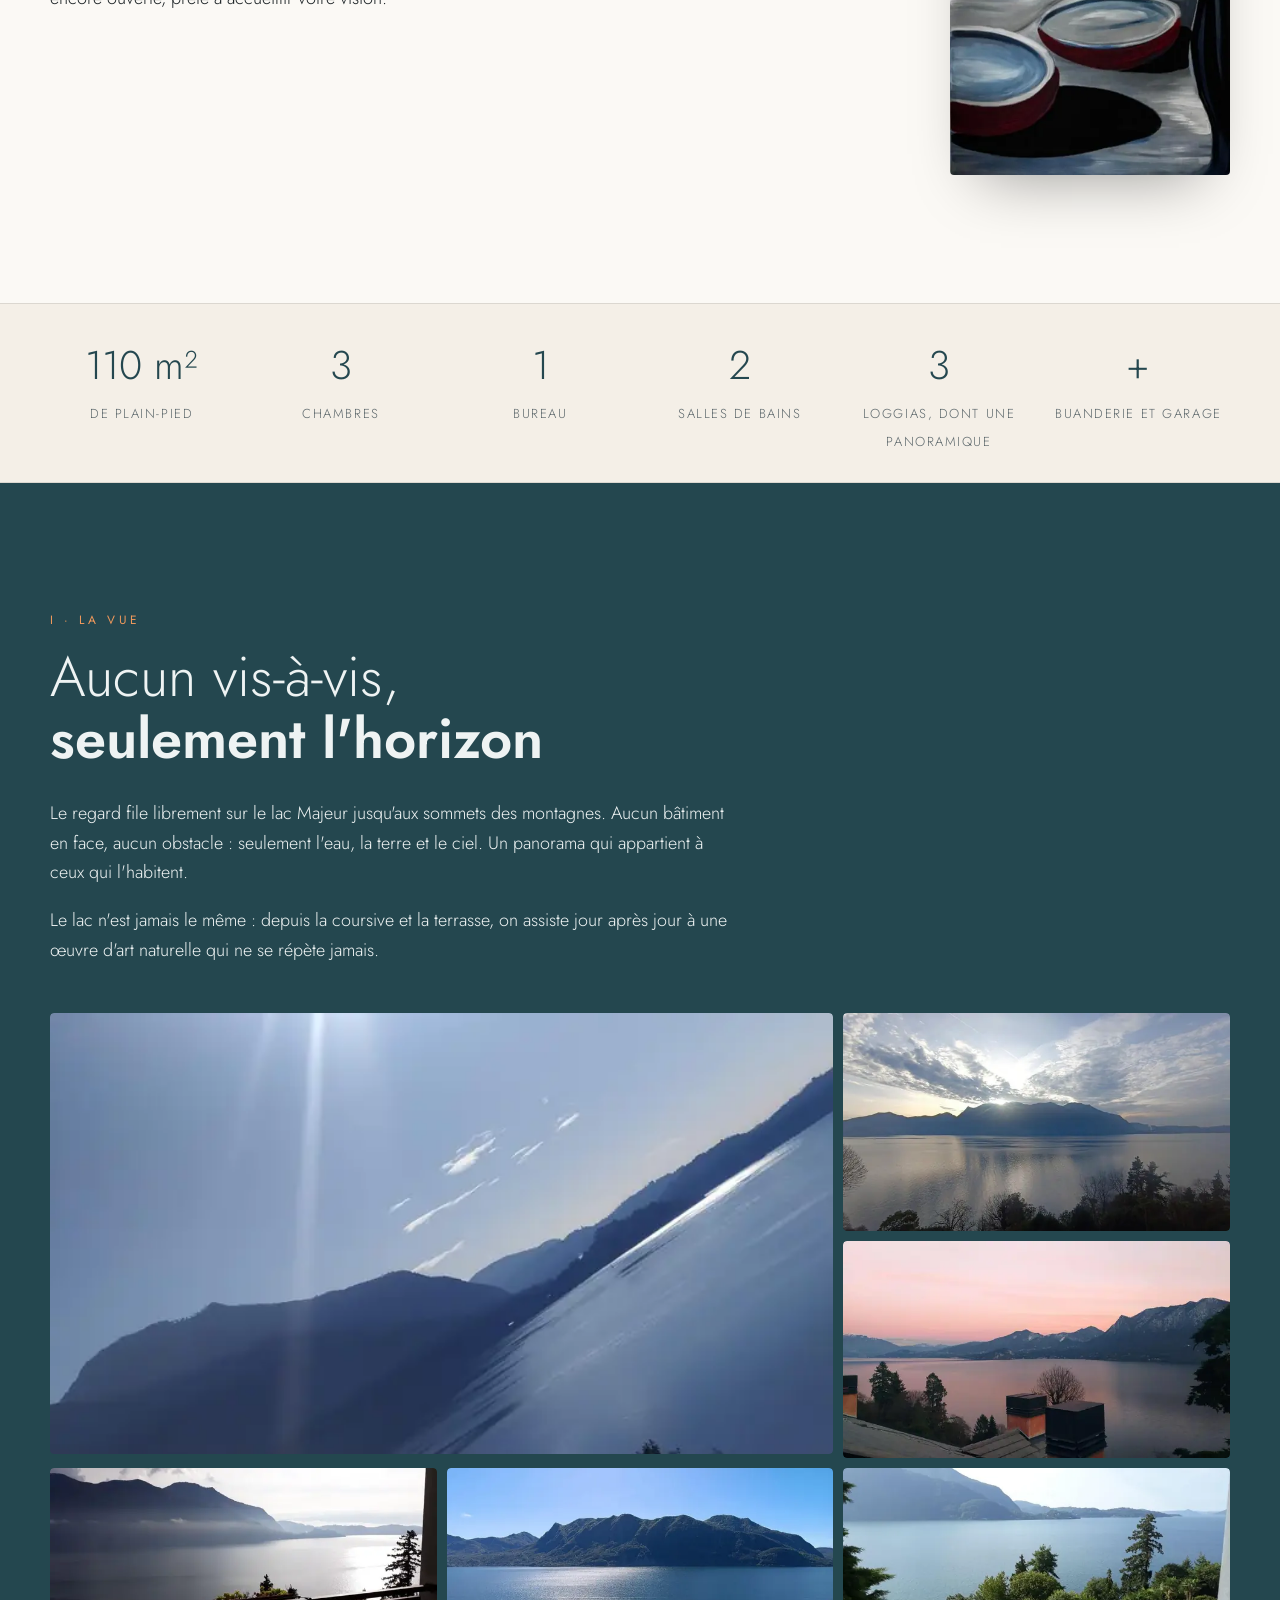
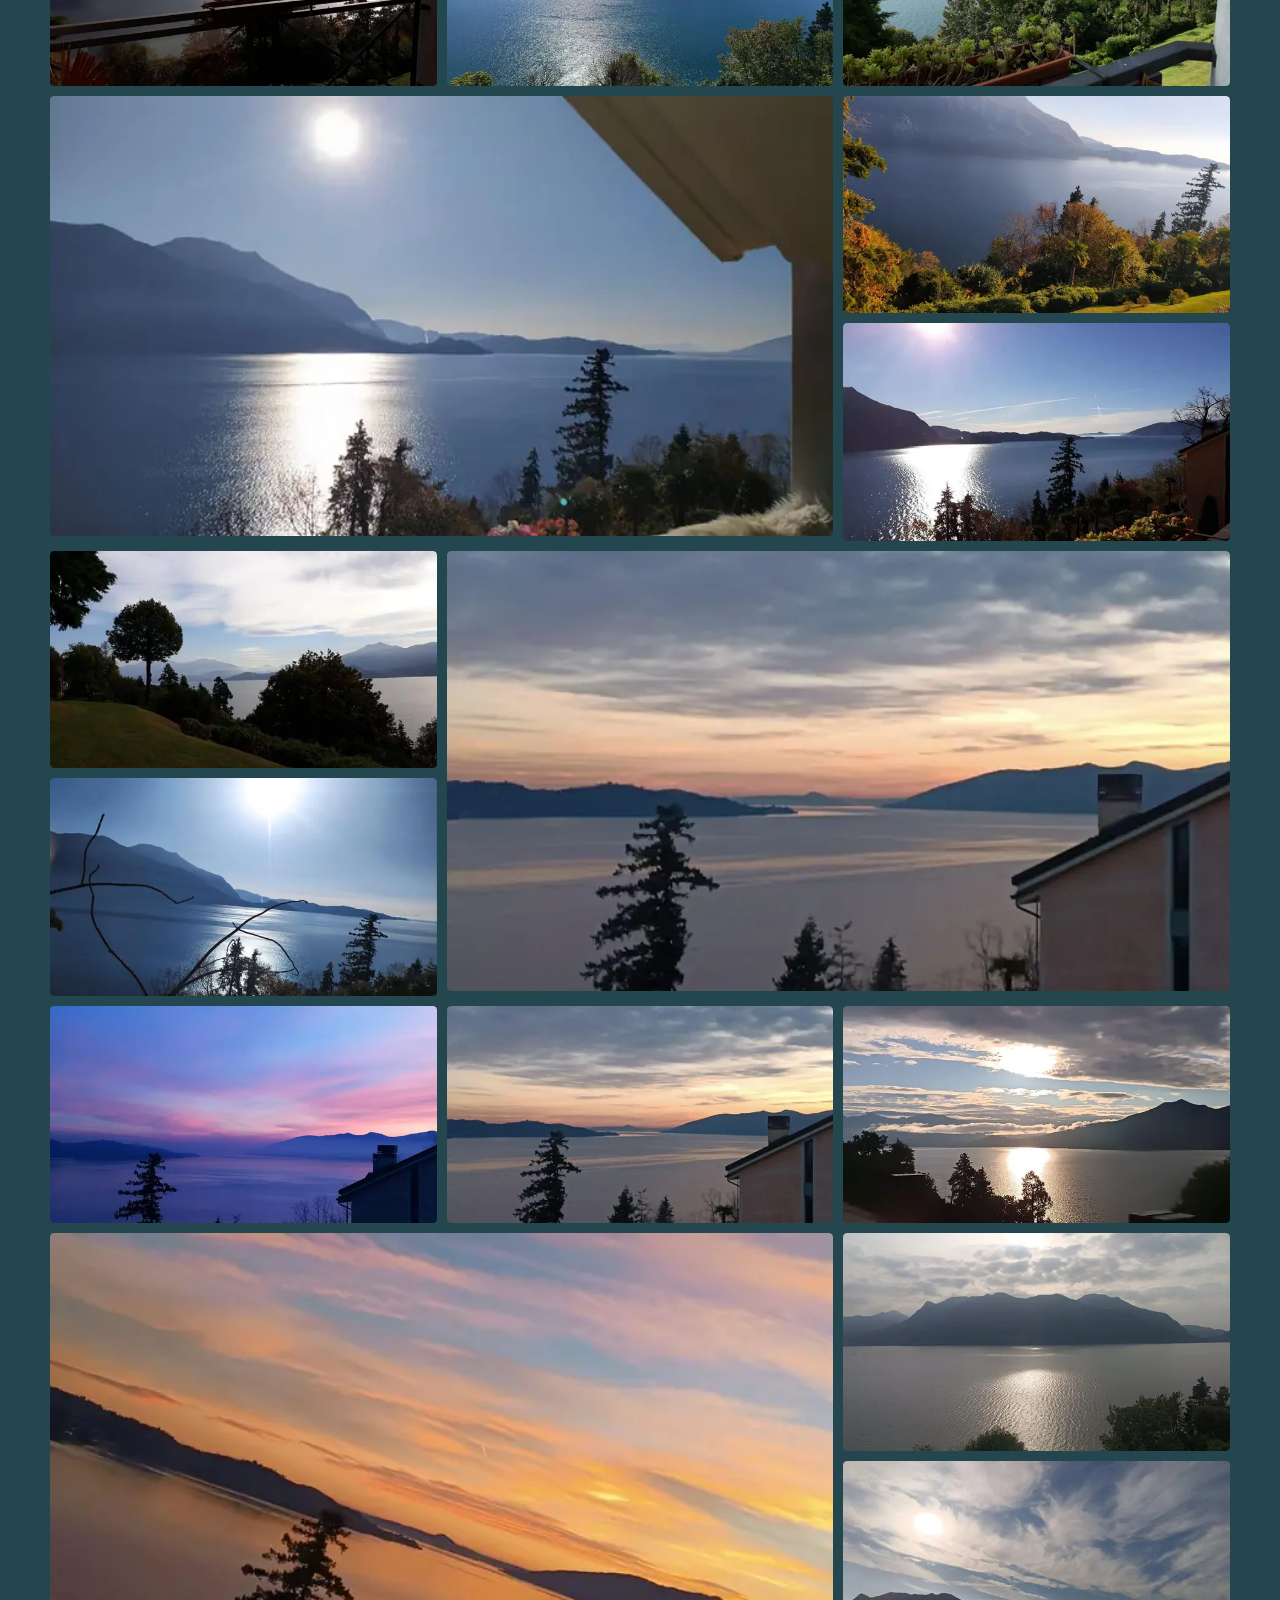
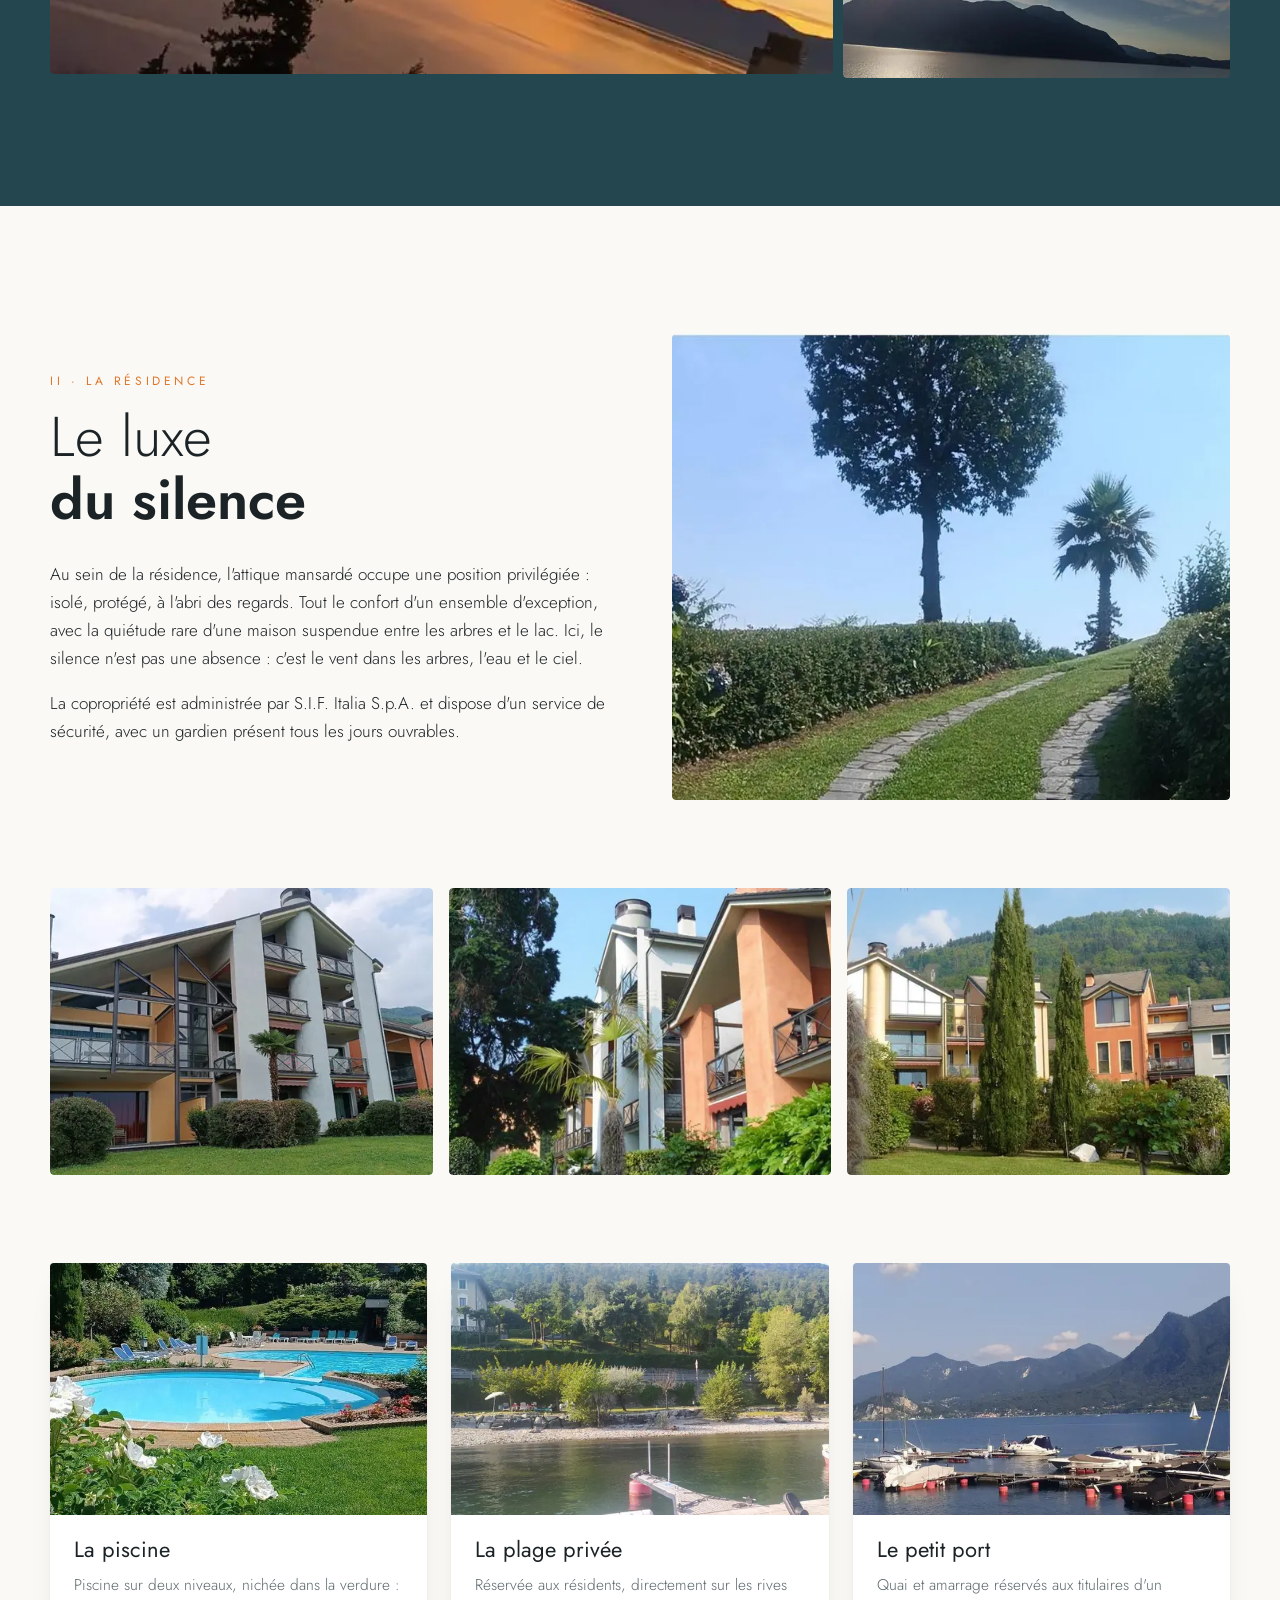
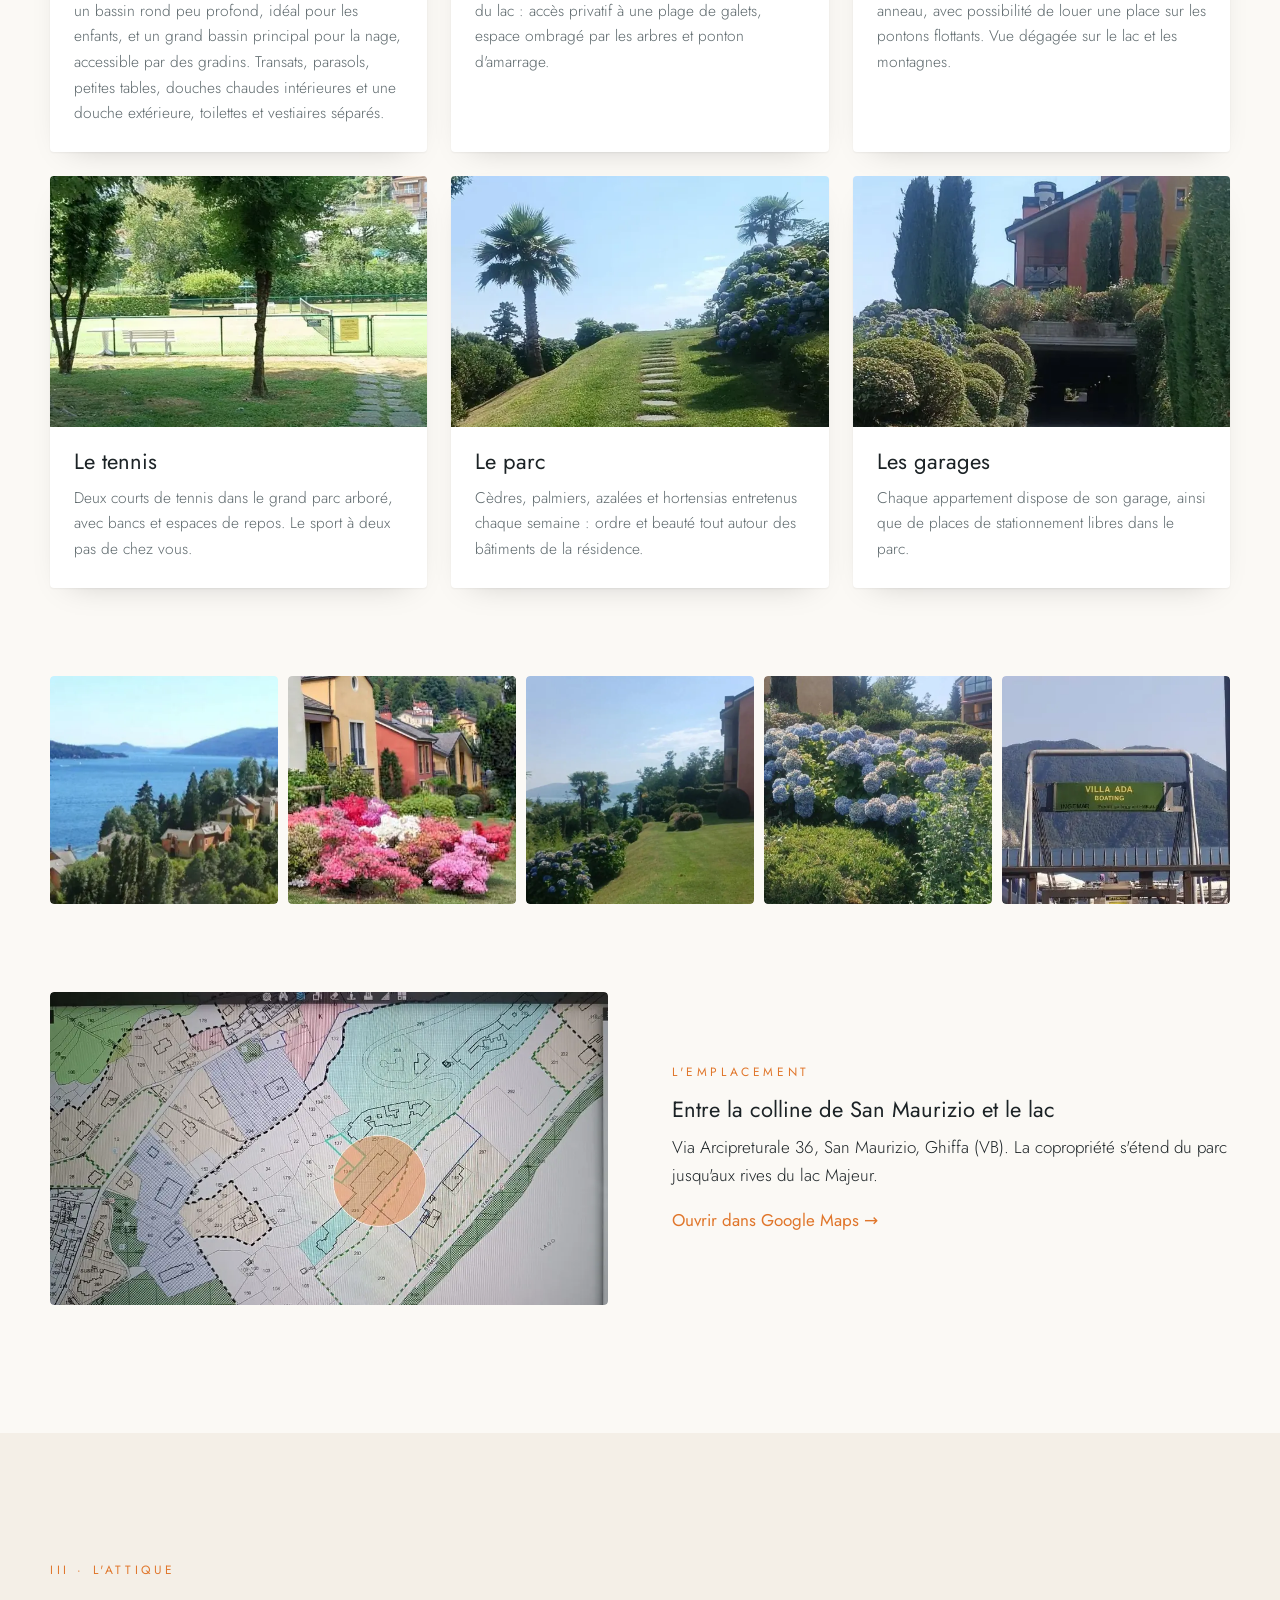
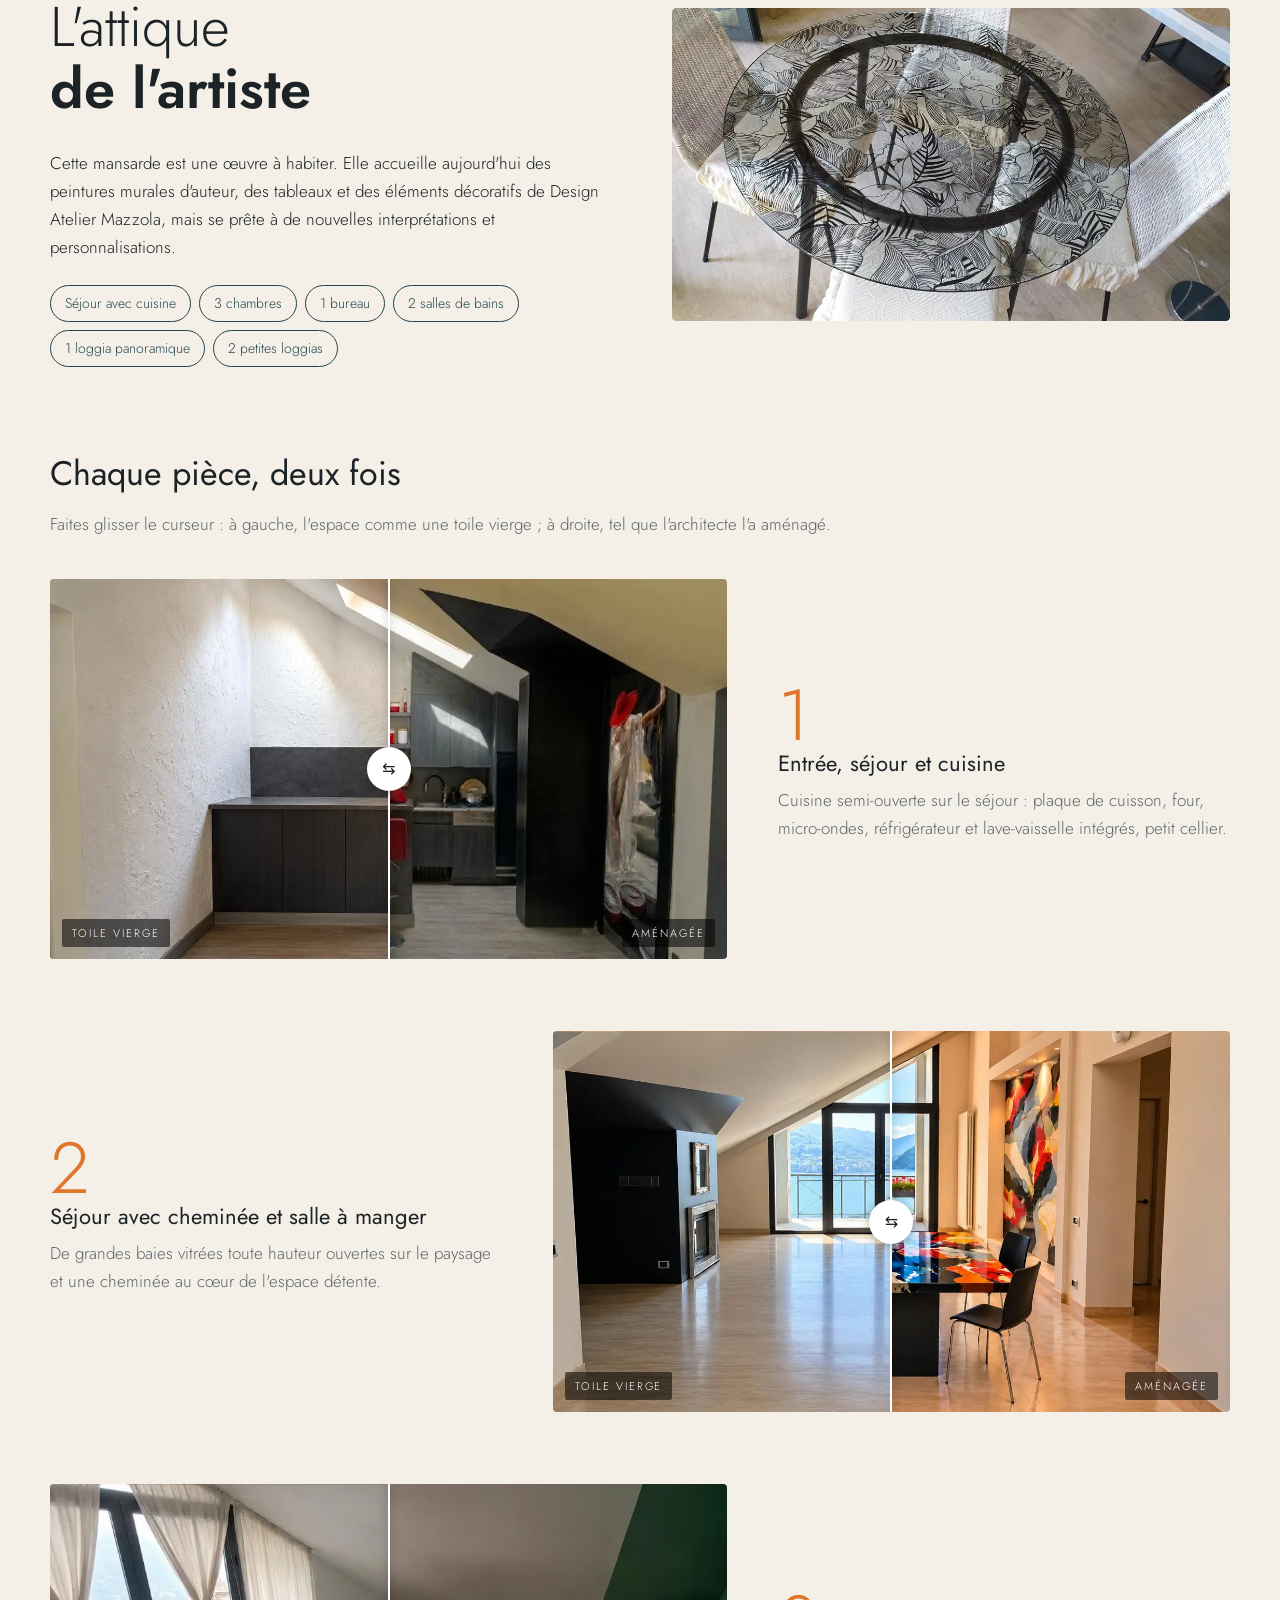
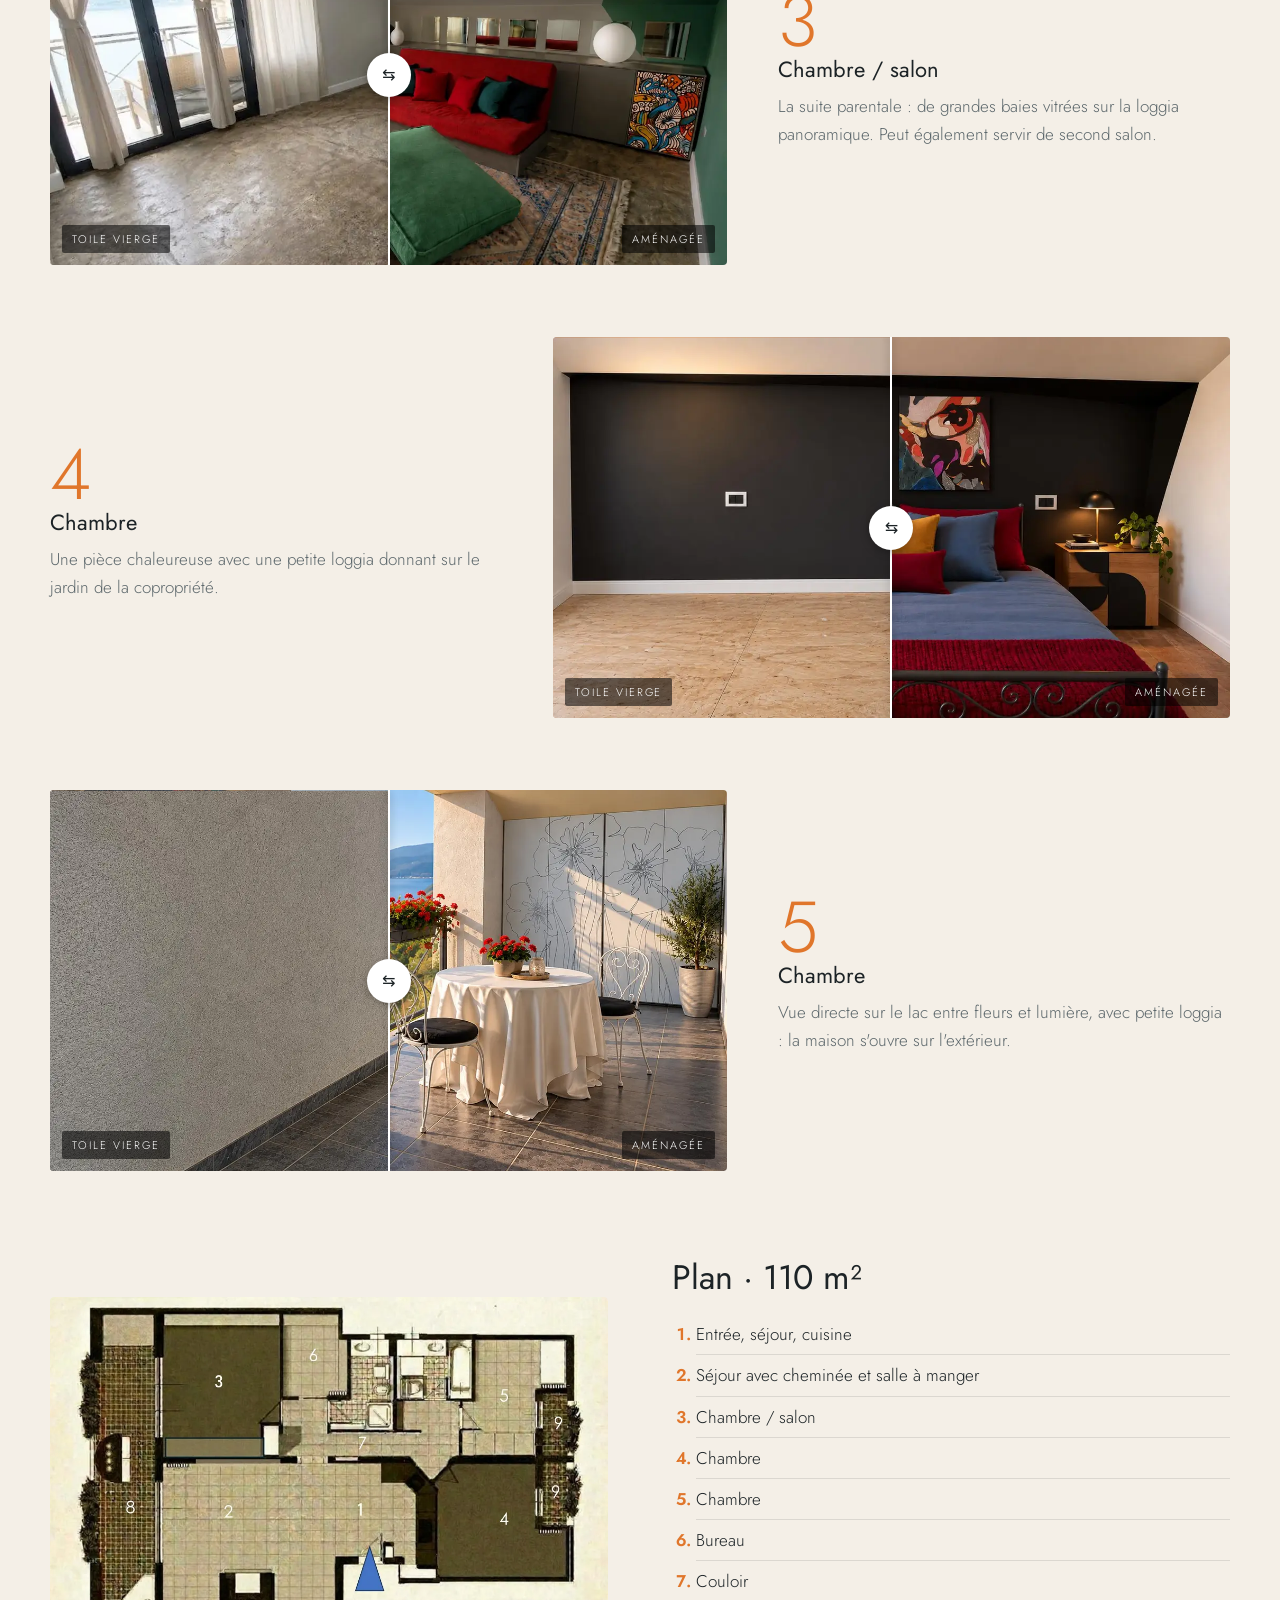
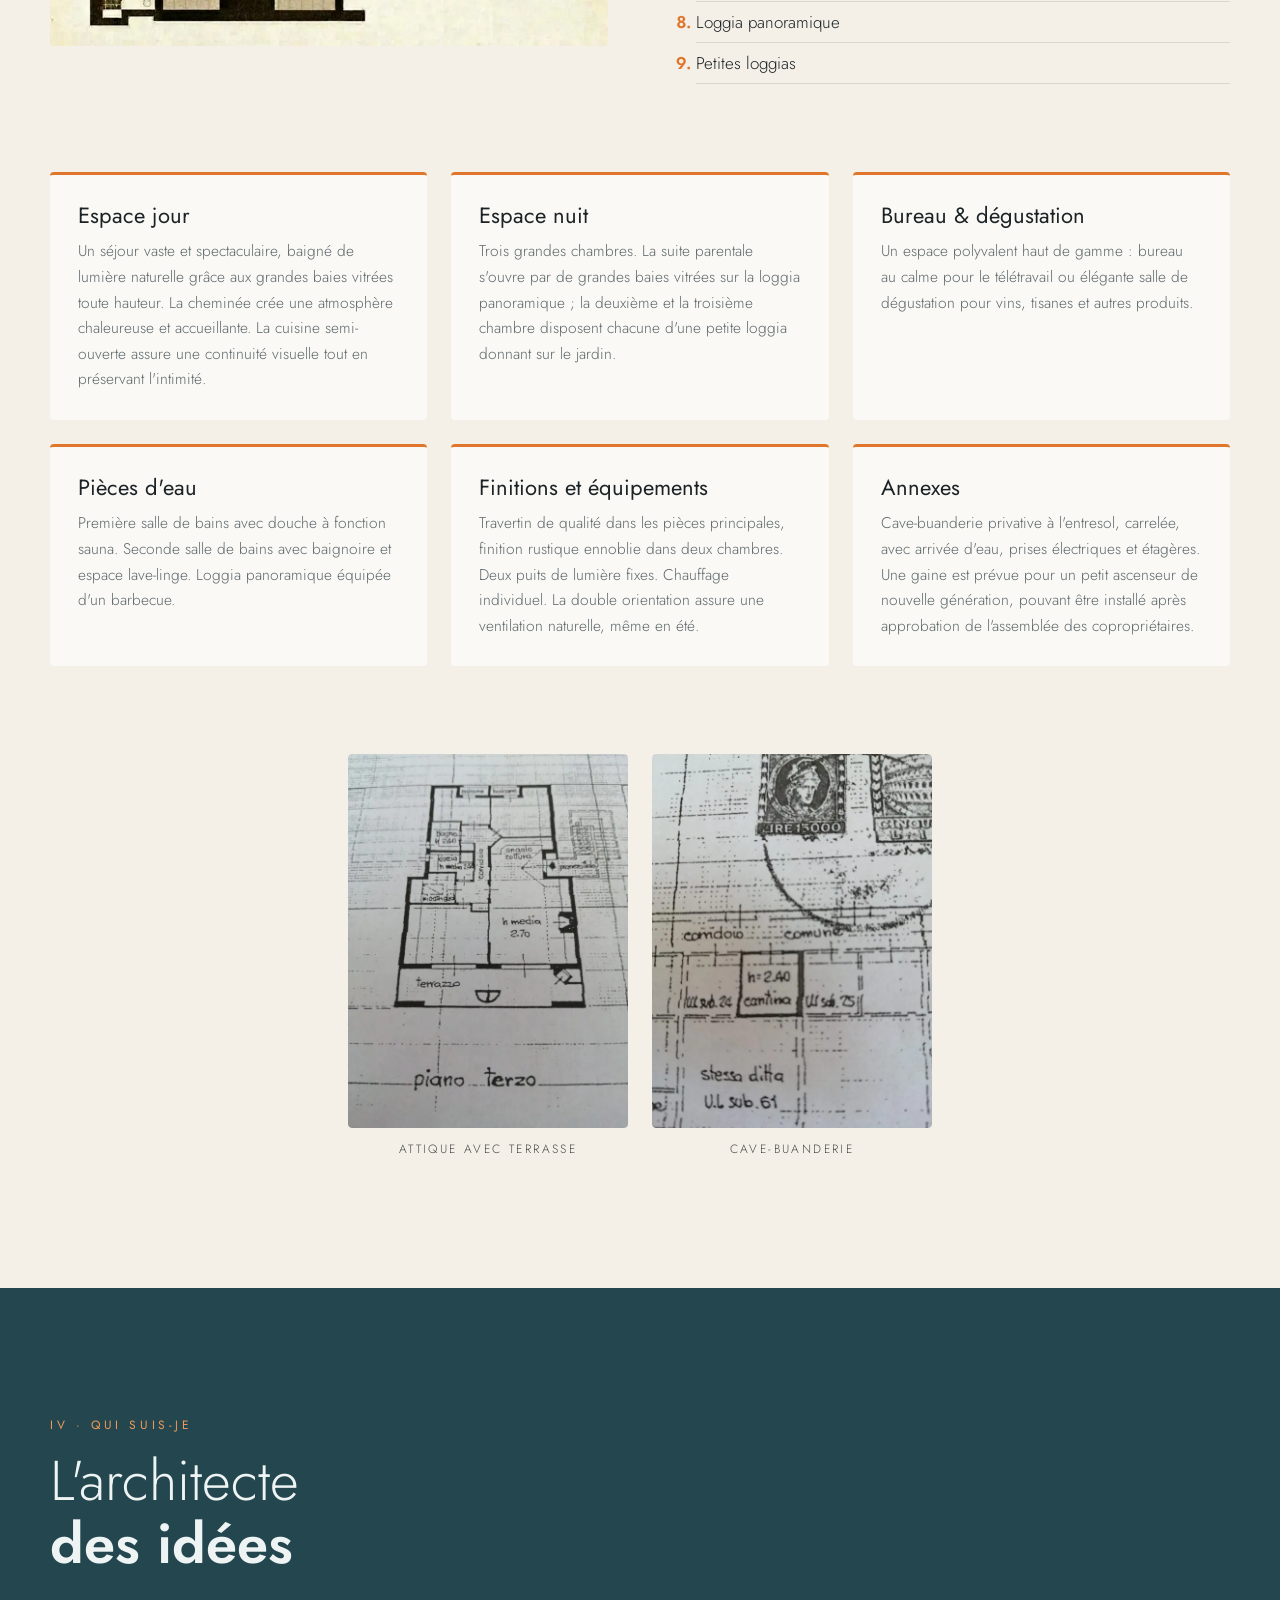
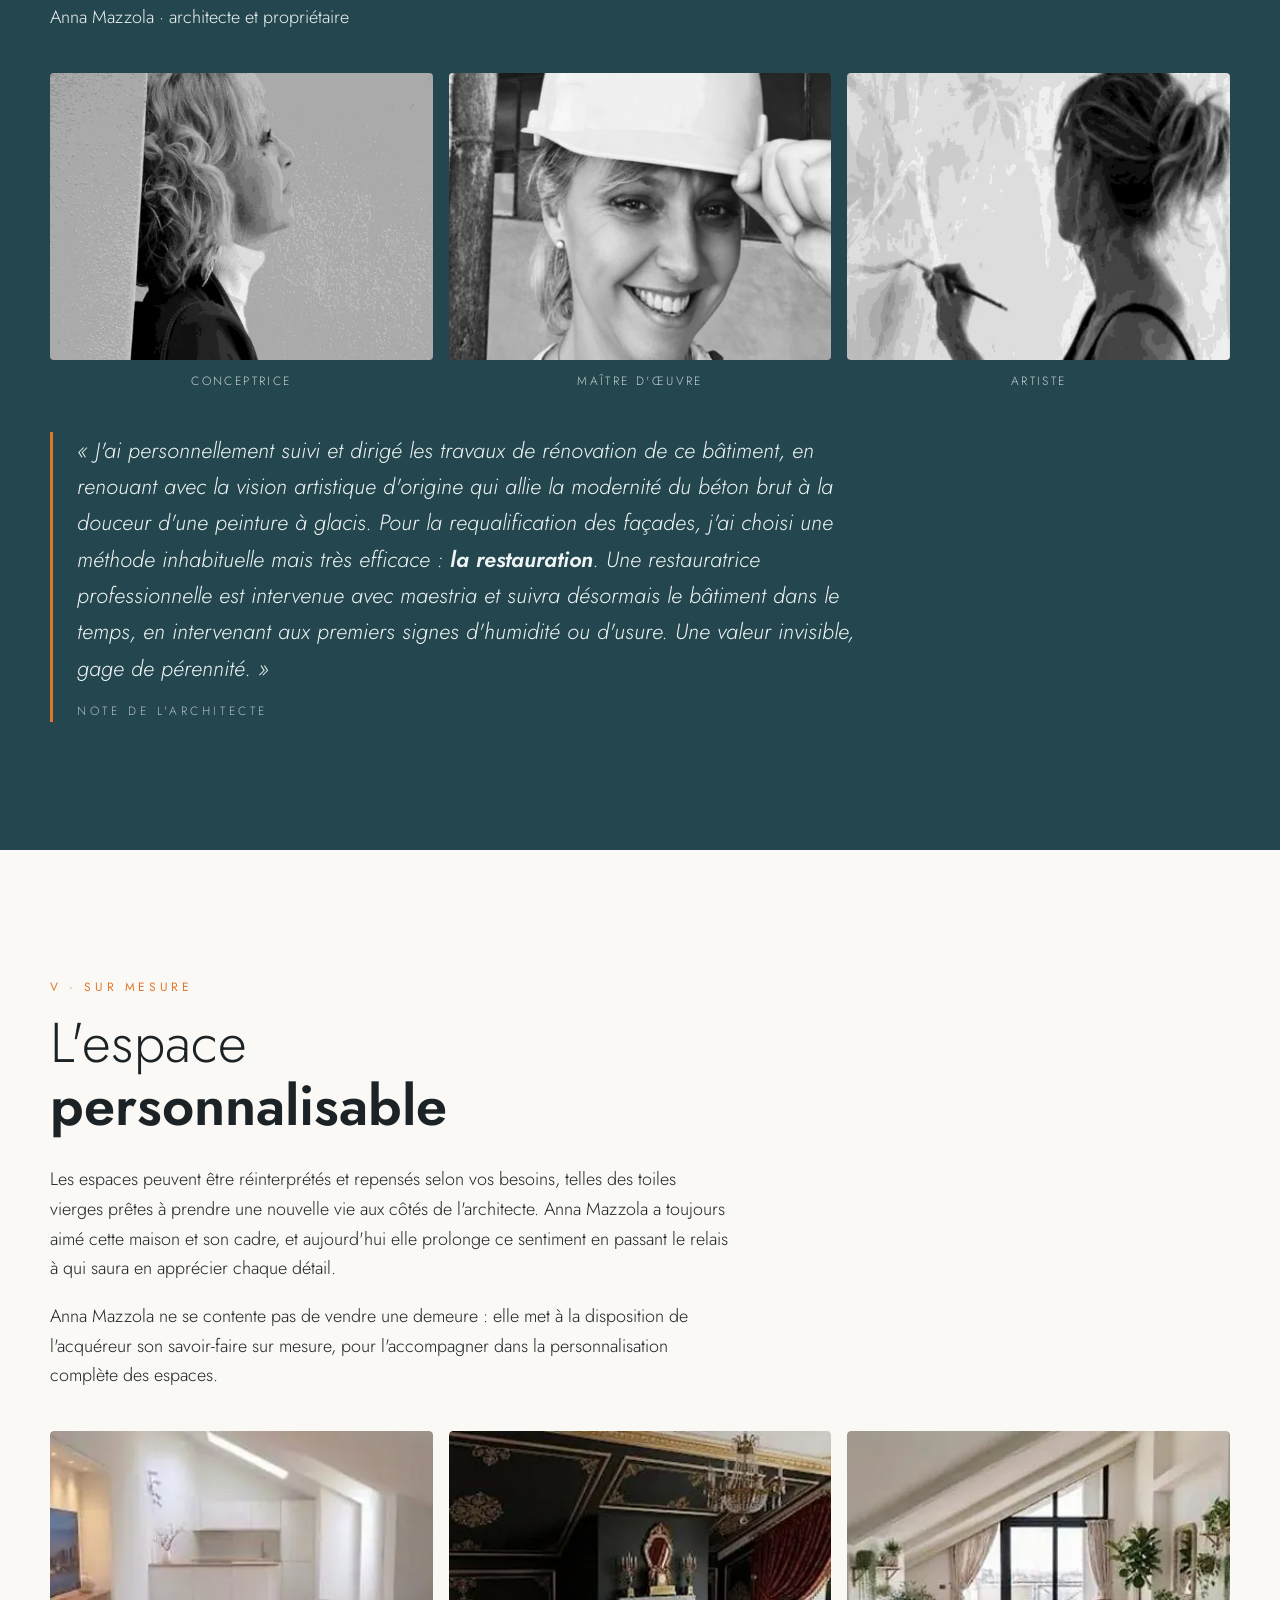
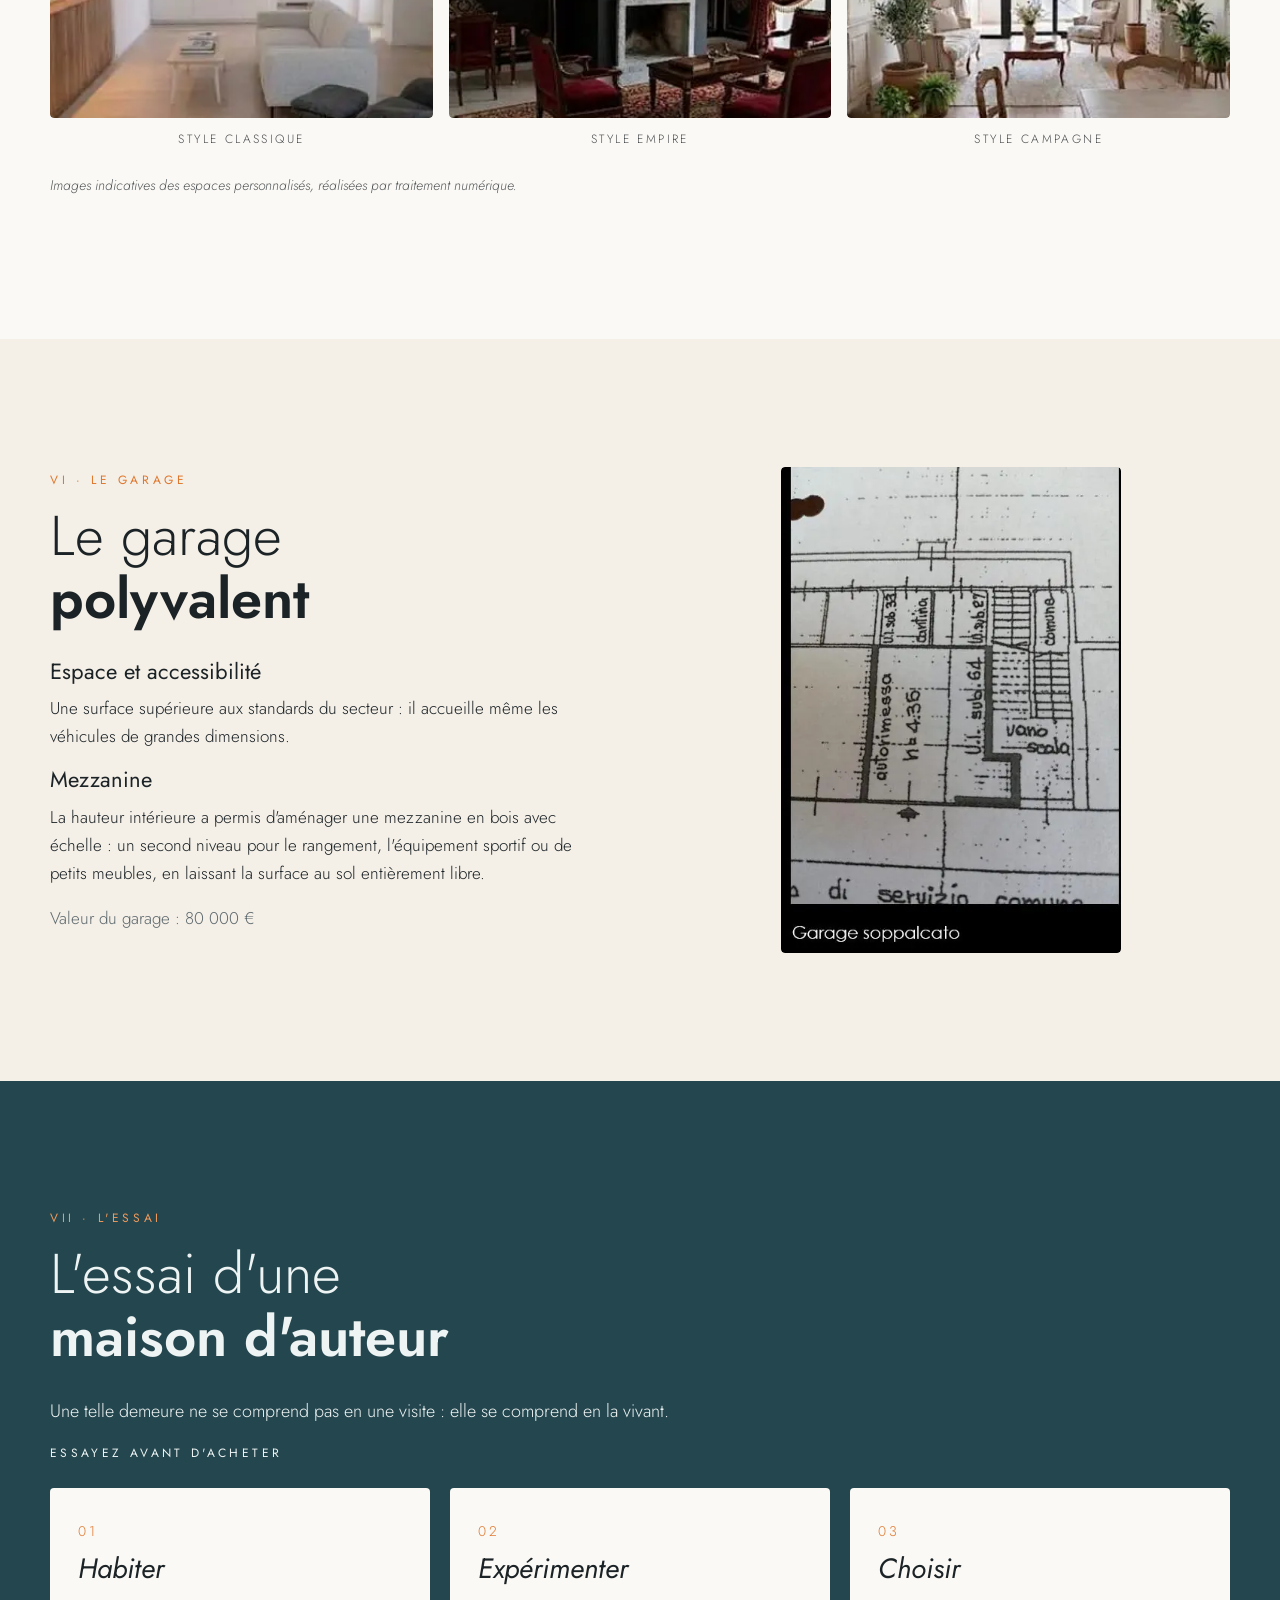
<file: fr/index.html>
<!doctype html>
<html lang="fr">
<head>
<meta charset="utf-8">
<meta name="viewport" content="width=device-width, initial-scale=1">
<title>L&#x27;Attique de l&#x27;Artiste · Ghiffa, lac Majeur · À vendre</title>
<meta name="description" content="À vendre : attique mansardé de 110 m² avec vue sur le lac, au sein de la Residence Villa Ada Troubetzkoy à Ghiffa (VB) : 3 chambres, bureau, 2 salles de bains, loggia panoramique, garage. Piscine, plage privée, petit port et tennis.">
<meta name="theme-color" content="#24474f">
<link rel="canonical" href="https://villaada-b401.com/fr/">
<link rel="alternate" hreflang="it" href="https://villaada-b401.com/">
<link rel="alternate" hreflang="en" href="https://villaada-b401.com/en/">
<link rel="alternate" hreflang="de" href="https://villaada-b401.com/de/">
<link rel="alternate" hreflang="fr" href="https://villaada-b401.com/fr/">
<link rel="alternate" hreflang="es" href="https://villaada-b401.com/es/">
<link rel="alternate" hreflang="x-default" href="https://villaada-b401.com/">
<link rel="icon" href="../img/favicon.png" type="image/png">
<link rel="apple-touch-icon" href="../img/apple-touch-icon.png">
<meta property="og:type" content="website">
<meta property="og:title" content="L&#x27;Attique de l&#x27;Artiste · lac Majeur">
<meta property="og:description" content="Quatre pièces mansardé avec vue sur le lac, 110 m², Residence Villa Ada Troubetzkoy, Ghiffa. Une proposition d&#x27;Anna Mazzola, architecte.">
<meta property="og:image" content="https://villaada-b401.com/img/og-fr.jpg">
<meta property="og:image:type" content="image/jpeg">
<meta property="og:image:width" content="1200">
<meta property="og:image:height" content="630">
<meta property="og:image:alt" content="L&#x27;Attique de l&#x27;Artiste · lac Majeur">
<meta property="og:site_name" content="Attico dell'Artista">
<meta name="twitter:card" content="summary_large_image">
<meta name="twitter:title" content="L&#x27;Attique de l&#x27;Artiste · lac Majeur">
<meta name="twitter:description" content="Quatre pièces mansardé avec vue sur le lac, 110 m², Residence Villa Ada Troubetzkoy, Ghiffa. Une proposition d&#x27;Anna Mazzola, architecte.">
<meta name="twitter:image" content="https://villaada-b401.com/img/og-fr.jpg">
<meta property="og:url" content="https://villaada-b401.com/fr/">
<meta property="og:locale" content="fr_FR">
<meta property="og:locale:alternate" content="it_IT"><meta property="og:locale:alternate" content="en_GB"><meta property="og:locale:alternate" content="de_DE"><meta property="og:locale:alternate" content="es_ES">
<link rel="preload" as="image" href="../img/hero-960.webp" imagesrcset="../img/hero-960.webp 960w, ../img/hero-1598.webp 1598w" imagesizes="100vw" fetchpriority="high">
<link rel="preconnect" href="https://fonts.googleapis.com">
<link rel="preconnect" href="https://fonts.gstatic.com" crossorigin>
<link href="https://fonts.googleapis.com/css2?family=Jost:wght@300;400;600&display=swap" rel="stylesheet">
<link rel="stylesheet" href="../style.css">
<script type="application/ld+json">{"@context": "https://schema.org", "@type": "RealEstateListing", "inLanguage": "fr", "name": "L'Attique de l'Artiste – Quatre pièces mansardé B401", "description": "Attique mansardé de 110 m² avec vue sur le lac, buanderie et garage, au sein de la Residence Villa Ada Troubetzkoy.", "url": "https://villaada-b401.com/fr/", "image": "https://villaada-b401.com/img/og-fr.jpg", "offers": {"@type": "Offer", "price": 730000, "priceCurrency": "EUR", "availability": "https://schema.org/InStock"}, "itemOffered": {"@type": "Apartment", "numberOfRooms": 4, "numberOfBedrooms": 3, "numberOfBathroomsTotal": 2, "floorSize": {"@type": "QuantitativeValue", "value": 110, "unitCode": "MTK"}, "address": {"@type": "PostalAddress", "streetAddress": "Via Arcipreturale 36", "addressLocality": "Ghiffa", "addressRegion": "VB", "postalCode": "28823", "addressCountry": "IT"}}, "seller": {"@type": "Person", "name": "Anna Mazzola", "telephone": "+393355858642", "email": "ateliermazzola@gmail.com", "url": "https://www.annamazzola.it"}}</script>
</head>
<body>
<a class="skip" href="#main">Aller au contenu</a>
<header class="nav" id="top">
  <a class="brand" href="#top" aria-label="Accueil"><img src="../img/logo-125.webp" width="36" height="36" alt=""><span>Attico dell'Artista</span></a>
  <div class="langs" role="navigation" aria-label="Langue"><a href="../" hreflang="it" lang="it" title="Italiano" data-s="Questa pagina è disponibile in italiano" data-go="Apri">IT</a><a href="../en/" hreflang="en" lang="en" title="English" data-s="This page is available in English" data-go="Open">EN</a><a href="../de/" hreflang="de" lang="de" title="Deutsch" data-s="Diese Seite ist auf Deutsch verfügbar" data-go="Öffnen">DE</a><a href="../fr/" hreflang="fr" lang="fr" title="Français" aria-current="true">FR</a><a href="../es/" hreflang="es" lang="es" title="Español" data-s="Esta página está disponible en español" data-go="Abrir">ES</a></div>
  <button class="burger" aria-label="Ouvrir le menu" aria-expanded="false" aria-controls="menu"><span></span><span></span></button>
  <nav id="menu">
    <a href="#vista">La vue</a><a href="#residence">La résidence</a><a href="#mansarda">L'attique</a><a href="#architetto">L'architecte</a><a href="#proposta">L'offre</a><a href="#contatti" class="btn btn-s">Réserver une visite</a>
  </nav>
</header>

<main id="main">
<section class="hero">
  <img class="hero-bg" src="../img/hero-960.webp" srcset="../img/hero-960.webp 960w, ../img/hero-1598.webp 1598w" sizes="100vw" width="1598" height="899" alt="Aube rose sur le lac Majeur vue depuis l&#x27;attique" fetchpriority="high">
  <div class="hero-c wrap">
    <p class="kicker">Residence Villa Ada Troubetzkoy · Ghiffa · lac Majeur</p>
    <h1><strong>La beauté</strong><br>du lac</h1>
    <p class="hero-sub">À vendre · quatre pièces mansardé · B401<br><em>Une proposition signée Anna Mazzola, architecte</em></p>
    <div class="hero-cta"><a href="#contatti" class="btn">Réserver une visite privée</a><a href="#vista" class="btn btn-ghost">Découvrir la maison</a></div>
  </div>
</section>

<section class="intro wrap">
  <div class="intro-t">
    <h2 class="h-lite">Il y a des maisons que l'on habite<br><strong>et des maisons que l'on contemple</strong></h2>
    <p>Cet appartement est l'un et l'autre. Situé au quatrième et dernier étage d'un bâtiment d'une résidence nichée dans un parc historique, l'« Attique de l'Artiste » domine le lac Majeur tel un belvédère privé d'une rare exclusivité. Ici, le panorama ne se regarde pas : il se vit, chaque jour sous une lumière différente.</p>
    <p>Mansarde de plain-pied conçue par une architecte au regard de peintre, c'est une maison qui se présente à la fois comme une œuvre achevée et comme une toile encore ouverte, prête à accueillir votre vision.</p>
  </div>
  <figure class="intro-art"><img src="../img/intro-art-480.webp" srcset="../img/intro-art-480.webp 480w" sizes="(max-width: 800px) 60vw, 300px" width="480" height="1281" alt="Œuvre d&#x27;art dans l&#x27;attique" loading="lazy" decoding="async"></figure>
</section>

<section class="facts" aria-label="En bref">
  <ul class="wrap">
    <li><b>110 m²</b><span>de plain-pied</span></li>
    <li><b>3</b><span>chambres</span></li>
    <li><b>1</b><span>bureau</span></li>
    <li><b>2</b><span>salles de bains</span></li>
    <li><b>3</b><span>loggias, dont une panoramique</span></li>
    <li><b>+</b><span>buanderie et garage</span></li>
  </ul>
</section>

<section id="vista" class="sec dark">
  <div class="wrap">
    <p class="eyebrow">I · La vue</p>
    <h2 class="h-lite">Aucun vis-à-vis,<br><strong>seulement l'horizon</strong></h2>
    <p class="lead">Le regard file librement sur le lac Majeur jusqu'aux sommets des montagnes. Aucun bâtiment en face, aucun obstacle : seulement l'eau, la terre et le ciel. Un panorama qui appartient à ceux qui l'habitent.</p>
    <p class="lead">Le lac n'est jamais le même : depuis la coursive et la terrasse, on assiste jour après jour à une œuvre d'art naturelle qui ne se répète jamais.</p>
    <div class="gallery"><figure class="g-item wide"><a href="../img/vista-01-1280.webp" class="lb" data-cap="Rayons de soleil sur le lac"><img src="../img/vista-01-640.webp" srcset="../img/vista-01-640.webp 640w, ../img/vista-01-1280.webp 1280w" sizes="(max-width: 700px) 100vw, 33vw" width="1280" height="719" alt="Rayons de soleil sur le lac" loading="lazy" decoding="async"></a></figure><figure class="g-item"><a href="../img/vista-02-1280.webp" class="lb" data-cap="Nuages et reflets sur le lac Majeur"><img src="../img/vista-02-640.webp" srcset="../img/vista-02-640.webp 640w, ../img/vista-02-1280.webp 1280w" sizes="(max-width: 700px) 100vw, 33vw" width="1280" height="720" alt="Nuages et reflets sur le lac Majeur" loading="lazy" decoding="async"></a></figure><figure class="g-item"><a href="../img/vista-03-971.webp" class="lb" data-cap="Aube rose sur les montagnes"><img src="../img/vista-03-640.webp" srcset="../img/vista-03-640.webp 640w, ../img/vista-03-971.webp 971w" sizes="(max-width: 700px) 100vw, 33vw" width="971" height="546" alt="Aube rose sur les montagnes" loading="lazy" decoding="async"></a></figure><figure class="g-item"><a href="../img/vista-04-971.webp" class="lb" data-cap="Contre-jour depuis la coursive"><img src="../img/vista-04-640.webp" srcset="../img/vista-04-640.webp 640w, ../img/vista-04-971.webp 971w" sizes="(max-width: 700px) 100vw, 33vw" width="971" height="546" alt="Contre-jour depuis la coursive" loading="lazy" decoding="async"></a></figure><figure class="g-item"><a href="../img/vista-05-1007.webp" class="lb" data-cap="Ciel limpide sur le lac"><img src="../img/vista-05-640.webp" srcset="../img/vista-05-640.webp 640w, ../img/vista-05-1007.webp 1007w" sizes="(max-width: 700px) 100vw, 33vw" width="1007" height="567" alt="Ciel limpide sur le lac" loading="lazy" decoding="async"></a></figure><figure class="g-item wide"><a href="../img/vista-06-1280.webp" class="lb" data-cap="Soleil d&#x27;hiver depuis la terrasse"><img src="../img/vista-06-640.webp" srcset="../img/vista-06-640.webp 640w, ../img/vista-06-1280.webp 1280w" sizes="(max-width: 700px) 100vw, 33vw" width="1280" height="719" alt="Soleil d&#x27;hiver depuis la terrasse" loading="lazy" decoding="async"></a></figure><figure class="g-item"><a href="../img/vista-07-1008.webp" class="lb" data-cap="Le lac à travers la végétation"><img src="../img/vista-07-640.webp" srcset="../img/vista-07-640.webp 640w, ../img/vista-07-1008.webp 1008w" sizes="(max-width: 700px) 100vw, 33vw" width="1008" height="567" alt="Le lac à travers la végétation" loading="lazy" decoding="async"></a></figure><figure class="g-item"><a href="../img/vista-08-1280.webp" class="lb" data-cap="L&#x27;automne sur le lac"><img src="../img/vista-08-640.webp" srcset="../img/vista-08-640.webp 640w, ../img/vista-08-1280.webp 1280w" sizes="(max-width: 700px) 100vw, 33vw" width="1280" height="719" alt="L&#x27;automne sur le lac" loading="lazy" decoding="async"></a></figure><figure class="g-item"><a href="../img/vista-09-1280.webp" class="lb" data-cap="Sillage de lumière sur l&#x27;eau"><img src="../img/vista-09-640.webp" srcset="../img/vista-09-640.webp 640w, ../img/vista-09-1280.webp 1280w" sizes="(max-width: 700px) 100vw, 33vw" width="1280" height="720" alt="Sillage de lumière sur l&#x27;eau" loading="lazy" decoding="async"></a></figure><figure class="g-item"><a href="../img/vista-10-756.webp" class="lb" data-cap="Silhouettes d&#x27;arbres sur le lac"><img src="../img/vista-10-640.webp" srcset="../img/vista-10-640.webp 640w, ../img/vista-10-756.webp 756w" sizes="(max-width: 700px) 100vw, 33vw" width="756" height="427" alt="Silhouettes d&#x27;arbres sur le lac" loading="lazy" decoding="async"></a></figure><figure class="g-item wide"><a href="../img/vista-11-1280.webp" class="lb" data-cap="Coucher de soleil sur le lac"><img src="../img/vista-11-640.webp" srcset="../img/vista-11-640.webp 640w, ../img/vista-11-1280.webp 1280w" sizes="(max-width: 700px) 100vw, 33vw" width="1280" height="721" alt="Coucher de soleil sur le lac" loading="lazy" decoding="async"></a></figure><figure class="g-item"><a href="../img/vista-12-1007.webp" class="lb" data-cap="Soleil entre les branches"><img src="../img/vista-12-640.webp" srcset="../img/vista-12-640.webp 640w, ../img/vista-12-1007.webp 1007w" sizes="(max-width: 700px) 100vw, 33vw" width="1007" height="570" alt="Soleil entre les branches" loading="lazy" decoding="async"></a></figure><figure class="g-item"><a href="../img/vista-13-1280.webp" class="lb" data-cap="Crépuscule violet"><img src="../img/vista-13-640.webp" srcset="../img/vista-13-640.webp 640w, ../img/vista-13-1280.webp 1280w" sizes="(max-width: 700px) 100vw, 33vw" width="1280" height="719" alt="Crépuscule violet" loading="lazy" decoding="async"></a></figure><figure class="g-item"><a href="../img/vista-14-1106.webp" class="lb" data-cap="Nuages au coucher du soleil"><img src="../img/vista-14-640.webp" srcset="../img/vista-14-640.webp 640w, ../img/vista-14-1106.webp 1106w" sizes="(max-width: 700px) 100vw, 33vw" width="1106" height="622" alt="Nuages au coucher du soleil" loading="lazy" decoding="async"></a></figure><figure class="g-item"><a href="../img/vista-15-1280.webp" class="lb" data-cap="Soleil bas sur les montagnes"><img src="../img/vista-15-640.webp" srcset="../img/vista-15-640.webp 640w, ../img/vista-15-1280.webp 1280w" sizes="(max-width: 700px) 100vw, 33vw" width="1280" height="722" alt="Soleil bas sur les montagnes" loading="lazy" decoding="async"></a></figure><figure class="g-item wide"><a href="../img/vista-16-1019.webp" class="lb" data-cap="Ciel embrasé"><img src="../img/vista-16-640.webp" srcset="../img/vista-16-640.webp 640w, ../img/vista-16-1019.webp 1019w" sizes="(max-width: 700px) 100vw, 33vw" width="1019" height="570" alt="Ciel embrasé" loading="lazy" decoding="async"></a></figure><figure class="g-item"><a href="../img/vista-17-1280.webp" class="lb" data-cap="Lumière argentée"><img src="../img/vista-17-640.webp" srcset="../img/vista-17-640.webp 640w, ../img/vista-17-1280.webp 1280w" sizes="(max-width: 700px) 100vw, 33vw" width="1280" height="722" alt="Lumière argentée" loading="lazy" decoding="async"></a></figure><figure class="g-item"><a href="../img/vista-18-1019.webp" class="lb" data-cap="Ciel voilé"><img src="../img/vista-18-640.webp" srcset="../img/vista-18-640.webp 640w, ../img/vista-18-1019.webp 1019w" sizes="(max-width: 700px) 100vw, 33vw" width="1019" height="574" alt="Ciel voilé" loading="lazy" decoding="async"></a></figure></div>
  </div>
</section>

<section id="residence" class="sec">
  <div class="wrap split">
    <div>
      <p class="eyebrow">II · La résidence</p>
      <h2 class="h-lite">Le luxe<br><strong>du silence</strong></h2>
      <p>Au sein de la résidence, l'attique mansardé occupe une position privilégiée : isolé, protégé, à l'abri des regards. Tout le confort d'un ensemble d'exception, avec la quiétude rare d'une maison suspendue entre les arbres et le lac. Ici, le silence n'est pas une absence : c'est le vent dans les arbres, l'eau et le ciel.</p>
      <p>La copropriété est administrée par S.I.F. Italia S.p.A. et dispose d'un service de sécurité, avec un gardien présent tous les jours ouvrables.</p>
    </div>
    <figure><a href="../img/silenzio-805.webp" class="lb" data-cap="Allée dans le parc de la résidence"><img src="../img/silenzio-805.webp" srcset="../img/silenzio-805.webp 805w" sizes="(max-width: 800px) 100vw, 45vw" width="805" height="672" alt="Allée dans le parc de la résidence" loading="lazy" decoding="async"></a></figure>
  </div>
  <div class="wrap trio">
    <figure><a href="../img/edificio-1-1280.webp" class="lb" data-cap="Le bâtiment B avec l&#x27;attique au dernier étage"><img src="../img/edificio-1-640.webp" srcset="../img/edificio-1-640.webp 640w, ../img/edificio-1-1280.webp 1280w" sizes="(max-width: 700px) 100vw, 33vw" width="1280" height="722" alt="Le bâtiment B avec l&#x27;attique au dernier étage" loading="lazy" decoding="async"></a></figure>
    <figure><a href="../img/edificio-2-1280.webp" class="lb" data-cap="Façade de la résidence parmi les palmiers"><img src="../img/edificio-2-640.webp" srcset="../img/edificio-2-640.webp 640w, ../img/edificio-2-1280.webp 1280w" sizes="(max-width: 700px) 100vw, 33vw" width="1280" height="720" alt="Façade de la résidence parmi les palmiers" loading="lazy" decoding="async"></a></figure>
    <figure><a href="../img/edificio-3-1195.webp" class="lb" data-cap="La résidence dans la verdure de la colline"><img src="../img/edificio-3-640.webp" srcset="../img/edificio-3-640.webp 640w, ../img/edificio-3-1195.webp 1195w" sizes="(max-width: 700px) 100vw, 33vw" width="1195" height="672" alt="La résidence dans la verdure de la colline" loading="lazy" decoding="async"></a></figure>
  </div>
  <div class="wrap cards"><article class="card"><a href="../img/piscina-634.webp" class="lb" data-cap="La piscine"><img src="../img/piscina-634.webp" srcset="../img/piscina-634.webp 634w" sizes="(max-width: 700px) 100vw, 33vw" width="634" height="1125" alt="La piscine" loading="lazy" decoding="async"></a><div class="card-b"><h3>La piscine</h3><p>Piscine sur deux niveaux, nichée dans la verdure : un bassin rond peu profond, idéal pour les enfants, et un grand bassin principal pour la nage, accessible par des gradins. Transats, parasols, petites tables, douches chaudes intérieures et une douche extérieure, toilettes et vestiaires séparés.</p></div></article><article class="card"><a href="../img/spiaggia-1280.webp" class="lb" data-cap="La plage privée"><img src="../img/spiaggia-640.webp" srcset="../img/spiaggia-640.webp 640w, ../img/spiaggia-1280.webp 1280w" sizes="(max-width: 700px) 100vw, 33vw" width="1280" height="720" alt="La plage privée" loading="lazy" decoding="async"></a><div class="card-b"><h3>La plage privée</h3><p>Réservée aux résidents, directement sur les rives du lac : accès privatif à une plage de galets, espace ombragé par les arbres et ponton d'amarrage.</p></div></article><article class="card"><a href="../img/porto-1280.webp" class="lb" data-cap="Le petit port"><img src="../img/porto-640.webp" srcset="../img/porto-640.webp 640w, ../img/porto-1280.webp 1280w" sizes="(max-width: 700px) 100vw, 33vw" width="1280" height="719" alt="Le petit port" loading="lazy" decoding="async"></a><div class="card-b"><h3>Le petit port</h3><p>Quai et amarrage réservés aux titulaires d'un anneau, avec possibilité de louer une place sur les pontons flottants. Vue dégagée sur le lac et les montagnes.</p></div></article><article class="card"><a href="../img/tennis-1280.webp" class="lb" data-cap="Le tennis"><img src="../img/tennis-640.webp" srcset="../img/tennis-640.webp 640w, ../img/tennis-1280.webp 1280w" sizes="(max-width: 700px) 100vw, 33vw" width="1280" height="720" alt="Le tennis" loading="lazy" decoding="async"></a><div class="card-b"><h3>Le tennis</h3><p>Deux courts de tennis dans le grand parc arboré, avec bancs et espaces de repos. Le sport à deux pas de chez vous.</p></div></article><article class="card"><a href="../img/parco-1-1280.webp" class="lb" data-cap="Le parc"><img src="../img/parco-1-640.webp" srcset="../img/parco-1-640.webp 640w, ../img/parco-1-1280.webp 1280w" sizes="(max-width: 700px) 100vw, 33vw" width="1280" height="1000" alt="Le parc" loading="lazy" decoding="async"></a><div class="card-b"><h3>Le parc</h3><p>Cèdres, palmiers, azalées et hortensias entretenus chaque semaine : ordre et beauté tout autour des bâtiments de la résidence.</p></div></article><article class="card"><a href="../img/garage-accesso-1067.webp" class="lb" data-cap="Les garages"><img src="../img/garage-accesso-640.webp" srcset="../img/garage-accesso-640.webp 640w, ../img/garage-accesso-1067.webp 1067w" sizes="(max-width: 700px) 100vw, 33vw" width="1067" height="814" alt="Les garages" loading="lazy" decoding="async"></a><div class="card-b"><h3>Les garages</h3><p>Chaque appartement dispose de son garage, ainsi que de places de stationnement libres dans le parc.</p></div></article></div>
  <div class="wrap mini"><figure><a href="../img/parco-2-712.webp" class="lb" data-cap="Vue sur le lac depuis le parc"><img src="../img/parco-2-712.webp" srcset="../img/parco-2-712.webp 712w" sizes="(max-width: 700px) 50vw, 20vw" width="712" height="409" alt="Vue sur le lac depuis le parc" loading="lazy" decoding="async"></a></figure><figure><a href="../img/parco-4-1144.webp" class="lb" data-cap="Azalées en fleurs"><img src="../img/parco-4-640.webp" srcset="../img/parco-4-640.webp 640w, ../img/parco-4-1144.webp 1144w" sizes="(max-width: 700px) 50vw, 20vw" width="1144" height="674" alt="Azalées en fleurs" loading="lazy" decoding="async"></a></figure><figure><a href="../img/parco-3-731.webp" class="lb" data-cap="Pelouse avec vue sur le lac"><img src="../img/parco-3-731.webp" srcset="../img/parco-3-731.webp 731w" sizes="(max-width: 700px) 50vw, 20vw" width="731" height="1125" alt="Pelouse avec vue sur le lac" loading="lazy" decoding="async"></a></figure><figure><a href="../img/parco-5-708.webp" class="lb" data-cap="Hortensias dans le parc"><img src="../img/parco-5-708.webp" srcset="../img/parco-5-708.webp 708w" sizes="(max-width: 700px) 50vw, 20vw" width="708" height="1125" alt="Hortensias dans le parc" loading="lazy" decoding="async"></a></figure><figure><a href="../img/pontile-707.webp" class="lb" data-cap="Accès au ponton de Villa Ada"><img src="../img/pontile-707.webp" srcset="../img/pontile-707.webp 707w" sizes="(max-width: 700px) 50vw, 20vw" width="707" height="397" alt="Accès au ponton de Villa Ada" loading="lazy" decoding="async"></a></figure></div>
  <div class="wrap split map">
    <figure><a href="../img/mappa-1600.webp" class="lb" data-cap="Extrait cartographique : la résidence entre la colline de San Maurizio et le lac"><img src="../img/mappa-960.webp" srcset="../img/mappa-960.webp 960w, ../img/mappa-1600.webp 1600w" sizes="(max-width: 800px) 100vw, 60vw" width="1600" height="900" alt="Extrait cartographique : la résidence entre la colline de San Maurizio et le lac" loading="lazy" decoding="async"></a></figure>
    <div>
      <p class="eyebrow">L'emplacement</p>
      <h3>Entre la colline de San Maurizio et le lac</h3>
      <p>Via Arcipreturale 36, San Maurizio, Ghiffa (VB). La copropriété s'étend du parc jusqu'aux rives du lac Majeur.</p>
      <a class="link" href="https://www.google.com/maps/search/?api=1&query=Via+Arcipreturale+36+Ghiffa+VB" target="_blank" rel="noopener">Ouvrir dans Google Maps →</a>
    </div>
  </div>
</section>

<section id="mansarda" class="sec cream">
  <div class="wrap split">
    <div>
      <p class="eyebrow">III · L'attique</p>
      <h2 class="h-lite">L'attique<br><strong>de l'artiste</strong></h2>
      <p>Cette mansarde est une œuvre à habiter. Elle accueille aujourd'hui des peintures murales d'auteur, des tableaux et des éléments décoratifs de Design Atelier Mazzola, mais se prête à de nouvelles interprétations et personnalisations.</p>
      <ul class="tags"><li>Séjour avec cuisine</li><li>3 chambres</li><li>1 bureau</li><li>2 salles de bains</li><li>1 loggia panoramique</li><li>2 petites loggias</li></ul>
    </div>
    <figure><a href="../img/mansarda-1076.webp" class="lb" data-cap="Détail du mobilier : table au décor floral"><img src="../img/mansarda-1076.webp" srcset="../img/mansarda-1076.webp 1076w" sizes="(max-width: 800px) 100vw, 45vw" width="1076" height="605" alt="Détail du mobilier : table au décor floral" loading="lazy" decoding="async"></a></figure>
  </div>

  <div class="wrap">
    <h3 class="sub">Chaque pièce, deux fois</h3>
    <p class="muted">Faites glisser le curseur : à gauche, l'espace comme une toile vierge ; à droite, tel que l'architecte l'a aménagé.</p>
    <div class="rooms"><article class="room"><div class="ba" style="--p:50%"><img src="../img/r1-arredata-640.webp" srcset="../img/r1-arredata-640.webp 640w, ../img/r1-arredata-1024.webp 1024w" sizes="(max-width: 900px) 100vw, 60vw" width="1024" height="572" alt="Entrée, séjour et cuisine, aménagée" loading="lazy" decoding="async"><img class="ba-top" src="../img/r1-vuota-640.webp" srcset="../img/r1-vuota-640.webp 640w, ../img/r1-vuota-1280.webp 1280w" sizes="(max-width: 900px) 100vw, 60vw" width="1280" height="715" alt="Entrée, séjour et cuisine, espace libre" loading="lazy" decoding="async"><span class="ba-l">Toile vierge</span><span class="ba-r">Aménagée</span><input type="range" min="0" max="100" value="50" aria-label="Comparer Entrée, séjour et cuisine : espace libre et aménagé"></div><div class="room-t"><span class="num">1</span><h3>Entrée, séjour et cuisine</h3><p>Cuisine semi-ouverte sur le séjour : plaque de cuisson, four, micro-ondes, réfrigérateur et lave-vaisselle intégrés, petit cellier.</p></div></article><article class="room"><div class="ba" style="--p:50%"><img src="../img/r2-arredata-640.webp" srcset="../img/r2-arredata-640.webp 640w, ../img/r2-arredata-1280.webp 1280w" sizes="(max-width: 900px) 100vw, 60vw" width="1280" height="721" alt="Séjour avec cheminée et salle à manger, aménagée" loading="lazy" decoding="async"><img class="ba-top" src="../img/r2-vuota-640.webp" srcset="../img/r2-vuota-640.webp 640w, ../img/r2-vuota-1280.webp 1280w" sizes="(max-width: 900px) 100vw, 60vw" width="1280" height="722" alt="Séjour avec cheminée et salle à manger, espace libre" loading="lazy" decoding="async"><span class="ba-l">Toile vierge</span><span class="ba-r">Aménagée</span><input type="range" min="0" max="100" value="50" aria-label="Comparer Séjour avec cheminée et salle à manger : espace libre et aménagé"></div><div class="room-t"><span class="num">2</span><h3>Séjour avec cheminée et salle à manger</h3><p>De grandes baies vitrées toute hauteur ouvertes sur le paysage et une cheminée au cœur de l'espace détente.</p></div></article><article class="room"><div class="ba" style="--p:50%"><img src="../img/r3-arredata-640.webp" srcset="../img/r3-arredata-640.webp 640w, ../img/r3-arredata-1280.webp 1280w" sizes="(max-width: 900px) 100vw, 60vw" width="1280" height="853" alt="Chambre / salon, aménagée" loading="lazy" decoding="async"><img class="ba-top" src="../img/r3-vuota-640.webp" srcset="../img/r3-vuota-640.webp 640w, ../img/r3-vuota-1024.webp 1024w" sizes="(max-width: 900px) 100vw, 60vw" width="1024" height="700" alt="Chambre / salon, espace libre" loading="lazy" decoding="async"><span class="ba-l">Toile vierge</span><span class="ba-r">Aménagée</span><input type="range" min="0" max="100" value="50" aria-label="Comparer Chambre / salon : espace libre et aménagé"></div><div class="room-t"><span class="num">3</span><h3>Chambre / salon</h3><p>La suite parentale : de grandes baies vitrées sur la loggia panoramique. Peut également servir de second salon.</p></div></article><article class="room"><div class="ba" style="--p:50%"><img src="../img/r4-arredata-640.webp" srcset="../img/r4-arredata-640.webp 640w, ../img/r4-arredata-1280.webp 1280w" sizes="(max-width: 900px) 100vw, 60vw" width="1280" height="722" alt="Chambre, aménagée" loading="lazy" decoding="async"><img class="ba-top" src="../img/r4-vuota-640.webp" srcset="../img/r4-vuota-640.webp 640w, ../img/r4-vuota-1280.webp 1280w" sizes="(max-width: 900px) 100vw, 60vw" width="1280" height="722" alt="Chambre, espace libre" loading="lazy" decoding="async"><span class="ba-l">Toile vierge</span><span class="ba-r">Aménagée</span><input type="range" min="0" max="100" value="50" aria-label="Comparer Chambre : espace libre et aménagé"></div><div class="room-t"><span class="num">4</span><h3>Chambre</h3><p>Une pièce chaleureuse avec une petite loggia donnant sur le jardin de la copropriété.</p></div></article><article class="room"><div class="ba" style="--p:50%"><img src="../img/r5-arredata-640.webp" srcset="../img/r5-arredata-640.webp 640w, ../img/r5-arredata-1280.webp 1280w" sizes="(max-width: 900px) 100vw, 60vw" width="1280" height="722" alt="Chambre, aménagée" loading="lazy" decoding="async"><img class="ba-top" src="../img/r5-vuota-640.webp" srcset="../img/r5-vuota-640.webp 640w, ../img/r5-vuota-1280.webp 1280w" sizes="(max-width: 900px) 100vw, 60vw" width="1280" height="722" alt="Chambre, espace libre" loading="lazy" decoding="async"><span class="ba-l">Toile vierge</span><span class="ba-r">Aménagée</span><input type="range" min="0" max="100" value="50" aria-label="Comparer Chambre : espace libre et aménagé"></div><div class="room-t"><span class="num">5</span><h3>Chambre</h3><p>Vue directe sur le lac entre fleurs et lumière, avec petite loggia : la maison s'ouvre sur l'extérieur.</p></div></article></div>
  </div>

  <div class="wrap split plan">
    <figure><a href="../img/pianta-1088.webp" class="lb" data-cap="Plan de l&#x27;attique"><img src="../img/pianta-640.webp" srcset="../img/pianta-640.webp 640w, ../img/pianta-1088.webp 1088w" sizes="(max-width: 800px) 100vw, 60vw" width="1088" height="680" alt="Plan de l&#x27;attique" loading="lazy" decoding="async"></a></figure>
    <div>
      <h3 class="sub">Plan · 110 m²</h3>
      <ol class="legend"><li>Entrée, séjour, cuisine</li><li>Séjour avec cheminée et salle à manger</li><li>Chambre / salon</li><li>Chambre</li><li>Chambre</li><li>Bureau</li><li>Couloir</li><li>Loggia panoramique</li><li>Petites loggias</li></ol>
    </div>
  </div>

  <div class="wrap details"><article><h3>Espace jour</h3><p>Un séjour vaste et spectaculaire, baigné de lumière naturelle grâce aux grandes baies vitrées toute hauteur. La cheminée crée une atmosphère chaleureuse et accueillante. La cuisine semi-ouverte assure une continuité visuelle tout en préservant l'intimité.</p></article><article><h3>Espace nuit</h3><p>Trois grandes chambres. La suite parentale s'ouvre par de grandes baies vitrées sur la loggia panoramique ; la deuxième et la troisième chambre disposent chacune d'une petite loggia donnant sur le jardin.</p></article><article><h3>Bureau &amp; dégustation</h3><p>Un espace polyvalent haut de gamme : bureau au calme pour le télétravail ou élégante salle de dégustation pour vins, tisanes et autres produits.</p></article><article><h3>Pièces d'eau</h3><p>Première salle de bains avec douche à fonction sauna. Seconde salle de bains avec baignoire et espace lave-linge. Loggia panoramique équipée d'un barbecue.</p></article><article><h3>Finitions et équipements</h3><p>Travertin de qualité dans les pièces principales, finition rustique ennoblie dans deux chambres. Deux puits de lumière fixes. Chauffage individuel. La double orientation assure une ventilation naturelle, même en été.</p></article><article><h3>Annexes</h3><p>Cave-buanderie privative à l'entresol, carrelée, avec arrivée d'eau, prises électriques et étagères. Une gaine est prévue pour un petit ascenseur de nouvelle génération, pouvant être installé après approbation de l'assemblée des copropriétaires.</p></article></div>

  <div class="wrap duo">
    <figure><a href="../img/catasto-attico-580.webp" class="lb" data-cap="Extrait cadastral: Attique avec terrasse"><img src="../img/catasto-attico-580.webp" srcset="../img/catasto-attico-580.webp 580w" sizes="(max-width: 700px) 50vw, 25vw" width="580" height="774" alt="Extrait cadastral: Attique avec terrasse" loading="lazy" decoding="async"></a><figcaption>Attique avec terrasse</figcaption></figure>
    <figure><a href="../img/catasto-cantina-580.webp" class="lb" data-cap="Extrait cadastral: Cave-buanderie"><img src="../img/catasto-cantina-580.webp" srcset="../img/catasto-cantina-580.webp 580w" sizes="(max-width: 700px) 50vw, 25vw" width="580" height="774" alt="Extrait cadastral: Cave-buanderie" loading="lazy" decoding="async"></a><figcaption>Cave-buanderie</figcaption></figure>
  </div>
</section>

<section id="architetto" class="sec dark">
  <div class="wrap">
    <p class="eyebrow">IV · Qui suis-je</p>
    <h2 class="h-lite">L'architecte<br><strong>des idées</strong></h2>
    <p class="lead">Anna Mazzola · architecte et propriétaire</p>
    <div class="trio roles">
      <figure><img src="../img/anna-imprenditrice-615.webp" srcset="../img/anna-imprenditrice-615.webp 615w" sizes="(max-width: 700px) 100vw, 33vw" width="615" height="401" alt="Anna Mazzola · Conceptrice" loading="lazy" decoding="async"><figcaption>Conceptrice</figcaption></figure>
      <figure><img src="../img/anna-direttrice-529.webp" srcset="../img/anna-direttrice-529.webp 529w" sizes="(max-width: 700px) 100vw, 33vw" width="529" height="297" alt="Anna Mazzola · Maître d&#x27;œuvre" loading="lazy" decoding="async"><figcaption>Maître d'œuvre</figcaption></figure>
      <figure><img src="../img/anna-artista-608.webp" srcset="../img/anna-artista-608.webp 608w" sizes="(max-width: 700px) 100vw, 33vw" width="608" height="396" alt="Anna Mazzola · Artiste" loading="lazy" decoding="async"><figcaption>Artiste</figcaption></figure>
    </div>
    <blockquote>« J'ai personnellement suivi et dirigé les travaux de rénovation de ce bâtiment, en renouant avec la vision artistique d'origine qui allie la modernité du béton brut à la douceur d'une peinture à glacis. Pour la requalification des façades, j'ai choisi une méthode inhabituelle mais très efficace : <strong>la restauration</strong>. Une restauratrice professionnelle est intervenue avec maestria et suivra désormais le bâtiment dans le temps, en intervenant aux premiers signes d'humidité ou d'usure. Une valeur invisible, gage de pérennité. »<cite>Note de l'architecte</cite></blockquote>
  </div>
</section>

<section id="su-misura" class="sec">
  <div class="wrap">
    <p class="eyebrow">V · Sur mesure</p>
    <h2 class="h-lite">L'espace<br><strong>personnalisable</strong></h2>
    <p class="lead">Les espaces peuvent être réinterprétés et repensés selon vos besoins, telles des toiles vierges prêtes à prendre une nouvelle vie aux côtés de l'architecte. Anna Mazzola a toujours aimé cette maison et son cadre, et aujourd'hui elle prolonge ce sentiment en passant le relais à qui saura en apprécier chaque détail.</p>
    <p class="lead">Anna Mazzola ne se contente pas de vendre une demeure : elle met à la disposition de l'acquéreur son savoir-faire sur mesure, pour l'accompagner dans la personnalisation complète des espaces.</p>
    <div class="trio styles">
      <figure><a href="../img/stile-classico-556.webp" class="lb" data-cap="Proposition: Style classique"><img src="../img/stile-classico-556.webp" srcset="../img/stile-classico-556.webp 556w" sizes="(max-width: 700px) 100vw, 33vw" width="556" height="268" alt="Proposition: Style classique" loading="lazy" decoding="async"></a><figcaption>Style classique</figcaption></figure><figure><a href="../img/stile-impero-555.webp" class="lb" data-cap="Proposition: Style Empire"><img src="../img/stile-impero-555.webp" srcset="../img/stile-impero-555.webp 555w" sizes="(max-width: 700px) 100vw, 33vw" width="555" height="268" alt="Proposition: Style Empire" loading="lazy" decoding="async"></a><figcaption>Style Empire</figcaption></figure><figure><a href="../img/stile-country-554.webp" class="lb" data-cap="Proposition: Style campagne"><img src="../img/stile-country-554.webp" srcset="../img/stile-country-554.webp 554w" sizes="(max-width: 700px) 100vw, 33vw" width="554" height="268" alt="Proposition: Style campagne" loading="lazy" decoding="async"></a><figcaption>Style campagne</figcaption></figure>
    </div>
    <p class="note">Images indicatives des espaces personnalisés, réalisées par traitement numérique.</p>
  </div>
</section>

<section id="garage" class="sec cream">
  <div class="wrap split">
    <div>
      <p class="eyebrow">VI · Le garage</p>
      <h2 class="h-lite">Le garage<br><strong>polyvalent</strong></h2>
      <h3>Espace et accessibilité</h3>
      <p>Une surface supérieure aux standards du secteur : il accueille même les véhicules de grandes dimensions.</p>
      <h3>Mezzanine</h3>
      <p>La hauteur intérieure a permis d'aménager une mezzanine en bois avec échelle : un second niveau pour le rangement, l'équipement sportif ou de petits meubles, en laissant la surface au sol entièrement libre.</p>
      <p class="muted">Valeur du garage : 80 000 €</p>
    </div>
    <figure class="narrow"><a href="../img/garage-pianta-452.webp" class="lb" data-cap="Plan du garage avec mezzanine"><img src="../img/garage-pianta-452.webp" srcset="../img/garage-pianta-452.webp 452w" sizes="(max-width: 800px) 80vw, 340px" width="452" height="646" alt="Plan du garage avec mezzanine" loading="lazy" decoding="async"></a></figure>
  </div>
</section>

<section id="test" class="sec dark">
  <div class="wrap">
    <p class="eyebrow">VII · L'essai</p>
    <h2 class="h-lite">L'essai d'une<br><strong>maison d'auteur</strong></h2>
    <p class="lead">Une telle demeure ne se comprend pas en une visite : elle se comprend en la vivant.</p>
    <p class="kicker">Essayez avant d'acheter</p>
    <ol class="steps"><li><span>01</span><h3>Habiter</h3><p>Un séjour en location pour vivre la maison au quotidien : les aubes sur le lac, les couchers de soleil sur les montagnes, le parc, la piscine, la plage.</p></li><li><span>02</span><h3>Expérimenter</h3><p>Mettre à l'épreuve les espaces, les services et le rythme de la résidence, et imaginer avec l'architecte l'avenir des lieux.</p></li><li><span>03</span><h3>Choisir</h3><p>Décider avec la sérénité de qui a déjà vécu la maison, et ne l'a pas seulement visitée.</p></li></ol>
    <p class="note">Durée, loyer et conditions de la location sur demande, à convenir de manière confidentielle avec la propriétaire.</p>
  </div>
</section>

<section id="open-house" class="sec oh">
  <img class="oh-bg" src="../img/openhouse-960.webp" srcset="../img/openhouse-960.webp 960w, ../img/openhouse-1600.webp 1600w" sizes="100vw" width="1600" height="828" alt="" loading="lazy" decoding="async">
  <div class="wrap oh-c">
    <p class="eyebrow">VIII · Open House</p>
    <h2 class="h-lite">La clé d'accès :<br><strong>l'Open House</strong></h2>
    <p>L'Open House transforme la traditionnelle visite individuelle en un <strong>événement exclusif</strong>. Plutôt que des rendez-vous dispersés dans le temps, la propriétaire ouvre ses portes à plusieurs acquéreurs potentiels sur un créneau défini, avec un accueil soigné dans les moindres détails.</p>
    <a href="#contatti" class="btn">La prochaine date</a>
  </div>
</section>

<section id="proposta" class="sec">
  <div class="wrap">
    <p class="eyebrow">IX · L'offre</p>
    <h2 class="h-lite">Conditions<br><strong>réservées</strong></h2>
    <div class="price">
      <div class="price-main"><span>Formule unique · attique, buanderie et garage</span><b>730 000 €</b></div>
      <div class="price-row"><span>Attique et buanderie seuls</span><b>650 000 €</b></div>
      <div class="price-row"><span>Garage</span><b>80 000 €</b></div>
      <div class="price-row"><span><em>Formule « Essayez avant d'acheter » · location temporaire</em></span><b>Sur demande</b></div>
    </div>
    <p class="note">Documentation complète disponible sur demande, lors de la visite privée.</p>
  </div>
</section>

<section id="contatti" class="contact">
  <img class="oh-bg" src="../img/contact-960.webp" srcset="../img/contact-960.webp 960w, ../img/contact-1598.webp 1598w" sizes="100vw" width="1598" height="899" alt="" loading="lazy" decoding="async">
  <div class="contact-c">
    <img src="../img/anna-ritratto-349.webp" srcset="../img/anna-ritratto-349.webp 349w" sizes="160px" width="349" height="354" alt="Anna Mazzola" loading="lazy" decoding="async" class="avatar">
    <h2 class="h-lite">Je vous attends ici</h2>
    <p><strong>Anna Mazzola</strong> · Art Architect</p>
    <div class="contact-cta">
      <a class="btn" href="tel:+393355858642">Appeler le +39 335 585 8642</a>
      <a class="btn btn-ghost" href="https://wa.me/393355858642?text=Bonjour%2C%20je%20suis%20int%C3%A9ress%C3%A9%28e%29%20par%20l%27Attique%20de%20l%27Artiste%20%C3%A0%20Ghiffa." target="_blank" rel="noopener">WhatsApp</a>
      <a class="btn btn-ghost" href="mailto:ateliermazzola@gmail.com?subject=Attique%20de%20l%27Artiste%20-%20Demande%20de%20visite">ateliermazzola@gmail.com</a>
    </div>
    <p><a class="link" href="https://www.annamazzola.it" target="_blank" rel="noopener">www.annamazzola.it</a></p>
  </div>
</section>
</main>

<footer class="foot wrap">
  <p>Attique de l'Artiste · Residence Villa Ada Troubetzkoy · Via Arcipreturale 36, Ghiffa (VB)</p>
  <p>Vente directe par la propriétaire · Anna Mazzola, architecte</p>
  <p class="foot-langs"><a href="../" hreflang="it" lang="it" title="Italiano" data-s="Questa pagina è disponibile in italiano" data-go="Apri">IT</a><a href="../en/" hreflang="en" lang="en" title="English" data-s="This page is available in English" data-go="Open">EN</a><a href="../de/" hreflang="de" lang="de" title="Deutsch" data-s="Diese Seite ist auf Deutsch verfügbar" data-go="Öffnen">DE</a><a href="../fr/" hreflang="fr" lang="fr" title="Français" aria-current="true">FR</a><a href="../es/" hreflang="es" lang="es" title="Español" data-s="Esta página está disponible en español" data-go="Abrir">ES</a></p>
</footer>

<dialog id="lb" aria-label="Galerie">
  <button class="lb-x" aria-label="Fermer">×</button>
  <button class="lb-p" aria-label="Précédente">‹</button>
  <figure><img alt=""><figcaption></figcaption></figure>
  <button class="lb-n" aria-label="Suivante">›</button>
</dialog>
<script src="../app.js" defer></script>
</body>
</html>
</file>
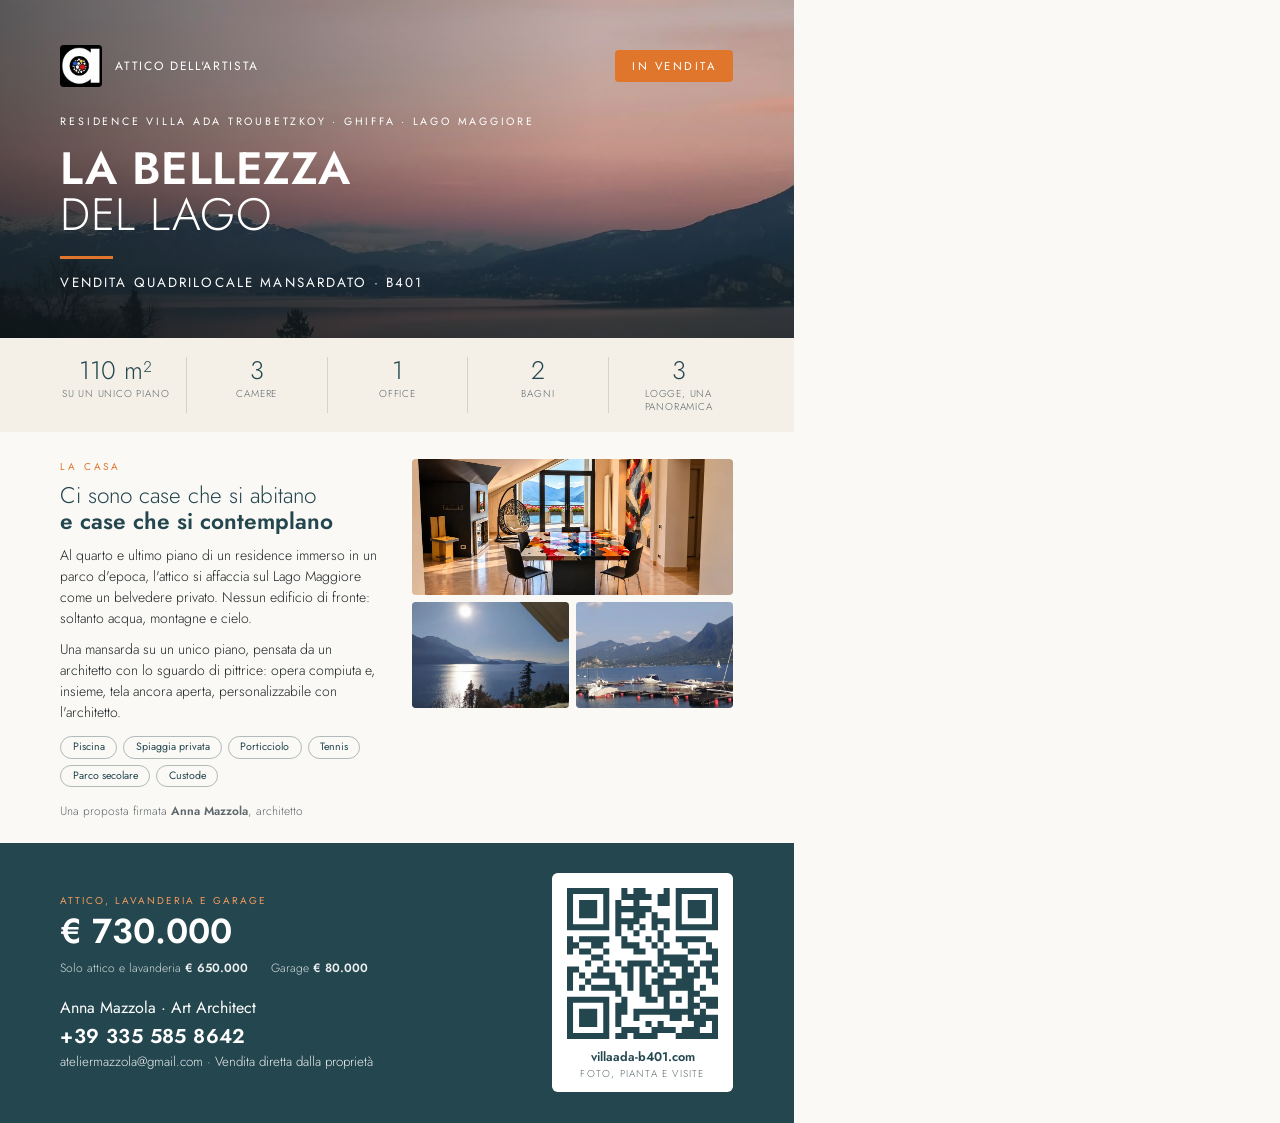
<file: _src/locandina/locandina.html>
<!doctype html>
<html lang="it">
<head>
<meta charset="utf-8">
<title>Locandina · Attico dell'Artista</title>
<link rel="preconnect" href="https://fonts.googleapis.com">
<link rel="preconnect" href="https://fonts.gstatic.com" crossorigin>
<link href="https://fonts.googleapis.com/css2?family=Jost:wght@300;400;600&display=swap" rel="stylesheet">
<style>
@page{size:A4;margin:0}
:root{--teal:#24474f;--cream:#f4efe7;--paper:#fbf9f5;--ink:#1c2326;--muted:#5d686c;--accent:#e0762b}
*{box-sizing:border-box}
html,body{margin:0;background:var(--paper)}
body{font:300 10.5pt/1.5 "Jost",sans-serif;color:var(--ink);-webkit-print-color-adjust:exact;print-color-adjust:exact}
.page{width:210mm;height:297mm;overflow:hidden;display:flex;flex-direction:column}
strong{font-weight:600}

/* hero */
.hero{position:relative;height:138mm;display:flex;flex-direction:column;justify-content:space-between;padding:12mm 16mm 12mm;color:#fff;background:#0e161a url(../../img/hero-1598.webp) center 62%/cover}
.hero::after{content:"";position:absolute;inset:0;background:linear-gradient(90deg,rgba(14,22,26,.62),rgba(14,22,26,.12) 75%),linear-gradient(0deg,rgba(14,22,26,.55),transparent 55%)}
.hero>*{position:relative;z-index:1}
.top{display:flex;justify-content:space-between;align-items:center}
.brand{display:flex;align-items:center;gap:3.5mm;text-transform:uppercase;letter-spacing:.14em;font-size:9pt;font-weight:400}
.brand img{width:11mm;height:11mm;border-radius:1mm}
.tag{background:var(--accent);padding:2mm 4.5mm;border-radius:1mm;text-transform:uppercase;letter-spacing:.22em;font-size:8.5pt;font-weight:400}
.hero-txt{}
.kicker{text-transform:uppercase;letter-spacing:.26em;font-size:8pt;font-weight:400;margin-bottom:4mm}
h1{font-weight:300;font-size:34pt;line-height:1.02;margin:0 0 5mm;text-transform:uppercase;letter-spacing:.01em}
h1 strong{font-weight:600}
.bar{width:14mm;height:.8mm;background:var(--accent);margin-bottom:3.5mm}
.sub{text-transform:uppercase;letter-spacing:.16em;font-size:10pt;font-weight:400}

/* fatti */
.facts{display:grid;grid-template-columns:repeat(5,1fr);background:var(--cream);padding:5mm 12mm;text-align:center}
.facts div{padding:0 2mm;border-left:.25mm solid rgba(0,0,0,.12)}
.facts div:first-child{border:0}
.facts b{display:block;font-weight:300;font-size:19pt;line-height:1.1;color:var(--teal)}
.facts span{display:block;font-size:7.5pt;line-height:1.25;text-transform:uppercase;letter-spacing:.08em;color:var(--muted);margin-top:1mm}

/* corpo */
.body{flex:1;display:grid;grid-template-columns:1fr 1fr;gap:8mm;padding:7mm 16mm 0}
.eyebrow{text-transform:uppercase;letter-spacing:.28em;font-size:7.5pt;font-weight:400;color:var(--accent);margin-bottom:2.5mm}
h2{font-weight:300;font-size:17pt;line-height:1.12;margin:0 0 3mm;color:var(--teal)}
h2 strong{font-weight:600}
p{margin:0 0 2.5mm}
.photos{display:grid;grid-template-columns:1fr 1fr;grid-template-rows:36mm 28mm;gap:2mm}
.photos div{background:center/cover;border-radius:1mm}
.photos .big{grid-column:1/3}
.amen{display:flex;flex-wrap:wrap;gap:1.6mm;margin-top:3.5mm}
.amen span{border:.25mm solid rgba(36,71,79,.35);color:var(--teal);border-radius:10mm;padding:.6mm 3mm;font-size:8pt;font-weight:400}
.by{margin-top:4mm;font-size:9pt;color:var(--muted)}

/* piede */
.foot{display:grid;grid-template-columns:1fr auto;gap:10mm;align-items:center;background:var(--teal);color:#e8ecec;padding:8mm 16mm;margin-top:6mm}
.price-l{text-transform:uppercase;letter-spacing:.2em;font-size:7.5pt;color:#f29a5c;font-weight:400}
.price{font-size:26pt;font-weight:600;color:#fff;line-height:1.1;margin:1mm 0 .5mm}
.price-s{font-size:9pt;opacity:.85}
.price-rows{display:flex;gap:6mm;font-size:9pt;margin:2.5mm 0 5mm;opacity:.9}
.price-rows b{color:#fff;font-weight:600}
.ct{font-size:10pt;line-height:1.55}
.ct .n{font-size:12pt;color:#fff;font-weight:400}
.ct .tel{font-size:15pt;color:#fff;font-weight:600;letter-spacing:.02em}
.qr{background:#fff;border-radius:1.5mm;padding:4mm 4mm 3mm;text-align:center;color:var(--teal)}
.qr img{width:40mm;height:40mm;display:block}
.qr .u{font-weight:600;font-size:9.5pt;margin-top:2mm}
.qr .h{font-size:7.5pt;text-transform:uppercase;letter-spacing:.12em;color:var(--muted)}
</style>
</head>
<body>
<div class="page">
  <header class="hero">
    <div class="top"><div class="brand"><img src="../../img/logo-125.webp" alt="">Attico dell'Artista</div>
    <div class="tag">In vendita</div></div>
    <div class="hero-txt">
      <div class="kicker">Residence Villa Ada Troubetzkoy · Ghiffa · Lago Maggiore</div>
      <h1><strong>La bellezza</strong><br>del lago</h1>
      <div class="bar"></div>
      <div class="sub">Vendita quadrilocale mansardato · B401</div>
    </div>
  </header>

  <section class="facts">
    <div><b>110 m²</b><span>su un unico piano</span></div>
    <div><b>3</b><span>camere</span></div>
    <div><b>1</b><span>office</span></div>
    <div><b>2</b><span>bagni</span></div>
    <div><b>3</b><span>logge, una panoramica</span></div>
  </section>

  <section class="body">
    <div>
      <div class="eyebrow">La casa</div>
      <h2>Ci sono case che si abitano<br><strong>e case che si contemplano</strong></h2>
      <p>Al quarto e ultimo piano di un residence immerso in un parco d'epoca, l'attico si affaccia sul Lago Maggiore come un belvedere privato. Nessun edificio di fronte: soltanto acqua, montagne e cielo.</p>
      <p>Una mansarda su un unico piano, pensata da un architetto con lo sguardo di pittrice: opera compiuta e, insieme, tela ancora aperta, personalizzabile con l'architetto.</p>
      <div class="amen"><span>Piscina</span><span>Spiaggia privata</span><span>Porticciolo</span><span>Tennis</span><span>Parco secolare</span><span>Custode</span></div>
      <div class="by">Una proposta firmata <strong>Anna Mazzola</strong>, architetto</div>
    </div>
    <div class="photos">
      <div class="big" style="background-image:url(../../img/r2-arredata-1280.webp)"></div>
      <div style="background-image:url(../../img/vista-06-1280.webp)"></div>
      <div style="background-image:url(../../img/porto-1280.webp)"></div>
    </div>
  </section>

  <footer class="foot">
    <div>
      <div class="price-l">Attico, lavanderia e garage</div>
      <div class="price">€ 730.000</div>
      <div class="price-rows"><span>Solo attico e lavanderia <b>€ 650.000</b></span><span>Garage <b>€ 80.000</b></span></div>
      <div class="ct">
        <div class="n">Anna Mazzola · Art Architect</div>
        <div class="tel">+39 335 585 8642</div>
        <div>ateliermazzola@gmail.com · Vendita diretta dalla proprietà</div>
      </div>
    </div>
    <div class="qr">
      <img src="qr.svg" alt="QR code villaada-b401.com">
      <div class="u">villaada-b401.com</div>
      <div class="h">Foto, pianta e visite</div>
    </div>
  </footer>
</div>
</body>
</html>
</file>
<file: style.css>
:root{--teal:#24474f;--teal-2:#2d5a64;--cream:#f4efe7;--paper:#fbf9f5;--ink:#1c2326;--muted:#5d686c;--accent:#e0762b;--accent-d:#c4611a;--line:rgba(0,0,0,.1);--r:4px;--f:"Jost","Century Gothic","Futura",system-ui,sans-serif}
*,*::before,*::after{box-sizing:border-box}
html{scroll-behavior:smooth;-webkit-text-size-adjust:100%}
body{margin:0;font:300 17px/1.65 var(--f);color:var(--ink);background:var(--paper)}
img{max-width:100%;height:auto;display:block}
a{color:inherit}
h1,h2,h3{font-weight:300;line-height:1.12;margin:0 0 .5em}
strong,b{font-weight:600}
p{margin:0 0 1em}
figure{margin:0}
.wrap{width:min(1180px,100% - 32px);margin-inline:auto}
.skip{position:absolute;left:-999px}.skip:focus{left:16px;top:16px;z-index:99;background:#fff;padding:8px}

/* nav */
.nav{position:fixed;inset:0 0 auto;z-index:50;display:flex;align-items:center;justify-content:space-between;padding:10px 24px;color:#fff;transition:background .3s,box-shadow .3s}
.nav.solid{background:rgba(28,40,44,.94);backdrop-filter:blur(8px);box-shadow:0 1px 0 rgba(255,255,255,.06)}
.brand{display:flex;align-items:center;gap:10px;text-decoration:none;font-weight:400;letter-spacing:.08em;text-transform:uppercase;font-size:13px}
.brand img{border-radius:3px}
.nav nav{display:flex;align-items:center;gap:26px;font-size:14px;letter-spacing:.04em}
.nav nav a{text-decoration:none;opacity:.9}.nav nav a:hover{opacity:1}
.burger{display:none;background:none;border:0;padding:10px;cursor:pointer}
.burger span{display:block;width:24px;height:2px;background:#fff;margin:5px 0;transition:.3s}
@media (max-width:1180px){
 .burger{display:block}
 .nav nav{position:fixed;inset:56px 0 auto;flex-direction:column;align-items:stretch;gap:0;background:rgba(28,40,44,.98);padding:8px 24px 24px;transform:translateY(-130%);transition:transform .3s}
 .nav nav a{padding:14px 0;border-bottom:1px solid rgba(255,255,255,.1)}
 .nav nav .btn{margin-top:16px;text-align:center;border:0}
 .nav.open nav{transform:none}.nav.open{background:rgba(28,40,44,.98)}
 .nav.open .burger span:first-child{transform:translateY(3.5px) rotate(45deg)}.nav.open .burger span:last-child{transform:translateY(-3.5px) rotate(-45deg)}
}

/* buttons */
.btn{display:inline-block;background:var(--accent);color:#fff;text-decoration:none;padding:14px 26px;border-radius:var(--r);font-weight:400;letter-spacing:.03em;border:1px solid var(--accent);transition:background .2s}
.btn:hover{background:var(--accent-d);border-color:var(--accent-d)}
.btn-s{padding:9px 18px}
.btn-ghost{background:transparent;border-color:currentColor}.btn-ghost:hover{background:rgba(255,255,255,.12);border-color:currentColor}
.link{color:var(--accent);text-decoration:none;font-weight:400}.link:hover{text-decoration:underline}

/* hero */
.hero{position:relative;min-height:100svh;display:flex;align-items:flex-end;color:#fff;overflow:hidden;background:#40404f}
.hero-bg,.oh-bg{position:absolute;inset:0;width:100%;height:100%;object-fit:cover}
.hero::after{content:"";position:absolute;inset:0;background:linear-gradient(180deg,rgba(0,0,0,.35) 0%,rgba(0,0,0,0) 35%,rgba(0,0,0,.15) 60%,rgba(0,0,0,.55) 100%)}
.hero-c{position:relative;z-index:1;padding:120px 0 clamp(48px,9vh,96px)}
.kicker{text-transform:uppercase;letter-spacing:.28em;font-size:12px;font-weight:400;margin-bottom:1.5em}
.hero h1{font-size:clamp(44px,8.5vw,108px);text-transform:uppercase;letter-spacing:.01em;line-height:1;margin-bottom:.4em}
.hero-sub{font-size:clamp(15px,1.6vw,18px);letter-spacing:.06em;text-transform:uppercase}
.hero-sub em{text-transform:none;letter-spacing:0;opacity:.85}
.hero-cta{display:flex;flex-wrap:wrap;gap:12px;margin-top:28px}

/* intro + facts */
.intro{display:grid;grid-template-columns:1fr 280px;gap:clamp(32px,6vw,96px);align-items:center;padding:clamp(64px,10vw,128px) 0}
.intro-t p{font-size:18px;max-width:60ch}
.h-lite{font-size:clamp(32px,4.6vw,56px)}
.intro-art img{border-radius:var(--r);box-shadow:0 30px 60px -30px rgba(0,0,0,.4)}
@media (max-width:800px){.intro{grid-template-columns:1fr}.intro-art{max-width:240px;margin:auto}}
.facts{background:var(--cream);border-block:1px solid var(--line)}
.facts ul{list-style:none;margin:auto;padding:28px 0;display:grid;grid-template-columns:repeat(6,1fr);gap:16px;text-align:center}
.facts b{display:block;font-size:clamp(28px,3.4vw,40px);font-weight:300;color:var(--teal)}
.facts span{font-size:13px;text-transform:uppercase;letter-spacing:.12em;color:var(--muted)}
@media (max-width:800px){.facts ul{grid-template-columns:repeat(3,1fr);row-gap:24px}}

/* sections */
.sec{padding:clamp(72px,10vw,128px) 0}
.sec.dark{background:var(--teal);color:#eef3f3}
.sec.cream{background:var(--cream)}
.eyebrow{text-transform:uppercase;letter-spacing:.3em;font-size:12px;font-weight:400;color:var(--accent);margin-bottom:1.2em}
.dark .eyebrow{color:#f29a5c}
.lead{font-size:18px;max-width:68ch}
.muted{color:var(--muted)}
.dark .muted{color:#bcd0d2}
.note{font-size:14px;font-style:italic;opacity:.75;margin-top:24px}
.sub{font-size:clamp(24px,3vw,34px)}
h3{font-size:22px;font-weight:400}
.split{display:grid;grid-template-columns:1fr 1fr;gap:clamp(32px,5vw,72px);align-items:center}
.split+.split,.wrap+.wrap{margin-top:clamp(48px,7vw,88px)}
@media (max-width:800px){.split{grid-template-columns:1fr}}
.split figure img,.trio img,.mini img,.card img,.gallery img,.duo img{border-radius:var(--r)}
.narrow{max-width:340px;justify-self:center}
figcaption{font-size:12px;text-transform:uppercase;letter-spacing:.2em;margin-top:12px;text-align:center;opacity:.8}

/* gallery */
.gallery{display:grid;grid-template-columns:repeat(3,1fr);gap:10px;margin-top:48px;grid-auto-flow:dense}
.g-item img{width:100%;aspect-ratio:16/9;object-fit:cover}
.g-item.wide{grid-column:span 2;grid-row:span 2}
.g-item.wide img{height:100%}
@media (max-width:700px){.gallery{grid-template-columns:1fr 1fr}.g-item.wide{grid-column:span 2;grid-row:auto}}
a.lb{display:block;overflow:hidden;border-radius:var(--r);cursor:zoom-in}
a.lb img{transition:transform .6s ease}
a.lb:hover img{transform:scale(1.03)}

/* trio, cards, mini */
.trio{display:grid;grid-template-columns:repeat(3,1fr);gap:16px}
.trio img{width:100%;aspect-ratio:4/3;object-fit:cover}
.roles{margin:40px 0}.roles img{filter:grayscale(1)}
.styles{margin-top:40px}
@media (max-width:700px){.trio{grid-template-columns:1fr}}
.cards{display:grid;grid-template-columns:repeat(3,1fr);gap:24px}
.card{background:#fff;border-radius:var(--r);overflow:hidden;box-shadow:0 1px 2px rgba(0,0,0,.05),0 12px 32px -20px rgba(0,0,0,.25)}
.card a.lb,.card img{border-radius:0}
.card img{width:100%;aspect-ratio:3/2;object-fit:cover}
.card-b{padding:22px 24px 26px}
.card-b p{font-size:15.5px;color:var(--muted);margin:0}
@media (max-width:900px){.cards{grid-template-columns:1fr 1fr}}
@media (max-width:600px){.cards{grid-template-columns:1fr}}
.mini{display:grid;grid-template-columns:repeat(5,1fr);gap:10px}
.mini img{width:100%;aspect-ratio:1;object-fit:cover}
@media (max-width:700px){.mini{grid-template-columns:repeat(3,1fr)}.mini figure:nth-child(n+4){display:none}}
.map figure{order:0}

/* mansarda */
.tags{list-style:none;padding:0;margin:24px 0 0;display:flex;flex-wrap:wrap;gap:8px}
.tags li{border:1px solid var(--teal);color:var(--teal);padding:6px 14px;border-radius:99px;font-size:14px}
.rooms{display:grid;gap:clamp(40px,6vw,72px);margin-top:40px}
.room{display:grid;grid-template-columns:3fr 2fr;gap:clamp(24px,4vw,56px);align-items:center}
.room:nth-child(even){grid-template-columns:2fr 3fr}.room:nth-child(even) .ba{order:2}
@media (max-width:900px){.room,.room:nth-child(even){grid-template-columns:1fr}.room:nth-child(even) .ba{order:0}}
.num{display:block;font-size:72px;line-height:1;color:var(--accent);font-weight:300}
.room-t p{color:var(--muted)}
.ba{position:relative;overflow:hidden;border-radius:var(--r);aspect-ratio:16/9;background:#ddd;touch-action:pan-y}
.ba img{position:absolute;inset:0;width:100%;height:100%;object-fit:cover}
.ba-top{clip-path:inset(0 calc(100% - var(--p)) 0 0)}
.ba::after{content:"";position:absolute;top:0;bottom:0;left:var(--p);width:2px;margin-left:-1px;background:#fff;box-shadow:0 0 8px rgba(0,0,0,.4);pointer-events:none}
.ba input{position:absolute;inset:0;width:100%;height:100%;margin:0;opacity:0;cursor:ew-resize}
.ba-l,.ba-r{position:absolute;bottom:12px;font-size:11px;text-transform:uppercase;letter-spacing:.18em;background:rgba(0,0,0,.55);color:#fff;padding:5px 10px;border-radius:2px;pointer-events:none}
.ba-l{left:12px}.ba-r{right:12px}
.ba .knob{position:absolute;top:50%;left:var(--p);width:44px;height:44px;margin:-22px 0 0 -22px;border-radius:50%;background:#fff;box-shadow:0 2px 10px rgba(0,0,0,.3);pointer-events:none;display:grid;place-items:center;font-size:16px;color:var(--ink);z-index:1}
.ba input:focus-visible~.knob{outline:3px solid var(--accent)}
.legend{columns:1;padding-left:1.4em;margin:0}
.legend li{padding:6px 0;border-bottom:1px solid var(--line)}
.legend li::marker{color:var(--accent);font-weight:600}
.details{display:grid;grid-template-columns:repeat(3,1fr);gap:24px}
.details article{background:var(--paper);padding:28px;border-radius:var(--r);border-top:3px solid var(--accent)}
.details p{font-size:15.5px;color:var(--muted);margin:0}
@media (max-width:900px){.details{grid-template-columns:1fr 1fr}}
@media (max-width:600px){.details{grid-template-columns:1fr}}
.duo{display:grid;grid-template-columns:repeat(2,minmax(0,280px));gap:24px;justify-content:center}

/* quote, steps */
blockquote{margin:0;max-width:820px;font-size:clamp(18px,2vw,22px);font-style:italic;border-left:3px solid var(--accent);padding-left:24px}
cite{display:block;margin-top:16px;font-size:12px;font-style:normal;text-transform:uppercase;letter-spacing:.3em;opacity:.7}
.steps{list-style:none;padding:0;margin:24px 0 0;display:grid;grid-template-columns:repeat(3,1fr);gap:20px}
.steps li{background:var(--paper);color:var(--ink);padding:28px;border-radius:var(--r)}
.steps span{color:var(--accent);font-size:14px;letter-spacing:.2em}
.steps h3{font-style:italic;font-size:28px;margin:.3em 0 .4em}
.steps p{color:var(--muted);font-size:15.5px;margin:0}
@media (max-width:800px){.steps{grid-template-columns:1fr}}

/* open house + contact */
.oh,.contact{position:relative;color:#fff;overflow:hidden;background:#3a4650}
.oh::before,.contact::before{content:"";position:absolute;inset:0;z-index:1;background:linear-gradient(90deg,rgba(15,25,30,.75),rgba(15,25,30,.2))}
.contact::before{background:rgba(15,20,25,.55)}
.oh-c,.contact-c{position:relative;z-index:2}
.oh-c{max-width:640px;margin-left:max(16px,(100% - 1180px)/2)}
.oh-c p{font-size:18px}
.price{max-width:760px;background:var(--ink);color:#e8ecec;border-radius:var(--r);overflow:hidden;margin-top:32px}
.price>div{display:flex;justify-content:space-between;gap:16px;padding:18px 24px;border-bottom:1px solid rgba(255,255,255,.08);align-items:baseline}
.price-main{background:var(--accent);color:#fff}
.price-main b{font-size:clamp(26px,3vw,34px);font-weight:400;white-space:nowrap}
.price-row b{font-weight:400;white-space:nowrap}
.price span{font-size:15px}
@media (max-width:520px){.price>div{flex-direction:column;gap:2px}}
.contact{min-height:90svh;display:grid;place-items:center;text-align:center;padding:96px 16px}
.contact .avatar{width:150px;height:150px;border-radius:50%;object-fit:cover;margin:0 auto 24px;border:3px solid #fff}
.contact h2{font-size:clamp(40px,6vw,72px)}
.contact-cta{display:flex;flex-wrap:wrap;gap:12px;justify-content:center;margin:24px 0}
.contact .link{color:#fff;opacity:.85}
.foot{padding:32px 0;font-size:13px;color:var(--muted);text-align:center}
.foot p{margin:4px 0}

/* lightbox */
dialog#lb{border:0;padding:0;background:transparent;max-width:100vw;max-height:100vh;width:100vw;height:100vh}
dialog#lb::backdrop{background:rgba(10,14,16,.94)}
#lb figure{height:100%;display:grid;place-items:center;padding:48px 64px}
#lb img{max-height:calc(100vh - 120px);width:auto;object-fit:contain;border-radius:2px}
#lb figcaption{color:#ddd;text-transform:none;letter-spacing:.02em;font-size:14px}
#lb button{position:fixed;background:rgba(255,255,255,.08);color:#fff;border:0;font-size:36px;width:52px;height:52px;border-radius:50%;cursor:pointer;line-height:1;z-index:2}
#lb button:hover{background:rgba(255,255,255,.2)}
.lb-x{top:16px;right:16px}.lb-p{left:12px;top:50%;margin-top:-26px}.lb-n{right:12px;top:50%;margin-top:-26px}
@media (max-width:600px){#lb figure{padding:56px 8px}}

/* reveal */
@media (prefers-reduced-motion:no-preference){
 .rv{opacity:0;transform:translateY(24px);transition:opacity .8s ease,transform .8s ease}
 .rv.in{opacity:1;transform:none}
}
@media (prefers-reduced-motion:reduce){html{scroll-behavior:auto}}
section[id]{scroll-margin-top:56px}

/* lingue */
.langs{display:flex;gap:2px;margin-left:auto;margin-right:20px;order:2;font-size:12px;letter-spacing:.08em}
.nav nav{order:3}.burger{order:4}
.langs a,.foot-langs a{text-decoration:none;padding:6px 7px;border-radius:3px;opacity:.7}
.langs a:hover,.foot-langs a:hover{opacity:1}
.langs a[aria-current],.foot-langs a[aria-current]{opacity:1;font-weight:600;box-shadow:inset 0 -2px 0 var(--accent)}
.foot-langs{margin-top:12px!important;display:flex;justify-content:center;gap:4px}
@media (max-width:1180px){.langs{margin-right:4px}}
@media (max-width:480px){.brand span{display:none}.langs a{padding:6px 5px}}
.suggest{position:fixed;left:50%;bottom:16px;transform:translateX(-50%);z-index:60;display:flex;align-items:center;gap:12px;background:var(--ink);color:#fff;padding:10px 10px 10px 18px;border-radius:6px;box-shadow:0 10px 30px rgba(0,0,0,.3);font-size:14px;max-width:calc(100% - 32px)}
.suggest .btn{padding:7px 14px}
.suggest button{background:none;border:0;color:#fff;font-size:20px;cursor:pointer;opacity:.7;padding:0 6px}
@media (max-width:600px){.suggest{left:12px;right:12px;bottom:12px;transform:none;max-width:none}.suggest span{flex:1}}
</file>
